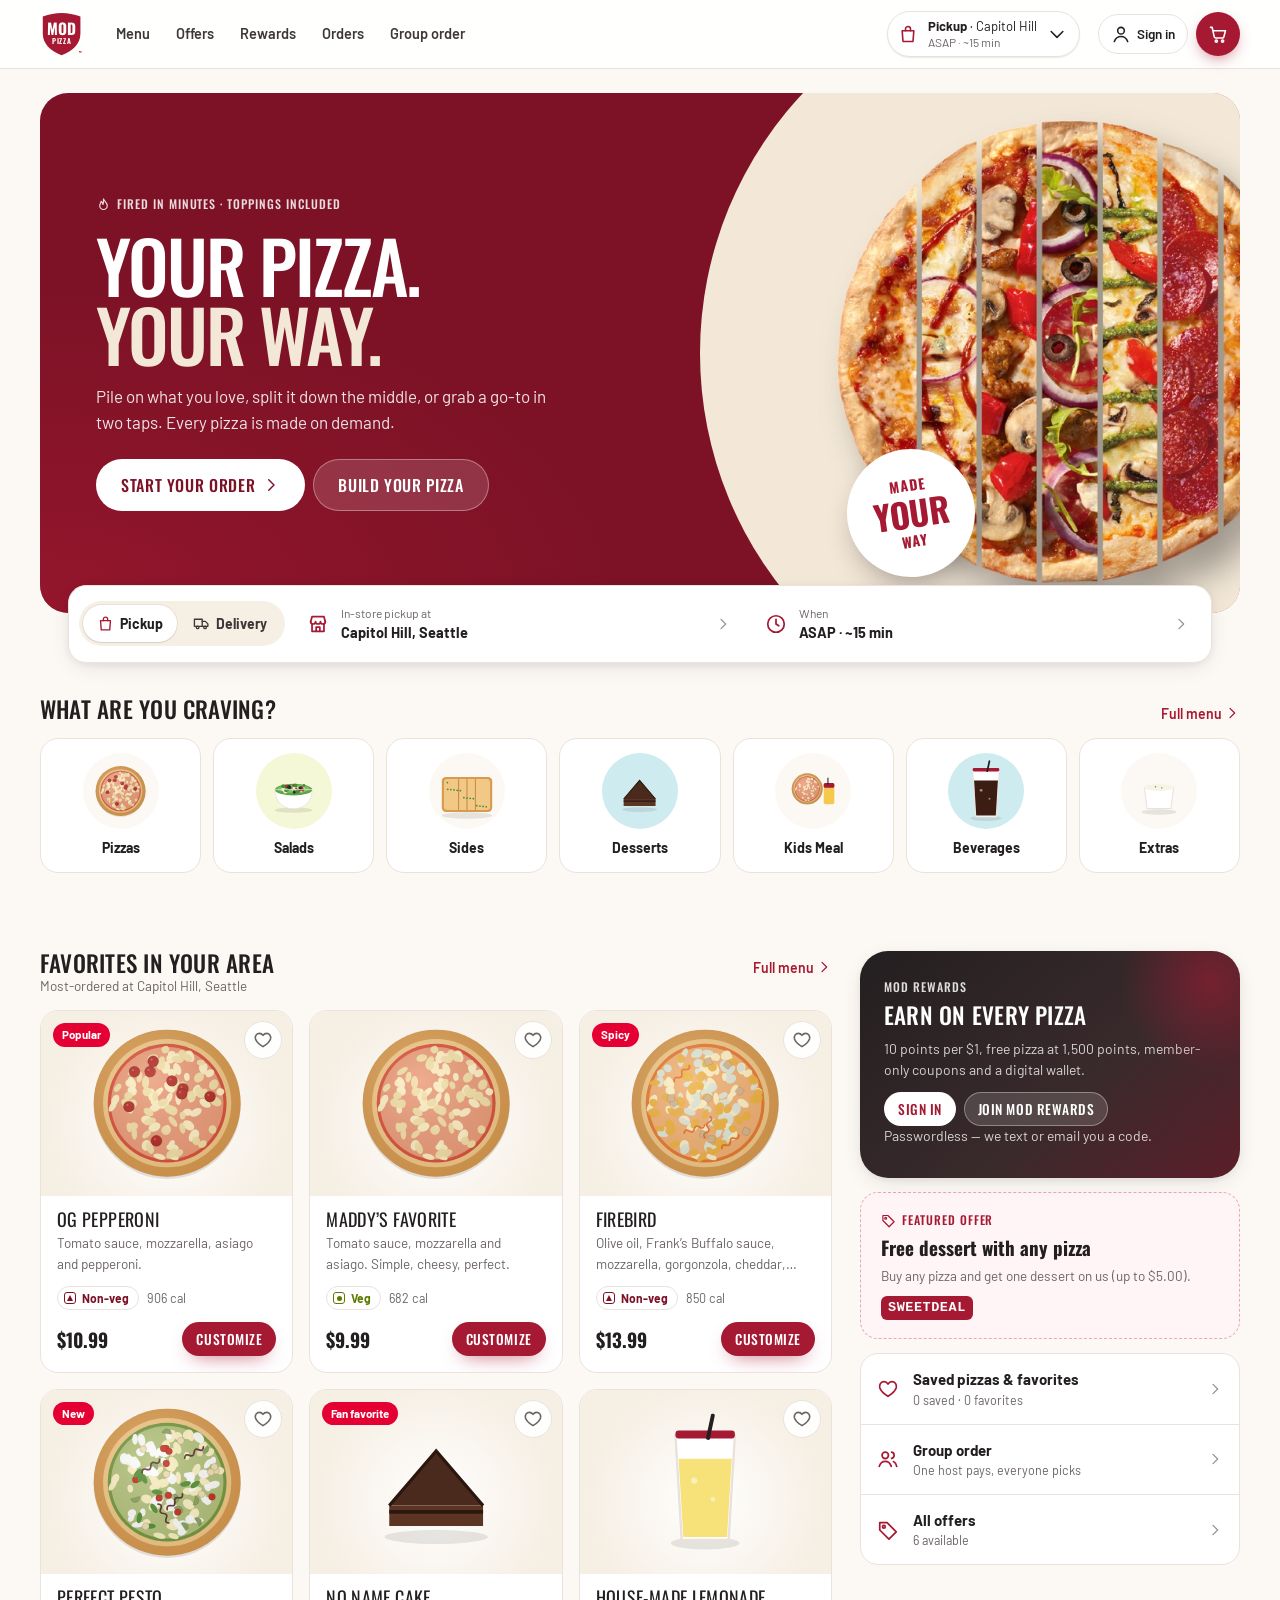
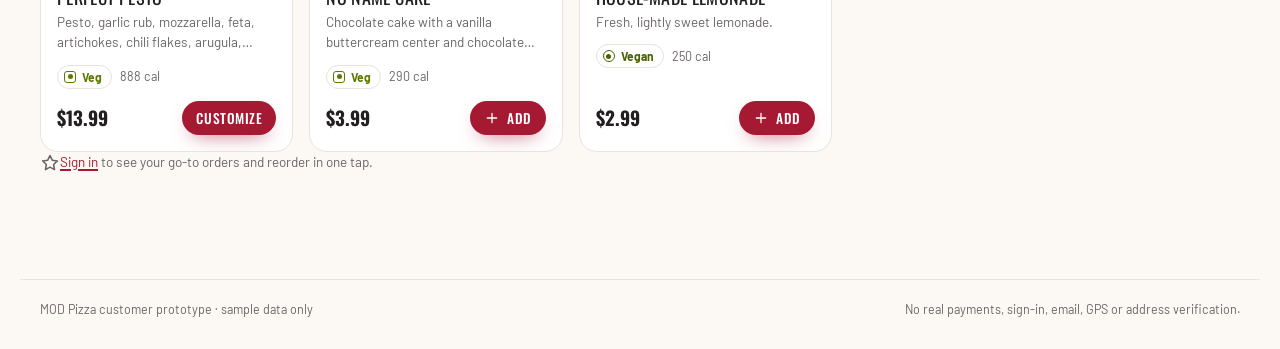
<file: index.html>
<!DOCTYPE html>
<html lang="en">
<head>
  <meta charset="utf-8">
  <meta name="viewport" content="width=device-width, initial-scale=1, viewport-fit=cover">
  <meta name="theme-color" content="#a61932">
  <meta name="description" content="MOD Pizza customer ordering prototype — browse, customize, order, track and earn rewards.">
  <title>MOD Pizza</title>
  <link rel="icon" href="favicon.svg">
  <link rel="preconnect" href="https://fonts.googleapis.com">
  <link rel="preconnect" href="https://fonts.gstatic.com" crossorigin>
  <link href="https://fonts.googleapis.com/css2?family=Oswald:wght@400;500;600;700&family=Barlow:wght@400;500;600;700&display=swap" rel="stylesheet">
  <link rel="stylesheet" href="css/styles.css">
</head>
<body>
  <a class="skip-link" href="#main" onclick="event.preventDefault();var m=document.getElementById('main');var h=m.querySelector('h1');(h||m).focus();">Skip to content</a>
  <header class="app-header" id="app-header"></header>
  <main id="main" tabindex="-1"></main>
  <footer class="app-footer">
    <span>MOD Pizza customer prototype · sample data only</span>
    <span>No real payments, sign-in, email, GPS or address verification.</span>
  </footer>
  <nav class="tabbar" id="tabbar" aria-label="Main"></nav>
  <div id="dialog-root"></div>
  <div id="toast-root" aria-hidden="true"></div>
  <div id="live-polite" class="sr-only" aria-live="polite" aria-atomic="true"></div>
  <div id="live-assertive" class="sr-only" aria-live="assertive" aria-atomic="true"></div>
  <noscript><p style="padding:24px">This prototype needs JavaScript enabled.</p></noscript>

  <script src="js/data.js"></script>
  <script src="js/core.js"></script>
  <script src="js/ui.js"></script>
  <script src="js/views.js"></script>
  <script src="js/builder.js"></script>
  <script src="js/app.js"></script>
  <script src="vendor/jspdf.umd.min.js" defer></script>
</body>
</html>
</file>
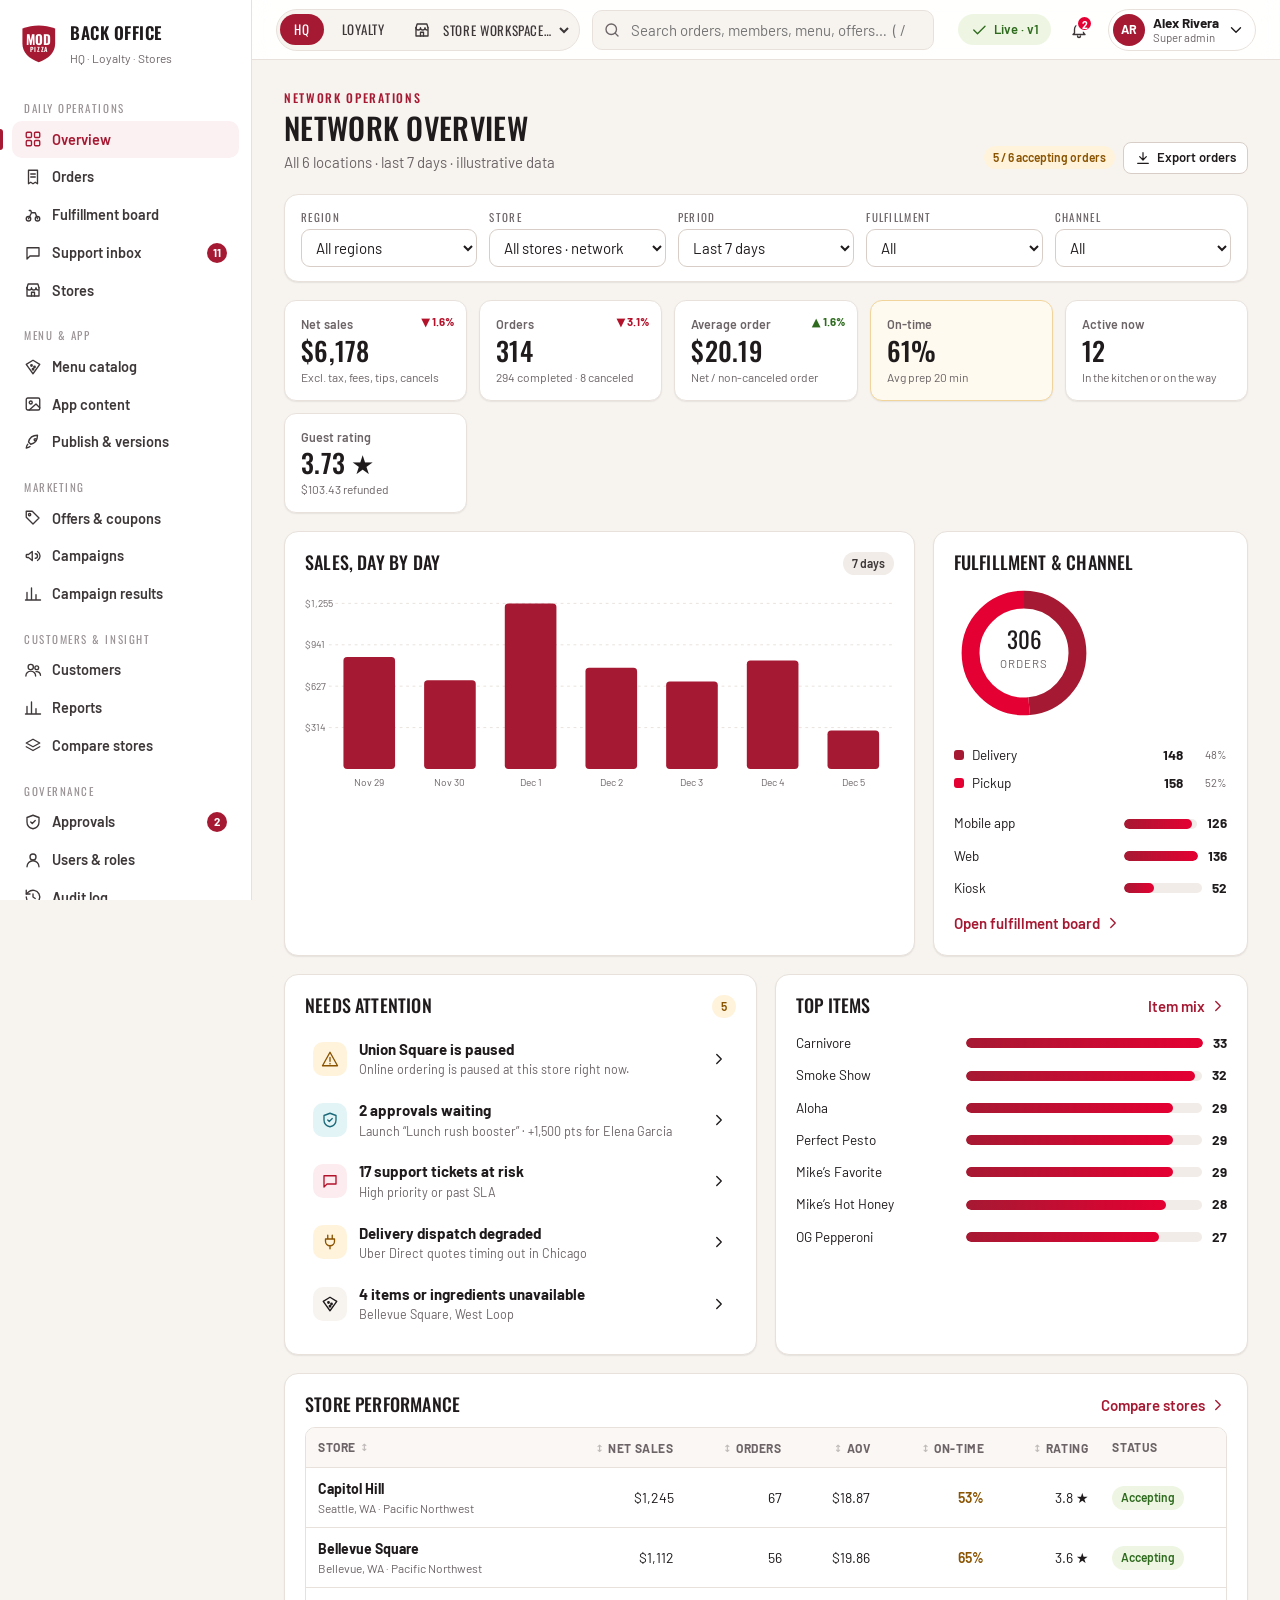
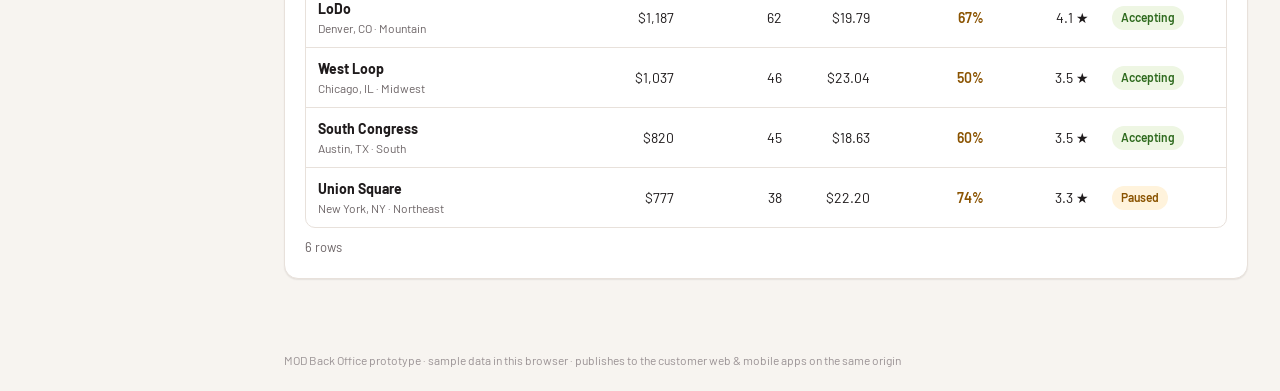
<file: backend/index.html>
<!DOCTYPE html>
<html lang="en">
<head>
  <meta charset="utf-8">
  <meta name="viewport" content="width=device-width, initial-scale=1">
  <meta name="theme-color" content="#a61932">
  <meta name="robots" content="noindex">
  <title>MOD Back Office</title>
  <link rel="icon" href="../favicon.svg">
  <link rel="preconnect" href="https://fonts.googleapis.com">
  <link rel="preconnect" href="https://fonts.gstatic.com" crossorigin>
  <link href="https://fonts.googleapis.com/css2?family=Oswald:wght@400;500;600;700&family=Barlow:wght@400;500;600;700&display=swap" rel="stylesheet">
  <link rel="stylesheet" href="css/admin.css">
</head>
<body>
  <a class="skip" href="#main">Skip to content</a>
  <div class="shell">
    <aside class="sidebar" id="sidebar" aria-label="Workspace navigation"></aside>
    <div class="nav-scrim" data-act="nav-toggle"></div>
    <div class="shell-col">
      <header class="topbar" id="topbar"></header>
      <main id="main" class="main" tabindex="-1"></main>
      <footer class="foot">MOD Back Office prototype · sample data in this browser · publishes to the customer web &amp; mobile apps on the same origin</footer>
    </div>
  </div>
  <div id="overlay" hidden></div>
  <div id="toasts" class="toasts" aria-live="polite"></div>
  <noscript><p style="padding:24px">The back office needs JavaScript.</p></noscript>

  <!-- Shared catalog (same file the customer apps load) -->
  <script src="../js/data.js"></script>
  <script src="js/seed.js"></script>
  <script src="js/core.js"></script>
  <script src="js/ui.js"></script>
  <script src="js/app.js"></script>
  <script src="js/hq-ops.js"></script>
  <script src="js/hq-catalog.js"></script>
  <script src="js/hq-gov.js"></script>
  <script src="js/loyalty.js"></script>
  <script src="js/store.js"></script>
</body>
</html>
</file>
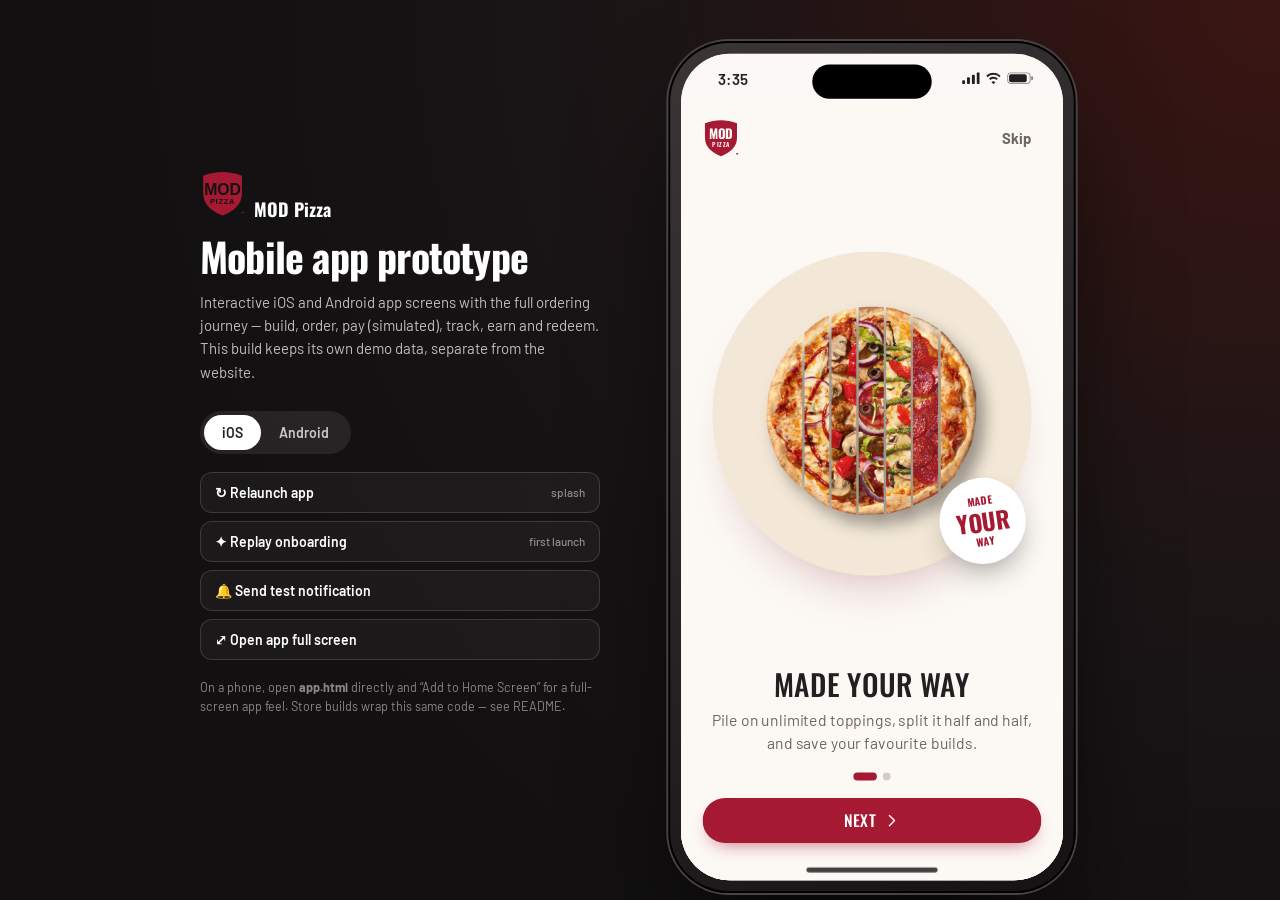
<file: mobile-app/index.html>
<!DOCTYPE html>
<html lang="en">
<head>
  <meta charset="utf-8">
  <meta name="viewport" content="width=device-width, initial-scale=1, viewport-fit=cover">
  <title>MOD Pizza app — device preview</title>
  <link rel="icon" href="favicon.svg">
  <link rel="preconnect" href="https://fonts.googleapis.com">
  <link href="https://fonts.googleapis.com/css2?family=Oswald:wght@400;500;600;700&family=Barlow:wght@400;500;600;700&display=swap" rel="stylesheet">
  <style>
    :root { --red: #a61932; --red-dark: #7d1226; --ink: #231f20; --cream: #f3e8d7; }
    * { box-sizing: border-box; }
    body { margin: 0; min-height: 100vh; font-family: 'Barlow', system-ui, sans-serif; color: #fff; background: radial-gradient(90% 120% at 100% 0%, #3a1512 0%, #1b1516 55%, #121011 100%); display: grid; grid-template-columns: minmax(280px, 400px) auto; justify-content: center; align-items: center; gap: 64px; padding: 32px; overflow: hidden; }
    .side h1 { font-family: 'Oswald', sans-serif; font-size: 40px; line-height: 1; margin: 14px 0 12px; letter-spacing: -.02em; }
    .side p { color: rgba(255, 255, 255, .72); line-height: 1.55; font-size: 15px; }
    .brand { display: inline-flex; align-items: baseline; gap: 6px; }
    .brand b { font-family: 'Oswald', sans-serif; background: var(--red); padding: 3px 10px 1px; border-radius: 9px; transform: rotate(-3deg); display: inline-block; font-size: 22px; }
    .brand span { font-family: 'Oswald', sans-serif; font-weight: 700; font-size: 18px; }
    .seg { display: inline-flex; background: rgba(255, 255, 255, .08); border-radius: 999px; padding: 4px; margin: 12px 0 18px; }
    .seg button { border: 0; background: none; color: rgba(255, 255, 255, .75); font: 600 14px 'Barlow', sans-serif; padding: 9px 18px; border-radius: 999px; cursor: pointer; }
    .seg button[aria-pressed="true"] { background: #fff; color: var(--ink); }
    .ctrls { display: grid; gap: 8px; }
    .ctrls button, .ctrls a { display: flex; align-items: center; gap: 10px; border: 1px solid rgba(255, 255, 255, .14); background: rgba(255, 255, 255, .04); color: #fff; font: 600 14px 'Barlow', sans-serif; padding: 11px 14px; border-radius: 12px; cursor: pointer; text-decoration: none; text-align: left; }
    .ctrls button:hover, .ctrls a:hover { background: rgba(255, 255, 255, .1); }
    .ctrls small { margin-left: auto; color: rgba(255, 255, 255, .5); font-weight: 500; }
    button:focus-visible, a:focus-visible { outline: 3px solid #fff; outline-offset: 2px; }
    .note { font-size: 12.5px !important; color: rgba(255, 255, 255, .5) !important; margin-top: 18px; }
    .stage { display: grid; place-items: center; height: calc(100vh - 64px); }
    .device { --w: 390px; --h: 844px; position: relative; width: calc(var(--w) + 26px); height: calc(var(--h) + 26px); border-radius: 62px; padding: 13px; background: linear-gradient(145deg, #3b3536, #151213); box-shadow: 0 0 0 2px #4a4344, 0 60px 120px -30px rgba(0, 0, 0, .8), inset 0 0 0 2px #000; transform-origin: center; }
    .device.android { border-radius: 44px; --h: 860px; }
    .screen { position: relative; width: var(--w); height: var(--h); border-radius: 50px; overflow: hidden; background: #fbf8f6; display: flex; flex-direction: column; }
    .android .screen { border-radius: 32px; }
    .status { flex: none; height: 50px; display: flex; align-items: center; justify-content: space-between; padding: 0 30px 0 38px; color: #231f20; font: 600 15.5px -apple-system, 'Barlow', sans-serif; background: #fbf8f6; position: relative; z-index: 2; }
    .android .status { height: 34px; padding: 0 20px; font: 500 13.5px 'Roboto', 'Barlow', sans-serif; background: #fff; }
    .island { position: absolute; left: 50%; top: 11px; transform: translateX(-50%); width: 122px; height: 35px; border-radius: 20px; background: #000; }
    .android .island { width: 12px; height: 12px; top: 11px; border-radius: 50%; }
    .status .icons { display: flex; gap: 6px; align-items: center; }
    .status svg { height: 12px; fill: #231f20; }
    iframe { flex: 1; width: 100%; border: 0; display: block; background: #fbf8f6; }
    .homebar { flex: none; height: 22px; display: grid; place-items: center; background: transparent; position: absolute; bottom: 0; left: 0; right: 0; pointer-events: none; z-index: 3; }
    .homebar span { width: 134px; height: 5px; border-radius: 99px; background: #231f20; opacity: .85; }
    .android .homebar span { width: 108px; height: 4px; }
    @media (max-width: 900px) { body { grid-template-columns: 1fr; padding: 0; } .side { display: none; } .stage { height: 100vh; } }
    @media (max-width: 500px) { body { display: block; } .stage { display: none; } }
  </style>
</head>
<body>
  <section class="side" aria-label="Preview controls">
    <span class="brand"><img src="favicon.svg" alt="MOD Pizza" width="48" height="46" referrerpolicy="no-referrer" onerror="this.outerHTML='<b>MOD</b>'"><span>MOD Pizza</span></span>
    <h1>Mobile app prototype</h1>
    <p>Interactive iOS and Android app screens with the full ordering journey — build, order, pay (simulated), track, earn and redeem. This build keeps its own demo data, separate from the website.</p>
    <div class="seg" role="group" aria-label="Platform"><button id="p-ios" aria-pressed="true">iOS</button><button id="p-android" aria-pressed="false">Android</button></div>
    <div class="ctrls">
      <button id="c-restart">↻ Relaunch app <small>splash</small></button>
      <button id="c-onboard">✦ Replay onboarding <small>first launch</small></button>
      <button id="c-push">🔔 Send test notification</button>
      <a id="c-full" href="app.html?standalone=1" target="_blank" rel="noopener">⤢ Open app full screen</a>
    </div>
    <p class="note">On a phone, open <strong>app.html</strong> directly and “Add to Home Screen” for a full-screen app feel. Store builds wrap this same code — see README.</p>
  </section>
  <div class="stage"><div class="device ios" id="device">
    <div class="screen">
      <div class="status" aria-hidden="true"><span id="clock">9:41</span><span class="island"></span>
        <span class="icons"><svg viewBox="0 0 18 12"><rect x="0" y="8" width="3" height="4" rx="1"/><rect x="5" y="5" width="3" height="7" rx="1"/><rect x="10" y="2.5" width="3" height="9.5" rx="1"/><rect x="15" y="0" width="3" height="12" rx="1"/></svg><svg viewBox="0 0 16 12"><path d="M8 2.5c2.3 0 4.4.9 6 2.4l1.3-1.4A10.6 10.6 0 0 0 8 .5C5.2.5 2.6 1.6.7 3.5L2 4.9a8.6 8.6 0 0 1 6-2.4zm0 4c1.2 0 2.3.5 3.1 1.2l1.4-1.4A6.5 6.5 0 0 0 8 4.5c-1.8 0-3.4.7-4.5 1.8l1.4 1.4A4.4 4.4 0 0 1 8 6.5zM8 12l2-2a2.8 2.8 0 0 0-4 0z"/></svg><svg viewBox="0 0 27 12"><rect x=".5" y=".5" width="23" height="11" rx="3" fill="none" stroke="#231f20" opacity=".5"/><rect x="2" y="2" width="18" height="8" rx="2"/><rect x="24.5" y="4" width="2" height="4" rx="1" opacity=".5"/></svg></span></div>
      <iframe id="app" title="MOD Pizza app" src="app.html?platform=ios"></iframe>
      <div class="homebar" aria-hidden="true"><span></span></div>
    </div>
  </div></div>
  <script>
    const frame = document.getElementById('app'), device = document.getElementById('device');
    let platform = 'ios';
    const hash = location.hash || '';
    const load = (extra) => { frame.src = `app.html?platform=${platform}${extra || ''}${hash && !extra ? hash : ''}`; };
    if (hash) load();
    function setPlatform(p) {
      platform = p; device.className = 'device ' + p;
      document.getElementById('p-ios').setAttribute('aria-pressed', p === 'ios'); document.getElementById('p-android').setAttribute('aria-pressed', p === 'android');
      let h = ''; try { h = frame.contentWindow.location.hash; } catch (e) { /* file:// frames can't be read */ }
      frame.src = `app.html?platform=${p}&nosplash=1` + h;
    }
    document.getElementById('p-ios').onclick = () => setPlatform('ios');
    document.getElementById('p-android').onclick = () => setPlatform('android');
    document.getElementById('c-restart').onclick = () => { frame.src = `app.html?platform=${platform}&r=${Date.now()}`; };
    document.getElementById('c-onboard').onclick = () => frame.contentWindow.postMessage({ type: 'mod:replay-onboarding' }, '*');
    document.getElementById('c-push').onclick = () => frame.contentWindow.postMessage({ type: 'mod:test-push' }, '*');
    function fit() { const s = Math.min(1, (innerHeight - 48) / device.offsetHeight, (innerWidth - (innerWidth > 900 ? 480 : 24)) / device.offsetWidth); device.style.transform = `scale(${s})`; }
    addEventListener('resize', fit); fit();
    const clock = document.getElementById('clock');
    const tick = () => { const d = new Date(); clock.textContent = d.toLocaleTimeString([], { hour: 'numeric', minute: '2-digit' }).replace(/\s?[AP]M/i, ''); };
    tick(); setInterval(tick, 15000);
    if (innerWidth <= 500) location.replace('app.html?standalone=1' + hash);
  </script>
</body>
</html>
</file>
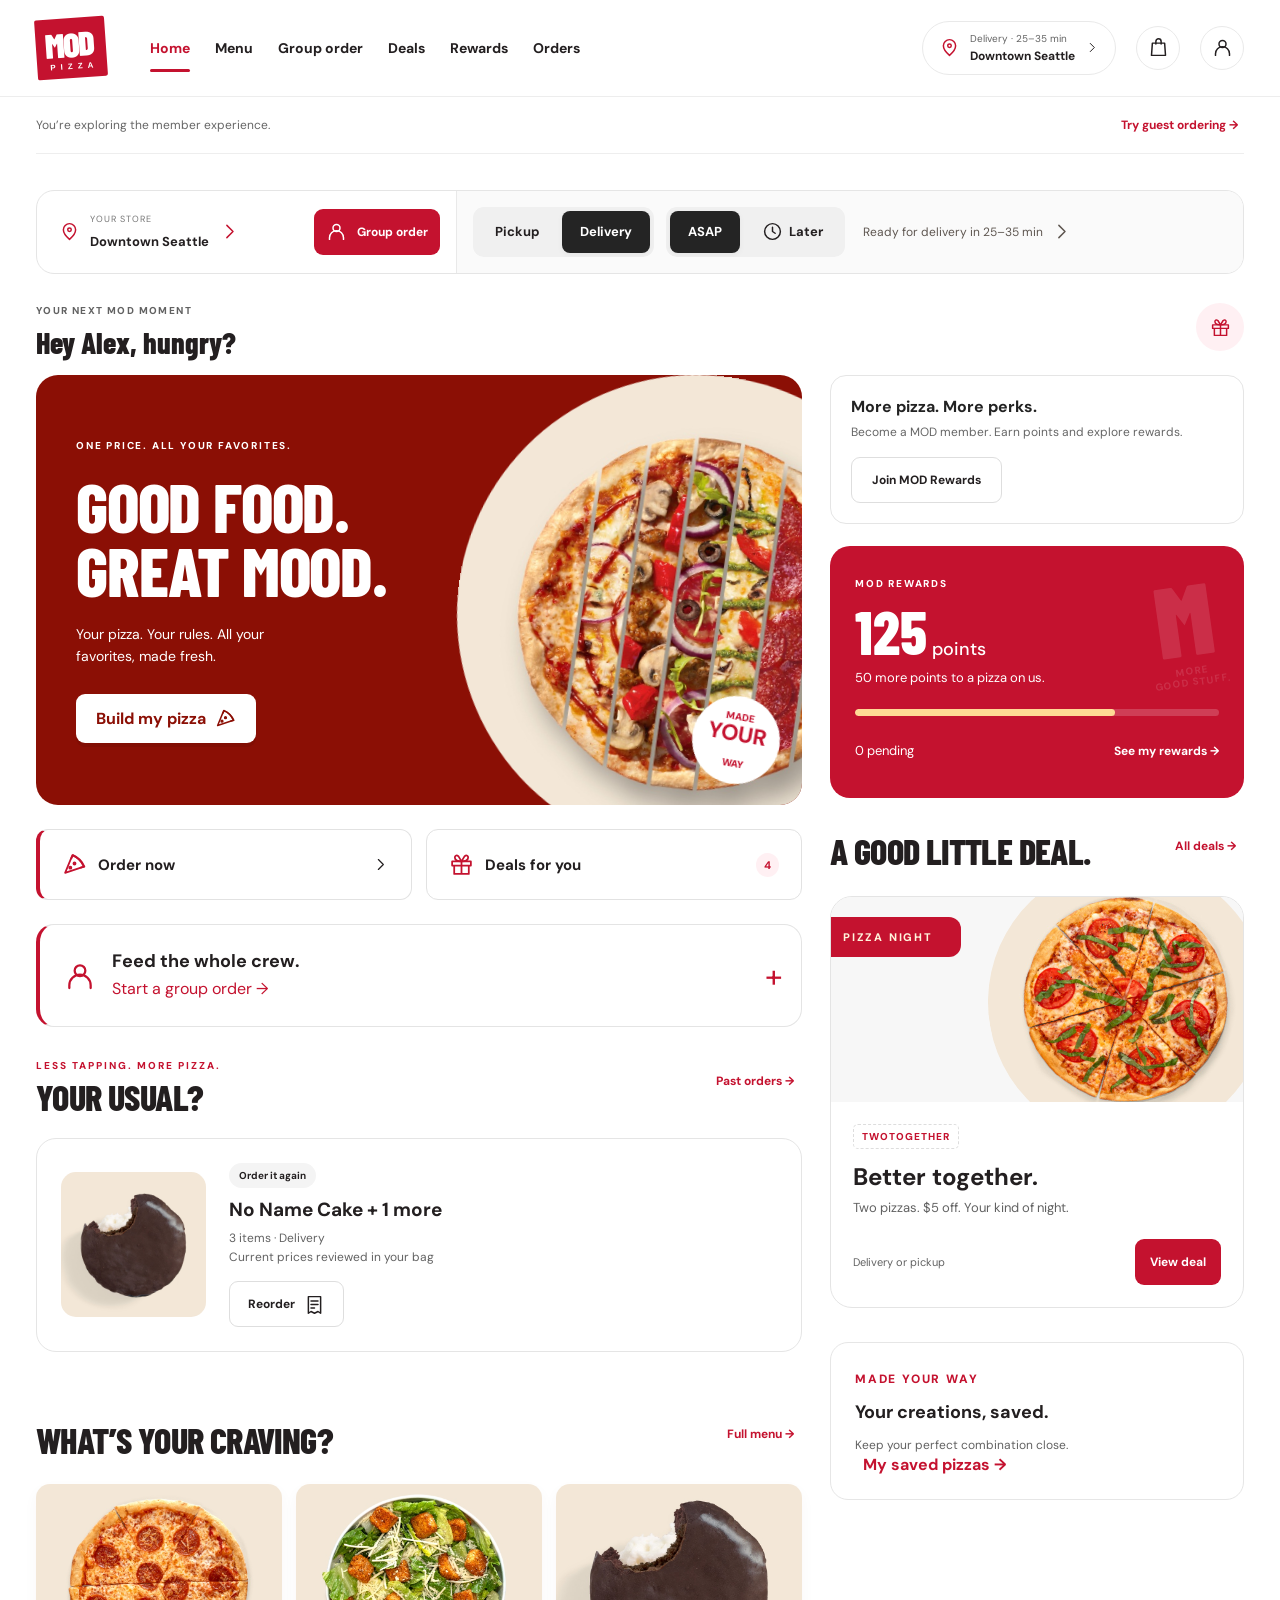
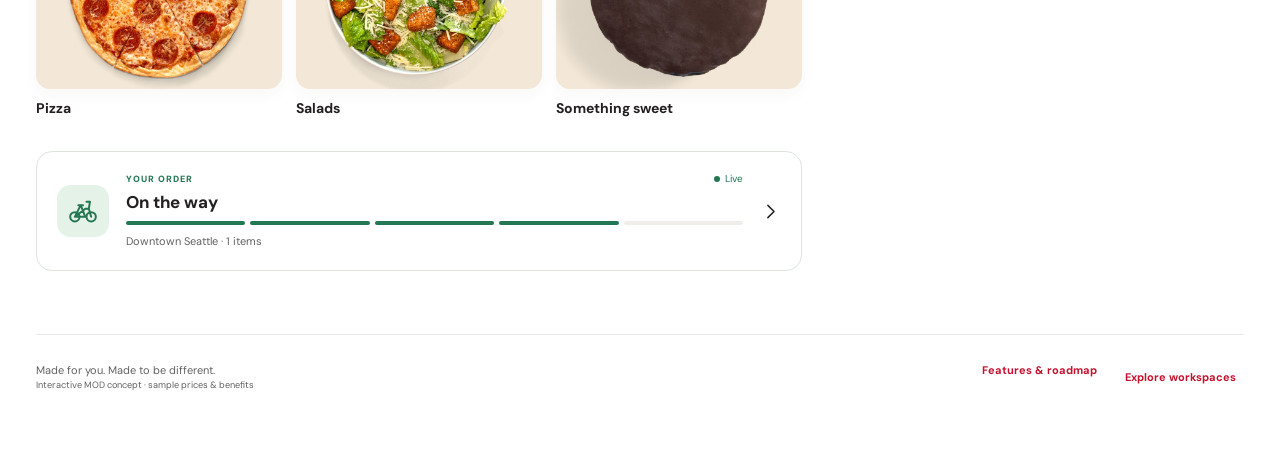
<file: old/index.html>
<!doctype html>
<html lang="en">
<head>
  <meta charset="UTF-8">
  <meta name="viewport" content="width=device-width, initial-scale=1, viewport-fit=cover">
  <meta name="theme-color" content="#c4122f">
  <meta name="description" content="MOD Pizza interactive ordering prototype. Build your pizza, explore rewards, and follow a simulated delivery.">
  <title>MOD Pizza · Made for you</title>
  <link rel="icon" href="data:image/svg+xml,%3Csvg xmlns='http://www.w3.org/2000/svg' viewBox='0 0 64 64'%3E%3Crect width='64' height='64' rx='12' fill='%23c4122f'/%3E%3Ctext x='32' y='45' text-anchor='middle' font-family='Arial' font-weight='900' font-size='42' fill='white'%3EM%3C/text%3E%3C/svg%3E">
  <link rel="stylesheet" href="styles.css">
  <link rel="stylesheet" href="app-experience.css">
  <link rel="stylesheet" href="consumer-refresh.css">
  <link rel="stylesheet" href="white-design.css">
  <script defer src="operations.js"></script>
  <script defer src="experience.js"></script>
  <script defer src="journeys.js"></script>
  <script defer src="workspaces.js"></script>
  <script defer src="catalog.js"></script>
  <script defer src="loyalty.js"></script>
  <script defer src="groups.js"></script>
  <script defer src="discovery.js"></script>
  <script defer src="stakeholder.js"></script>
  <script defer src="ordering-ui.js"></script>
  <script defer src="membership.js"></script>
  <script defer src="hq-authoring.js"></script>
  <script defer src="consumer-refresh.js"></script>
  <script defer src="guest-experience.js"></script>
  <script defer src="half-pizza.js"></script>
  <script defer src="review-upgrades.js"></script>
  <script defer src="app.js"></script>
</head>
<body>
  <a class="skip" href="#main">Skip to content</a>
  <div id="app"></div>
  <dialog id="modal" aria-labelledby="dialog-title"></dialog>
  <div id="toast" role="status" aria-live="polite"></div>
</body>
</html>
</file>
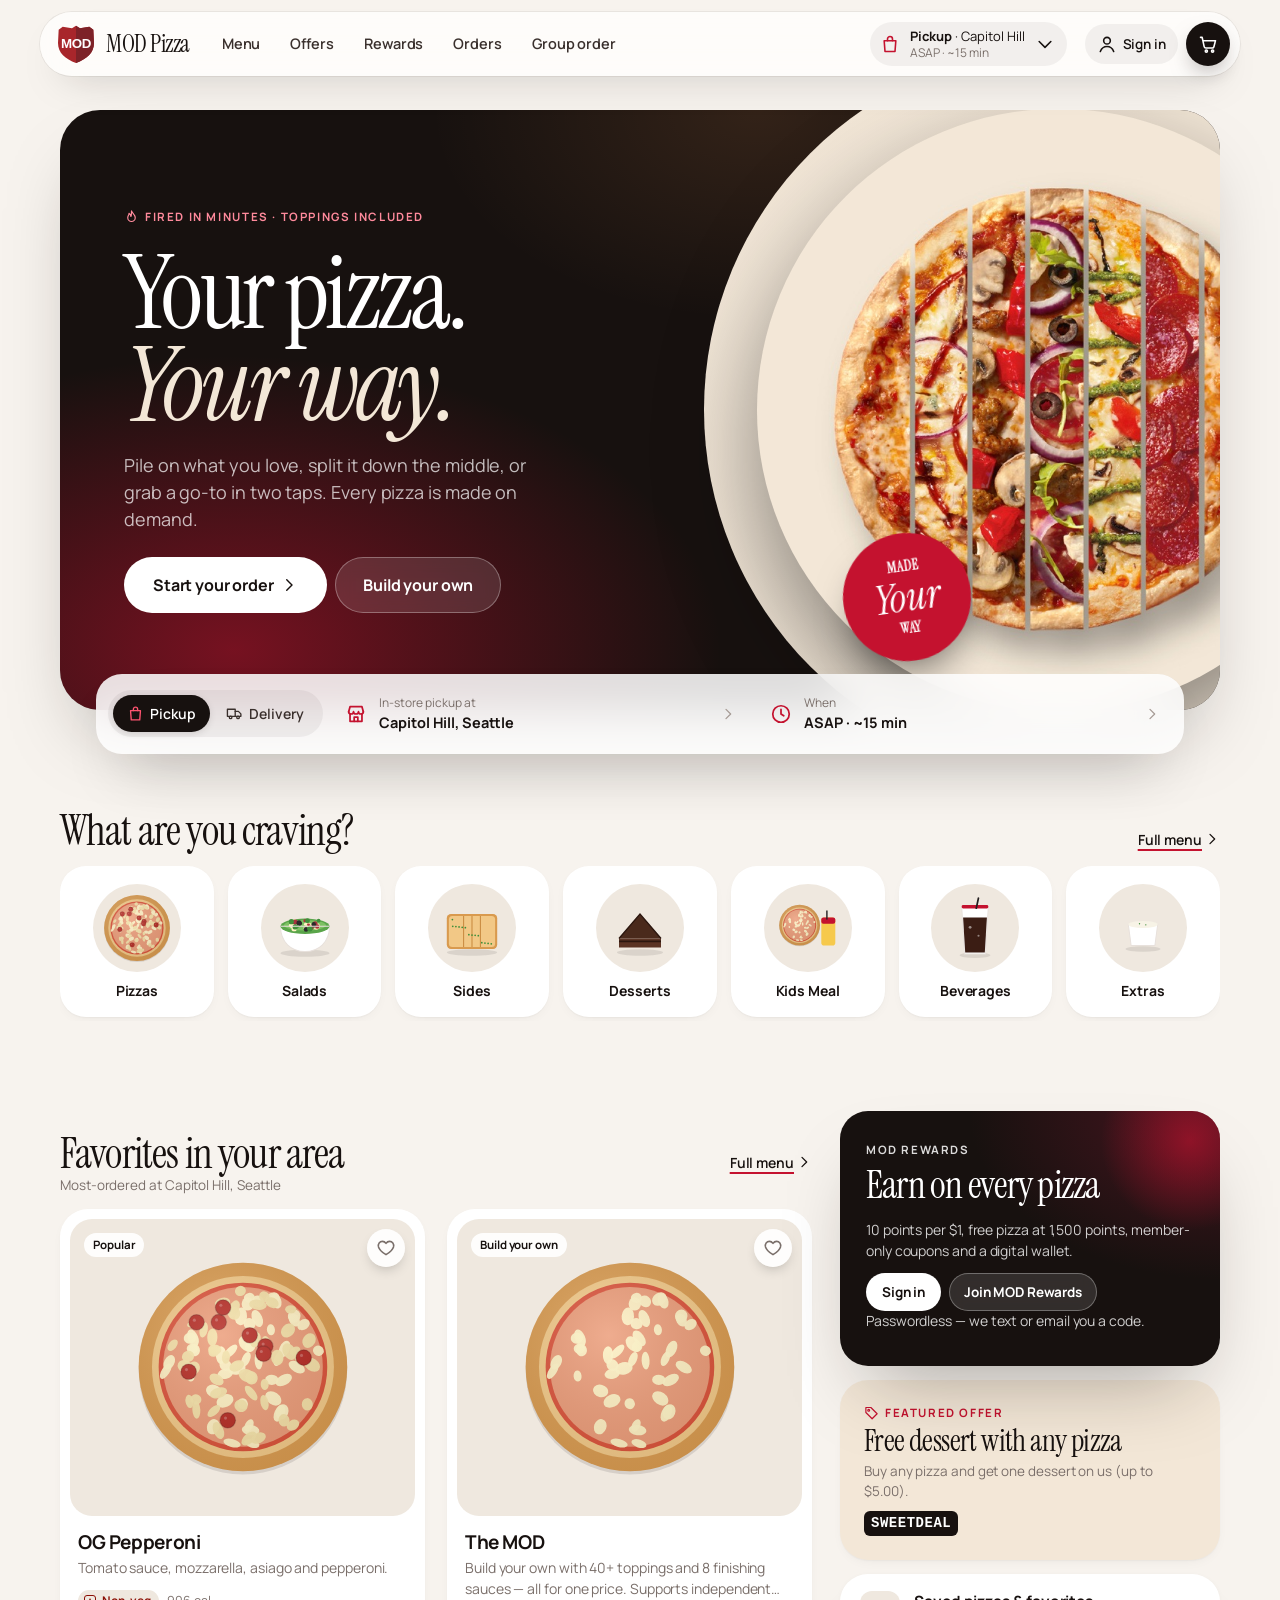
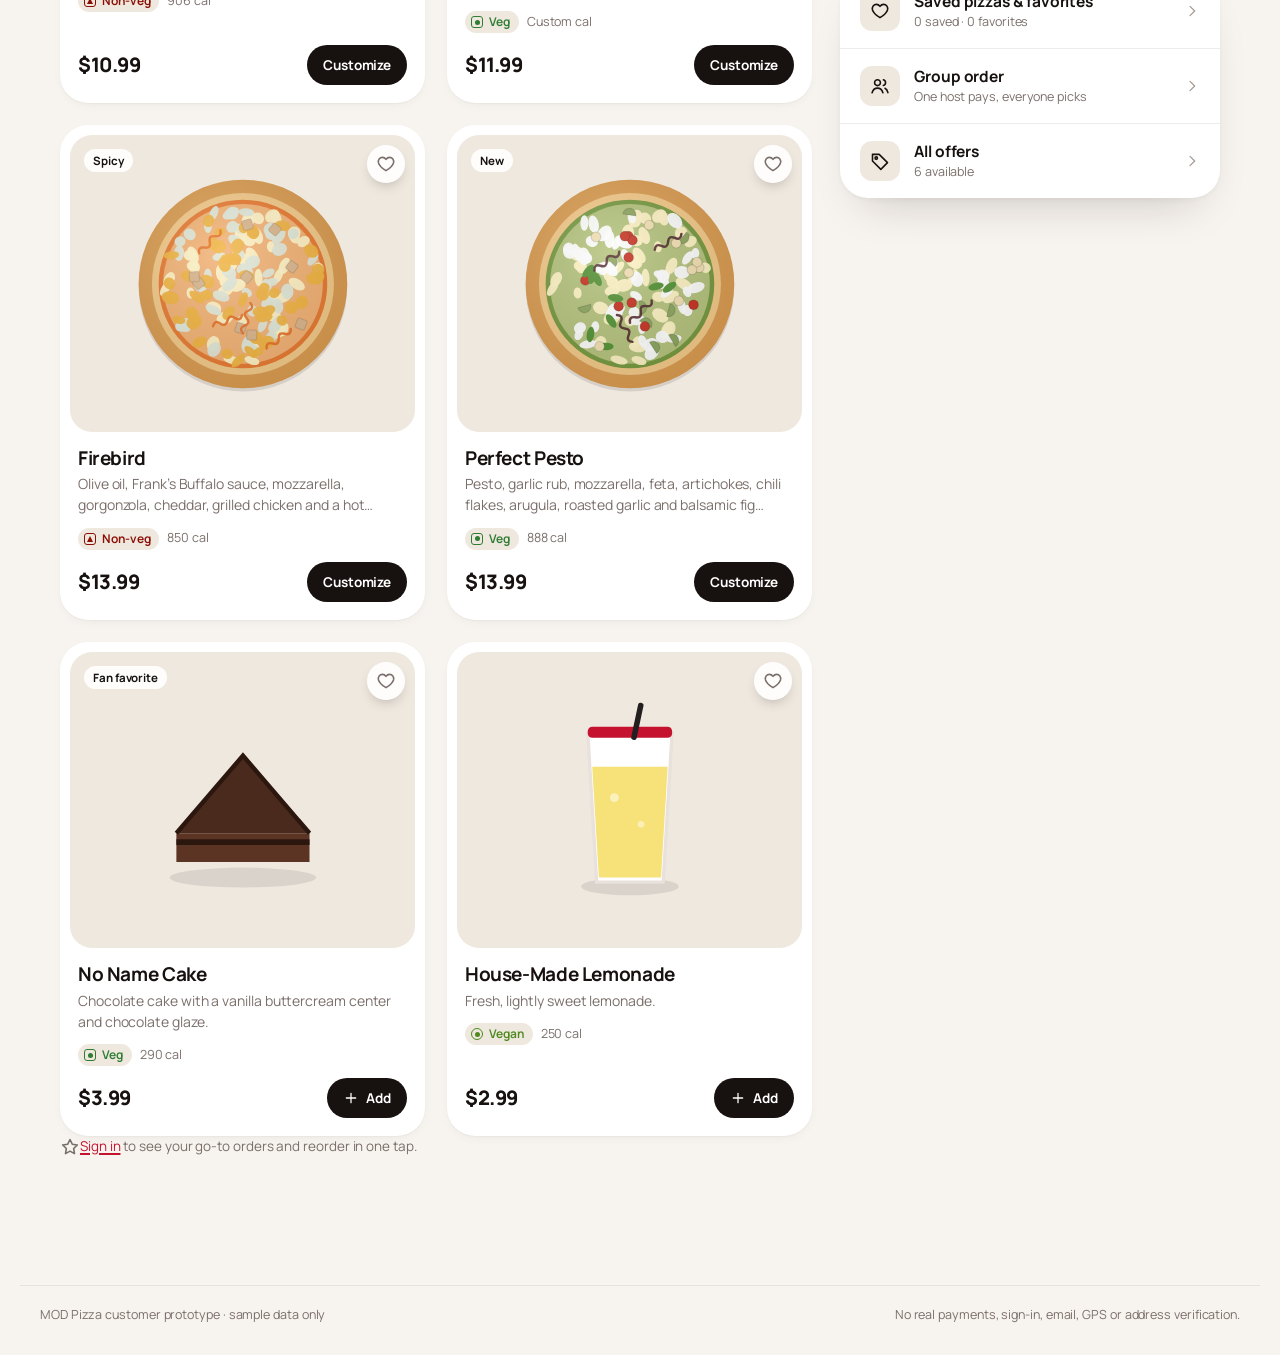
<file: version-3/index.html>
<!DOCTYPE html>
<html lang="en">
<head>
  <meta charset="utf-8">
  <meta name="viewport" content="width=device-width, initial-scale=1, viewport-fit=cover">
  <meta name="theme-color" content="#17110f">
  <meta name="description" content="MOD Pizza customer ordering prototype — browse, customize, order, track and earn rewards.">
  <title>MOD Pizza · v3</title>
  <link rel="icon" href="https://upload.wikimedia.org/wikipedia/en/thumb/2/2b/MOD_Pizza_logo.svg/960px-MOD_Pizza_logo.svg.png">
  <link rel="preconnect" href="https://fonts.googleapis.com">
  <link rel="preconnect" href="https://fonts.gstatic.com" crossorigin>
  <link href="https://fonts.googleapis.com/css2?family=Bricolage+Grotesque:opsz,wght@12..96,600;12..96,700;12..96,800&family=Inter:wght@400;500;600;700&display=swap" rel="stylesheet">
  <link rel="stylesheet" href="css/styles.css">
  <link href="https://fonts.googleapis.com/css2?family=Instrument+Serif:ital@0;1&family=Manrope:wght@400;500;600;700;800&display=swap" rel="stylesheet">
  <link rel="stylesheet" href="css/modern.css">
</head>
<body>
  <a class="skip-link" href="#main" onclick="event.preventDefault();var m=document.getElementById('main');var h=m.querySelector('h1');(h||m).focus();">Skip to content</a>
  <header class="app-header" id="app-header"></header>
  <main id="main" tabindex="-1"></main>
  <footer class="app-footer">
    <span>MOD Pizza customer prototype · sample data only</span>
    <span>No real payments, sign-in, email, GPS or address verification.</span>
  </footer>
  <nav class="tabbar" id="tabbar" aria-label="Main"></nav>
  <div id="dialog-root"></div>
  <div id="toast-root" aria-hidden="true"></div>
  <div id="live-polite" class="sr-only" aria-live="polite" aria-atomic="true"></div>
  <div id="live-assertive" class="sr-only" aria-live="assertive" aria-atomic="true"></div>
  <noscript><p style="padding:24px">This prototype needs JavaScript enabled.</p></noscript>

  <script src="js/data.js"></script>
  <script src="js/core.js"></script>
  <script src="js/ui.js"></script>
  <script src="js/views.js"></script>
  <script src="js/builder.js"></script>
  <script src="js/app.js"></script>
  <script src="vendor/jspdf.umd.min.js" defer></script>
</body>
</html>
</file>
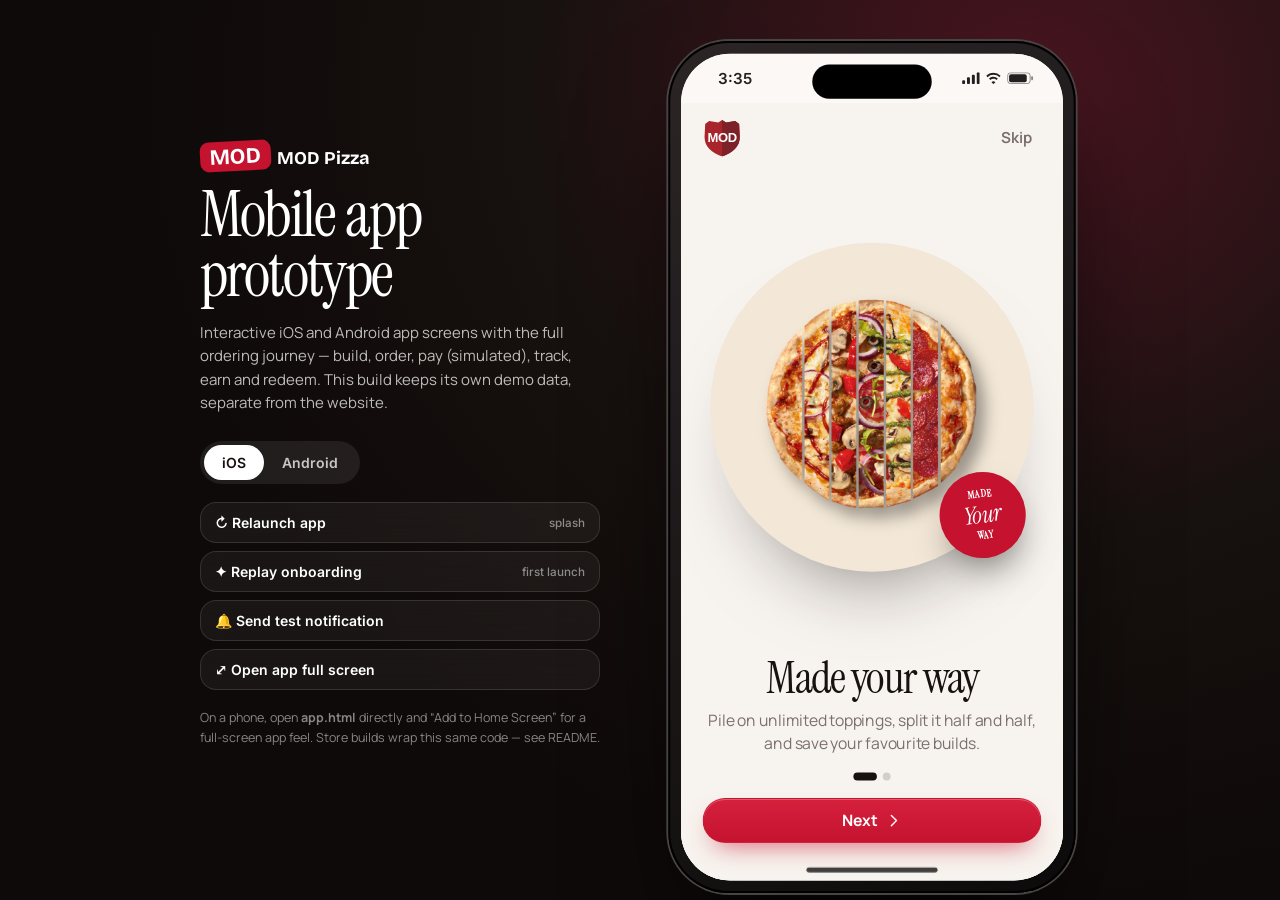
<file: version-3/mobile-app/index.html>
<!DOCTYPE html>
<html lang="en">
<head>
  <meta charset="utf-8">
  <meta name="viewport" content="width=device-width, initial-scale=1, viewport-fit=cover">
  <title>MOD Pizza app — device preview</title>
  <link rel="icon" href="https://upload.wikimedia.org/wikipedia/en/thumb/2/2b/MOD_Pizza_logo.svg/960px-MOD_Pizza_logo.svg.png">
  <link rel="preconnect" href="https://fonts.googleapis.com">
  <link href="https://fonts.googleapis.com/css2?family=Instrument+Serif&family=Manrope:wght@400;600;700&display=swap" rel="stylesheet">
  <link href="https://fonts.googleapis.com/css2?family=Bricolage+Grotesque:opsz,wght@12..96,700;12..96,800&family=Inter:wght@400;500;600;700&display=swap" rel="stylesheet">
  <style>
    :root { --red: #c4122f; --red-dark: #8b0f05; --ink: #231f20; --cream: #f3e7d7; }
    * { box-sizing: border-box; }
    body { margin: 0; min-height: 100vh; font-family: 'Inter', system-ui, sans-serif; color: #fff; background: radial-gradient(90% 120% at 100% 0%, #3a1512 0%, #1b1516 55%, #121011 100%); display: grid; grid-template-columns: minmax(280px, 400px) auto; justify-content: center; align-items: center; gap: 64px; padding: 32px; overflow: hidden; }
    .side h1 { font-family: 'Bricolage Grotesque', sans-serif; font-size: 40px; line-height: 1; margin: 14px 0 12px; letter-spacing: -.02em; }
    .side p { color: rgba(255, 255, 255, .72); line-height: 1.55; font-size: 15px; }
    .brand { display: inline-flex; align-items: baseline; gap: 6px; }
    .brand b { font-family: 'Bricolage Grotesque', sans-serif; background: var(--red); padding: 3px 10px 1px; border-radius: 9px; transform: rotate(-3deg); display: inline-block; font-size: 22px; }
    .brand span { font-family: 'Bricolage Grotesque', sans-serif; font-weight: 700; font-size: 18px; }
    .seg { display: inline-flex; background: rgba(255, 255, 255, .08); border-radius: 999px; padding: 4px; margin: 12px 0 18px; }
    .seg button { border: 0; background: none; color: rgba(255, 255, 255, .75); font: 600 14px 'Inter', sans-serif; padding: 9px 18px; border-radius: 999px; cursor: pointer; }
    .seg button[aria-pressed="true"] { background: #fff; color: var(--ink); }
    .ctrls { display: grid; gap: 8px; }
    .ctrls button, .ctrls a { display: flex; align-items: center; gap: 10px; border: 1px solid rgba(255, 255, 255, .14); background: rgba(255, 255, 255, .04); color: #fff; font: 600 14px 'Inter', sans-serif; padding: 11px 14px; border-radius: 12px; cursor: pointer; text-decoration: none; text-align: left; }
    .ctrls button:hover, .ctrls a:hover { background: rgba(255, 255, 255, .1); }
    .ctrls small { margin-left: auto; color: rgba(255, 255, 255, .5); font-weight: 500; }
    button:focus-visible, a:focus-visible { outline: 3px solid #fff; outline-offset: 2px; }
    .note { font-size: 12.5px !important; color: rgba(255, 255, 255, .5) !important; margin-top: 18px; }
    .stage { display: grid; place-items: center; height: calc(100vh - 64px); }
    .device { --w: 390px; --h: 844px; position: relative; width: calc(var(--w) + 26px); height: calc(var(--h) + 26px); border-radius: 62px; padding: 13px; background: linear-gradient(145deg, #3b3536, #151213); box-shadow: 0 0 0 2px #4a4344, 0 60px 120px -30px rgba(0, 0, 0, .8), inset 0 0 0 2px #000; transform-origin: center; }
    .device.android { border-radius: 44px; --h: 860px; }
    .screen { position: relative; width: var(--w); height: var(--h); border-radius: 50px; overflow: hidden; background: #fbf8f6; display: flex; flex-direction: column; }
    .android .screen { border-radius: 32px; }
    .status { flex: none; height: 50px; display: flex; align-items: center; justify-content: space-between; padding: 0 30px 0 38px; color: #231f20; font: 600 15.5px -apple-system, 'Inter', sans-serif; background: #fbf8f6; position: relative; z-index: 2; }
    .android .status { height: 34px; padding: 0 20px; font: 500 13.5px 'Roboto', 'Inter', sans-serif; background: #fff; }
    .island { position: absolute; left: 50%; top: 11px; transform: translateX(-50%); width: 122px; height: 35px; border-radius: 20px; background: #000; }
    .android .island { width: 12px; height: 12px; top: 11px; border-radius: 50%; }
    .status .icons { display: flex; gap: 6px; align-items: center; }
    .status svg { height: 12px; fill: #231f20; }
    iframe { flex: 1; width: 100%; border: 0; display: block; background: #fbf8f6; }
    .homebar { flex: none; height: 22px; display: grid; place-items: center; background: transparent; position: absolute; bottom: 0; left: 0; right: 0; pointer-events: none; z-index: 3; }
    .homebar span { width: 134px; height: 5px; border-radius: 99px; background: #231f20; opacity: .85; }
    .android .homebar span { width: 108px; height: 4px; }
    @media (max-width: 900px) { body { grid-template-columns: 1fr; padding: 0; } .side { display: none; } .stage { height: 100vh; } }
    @media (max-width: 500px) { body { display: block; } .stage { display: none; } }
      /* v3 modern preview */
    body { background: radial-gradient(70% 90% at 80% 10%, #4a1520 0%, #17110f 55%, #0e0a09 100%); font-family: 'Manrope', 'Inter', sans-serif; }
    .side h1 { font-family: 'Instrument Serif', serif; font-weight: 400; font-size: 64px; letter-spacing: -.03em; line-height: .95; }
    .seg button[aria-pressed="true"] { background: #fff; color: #17110f; }
    .ctrls button, .ctrls a { border-color: rgba(255,255,255,.12); background: rgba(255,255,255,.05); backdrop-filter: blur(10px); border-radius: 16px; }
    .device { background: linear-gradient(145deg, #2b2526, #0c0a0a); }
  </style>
</head>
<body>
  <section class="side" aria-label="Preview controls">
    <span class="brand"><img src="https://upload.wikimedia.org/wikipedia/en/thumb/2/2b/MOD_Pizza_logo.svg/960px-MOD_Pizza_logo.svg.png" alt="MOD Pizza" width="48" height="46" referrerpolicy="no-referrer" onerror="this.outerHTML='<b>MOD</b>'"><span>MOD Pizza</span></span>
    <h1>Mobile app prototype</h1>
    <p>Interactive iOS and Android app screens with the full ordering journey — build, order, pay (simulated), track, earn and redeem. This build keeps its own demo data, separate from the website.</p>
    <div class="seg" role="group" aria-label="Platform"><button id="p-ios" aria-pressed="true">iOS</button><button id="p-android" aria-pressed="false">Android</button></div>
    <div class="ctrls">
      <button id="c-restart">↻ Relaunch app <small>splash</small></button>
      <button id="c-onboard">✦ Replay onboarding <small>first launch</small></button>
      <button id="c-push">🔔 Send test notification</button>
      <a id="c-full" href="app.html?standalone=1" target="_blank" rel="noopener">⤢ Open app full screen</a>
    </div>
    <p class="note">On a phone, open <strong>app.html</strong> directly and “Add to Home Screen” for a full-screen app feel. Store builds wrap this same code — see README.</p>
  </section>
  <div class="stage"><div class="device ios" id="device">
    <div class="screen">
      <div class="status" aria-hidden="true"><span id="clock">9:41</span><span class="island"></span>
        <span class="icons"><svg viewBox="0 0 18 12"><rect x="0" y="8" width="3" height="4" rx="1"/><rect x="5" y="5" width="3" height="7" rx="1"/><rect x="10" y="2.5" width="3" height="9.5" rx="1"/><rect x="15" y="0" width="3" height="12" rx="1"/></svg><svg viewBox="0 0 16 12"><path d="M8 2.5c2.3 0 4.4.9 6 2.4l1.3-1.4A10.6 10.6 0 0 0 8 .5C5.2.5 2.6 1.6.7 3.5L2 4.9a8.6 8.6 0 0 1 6-2.4zm0 4c1.2 0 2.3.5 3.1 1.2l1.4-1.4A6.5 6.5 0 0 0 8 4.5c-1.8 0-3.4.7-4.5 1.8l1.4 1.4A4.4 4.4 0 0 1 8 6.5zM8 12l2-2a2.8 2.8 0 0 0-4 0z"/></svg><svg viewBox="0 0 27 12"><rect x=".5" y=".5" width="23" height="11" rx="3" fill="none" stroke="#231f20" opacity=".5"/><rect x="2" y="2" width="18" height="8" rx="2"/><rect x="24.5" y="4" width="2" height="4" rx="1" opacity=".5"/></svg></span></div>
      <iframe id="app" title="MOD Pizza app" src="app.html?platform=ios"></iframe>
      <div class="homebar" aria-hidden="true"><span></span></div>
    </div>
  </div></div>
  <script>
    const frame = document.getElementById('app'), device = document.getElementById('device');
    let platform = 'ios';
    const hash = location.hash || '';
    const load = (extra) => { frame.src = `app.html?platform=${platform}${extra || ''}${hash && !extra ? hash : ''}`; };
    if (hash) load();
    function setPlatform(p) {
      platform = p; device.className = 'device ' + p;
      document.getElementById('p-ios').setAttribute('aria-pressed', p === 'ios'); document.getElementById('p-android').setAttribute('aria-pressed', p === 'android');
      let h = ''; try { h = frame.contentWindow.location.hash; } catch (e) { /* file:// frames can't be read */ }
      frame.src = `app.html?platform=${p}&nosplash=1` + h;
    }
    document.getElementById('p-ios').onclick = () => setPlatform('ios');
    document.getElementById('p-android').onclick = () => setPlatform('android');
    document.getElementById('c-restart').onclick = () => { frame.src = `app.html?platform=${platform}&r=${Date.now()}`; };
    document.getElementById('c-onboard').onclick = () => frame.contentWindow.postMessage({ type: 'mod:replay-onboarding' }, '*');
    document.getElementById('c-push').onclick = () => frame.contentWindow.postMessage({ type: 'mod:test-push' }, '*');
    function fit() { const s = Math.min(1, (innerHeight - 48) / device.offsetHeight, (innerWidth - (innerWidth > 900 ? 480 : 24)) / device.offsetWidth); device.style.transform = `scale(${s})`; }
    addEventListener('resize', fit); fit();
    const clock = document.getElementById('clock');
    const tick = () => { const d = new Date(); clock.textContent = d.toLocaleTimeString([], { hour: 'numeric', minute: '2-digit' }).replace(/\s?[AP]M/i, ''); };
    tick(); setInterval(tick, 15000);
    if (innerWidth <= 500) location.replace('app.html?standalone=1' + hash);
  </script>
</body>
</html>
</file>
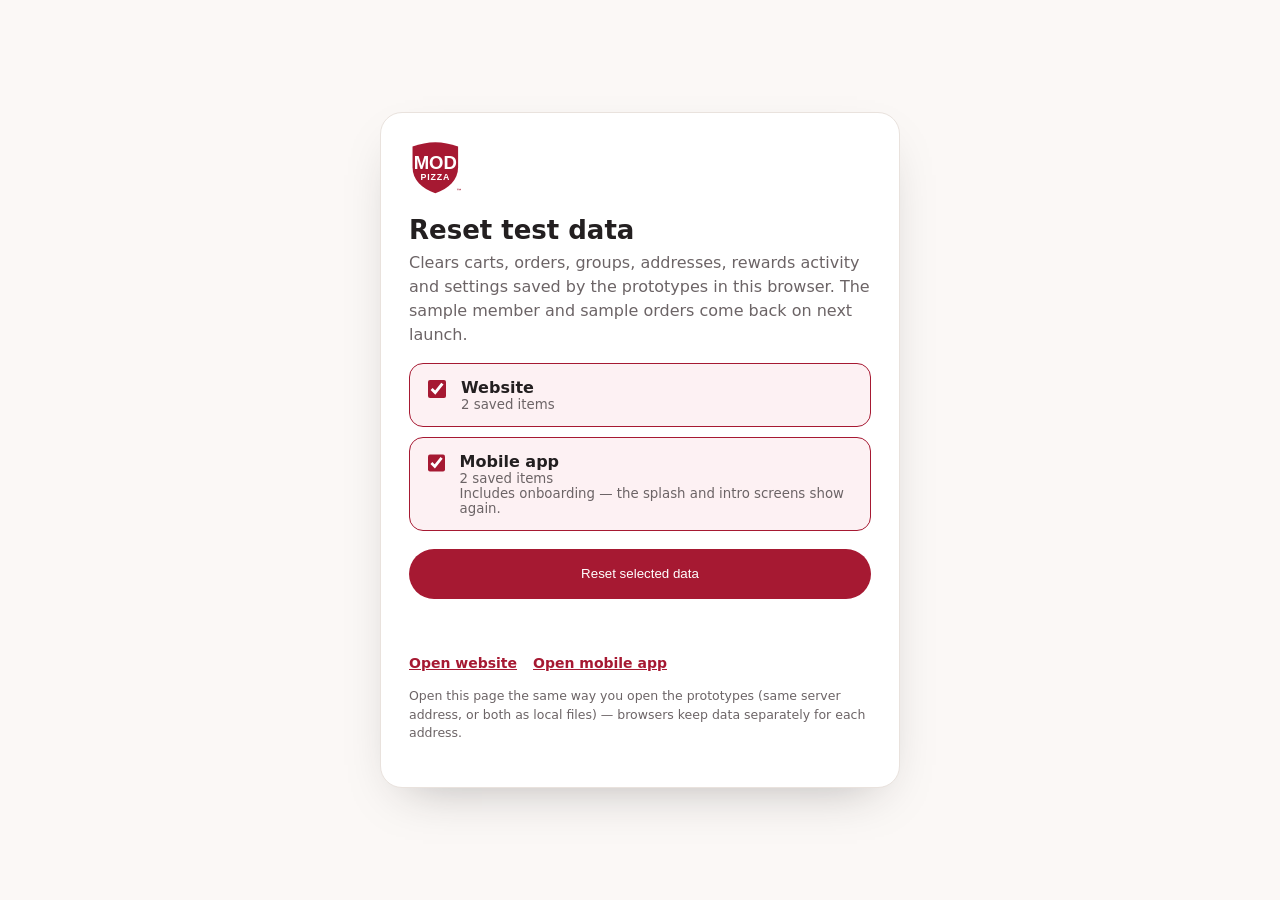
<file: reset.html>
<!DOCTYPE html>
<html lang="en">
<head>
  <meta charset="utf-8">
  <meta name="viewport" content="width=device-width, initial-scale=1">
  <title>Reset MOD test data</title>
  <style>
    :root { --red: #a61932; --red-dark: #7d1226; --ink: #231f20; --line: #e9e2dd; --muted: #6c6466; --ok: #1d7a4b; }
    * { box-sizing: border-box; }
    body { margin: 0; min-height: 100vh; display: grid; place-items: center; padding: 24px; font-family: 'Barlow', system-ui, -apple-system, 'Segoe UI', sans-serif; color: var(--ink); background: #fbf8f6; }
    .card { width: min(520px, 100%); background: #fff; border: 1px solid var(--line); border-radius: 22px; padding: 28px; box-shadow: 0 20px 50px -25px rgba(35, 31, 32, .35); }
    .brand { display: inline-block; font-weight: 800; font-size: 20px; background: var(--red); color: #fff; padding: 3px 10px 1px; border-radius: 9px; transform: rotate(-3deg); }
    h1 { font-size: 26px; margin: 16px 0 6px; }
    p { color: var(--muted); line-height: 1.5; margin: 0 0 16px; }
    label.opt { display: flex; gap: 12px; align-items: flex-start; border: 1.5px solid var(--line); border-radius: 14px; padding: 14px; margin-bottom: 10px; cursor: pointer; }
    label.opt:has(input:checked) { border-color: var(--red); background: #fdf1f3; }
    label.opt input { width: 18px; height: 18px; accent-color: var(--red); margin-top: 2px; }
    label.opt span { display: flex; flex-direction: column; } label.opt small { color: var(--muted); }
    button { width: 100%; margin-top: 8px; min-height: 50px; border: 0; border-radius: 999px; background: var(--red); color: #fff; font: 700 16px inherit; cursor: pointer; }
    button:hover { background: var(--red-dark); } button:disabled { opacity: .5; cursor: not-allowed; }
    button:focus-visible, input:focus-visible { outline: 3px solid var(--ink); outline-offset: 2px; }
    #result { margin-top: 16px; font-weight: 600; min-height: 1.5em; }
    #result.ok { color: var(--ok); } #result.err { color: var(--red); }
    .links { display: flex; gap: 16px; margin-top: 14px; font-size: 14px; } .links a { color: var(--red); font-weight: 600; }
    .tiny { font-size: 12.5px; }
  </style>
</head>
<body>
  <main class="card">
    <img src="favicon.svg" alt="MOD Pizza" width="56" height="54" referrerpolicy="no-referrer" onerror="this.outerHTML='<span class=brand>MOD</span>'">
    <h1>Reset test data</h1>
    <p>Clears carts, orders, groups, addresses, rewards activity and settings saved by the prototypes in this browser. The sample member and sample orders come back on next launch.</p>
    <form id="f">
      <label class="opt"><input type="checkbox" name="web" checked><span><strong>Website</strong><small id="c-web">…</small></span></label>
      <label class="opt"><input type="checkbox" name="app" checked><span><strong>Mobile app</strong><small id="c-app">…</small> <small>Includes onboarding — the splash and intro screens show again.</small></span></label>
      <button type="submit" id="go">Reset selected data</button>
    </form>
    <p id="result" role="status" aria-live="polite"></p>
    <div class="links"><a href="index.html">Open website</a><a href="mobile-app/index.html">Open mobile app</a></div>
    <p class="tiny" style="margin-top:16px">Open this page the same way you open the prototypes (same server address, or both as local files) — browsers keep data separately for each address.</p>
  </main>
  <script>
    // Storage prefixes used by the prototypes.
    const GROUPS = { web: ['modproto.v1.', 'modproto.mobile.v1.', 'modproto.v2.', 'modproto.mobile.v2.'], app: ['modapp.v1.', 'modapp.v2.'] };
    const keysFor = (g) => { try { return Object.keys(localStorage).filter(k => GROUPS[g].some(p => k.startsWith(p))); } catch (e) { return null; } };
    function count() {
      ['web', 'app'].forEach(g => {
        const k = keysFor(g); const el = document.getElementById('c-' + g);
        el.textContent = k === null ? 'Browser storage unavailable' : k.length ? `${k.length} saved item${k.length > 1 ? 's' : ''}` : 'No saved data — already clean';
      });
    }
    count();
    document.getElementById('f').addEventListener('submit', (e) => {
      e.preventDefault();
      const f = e.target; const picked = ['web', 'app'].filter(g => f[g].checked);
      const out = document.getElementById('result');
      if (!picked.length) { out.className = 'err'; out.textContent = 'Choose at least one to reset.'; return; }
      try {
        let n = 0;
        picked.forEach(g => keysFor(g).forEach(k => { localStorage.removeItem(k); n++; }));
        try { sessionStorage.removeItem('modParticipant'); } catch (err) { /* ignore */ }
        out.className = 'ok';
        out.textContent = `Done — removed ${n} item${n === 1 ? '' : 's'} (${picked.map(g => g === 'web' ? 'website' : 'mobile app').join(' + ')}). Reload any open prototype tabs.`;
      } catch (err) { out.className = 'err'; out.textContent = 'Couldn’t reset: browser storage is blocked here.'; }
      count();
    });
  </script>
</body>
</html>
</file>
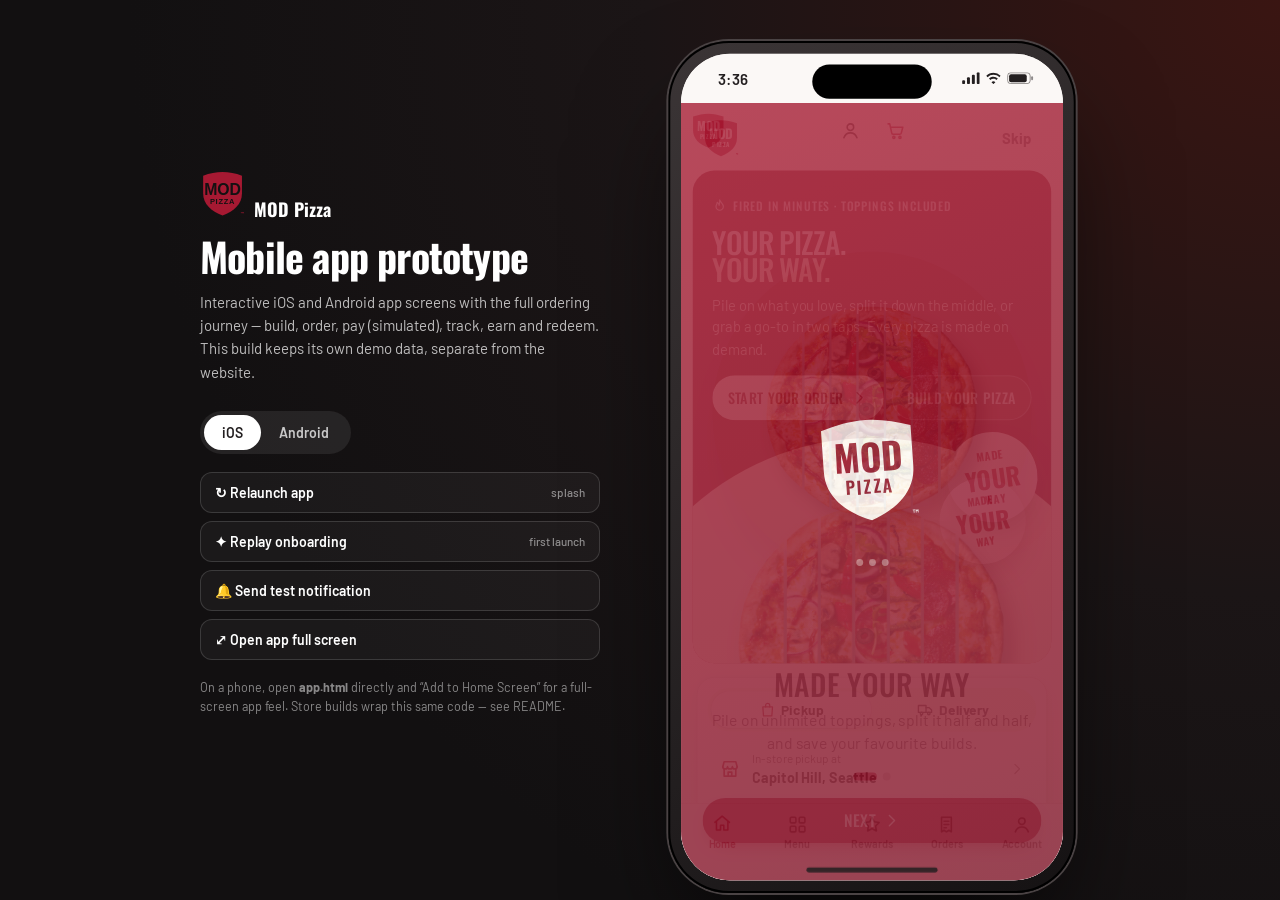
<file: mobile-app/app.html>
<!DOCTYPE html>
<html lang="en">
<head>
  <meta charset="utf-8">
  <meta name="viewport" content="width=device-width, initial-scale=1, viewport-fit=cover, user-scalable=no">
  <meta name="theme-color" content="#7d1226">
  <meta name="apple-mobile-web-app-capable" content="yes">
  <meta name="apple-mobile-web-app-status-bar-style" content="default">
  <meta name="apple-mobile-web-app-title" content="MOD Pizza">
  <title>MOD Pizza</title>
  <link rel="manifest" href="manifest.webmanifest">
  <link rel="icon" href="favicon.svg">
  <link rel="apple-touch-icon" href="icons/icon-180.png">
  <link rel="preconnect" href="https://fonts.googleapis.com">
  <link rel="preconnect" href="https://fonts.gstatic.com" crossorigin>
  <link href="https://fonts.googleapis.com/css2?family=Oswald:wght@400;500;600;700&family=Barlow:wght@400;500;600;700&display=swap" rel="stylesheet">
  <link rel="stylesheet" href="css/styles.css">
  <link rel="stylesheet" href="css/app-native.css">
  <script>
    // App build: own storage, assets path, native shell. On a wide desktop window outside the preview, open the device preview instead.
    window.MOD_APP = true; window.MOD_STORAGE_PREFIX = 'modapp.v2.'; window.MOD_ASSETS = 'assets/';
    (function () { var inFrame = window.top !== window.self; var p = new URLSearchParams(location.search);
      if (!inFrame && window.innerWidth > 820 && !p.has('standalone') && !/view=participant/.test(location.hash)) location.replace('index.html' + location.hash); })();
  </script>
</head>
<body>
  <header class="app-header" id="app-header"></header>
  <main id="main" tabindex="-1"></main>
  <footer class="app-footer"></footer>
  <div id="cartbar"></div>
  <nav class="tabbar" id="tabbar" aria-label="Main"></nav>
  <div id="dialog-root"></div>
  <div id="toast-root" aria-hidden="true"></div>
  <div id="push-root" aria-live="off"></div>
  <div id="native-root"></div>
  <div id="live-polite" class="sr-only" aria-live="polite" aria-atomic="true"></div>
  <div id="live-assertive" class="sr-only" aria-live="assertive" aria-atomic="true"></div>
  <script src="js/data.js"></script>
  <script src="js/core.js"></script>
  <script src="js/ui.js"></script>
  <script src="js/views.js"></script>
  <script src="js/builder.js"></script>
  <script src="js/app.js"></script>
  <script src="js/native.js"></script>
  <script src="vendor/jspdf.umd.min.js" defer></script>
</body>
</html>
</file>
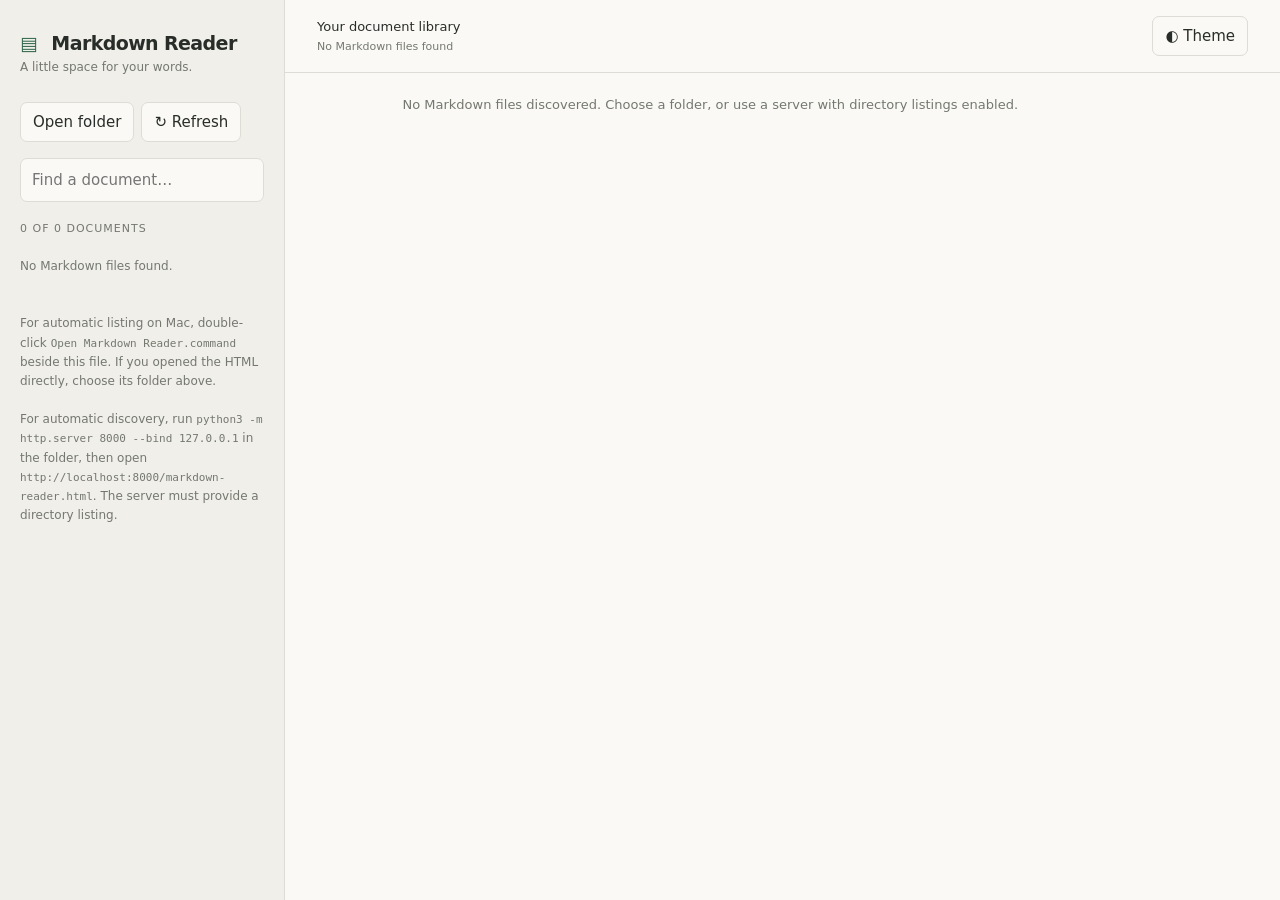
<file: old/markdown-reader.html>
<!doctype html>
<html lang="en"><head><meta charset="utf-8"><meta name="viewport" content="width=device-width, initial-scale=1"><title>Markdown Reader</title>
<style>
:root{color-scheme:light;--bg:#faf9f6;--panel:#f0efea;--ink:#292d29;--muted:#74786f;--line:#dddcd5;--accent:#35694d;--code:#eeeee8}html[data-theme=dark]{color-scheme:dark;--bg:#1b201d;--panel:#232a25;--ink:#e1e5df;--muted:#a3aca1;--line:#3a433b;--accent:#99caa6;--code:#29332b}*{box-sizing:border-box}body{margin:0;background:var(--bg);color:var(--ink);font:15px/1.6 system-ui,sans-serif}button,input{font:inherit}button{cursor:pointer;border:1px solid var(--line);border-radius:7px;background:var(--bg);color:var(--ink);padding:7px 12px}button:hover{border-color:var(--accent)}button:focus-visible,a:focus-visible,input:focus-visible{outline:2px solid var(--accent);outline-offset:3px}.layout{display:grid;grid-template-columns:285px 1fr;min-height:100vh}aside{background:var(--panel);border-right:1px solid var(--line);padding:28px 20px;position:sticky;top:0;height:100vh;overflow:auto}.brand{font-weight:750;font-size:19px;letter-spacing:-.6px}.brand span{color:var(--accent);margin-right:8px}.caption{color:var(--muted);font-size:12px}.actions{display:flex;gap:7px;margin:24px 0 16px}#search{width:100%;border:1px solid var(--line);border-radius:7px;padding:9px 11px;background:var(--bg);color:var(--ink)}#count{margin:18px 0 8px;font-size:11px;letter-spacing:1px;text-transform:uppercase;color:var(--muted)}#files{display:flex;flex-direction:column;gap:4px}#files button{text-align:left;background:transparent;border:1px solid transparent;overflow-wrap:anywhere;padding:9px 10px}#files button[aria-current=true]{background:var(--bg);border-color:var(--line);color:var(--accent);font-weight:650}#files small{display:block;font-size:10px;font-weight:400;color:var(--muted)}.help{font-size:12px;color:var(--muted);margin-top:26px}.help code{font-size:11px;overflow-wrap:anywhere}main{min-width:0}header{display:flex;align-items:center;justify-content:space-between;gap:15px;border-bottom:1px solid var(--line);padding:16px 32px;min-height:70px}#filename{font-size:13px;overflow-wrap:anywhere}#meta{color:var(--muted);font-size:11px}#status{max-width:840px;margin:22px auto 0;padding:0 40px;color:var(--muted);font-size:13px}article{max-width:840px;margin:auto;padding:20px 40px 100px;line-height:1.8;overflow-wrap:anywhere}article h1,article h2,article h3{line-height:1.25;letter-spacing:-.6px;margin:1.6em 0 .65em}article h1{font-size:36px}article h2{font-size:26px;border-bottom:1px solid var(--line);padding-bottom:12px}article h3{font-size:20px}article a{color:var(--accent)}article pre{background:var(--code);padding:20px;border-radius:9px;overflow:auto;font-size:13px;line-height:1.65}article code{background:var(--code);border-radius:4px;padding:2px 5px;font-size:.88em}article pre code{padding:0}article blockquote{margin:24px 0;padding:4px 22px;border-left:3px solid var(--accent);color:var(--muted)}article img{max-width:100%;height:auto;border-radius:7px}article table{display:block;max-width:100%;overflow-x:auto;border-collapse:collapse;margin:24px 0;font-size:14px;overflow-wrap:normal;word-break:normal;hyphens:none}article th,article td{border:1px solid var(--line);padding:10px 15px;text-align:left;overflow-wrap:normal;word-break:normal;white-space:normal;hyphens:none}article th{background:var(--panel)}article hr{border:0;border-top:1px solid var(--line);margin:32px 0}.welcome{margin-top:10vh}.eyebrow{color:var(--accent);font-size:11px;letter-spacing:2px;font-weight:700}.welcome p{color:var(--muted)}@media(max-width:720px){.layout{grid-template-columns:1fr}aside{position:static;height:auto;padding:18px;border-right:0;border-bottom:1px solid var(--line)}#files{max-height:180px;overflow:auto}.actions{margin:14px 0}.help{margin-top:12px}header{padding:16px 20px}article{padding:15px 22px 60px}#status{padding:0 22px}.welcome{margin-top:30px}article h1{font-size:29px}}@media print{aside,header,#status{display:none}.layout{display:block}article{max-width:none;padding:0}body{background:white;color:black}}
</style></head><body><div class="layout"><aside><div class="brand"><span>▤</span> Markdown Reader</div><div class="caption">A little space for your words.</div><div class="actions"><button id="open">Open folder</button><button id="refresh" title="Refresh file list">↻ Refresh</button></div><input id="search" type="search" placeholder="Find a document…" aria-label="Filter files"><div id="count">No folder loaded</div><nav id="files" aria-label="Markdown files"></nav><div class="help">For automatic listing on Mac, double-click <code>Open Markdown Reader.command</code> beside this file. If you opened the HTML directly, choose its folder above.<br><br>For automatic discovery, run <code>python3 -m http.server 8000 --bind 127.0.0.1</code> in the folder, then open <code>http://localhost:8000/markdown-reader.html</code>. The server must provide a directory listing.</div><input id="folder" type="file" webkitdirectory multiple hidden></aside><main><header><div><div id="filename">Your document library</div><div id="meta">Markdown, comfortably readable.</div></div><button id="theme" aria-label="Toggle color theme">◐ Theme</button></header><div id="status" role="status" aria-live="polite"></div><article id="article"><div class="welcome"><div class="eyebrow">PLAIN TEXT. CLEAR THINKING.</div><h1>Your notes, with room to breathe.</h1><p>Open a folder to turn your Markdown files into a readable library. Headings, tables, lists, quotes, and code all have a place here.</p><p>Everything is rendered in your browser. No uploads, accounts, or internet connection required.</p></div></article></main></div>
<script>/**
 * marked v18.1.0 - a markdown parser
 * Copyright (c) 2018-2026, MarkedJS. (MIT License)
 * Copyright (c) 2011-2018, Christopher Jeffrey. (MIT License)
 * https://github.com/markedjs/marked
 */

/**
 * DO NOT EDIT THIS FILE
 * The code in this file is generated from files in ./src/
 */
(function(g,f){if(typeof exports=="object"&&typeof module<"u"){module.exports=f()}else if("function"==typeof define && define.amd){define("marked",f)}else {g["marked"]=f()}}(typeof globalThis < "u" ? globalThis : typeof self < "u" ? self : this,function(){var exports={};var __exports=exports;var module={exports};
"use strict";var W=Object.defineProperty;var Le=Object.getOwnPropertyDescriptor;var ze=Object.getOwnPropertyNames;var Ae=Object.prototype.hasOwnProperty;var Ee=(l,e)=>{for(var t in e)W(l,t,{get:e[t],enumerable:!0})},Me=(l,e,t,n)=>{if(e&&typeof e=="object"||typeof e=="function")for(let s of ze(e))!Ae.call(l,s)&&s!==t&&W(l,s,{get:()=>e[s],enumerable:!(n=Le(e,s))||n.enumerable});return l};var Ie=l=>Me(W({},"__esModule",{value:!0}),l);var Zt={};Ee(Zt,{Hooks:()=>_,Lexer:()=>b,Marked:()=>v,Parser:()=>R,Renderer:()=>S,TextRenderer:()=>$,Tokenizer:()=>y,defaults:()=>O,getDefaults:()=>A,lexer:()=>vt,marked:()=>k,options:()=>Mt,parse:()=>Dt,parseInline:()=>Bt,parser:()=>qt,setOptions:()=>It,use:()=>ye,walkTokens:()=>Ct});module.exports=Ie(Zt);function A(){return{async:!1,breaks:!1,extensions:null,gfm:!0,hooks:null,pedantic:!1,renderer:null,silent:!1,tokenizer:null,walkTokens:null}}var O=A();function X(l){O=l}var E={exec:()=>null};function C(l){let e=[];return t=>{let n=Math.max(0,Math.min(3,t-1)),s=e[n];return s||(s=l(n),e[n]=s),s}}function h(l,e=""){let t=typeof l=="string"?l:l.source,n={replace:(s,r)=>{let o=typeof r=="string"?r:r.source;return o=o.replace(x.caret,"$1"),t=t.replace(s,o),n},getRegex:()=>new RegExp(t,e)};return n}var Ce=((l="")=>{try{return!!new RegExp("(?<=1)(?<!1)"+l)}catch{return!1}})(),x={codeRemoveIndent:/^(?: {0,3}\t| {1,4})/gm,outputLinkReplace:/\\([\[\]])/g,indentCodeCompensation:/^(\s+)(?:```)/,beginningSpace:/^\s+/,endingHash:/#$/,startingSpaceChar:/^ /,endingSpaceChar:/ $/,endingSpaceTabChar:/[ \t]$/,nonSpaceChar:/[^ ]/,newLineCharGlobal:/\n/g,tabCharGlobal:/\t/g,leadingSpaceTab:/^[ \t]+/,multipleSpaceGlobal:/\s+/g,blankLine:/^[ \t]*$/,doubleBlankLine:/\n[ \t]*\n[ \t]*$/,blockquoteStart:/^ {0,3}>/,blockquoteSetextReplace:/\n {0,3}((?:=+|-+) *)(?=\n|$)/g,blockquoteSetextReplace2:/^ {0,3}>[ \t]?/gm,listReplaceNesting:/^ {1,4}(?=( {4})*[^ ])/g,listIsTask:/^\[[ xX]\] +\S/,listReplaceTask:/^\[[ xX]\] +/,listTaskCheckbox:/\[[ xX]\]/,anyLine:/\n.*\n/,hrefBrackets:/^<(.*)>$/,tableDelimiter:/[:|]/,tableAlignChars:/^\||\| *$/g,tableRowBlankLine:/\n[ \t]*$/,tableAlignRight:/^ *-+: *$/,tableAlignCenter:/^ *:-+: *$/,tableAlignLeft:/^ *:-+ *$/,startATag:/^<a /i,endATag:/^<\/a>/i,startPreScriptTag:/^<(pre|code|kbd|script)(\s|>)/i,endPreScriptTag:/^<\/(pre|code|kbd|script)(\s|>)/i,startAngleBracket:/^</,endAngleBracket:/>$/,pedanticHrefTitle:/^([^'"]*[^\s])\s+(['"])(.*)\2/,unicodeAlphaNumeric:/[\p{L}\p{N}]/u,numericCharacterReference:/&#(?:(\d{1,7})|[Xx]([A-Fa-f0-9]{1,6}));/g,escapeTest:/[&<>"']/,escapeReplace:/[&<>"']/g,escapeTestNoEncode:/[<>"']|&(?!(#\d{1,7}|#[Xx][a-fA-F0-9]{1,6}|\w+);)/,escapeReplaceNoEncode:/[<>"']|&(?!(#\d{1,7}|#[Xx][a-fA-F0-9]{1,6}|\w+);)/g,caret:/(^|[^\[])\^/g,percentDecode:/%25/g,findPipe:/\|/g,splitPipe:/ \|/,slashPipe:/\\\|/g,carriageReturn:/\r\n|\r/g,spaceLine:/^ +$/gm,notSpaceStart:/^\S*/,endingNewline:/\n$/,listItemRegex:l=>new RegExp(`^( {0,3}${l})((?:[	 ][^\\n]*)?(?:\\n|$))`),nextBulletRegex:C(l=>new RegExp(`^ {0,${l}}(?:[*+-]|\\d{1,9}[.)])((?:[ 	][^\\n]*)?(?:\\n|$))`)),hrRegex:C(l=>new RegExp(`^ {0,${l}}((?:-[ 	]*){3,}|(?:_[ 	]*){3,}|(?:\\*[ 	]*){3,})(?:\\n+|$)`)),fencesBeginRegex:C(l=>new RegExp(`^ {0,${l}}(?:\`\`\`|~~~)`)),headingBeginRegex:C(l=>new RegExp(`^ {0,${l}}#`)),htmlBeginRegex:C(l=>new RegExp(`^ {0,${l}}(?:</?(?:${Q})(?: +|$|/?>)|<(?:script|pre|style|textarea|!--))`,"i")),blockquoteBeginRegex:C(l=>new RegExp(`^ {0,${l}}>`))},Be=/^(?:[ \t]*(?:\n|$))+/,De=/^((?: {4}| {0,3}\t)[^\n]+(?:\n(?:[ \t]*(?:\n|$))*)?)+/,qe=/^ {0,3}(`{3,}(?=[^`\n]*(?:\n|$))|~{3,})([^\n]*)(?:\n|$)(?:|([\s\S]*?)(?:\n|$))(?: {0,3}\1[~`]* *(?=\n|$)|$)/,N=/^ {0,3}((?:-[\t ]*){3,}|(?:_[ \t]*){3,}|(?:\*[ \t]*){3,})(?:\n+|$)/,ve=/^ {0,3}(#{1,6})(?=\s|$)(.*)(?:\n+|$)/,V=/ {0,3}(?:[*+-]|\d{1,9}[.)])/,de=/^(?!bull |blockCode|fences|blockquote|heading|html|table)((?:.|\n(?!\s*?\n|bull |fences|blockquote|heading|hr|html|table))+?)\n {0,3}(=+|-+) *(?:\n+|$)/,ke=h(de).replace(/bull/g,V).replace(/blockCode/g,/(?: {4}| {0,3}\t)/).replace(/fences/g,/ {0,3}(?:`{3,}|~{3,})/).replace(/blockquote/g,/ {0,3}>/).replace(/heading/g,/ {0,3}#{1,6}(?:\s|$)/).replace(/hr/g,/ {0,3}(?:(?:-[\t ]*){3,}|(?:_[ \t]*){3,}|(?:\*[ \t]*){3,})(?:\n+|$)/).replace(/html/g,/ {0,3}<[^\n>]+>\n/).replace(/\|table/g,"").getRegex(),Ze=h(de).replace(/bull/g,V).replace(/blockCode/g,/(?: {4}| {0,3}\t)/).replace(/fences/g,/ {0,3}(?:`{3,}|~{3,})/).replace(/blockquote/g,/ {0,3}>/).replace(/heading/g,/ {0,3}#{1,6}(?:\s|$)/).replace(/hr/g,/ {0,3}(?:(?:-[\t ]*){3,}|(?:_[ \t]*){3,}|(?:\*[ \t]*){3,})(?:\n+|$)/).replace(/html/g,/ {0,3}<[^\n>]+>\n/).replace(/table/g,/ {0,3}\|?(?:[:\- ]*\|)+[\:\- ]*\n/).getRegex(),Y=/^([^\n]+(?:\n(?!hr|heading|lheading|blockquote|fences|list|html|table|[ \t]+\n)[^\n]+)*)/,He=/^[^\n]+/,ee=/(?!\s*\])(?:\\[\s\S]|[^\[\]\\])+/,Ge=h(/^ {0,3}\[(label)\]: *(?:\n[ \t]*)?([^<\s][^\s]*|<.*?>)(?:(?: +(?:\n[ \t]*)?| *\n[ \t]*)(title))? *(?:\n+|$)/).replace("label",ee).replace("title",/(?:"(?:\\"?|[^"\\])*"|'[^'\n]*(?:\n[^'\n]+)*\n?'|\([^()]*\))/).getRegex(),Ne=h(/^(bull)([ \t][^\n]*?)?(?:\n|$)/).replace(/bull/g,V).getRegex(),Q="address|article|aside|base|basefont|blockquote|body|caption|center|col|colgroup|dd|details|dialog|dir|div|dl|dt|fieldset|figcaption|figure|footer|form|frame|frameset|h[1-6]|head|header|hr|html|iframe|legend|li|link|main|menu|menuitem|meta|nav|noframes|ol|optgroup|option|p|param|search|section|summary|table|tbody|td|tfoot|th|thead|title|tr|track|ul",te=/<!--(?:-?>|[\s\S]*?(?:-->|$))/,Qe=h("^ {0,3}(?:<(script|pre|style|textarea)[\\s>][\\s\\S]*?(?:</\\1>[^\\n]*\\n*|$)|comment[^\\n]*(\\n+|$)|<\\?[\\s\\S]*?(?:\\?>[^\\n]*\\n*|$)|<![A-Z][\\s\\S]*?(?:>[^\\n]*\\n*|$)|<!\\[CDATA\\[[\\s\\S]*?(?:\\]\\]>[^\\n]*\\n*|$)|</?(tag)(?: +|\\n|/?>)[\\s\\S]*?(?:(?:\\n[ 	]*)+\\n|$)|<(?!script|pre|style|textarea)([a-z][a-z0-9-]*)(?:attribute)*? */?>(?=[ \\t]*(?:\\n|$))[\\s\\S]*?(?:(?:\\n[ 	]*)+\\n|$)|</(?!script|pre|style|textarea)[a-z][a-z0-9-]*\\s*>(?=[ \\t]*(?:\\n|$))[\\s\\S]*?(?:(?:\\n[ 	]*)+\\n|$))","i").replace("comment",te).replace("tag",Q).replace("attribute",/ +[a-zA-Z:_][\w.:-]*(?: *= *"[^"\n]*"| *= *'[^'\n]*'| *= *[^\s"'=<>`]+)?/).getRegex(),ge=l=>h(Y).replace("hr",N).replace("heading"," {0,3}#{1,6}(?:\\s|$)").replace("|lheading","").replace("|table","").replace("blockquote"," {0,3}>").replace("fences"," {0,3}(?:`{3,}(?=[^`\\n]*(?:\\n|$))|~~~)[^\\n]*(?:\\n|$)").replace("list",l).replace("html","</?(?:tag)(?: +|\\n|/?>)|<(?:script|pre|style|textarea|!--)").replace("tag",Q).getRegex(),je=ge(/ {0,3}(?:[*+-]|1[.)])[ \t]+[^ \t\n]/),Fe=ge(/ {0,3}(?:[*+-]|\d{1,9}[.)])(?:[ \t]|\n|$)/),Ue=h(/^( {0,3}> ?(paragraph|[^\n]*)(?:\n|$))+/).replace("paragraph",Fe).getRegex(),ne={blockquote:Ue,code:De,def:Ge,fences:qe,heading:ve,hr:N,html:Qe,lheading:ke,list:Ne,newline:Be,paragraph:je,table:E,text:He},pe=h("^ *([^\\n ].*)\\n {0,3}((?:\\| *)?:?-+:? *(?:\\| *:?-+:? *)*(?:\\| *)?)(?:\\n((?:(?! *\\n|hr|heading|blockquote|code|fences|list|html).*(?:\\n|$))*)\\n*|$)").replace("hr",N).replace("heading"," {0,3}#{1,6}(?:\\s|$)").replace("blockquote"," {0,3}>").replace("code","(?: {4}| {0,3}	)[^\\n]").replace("fences"," {0,3}(?:`{3,}(?=[^`\\n]*(?:\\n|$))|~~~)[^\\n]*(?:\\n|$)").replace("list"," {0,3}(?:[*+-]|1[.)])[ \\t]").replace("html","</?(?:tag)(?: +|\\n|/?>)|<(?:script|pre|style|textarea|!--)").replace("tag",Q).getRegex(),Ke={...ne,lheading:Ze,table:pe,paragraph:h(Y).replace("hr",N).replace("heading"," {0,3}#{1,6}(?:\\s|$)").replace("|lheading","").replace("table",pe).replace("blockquote"," {0,3}>").replace("fences"," {0,3}(?:`{3,}(?=[^`\\n]*(?:\\n|$))|~~~)[^\\n]*(?:\\n|$)").replace("list"," {0,3}(?:[*+-]|1[.)])[ \\t]+[^ \\t\\n]").replace("html","</?(?:tag)(?: +|\\n|/?>)|<(?:script|pre|style|textarea|!--)").replace("tag",Q).getRegex()},We={...ne,html:h(`^ *(?:comment *(?:\\n|\\s*$)|<(tag)[\\s\\S]+?</\\1> *(?:\\n{2,}|\\s*$)|<tag(?:"[^"]*"|'[^']*'|\\s[^'"/>\\s]*)*?/?> *(?:\\n{2,}|\\s*$))`).replace("comment",te).replace(/tag/g,"(?!(?:a|em|strong|small|s|cite|q|dfn|abbr|data|time|code|var|samp|kbd|sub|sup|i|b|u|mark|ruby|rt|rp|bdi|bdo|span|br|wbr|ins|del|img)\\b)\\w+(?!:|[^\\w\\s@]*@)\\b").getRegex(),def:/^ *\[([^\]]+)\]: *<?([^\s>]+)>?(?: +(["(][^\n]+[")]))? *(?:\n+|$)/,heading:/^(#{1,6})(.*)(?:\n+|$)/,fences:E,lheading:/^(.+?)\n {0,3}(=+|-+) *(?:\n+|$)/,paragraph:h(Y).replace("hr",N).replace("heading",` *#{1,6} *[^
]`).replace("lheading",ke).replace("|table","").replace("blockquote"," {0,3}>").replace("|fences","").replace("|list","").replace("|html","").replace("|tag","").getRegex()},Xe=/^\\([!"#$%&'()*+,\-./:;<=>?@\[\]\\^_`{|}~])/,Je=/^(`+)([^`]|[^`][\s\S]*?[^`])\1(?!`)/,fe=/^( {2,}|\\)\n(?!\s*$)[ \t]*/,Ve=/^(`+|[^`])(?:(?= {2,}\n)|[\s\S]*?(?:(?=[\\<!\[`*_]|\b_|$)|[^ ](?= {2,}\n)))/,L=/[\p{P}\p{S}]/u,B=/[\s\p{P}\p{S}]/u,j=/[^\s\p{P}\p{S}]/u,Ye=h(/^((?![*_])punctSpace)/,"u").replace(/punctSpace/g,B).getRegex(),et=/[\p{Pi}\p{Ps}"']/u,me=/(?!~)[\p{P}\p{S}]/u,tt=/(?!~)[\s\p{P}\p{S}]/u,nt=/(?:[^\s\p{P}\p{S}]|~)/u,rt=h(/link|precode-code|html/,"g").replace("link",/\[(?:[^\[\]`]|(?<a>`+)[^`]+\k<a>(?!`))*?\]\((?:\\[\s\S]|[^\\\(\)]|\((?:\\[\s\S]|[^\\\(\)])*\))*\)/).replace("precode-",Ce?"(?<!`)()":"(^^|[^`])").replace("code",/(?<b>`+)[^`]+\k<b>(?!`)/).replace("html",/<(?! )[^<>]*?>/).getRegex(),xe=/^(?:\*+(?:((?!\*)punct)|([^\s*]))?)|^_+(?:((?!_)punct)|([^\s_]))?/,st=h(xe,"u").replace(/punct/g,L).getRegex(),it=h(xe,"u").replace(/punct/g,me).getRegex(),ot=/^(?:\*+(?:((?!\*)(?!openQuote)punct)|([^\s*]))?)|^_+(?:((?!_)(?!openQuote)punct)|([^\s_]))?/,at=h(ot,"u").replace(/openQuote/g,et).replace(/punct/g,L).getRegex(),be="^[^_*]*?__[^_*]*?\\*[^_*]*?(?=__)|[^*]+(?=[^*])|(?!\\*)punct(\\*+)(?=[\\s]|$)|notPunctSpace(\\*+)(?!\\*)(?=punctSpace|$)|(?!\\*)punctSpace(\\*+)(?=notPunctSpace)|[\\s](\\*+)(?!\\*)(?=punct)|(?!\\*)punct(\\*+)(?!\\*)(?=punct)|notPunctSpace(\\*+)(?=notPunctSpace)",lt=h(be,"gu").replace(/notPunctSpace/g,j).replace(/punctSpace/g,B).replace(/punct/g,L).getRegex(),ut=h(be,"gu").replace(/notPunctSpace/g,nt).replace(/punctSpace/g,tt).replace(/punct/g,me).getRegex(),pt="^[^_*]*?__[^_*]*?\\*[^_*]*?(?=__)|[^*]+(?=[^*])|(?!\\*)punct(\\*+)(?=[\\s]|$)|notPunctSpace(\\*+)(?!\\*)(?=punctSpace|$)|(?!\\*)[\\s](\\*+)(?=notPunctSpace)|[\\s](\\*+)(?!\\*)(?=punct)|(?!\\*)punct(\\*+)(?!\\*)(?=punct)|(?:(?!\\*)punct|notPunctSpace)(\\*+)(?!\\*)(?=notPunctSpace)",ct=h(pt,"gu").replace(/notPunctSpace/g,j).replace(/punctSpace/g,B).replace(/punct/g,L).getRegex(),ht=h("^[^_*]*?\\*\\*[^_*]*?_[^_*]*?(?=\\*\\*)|[^_]+(?=[^_])|(?!_)punct(_+)(?=[\\s]|$)|notPunctSpace(_+)(?!_)(?=punctSpace|$)|(?!_)punctSpace(_+)(?=notPunctSpace)|[\\s](_+)(?!_)(?=punct)|(?!_)punct(_+)(?!_)(?=punct)","gu").replace(/notPunctSpace/g,j).replace(/punctSpace/g,B).replace(/punct/g,L).getRegex(),dt="^[^_*]*?\\*\\*[^_*]*?_[^_*]*?(?=\\*\\*)|[^_]+(?=[^_])|(?!_)punct(_+)(?=[\\s]|$)|notPunctSpace(_+)(?!_)(?=punctSpace|$)|(?!_)[\\s](_+)(?=notPunctSpace)|[\\s](_+)(?!_)(?=punct)|(?!_)punct(_+)(?!_)(?=punct)|(?:(?!_)punct|notPunctSpace)(_+)(?!_)(?=notPunctSpace)",kt=h(dt,"gu").replace(/notPunctSpace/g,j).replace(/punctSpace/g,B).replace(/punct/g,L).getRegex(),gt=h(/^~~?(?:((?!~)punct)|[^\s~])/,"u").replace(/punct/g,L).getRegex(),ft="^[^~]+(?=[^~])|(?!~)punct(~~?)(?=[\\s]|$)|notPunctSpace(~~?)(?!~)(?=punctSpace|$)|(?!~)punctSpace(~~?)(?=notPunctSpace)|[\\s](~~?)(?!~)(?=punct)|(?!~)punct(~~?)(?!~)(?=punct)|notPunctSpace(~~?)(?=notPunctSpace)",mt=h(ft,"gu").replace(/notPunctSpace/g,j).replace(/punctSpace/g,B).replace(/punct/g,L).getRegex(),xt=h(/\\(punct)/,"gu").replace(/punct/g,L).getRegex(),bt=h(/^<(scheme:[^\s\x00-\x1f<>]*|email)>/).replace("scheme",/[a-zA-Z][a-zA-Z0-9+.-]{1,31}/).replace("email",/[a-zA-Z0-9.!#$%&'*+/=?^_`{|}~-]+(@)[a-zA-Z0-9](?:[a-zA-Z0-9-]{0,61}[a-zA-Z0-9])?(?:\.[a-zA-Z0-9](?:[a-zA-Z0-9-]{0,61}[a-zA-Z0-9])?)+(?![-_])/).getRegex(),Rt=h(te).replace("(?:-->|$)","-->").getRegex(),Tt=h("^comment|^</[a-zA-Z][a-zA-Z0-9-]*\\s*>|^<[a-zA-Z][a-zA-Z0-9-]*(?:attribute)*?\\s*/?>|^<\\?[\\s\\S]*?\\?>|^<![a-zA-Z]+\\s[\\s\\S]*?>|^<!\\[CDATA\\[[\\s\\S]*?\\]\\]>").replace("comment",Rt).replace("attribute",/\s+[a-zA-Z:_][\w.:-]*(?:\s*=\s*"[^"]*"|\s*=\s*'[^']*'|\s*=\s*[^\s"'=<>`]+)?/).getRegex(),Re=/\[(?:\\[\s\S]|[^\[\]\\])*\]/,U=h(/(?:\[(?:brackets|\\[\s\S]|[^\[\]\\])*\]|\\[\s\S]|`+(?!`)[^`]*?`+(?!`)|``+(?=\])|[^\[\]\\`])*?/).replace("brackets",Re).getRegex(),Ot=h(/^!?\[(label)\]\([ \t\n]*(href)(?:(?:[ \t]+(?:\n[ \t]*)?|\n[ \t]*)(title))?[ \t\n]*\)/).replace("label",U).replace("href",/<(?:\\.|[^\n<>\\])+>|[^ \t\n\x00-\x1f]+|(?=\))/).replace("title",/"(?:\\"?|[^"\\])*"|'(?:\\'?|[^'\\])*'|\((?:\\\)?|[^)\\])*\)/).getRegex(),wt=h(/^!?\[(label)\]\[(ref)\]/).replace("label",U).replace("ref",ee).getRegex(),Pt=h(/^!?\[(ref)\](?:\[\])?/).replace("ref",ee).getRegex(),ce=/(?!\s*\])(?:\\[\s\S]|[^\[\]\\]){1,999}/,yt=h(/(?:[^\[\]\\`]*(?:\[(?:brackets|\\[\s\S]|[^\[\]\\])*\]|\\[\s\S]|`+(?!`)[^`]*?`+(?!`)|``+(?=\]))){0,999}?[^\[\]\\`]*?/).replace("brackets",Re).getRegex(),St=h("reflink|nolink(?!\\()","g").replace("reflink",h(/^!?\[(label)\]\[(ref)\]/).replace("label",yt).replace("ref",ce).getRegex()).replace("nolink",h(/^!?\[(ref)\](?:\[\])?/).replace("ref",ce).getRegex()).getRegex(),he=/[hH][tT][tT][pP][sS]?|[fF][tT][pP]/,_t=/[A-Za-z0-9._+-]+@[a-zA-Z0-9-_]+(?:\.[a-zA-Z0-9-_]*[a-zA-Z0-9])+(?![\w-])/,$t=h(/(?:mailto:email|xmpp:email(?:\/[A-Za-z0-9@.]+)?)/).replace(/email/g,_t).getRegex(),re={_backpedal:E,anyPunctuation:xt,autolink:bt,blockSkip:rt,br:fe,code:Je,del:E,delLDelim:E,delRDelim:E,emStrongLDelim:st,emStrongRDelimAst:lt,emStrongRDelimUnd:ht,escape:Xe,link:Ot,nolink:Pt,punctuation:Ye,reflink:wt,reflinkSearch:St,tag:Tt,text:Ve,url:E},Lt={...re,emStrongLDelim:at,emStrongRDelimAst:ct,emStrongRDelimUnd:kt,link:h(/^!?\[(label)\]\((.*?)\)/).replace("label",U).getRegex(),reflink:h(/^!?\[(label)\]\s*\[([^\]]*)\]/).replace("label",U).getRegex()},J={...re,emStrongRDelimAst:ut,emStrongLDelim:it,delLDelim:gt,delRDelim:mt,url:h(/^emailProtocol|^((?:protocol):\/\/|www\.)(?:[a-zA-Z0-9\-]+\.?)+[^\s<]*|^email/).replace("emailProtocol",$t).replace("protocol",he).replace("email",/[A-Za-z0-9._+-]+(@)[a-zA-Z0-9-_]+(?:\.[a-zA-Z0-9-_]*[a-zA-Z0-9])+(?![\w-])/).getRegex(),_backpedal:/(?:[^?!.,:;*_'"~()&]+|\([^)]*\)|&(?![a-zA-Z0-9]+;$)|[?!.,:;*_'"~)]+(?!$))+/,del:/^(~~?)(?=[^\s~])((?:\\[\s\S]|[^\\])*?(?:\\[\s\S]|[^\s~\\]))\1(?=[^~]|$)/,text:h(/^(?:[^a-zA-Z0-9](?=emailProtocol)|(`+|~+|[^`~])(?:(?=[`~])|(?= {2,}\n)|(?=[a-zA-Z0-9.!#$%&'*+\/=?_`{\|}~-]+@)|[\s\S]*?(?:(?=[\\<!\[`*~_]|\b_|protocol:\/\/|www\.|$)|[^ ](?= {2,}\n)|[^a-zA-Z0-9](?=emailProtocol)|[^a-zA-Z0-9.!#$%&'*+\/=?_`{\|}~-](?=[a-zA-Z0-9.!#$%&'*+\/=?_`{\|}~-]+@))))/).replace("protocol",he).replace(/emailProtocol/g,/(?:mailto|xmpp):/).getRegex()},zt={...J,br:h(fe).replace("{2,}","*").getRegex(),text:h(J.text).replace("\\b_","\\b_| {2,}\\n").replace(/\{2,\}/g,"*").getRegex()},F={normal:ne,gfm:Ke,pedantic:We},D={normal:re,gfm:J,breaks:zt,pedantic:Lt};var At={"&":"&amp;","<":"&lt;",">":"&gt;",'"':"&quot;","'":"&#39;"},Te=l=>At[l];function w(l,e){if(e){if(x.escapeTest.test(l))return l.replace(x.escapeReplace,Te)}else if(x.escapeTestNoEncode.test(l))return l.replace(x.escapeReplaceNoEncode,Te);return l}function Oe(l){return l.replace(x.numericCharacterReference,(e,t,n)=>{let s=t===void 0?Number.parseInt(n,16):Number.parseInt(t,10);return s===0||s>1114111||s>=55296&&s<=57343?"\uFFFD":String.fromCodePoint(s)})}function se(l){try{l=encodeURI(l).replace(x.percentDecode,"%")}catch{return null}return l}function ie(l,e){let t=l.replace(x.findPipe,(r,o,i)=>{let u=!1,a=o;for(;--a>=0&&i[a]==="\\";)u=!u;return u?"|":" |"}),n=t.split(x.splitPipe),s=0;if(n[0].trim()||n.shift(),n.length>0&&!n.at(-1)?.trim()&&n.pop(),e)if(n.length>e)n.splice(e);else for(;n.length<e;)n.push("");for(;s<n.length;s++)n[s]=n[s].trim().replace(x.slashPipe,"|");return n}function z(l,e,t){let n=l.length;if(n===0)return"";let s=0;for(;s<n;){let r=l.charAt(n-s-1);if(r===e&&!t)s++;else if(r!==e&&t)s++;else break}return l.slice(0,n-s)}function oe(l){let e=l.split(`
`),t=e.length-1;for(;t>=0&&x.blankLine.test(e[t]);)t--;return e.length-t<=2?l:e.slice(0,t+1).join(`
`)}function q(l){return l.trim().toLowerCase().toUpperCase().toLowerCase()}function ae(l,e){if(l.indexOf(e[0])===-1&&l.indexOf(e[1])===-1)return-1;let t=0;for(let n=0;n<l.length;n++)if(l[n]==="\\")n++;else if(l[n]===e[0])t++;else if(l[n]===e[1]&&(t--,t<0))return n;return t>0?-2:-1}function le(l,e=0){let t=e,n="";for(let s of l)if(s==="	"){let r=4-t%4;n+=" ".repeat(r),t+=r}else n+=s,t++;return n}function we(l,e,t,n,s){let r=e.href,o=e.title||null,i=l[1].replace(s.other.outputLinkReplace,"$1"),u=l[0].charAt(0)==="!";n.state.inLink=!0;let a=n.state.linkEmitted,p=n.state.inRawBlock;n.state.linkEmitted=!1;let c=n.inlineTokens(i),d=n.state.linkEmitted;if(n.state.linkEmitted=a,n.state.inLink=!1,!u){if(d){n.state.inRawBlock=p;return}n.state.linkEmitted=!0}return{type:u?"image":"link",raw:t,href:r,title:o,text:i,tokens:c}}function Et(l,e,t){let n=l.match(t.other.indentCodeCompensation);if(n===null)return e;let s=n[1];return e.split(`
`).map(r=>{let o=r.match(t.other.beginningSpace);if(o===null)return r;let[i]=o;return r.slice(Math.min(i.length,s.length))}).join(`
`)}function Pe(l,e,t,n){if(!e.includes("<"))return!1;for(let s=0;s<e.length;s++){if(e[s]==="\\"){s++;continue}if(e[s]==="`"){let i=n.inline.code.exec(e.slice(s));if(i){s+=i[0].length-1;continue}}if(e[s]!=="<")continue;let r=l.slice(t+s),o=n.inline.tag.exec(r)||n.inline.autolink.exec(r);if(o){if(o[0].length>e.length-s)return!0;s+=o[0].length-1}}return!1}var y=class{options;rules;lexer;constructor(e){this.options=e||O}space(e){let t=this.rules.block.newline.exec(e);if(t&&t[0].length>0)return{type:"space",raw:t[0]}}code(e){let t=this.rules.block.code.exec(e);if(t){let n=this.options.pedantic?t[0]:oe(t[0]),s=n.replace(this.rules.other.codeRemoveIndent,"");return{type:"code",raw:n,codeBlockStyle:"indented",text:s}}}fences(e){let t=this.rules.block.fences.exec(e);if(t){let n=t[0],s=Et(n,t[3]||"",this.rules);return{type:"code",raw:n,lang:t[2]?t[2].trim().replace(this.rules.inline.anyPunctuation,"$1"):t[2],text:s}}}heading(e){let t=this.rules.block.heading.exec(e);if(t){let n=t[2].trim();if(this.rules.other.endingHash.test(n)){let s=z(n,"#");(this.options.pedantic||!s||this.rules.other.endingSpaceTabChar.test(s))&&(n=s.trim())}return{type:"heading",raw:z(t[0],`
`),depth:t[1].length,text:n,tokens:this.lexer.inline(n)}}}hr(e){let t=this.rules.block.hr.exec(e);if(t)return{type:"hr",raw:z(t[0],`
`)}}blockquote(e){let t=this.rules.block.blockquote.exec(e);if(t){let n=z(t[0],`
`).split(`
`),s="",r="",o=[];for(;n.length>0;){let i=!1,u=[],a;for(a=0;a<n.length;a++)if(this.rules.other.blockquoteStart.test(n[a]))u.push(n[a]),i=!0;else if(!i)u.push(n[a]);else break;n=n.slice(a);let p=u.join(`
`),c=p.replace(this.rules.other.blockquoteSetextReplace,`
    $1`).replace(this.rules.other.blockquoteSetextReplace2,"");s=s?`${s}
${p}`:p,r=r?`${r}
${c}`:c;let d=this.lexer.state.top;if(this.lexer.state.top=!0,this.lexer.blockTokens(c,o,!0),this.lexer.state.top=d,n.length===0)break;let m=o.at(-1);if(m?.type==="code")break;if(m?.type==="blockquote"){let T=m,g=n.join(`
`),P=T.raw+`
`+g.replace(this.rules.other.blockquoteSetextReplace2,""),f=this.blockquote(P);o[o.length-1]=f;let I=P.substring(f.raw.length).replace(/^\n/,""),Z=I?I.split(`
`).length:0,H=Z?n.slice(0,-Z):n;H.length>0&&(s=`${s}
${H.join(`
`)}`),r=r.substring(0,r.length-T.text.length)+f.text;break}else if(m?.type==="list"){let T=m,g=T.raw+`
`+n.join(`
`),P=this.list(g);o[o.length-1]=P,s=s.substring(0,s.length-m.raw.length)+P.raw,r=r.substring(0,r.length-T.raw.length)+P.raw,n=g.substring(o.at(-1).raw.length).split(`
`);continue}}return{type:"blockquote",raw:s,tokens:o,text:r}}}list(e){let t=this.rules.block.list.exec(e);if(t){let n=t[1].trim(),s=n.length>1,r={type:"list",raw:"",ordered:s,start:s?+n.slice(0,-1):"",loose:!1,items:[]};n=s?`\\d{1,9}\\${n.slice(-1)}`:`\\${n}`,this.options.pedantic&&(n=s?n:"[*+-]");let o=this.rules.other.listItemRegex(n),i=!1;for(;e;){let a=!1,p="",c="";if(!(t=o.exec(e))||this.rules.block.hr.test(e))break;p=t[0],e=e.substring(p.length);let d=t[2].split(`
`,1)[0],m=t[1].length,T=this.options.pedantic?le(d,m):d.replace(this.rules.other.leadingSpaceTab,I=>le(I,m)),g=e.split(`
`,1)[0],P=!T.trim(),f=0;if(this.options.pedantic?(f=2,c=T.trimStart()):P?f=m+1:(f=T.search(this.rules.other.nonSpaceChar),f=f>4?1:f,c=T.slice(f),f+=m),P&&this.rules.other.blankLine.test(g)&&(p+=g+`
`,e=e.substring(g.length+1),a=!0),!a){let I=this.rules.other.nextBulletRegex(f),Z=this.rules.other.hrRegex(f),H=this.rules.other.fencesBeginRegex(f),ue=this.rules.other.headingBeginRegex(f),Se=this.rules.other.htmlBeginRegex(f),_e=this.rules.other.blockquoteBeginRegex(f);for(;e;){let K=e.split(`
`,1)[0],G;if(g=K,this.options.pedantic?(g=g.replace(this.rules.other.listReplaceNesting,"  "),G=g):G=g.replace(this.rules.other.leadingSpaceTab,$e=>$e.replace(this.rules.other.tabCharGlobal,"    ")),H.test(g)||ue.test(g)||Se.test(g)||_e.test(g)||I.test(g)||Z.test(g))break;if(G.search(this.rules.other.nonSpaceChar)>=f||!g.trim())c+=`
`+G.slice(f);else{if(P||T.replace(this.rules.other.tabCharGlobal,"    ").search(this.rules.other.nonSpaceChar)>=4||H.test(T)||ue.test(T)||Z.test(T))break;c+=`
`+g}P=!g.trim(),p+=K+`
`,e=e.substring(K.length+1),T=G.slice(f)}}r.loose||(i?r.loose=!0:this.rules.other.doubleBlankLine.test(p)&&(i=!0)),r.items.push({type:"list_item",raw:p,task:!!this.options.gfm&&this.rules.other.listIsTask.test(c),loose:!1,text:c,tokens:[]}),r.raw+=p}let u=r.items.at(-1);if(u)u.raw=u.raw.trimEnd(),u.text=u.text.trimEnd();else return;r.raw=r.raw.trimEnd();for(let a of r.items)if(this.lexer.state.top=!1,a.tokens=this.lexer.blockTokens(a.text,[]),!r.loose){let p=a.tokens.filter(d=>d.type==="space"),c=p.length>0&&p.some(d=>this.rules.other.anyLine.test(d.raw));r.loose=c}for(let a of r.items){let p=a.tokens[0];if(a.task&&(p?.type==="text"||p?.type==="paragraph")){a.text=a.text.replace(this.rules.other.listReplaceTask,""),p.raw=p.raw.replace(this.rules.other.listReplaceTask,""),p.text=p.text.replace(this.rules.other.listReplaceTask,"");for(let d=this.lexer.inlineQueue.length-1;d>=0;d--)if(this.rules.other.listIsTask.test(this.lexer.inlineQueue[d].src)){this.lexer.inlineQueue[d].src=this.lexer.inlineQueue[d].src.replace(this.rules.other.listReplaceTask,"");break}let c=this.rules.other.listTaskCheckbox.exec(a.raw);if(c){let d={type:"checkbox",raw:c[0]+" ",checked:c[0]!=="[ ]"};a.checked=d.checked,r.loose?a.tokens[0]&&["paragraph","text"].includes(a.tokens[0].type)&&"tokens"in a.tokens[0]&&a.tokens[0].tokens?(a.tokens[0].raw=d.raw+a.tokens[0].raw,a.tokens[0].text=d.raw+a.tokens[0].text,a.tokens[0].tokens.unshift(d)):a.tokens.unshift({type:"paragraph",raw:d.raw,text:d.raw,tokens:[d]}):a.tokens.unshift(d)}}else a.task&&(a.task=!1)}if(r.loose)for(let a of r.items){a.loose=!0;for(let p of a.tokens)p.type==="text"&&(p.type="paragraph")}return r}}html(e){let t=this.rules.block.html.exec(e);if(t){let n=oe(t[0]);return{type:"html",block:!0,raw:n,pre:t[1]==="pre"||t[1]==="script"||t[1]==="style",text:n}}}def(e){let t=this.rules.block.def.exec(e);if(t){if(!this.rules.other.startAngleBracket.test(t[2])&&ae(t[2],"()")!==-1)return;let n=q(t[1]).replace(this.rules.other.multipleSpaceGlobal," "),s=t[2]?t[2].replace(this.rules.other.hrefBrackets,"$1").replace(this.rules.inline.anyPunctuation,"$1"):"",r=t[3]?t[3].substring(1,t[3].length-1).replace(this.rules.inline.anyPunctuation,"$1"):t[3];return{type:"def",tag:n,raw:z(t[0],`
`),href:s,title:r}}}table(e){let t=this.rules.block.table.exec(e);if(!t||!this.rules.other.tableDelimiter.test(t[2]))return;let n=ie(t[1]),s=t[2].replace(this.rules.other.tableAlignChars,"").split("|"),r=t[3]?.trim()?t[3].replace(this.rules.other.tableRowBlankLine,"").split(`
`):[],o={type:"table",raw:z(t[0],`
`),header:[],align:[],rows:[]};if(n.length===s.length){for(let i of s)this.rules.other.tableAlignRight.test(i)?o.align.push("right"):this.rules.other.tableAlignCenter.test(i)?o.align.push("center"):this.rules.other.tableAlignLeft.test(i)?o.align.push("left"):o.align.push(null);for(let i=0;i<n.length;i++)o.header.push({text:n[i],tokens:this.lexer.inline(n[i]),header:!0,align:o.align[i]});for(let i of r)o.rows.push(ie(i,o.header.length).map((u,a)=>({text:u,tokens:this.lexer.inline(u),header:!1,align:o.align[a]})));return o}}lheading(e){let t=this.rules.block.lheading.exec(e);if(t){let n=t[1].trim();return{type:"heading",raw:z(t[0],`
`),depth:t[2].charAt(0)==="="?1:2,text:n,tokens:this.lexer.inline(n)}}}paragraph(e){let t=this.rules.block.paragraph.exec(e);if(t){let n=t[1].charAt(t[1].length-1)===`
`?t[1].slice(0,-1):t[1];return{type:"paragraph",raw:t[0],text:n,tokens:this.lexer.inline(n)}}}text(e){let t=this.rules.block.text.exec(e);if(t)return{type:"text",raw:t[0],text:t[0],tokens:this.lexer.inline(t[0])}}escape(e){let t=this.rules.inline.escape.exec(e);if(t)return{type:"escape",raw:t[0],text:t[1]}}tag(e){let t=this.rules.inline.tag.exec(e);if(t)return!this.lexer.state.inLink&&this.rules.other.startATag.test(t[0])?this.lexer.state.inLink=!0:this.lexer.state.inLink&&this.rules.other.endATag.test(t[0])&&(this.lexer.state.inLink=!1),!this.lexer.state.inRawBlock&&this.rules.other.startPreScriptTag.test(t[0])?this.lexer.state.inRawBlock=!0:this.lexer.state.inRawBlock&&this.rules.other.endPreScriptTag.test(t[0])&&(this.lexer.state.inRawBlock=!1),{type:"html",raw:t[0],inLink:this.lexer.state.inLink,inRawBlock:this.lexer.state.inRawBlock,block:!1,text:t[0]}}link(e){if(this.lexer.state.linkParenPossible===!1)return;let t=this.rules.inline.link.exec(e);if(t){let n=t[0].charAt(0)==="!"?2:1;if(!this.options.pedantic&&Pe(e,t[1],n,this.rules))return;let s=t[2].trim();if(!this.options.pedantic&&this.rules.other.startAngleBracket.test(s)){if(!this.rules.other.endAngleBracket.test(s))return;let i=z(s.slice(0,-1),"\\");if((s.length-i.length)%2===0)return}else{let i=ae(t[2],"()");if(i===-2)return;if(i>-1){let a=(t[0].indexOf("!")===0?5:4)+t[1].length+i;t[2]=t[2].substring(0,i),t[0]=t[0].substring(0,a).trim(),t[3]=""}}let r=t[2],o="";if(this.options.pedantic){let i=this.rules.other.pedanticHrefTitle.exec(r);i&&(r=i[1],o=i[3])}else o=t[3]?t[3].slice(1,-1):"";return r=r.trim(),this.rules.other.startAngleBracket.test(r)&&(this.options.pedantic&&!this.rules.other.endAngleBracket.test(s)?r=r.slice(1):r=r.slice(1,-1)),we(t,{href:r&&r.replace(this.rules.inline.anyPunctuation,"$1"),title:o&&o.replace(this.rules.inline.anyPunctuation,"$1")},t[0],this.lexer,this.rules)}}reflink(e,t){let n;if((n=this.rules.inline.reflink.exec(e))||(n=this.rules.inline.nolink.exec(e))){let s=n[0].charAt(0)==="!"?2:1;if(!this.options.pedantic&&Pe(e,n[1],s,this.rules))return;let r=(n[2]||n[1]).replace(this.rules.other.multipleSpaceGlobal," "),o=t[q(r)];if(!o){let i=n[0].charAt(0);return{type:"text",raw:i,text:i}}return we(n,o,n[0],this.lexer,this.rules)}}emStrong(e,t,n=""){let s=this.rules.inline.emStrongLDelim.exec(e);if(!s||!s[1]&&!s[2]&&!s[3]&&!s[4]||s[4]&&n.match(this.rules.other.unicodeAlphaNumeric))return;if(!(s[1]||s[3]||"")||!n||this.rules.inline.punctuation.exec(n)){let o=[...s[0]].length-1,i,u,a=o,p=0,c=s[0][0],d=n===c,m=c==="*"?this.rules.inline.emStrongRDelimAst:this.rules.inline.emStrongRDelimUnd;for(m.lastIndex=0,t=t.slice(-1*e.length+o);(s=m.exec(t))!==null;){if(i=s[1]||s[2]||s[3]||s[4]||s[5]||s[6],!i)continue;if(u=[...i].length,s[3]||s[4]){a+=u;continue}else if(s[5]||s[6]){if(o%3&&!((o+u)%3)){p+=u;continue}if(d)break}if(a-=u,a>0)continue;u=Math.min(u,u+a+p);let T=[...s[0]][0].length,g=e.slice(0,o+s.index+T+u);if(Math.min(o,u)%2){let f=g.slice(1,-1);return{type:"em",raw:g,text:f,tokens:this.lexer.inlineTokens(f)}}let P=g.slice(2,-2);return{type:"strong",raw:g,text:P,tokens:this.lexer.inlineTokens(P)}}}}codespan(e){let t=this.rules.inline.code.exec(e);if(t){let n=t[2].replace(this.rules.other.newLineCharGlobal," "),s=this.rules.other.nonSpaceChar.test(n),r=this.rules.other.startingSpaceChar.test(n)&&this.rules.other.endingSpaceChar.test(n);return s&&r&&(n=n.substring(1,n.length-1)),{type:"codespan",raw:t[0],text:n}}}br(e){let t=this.rules.inline.br.exec(e);if(t)return{type:"br",raw:t[0]}}del(e,t,n=""){let s=this.rules.inline.delLDelim.exec(e);if(!s)return;if(!(s[1]||"")||!n||this.rules.inline.punctuation.exec(n)){let o=[...s[0]].length-1,i,u,a=o,p=this.rules.inline.delRDelim;for(p.lastIndex=0,t=t.slice(-1*e.length+o);(s=p.exec(t))!==null;){if(i=s[1]||s[2]||s[3]||s[4]||s[5]||s[6],!i||(u=[...i].length,u!==o))continue;if(s[3]||s[4]){a+=u;continue}if(a-=u,a>0)continue;u=Math.min(u,u+a);let c=[...s[0]][0].length,d=e.slice(0,o+s.index+c+u),m=d.slice(o,-o);return{type:"del",raw:d,text:m,tokens:this.lexer.inlineTokens(m)}}}}autolink(e){let t=this.rules.inline.autolink.exec(e);if(t){let n,s;return t[2]==="@"?(n=t[1],s="mailto:"+n):(n=t[1],s=n),{type:"link",raw:t[0],text:n,href:s,autolink:!0,tokens:[{type:"text",raw:n,text:n}]}}}url(e){let t;if(t=this.rules.inline.url.exec(e)){let n,s;if(t[2]==="@")n=t[0],s="mailto:"+n;else{let r;do r=t[0],t[0]=this.rules.inline._backpedal.exec(t[0])?.[0]??"";while(r!==t[0]);n=t[0],t[1]==="www."?s="http://"+t[0]:s=t[0]}return{type:"link",raw:t[0],text:n,href:s,autolink:!0,tokens:[{type:"text",raw:n,text:n}]}}}inlineText(e){let t=this.rules.inline.text.exec(e);if(t){let n=this.lexer.state.inRawBlock;return{type:"text",raw:t[0],text:n?t[0]:Oe(t[0]),escaped:n}}}};var b=class l{tokens;options;state;inlineQueue;tokenizer;constructor(e){this.tokens=[],this.tokens.links=Object.create(null),this.options=e||O,this.options.tokenizer=this.options.tokenizer||new y,this.tokenizer=this.options.tokenizer,this.tokenizer.options=this.options,this.tokenizer.lexer=this,this.inlineQueue=[],this.state={inLink:!1,inRawBlock:!1,linkEmitted:!1,linkParenPossible:!0,top:!0};let t={other:x,block:F.normal,inline:D.normal};this.options.pedantic?(t.block=F.pedantic,t.inline=D.pedantic):this.options.gfm&&(t.block=F.gfm,this.options.breaks?t.inline=D.breaks:t.inline=D.gfm),this.tokenizer.rules=t}static get rules(){return{block:F,inline:D}}static lex(e,t){return new l(t).lex(e)}static lexInline(e,t){return new l(t).inlineTokens(e)}lex(e){e=e.replace(x.carriageReturn,`
`),this.blockTokens(e,this.tokens);for(let t=0;t<this.inlineQueue.length;t++){let n=this.inlineQueue[t];this.inlineTokens(n.src,n.tokens)}return this.inlineQueue=[],this.tokens}blockTokens(e,t=[],n=!1){this.tokenizer.lexer=this,this.options.pedantic&&(e=e.replace(x.tabCharGlobal,"    ").replace(x.spaceLine,""));let s=1/0;for(;e;){if(e.length<s)s=e.length;else{this.infiniteLoopError(e.charCodeAt(0));break}let r;if(this.options.extensions?.block?.some(i=>(r=i.call({lexer:this},e,t))?(e=e.substring(r.raw.length),t.push(r),!0):!1))continue;if(r=this.tokenizer.space(e)){e=e.substring(r.raw.length);let i=t.at(-1);r.raw.length===1&&i!==void 0?i.raw+=`
`:t.push(r);continue}if(r=this.tokenizer.code(e)){e=e.substring(r.raw.length);let i=t.at(-1);i?.type==="paragraph"||i?.type==="text"?(i.raw+=(i.raw.endsWith(`
`)?"":`
`)+r.raw,i.text+=`
`+r.text,this.inlineQueue.at(-1).src=i.text):t.push(r);continue}if(r=this.tokenizer.fences(e)){e=e.substring(r.raw.length),t.push(r);continue}if(r=this.tokenizer.heading(e)){e=e.substring(r.raw.length),t.push(r);continue}if(r=this.tokenizer.hr(e)){e=e.substring(r.raw.length),t.push(r);continue}if(r=this.tokenizer.blockquote(e)){e=e.substring(r.raw.length),t.push(r);continue}if(r=this.tokenizer.list(e)){e=e.substring(r.raw.length),t.push(r);continue}if(r=this.tokenizer.html(e)){e=e.substring(r.raw.length),t.push(r);continue}if(r=this.tokenizer.def(e)){e=e.substring(r.raw.length);let i=t.at(-1);i?.type==="paragraph"||i?.type==="text"?(i.raw+=(i.raw.endsWith(`
`)?"":`
`)+r.raw,i.text+=`
`+r.raw,this.inlineQueue.at(-1).src=i.text):this.tokens.links[r.tag]||(this.tokens.links[r.tag]={href:r.href,title:r.title},t.push(r));continue}if(r=this.tokenizer.table(e)){e=e.substring(r.raw.length),t.push(r);continue}if(r=this.tokenizer.lheading(e)){e=e.substring(r.raw.length),t.push(r);continue}let o=e;if(this.options.extensions?.startBlock){let i=1/0,u=e.slice(1),a;this.options.extensions.startBlock.forEach(p=>{a=p.call({lexer:this},u),typeof a=="number"&&a>=0&&(i=Math.min(i,a))}),i<1/0&&i>=0&&(o=e.substring(0,i+1))}if(this.state.top&&(r=this.tokenizer.paragraph(o))){let i=t.at(-1);n&&i?.type==="paragraph"?(i.raw+=(i.raw.endsWith(`
`)?"":`
`)+r.raw,i.text+=`
`+r.text,this.inlineQueue.pop(),this.inlineQueue.at(-1).src=i.text):t.push(r),n=o.length!==e.length,e=e.substring(r.raw.length);continue}if(r=this.tokenizer.text(e)){e=e.substring(r.raw.length);let i=t.at(-1);i?.type==="text"?(i.raw+=(i.raw.endsWith(`
`)?"":`
`)+r.raw,i.text+=`
`+r.text,this.inlineQueue.pop(),this.inlineQueue.at(-1).src=i.text):t.push(r);continue}if(e){this.infiniteLoopError(e.charCodeAt(0));break}}return this.state.top=!0,t}inline(e,t=[]){return this.inlineQueue.push({src:e,tokens:t}),t}linkInText(e){if(!e.includes("["))return!1;let t=this.tokenizer.rules.inline.link;for(let n of e.matchAll(this.tokenizer.rules.inline.blockSkip))if(t.test(n[0])&&e.charAt(n.index-1)!=="!")return!0;for(let n of e.matchAll(this.tokenizer.rules.inline.reflinkSearch)){let s=n[0],r=s.lastIndexOf("[");if(!(s.charAt(0)==="!"||!Object.hasOwn(this.tokens.links,q(s.slice(r+1,-1))))&&!(r>1&&this.linkInText(s.slice(1,r-1))))return!0}return!1}inlineTokens(e,t=[]){this.tokenizer.lexer=this;let n=this.state.linkParenPossible;this.state.linkParenPossible=n&&e.includes(")");try{return this.#e(e,t)}finally{this.state.linkParenPossible=n}}#e(e,t){let n=e;if(this.tokens.links&&e.includes("[")){let i=this.tokenizer.rules.inline.reflinkSearch,u=a=>{let p=a.lastIndexOf("[");if(!Object.hasOwn(this.tokens.links,q(a.slice(p+1,-1))))return a;if(p>1&&a.charAt(0)!=="!"){let c=a.slice(1,p-1);if(this.linkInText(c))return"["+c.replace(i,u)+"]["+"a".repeat(a.length-p-2)+"]"}return"["+"a".repeat(a.length-2)+"]"};n=n.replace(i,u)}n=n.replace(this.tokenizer.rules.inline.anyPunctuation,i=>"+".repeat(i.length)),n=n.replace(this.tokenizer.rules.inline.blockSkip,(i,u,a)=>{let p=a?a.length:0;return i.slice(0,p)+"["+"a".repeat(i.length-p-2)+"]"}),n=this.options.hooks?.emStrongMask?.call({lexer:this},n)??n;let s=!1,r="",o=1/0;for(;e;){if(e.length<o)o=e.length;else{this.infiniteLoopError(e.charCodeAt(0));break}s||(r=""),s=!1;let i;if(this.options.extensions?.inline?.some(a=>(i=a.call({lexer:this},e,t))?(e=e.substring(i.raw.length),t.push(i),!0):!1))continue;if(i=this.tokenizer.escape(e)){e=e.substring(i.raw.length),t.push(i);continue}if(i=this.tokenizer.tag(e)){e=e.substring(i.raw.length),t.push(i);continue}if(i=this.tokenizer.link(e)){e=e.substring(i.raw.length),t.push(i);continue}if(i=this.tokenizer.reflink(e,this.tokens.links)){e=e.substring(i.raw.length);let a=t.at(-1);i.type==="text"&&a?.type==="text"?(a.raw+=i.raw,a.text+=i.text):t.push(i);continue}if(i=this.tokenizer.emStrong(e,n,r)){e=e.substring(i.raw.length),t.push(i);continue}if(i=this.tokenizer.codespan(e)){e=e.substring(i.raw.length),t.push(i);continue}if(i=this.tokenizer.br(e)){e=e.substring(i.raw.length),t.push(i);continue}if(i=this.tokenizer.del(e,n,r)){e=e.substring(i.raw.length),t.push(i);continue}if(i=this.tokenizer.autolink(e)){e=e.substring(i.raw.length),t.push(i);continue}if(!this.state.inLink&&(i=this.tokenizer.url(e))){e=e.substring(i.raw.length),t.push(i);continue}let u=e;if(this.options.extensions?.startInline){let a=1/0,p=e.slice(1),c;this.options.extensions.startInline.forEach(d=>{c=d.call({lexer:this},p),typeof c=="number"&&c>=0&&(a=Math.min(a,c))}),a<1/0&&a>=0&&(u=e.substring(0,a+1))}if(i=this.tokenizer.inlineText(u)){e=e.substring(i.raw.length),i.raw.slice(-1)!=="_"&&(r=i.raw.slice(-1)),s=!0;let a=t.at(-1);a?.type==="text"?(a.raw+=i.raw,a.text+=i.text):t.push(i);continue}if(e){this.infiniteLoopError(e.charCodeAt(0));break}}return t}infiniteLoopError(e){let t="Infinite loop on byte: "+e;if(this.options.silent)console.error(t);else throw new Error(t)}};var S=class{options;parser;constructor(e){this.options=e||O}space(e){return""}code({text:e,lang:t,escaped:n}){let s=(t||"").match(x.notSpaceStart)?.[0],r=e?e.replace(x.endingNewline,"")+`
`:"";return s?'<pre><code class="language-'+w(s)+'">'+(n?r:w(r,!0))+`</code></pre>
`:"<pre><code>"+(n?r:w(r,!0))+`</code></pre>
`}blockquote({tokens:e}){return`<blockquote>
${this.parser.parse(e)}</blockquote>
`}html({text:e}){return e}def(e){return""}heading({tokens:e,depth:t}){return`<h${t}>${this.parser.parseInline(e)}</h${t}>
`}hr(e){return`<hr>
`}list(e){let t=e.ordered,n=e.start,s="";for(let i=0;i<e.items.length;i++){let u=e.items[i];s+=this.listitem(u)}let r=t?"ol":"ul",o=t&&n!==1?' start="'+n+'"':"";return"<"+r+o+`>
`+s+"</"+r+`>
`}listitem(e){return`<li>${this.parser.parse(e.tokens)}</li>
`}checkbox({checked:e}){return"<input "+(e?'checked="" ':"")+'disabled="" type="checkbox"> '}paragraph({tokens:e}){return`<p>${this.parser.parseInline(e)}</p>
`}table(e){let t="",n="";for(let r=0;r<e.header.length;r++)n+=this.tablecell(e.header[r]);t+=this.tablerow({text:n});let s="";for(let r=0;r<e.rows.length;r++){let o=e.rows[r];n="";for(let i=0;i<o.length;i++)n+=this.tablecell(o[i]);s+=this.tablerow({text:n})}return s&&(s=`<tbody>${s}</tbody>`),`<table>
<thead>
`+t+`</thead>
`+s+`</table>
`}tablerow({text:e}){return`<tr>
${e}</tr>
`}tablecell(e){let t=this.parser.parseInline(e.tokens),n=e.header?"th":"td";return(e.align?`<${n} align="${e.align}">`:`<${n}>`)+t+`</${n}>
`}strong({tokens:e}){return`<strong>${this.parser.parseInline(e)}</strong>`}em({tokens:e}){return`<em>${this.parser.parseInline(e)}</em>`}codespan({text:e}){return`<code>${w(e,!0)}</code>`}br(e){return"<br>"}del({tokens:e}){return`<del>${this.parser.parseInline(e)}</del>`}link({href:e,title:t,text:n,tokens:s,autolink:r}){let o=r?w(n,!0):this.parser.parseInline(s),i=se(e);if(i===null)return o;e=w(i,r);let u='<a href="'+e+'"';return t&&(u+=' title="'+w(t)+'"'),u+=">"+o+"</a>",u}image({href:e,title:t,text:n,tokens:s}){s&&(n=this.parser.parseInline(s,this.parser.textRenderer));let r=se(e);if(r===null)return w(n);e=r;let o=`<img src="${w(e)}" alt="${w(n)}"`;return t&&(o+=` title="${w(t)}"`),o+=">",o}text(e){return"tokens"in e&&e.tokens?this.parser.parseInline(e.tokens):"escaped"in e&&e.escaped?e.text:w(e.text)}};var $=class{strong({text:e}){return e}em({text:e}){return e}codespan({text:e}){return e}del({text:e}){return e}html({text:e}){return e}text({text:e}){return e}link({text:e}){return""+e}image({text:e}){return""+e}br(){return""}checkbox({raw:e}){return e}};var R=class l{options;renderer;textRenderer;constructor(e){this.options=e||O,this.options.renderer=this.options.renderer||new S,this.renderer=this.options.renderer,this.renderer.options=this.options,this.renderer.parser=this,this.textRenderer=new $}static parse(e,t){return new l(t).parse(e)}static parseInline(e,t){return new l(t).parseInline(e)}parse(e){this.renderer.parser=this;let t="";for(let n=0;n<e.length;n++){let s=e[n];if(this.options.extensions?.renderers?.[s.type]){let o=s,i=this.options.extensions.renderers[o.type].call({parser:this},o);if(i!==!1||!["space","hr","heading","code","table","blockquote","list","checkbox","html","def","paragraph","text"].includes(o.type)){t+=i||"";continue}}let r=s;switch(r.type){case"space":{t+=this.renderer.space(r);break}case"hr":{t+=this.renderer.hr(r);break}case"heading":{t+=this.renderer.heading(r);break}case"code":{t+=this.renderer.code(r);break}case"table":{t+=this.renderer.table(r);break}case"blockquote":{t+=this.renderer.blockquote(r);break}case"list":{t+=this.renderer.list(r);break}case"checkbox":{t+=this.renderer.checkbox(r);break}case"html":{t+=this.renderer.html(r);break}case"def":{t+=this.renderer.def(r);break}case"paragraph":{t+=this.renderer.paragraph(r);break}case"text":{t+=this.renderer.text(r);break}default:{let o='Token with "'+r.type+'" type was not found.';if(this.options.silent)return console.error(o),"";throw new Error(o)}}}return t}parseInline(e,t=this.renderer){this.renderer.parser=this;let n="";for(let s=0;s<e.length;s++){let r=e[s];if(this.options.extensions?.renderers?.[r.type]){let i=this.options.extensions.renderers[r.type].call({parser:this},r);if(i!==!1||!["escape","html","link","image","checkbox","strong","em","codespan","br","del","text"].includes(r.type)){n+=i||"";continue}}let o=r;switch(o.type){case"escape":{n+=t.text(o);break}case"html":{n+=t.html(o);break}case"link":{n+=t.link(o);break}case"image":{n+=t.image(o);break}case"checkbox":{n+=t.checkbox(o);break}case"strong":{n+=t.strong(o);break}case"em":{n+=t.em(o);break}case"codespan":{n+=t.codespan(o);break}case"br":{n+=t.br(o);break}case"del":{n+=t.del(o);break}case"text":{n+=t.text(o);break}default:{let i='Token with "'+o.type+'" type was not found.';if(this.options.silent)return console.error(i),"";throw new Error(i)}}}return n}};var _=class{options;block;constructor(e){this.options=e||O}static passThroughHooks=new Set(["preprocess","postprocess","processAllTokens","emStrongMask"]);static passThroughHooksRespectAsync=new Set(["preprocess","postprocess","processAllTokens"]);preprocess(e){return e}postprocess(e){return e}processAllTokens(e){return e}emStrongMask(e){return e}provideLexer(e=this.block){return e?b.lex:b.lexInline}provideParser(e=this.block){return e?R.parse:R.parseInline}};var v=class{defaults=A();options=this.setOptions;parse=this.parseMarkdown(!0);parseInline=this.parseMarkdown(!1);Parser=R;Renderer=S;TextRenderer=$;Lexer=b;Tokenizer=y;Hooks=_;constructor(...e){this.use(...e)}walkTokens(e,t){let n=[];for(let s of e)switch(n=n.concat(t.call(this,s)),s.type){case"table":{let r=s;for(let o of r.header)n=n.concat(this.walkTokens(o.tokens,t));for(let o of r.rows)for(let i of o)n=n.concat(this.walkTokens(i.tokens,t));break}case"list":{let r=s;n=n.concat(this.walkTokens(r.items,t));break}default:{let r=s;this.defaults.extensions?.childTokens?.[r.type]?this.defaults.extensions.childTokens[r.type].forEach(o=>{let i=r[o].flat(1/0);n=n.concat(this.walkTokens(i,t))}):r.tokens&&(n=n.concat(this.walkTokens(r.tokens,t)))}}return n}use(...e){let t=this.defaults.extensions||{renderers:{},childTokens:{}};return e.forEach(n=>{let s={...n};if(s.async=this.defaults.async||s.async||!1,n.extensions&&(n.extensions.forEach(r=>{if(!r.name)throw new Error("extension name required");if("renderer"in r){let o=t.renderers[r.name];o?t.renderers[r.name]=function(...i){let u=r.renderer.apply(this,i);return u===!1&&(u=o.apply(this,i)),u}:t.renderers[r.name]=r.renderer}if("tokenizer"in r){if(!r.level||r.level!=="block"&&r.level!=="inline")throw new Error("extension level must be 'block' or 'inline'");let o=t[r.level];o?o.unshift(r.tokenizer):t[r.level]=[r.tokenizer],r.start&&(r.level==="block"?t.startBlock?t.startBlock.push(r.start):t.startBlock=[r.start]:r.level==="inline"&&(t.startInline?t.startInline.push(r.start):t.startInline=[r.start]))}"childTokens"in r&&r.childTokens&&(t.childTokens[r.name]=r.childTokens)}),s.extensions=t),n.renderer){let r=this.defaults.renderer||new S(this.defaults);for(let o in n.renderer){if(!(o in r))throw new Error(`renderer '${o}' does not exist`);if(["options","parser"].includes(o))continue;let i=o,u=n.renderer[i],a=r[i];r[i]=(...p)=>{let c=u.apply(r,p);return c===!1&&(c=a.apply(r,p)),c||""}}s.renderer=r}if(n.tokenizer){let r=this.defaults.tokenizer||new y(this.defaults);for(let o in n.tokenizer){if(!(o in r))throw new Error(`tokenizer '${o}' does not exist`);if(["options","rules","lexer"].includes(o))continue;let i=o,u=n.tokenizer[i],a=r[i];r[i]=(...p)=>{let c=u.apply(r,p);return c===!1&&(c=a.apply(r,p)),c}}s.tokenizer=r}if(n.hooks){let r=this.defaults.hooks||new _;for(let o in n.hooks){if(!(o in r))throw new Error(`hook '${o}' does not exist`);if(["options","block"].includes(o))continue;let i=o,u=n.hooks[i],a=r[i];_.passThroughHooks.has(o)?r[i]=p=>{if(this.defaults.async&&_.passThroughHooksRespectAsync.has(o))return(async()=>{let d=await u.call(r,p);return a.call(r,d)})();let c=u.call(r,p);return a.call(r,c)}:r[i]=(...p)=>{if(this.defaults.async)return(async()=>{let d=await u.apply(r,p);return d===!1&&(d=await a.apply(r,p)),d})();let c=u.apply(r,p);return c===!1&&(c=a.apply(r,p)),c}}s.hooks=r}if(n.walkTokens){let r=this.defaults.walkTokens,o=n.walkTokens;s.walkTokens=function(i){let u=[];return u.push(o.call(this,i)),r&&(u=u.concat(r.call(this,i))),u}}this.defaults={...this.defaults,...s}}),this}setOptions(e){return this.defaults={...this.defaults,...e},this}lexer(e,t){return b.lex(e,t??this.defaults)}parser(e,t){return R.parse(e,t??this.defaults)}parseMarkdown(e){return(n,s)=>{let r={...s},o={...this.defaults,...r},i=this.onError(!!o.silent,!!o.async);if(this.defaults.async===!0&&r.async===!1)return i(new Error("marked(): The async option was set to true by an extension. Remove async: false from the parse options object to return a Promise."));if(typeof n>"u"||n===null)return i(new Error("marked(): input parameter is undefined or null"));if(typeof n!="string")return i(new Error("marked(): input parameter is of type "+Object.prototype.toString.call(n)+", string expected"));if(o.hooks&&(o.hooks.options=o,o.hooks.block=e),o.async)return(async()=>{let u=o.hooks?await o.hooks.preprocess(n):n,p=await(o.hooks?await o.hooks.provideLexer(e):e?b.lex:b.lexInline)(u,o),c=o.hooks?await o.hooks.processAllTokens(p):p;o.walkTokens&&await Promise.all(this.walkTokens(c,o.walkTokens));let m=await(o.hooks?await o.hooks.provideParser(e):e?R.parse:R.parseInline)(c,o);return o.hooks?await o.hooks.postprocess(m):m})().catch(i);try{o.hooks&&(n=o.hooks.preprocess(n));let a=(o.hooks?o.hooks.provideLexer(e):e?b.lex:b.lexInline)(n,o);o.hooks&&(a=o.hooks.processAllTokens(a)),o.walkTokens&&this.walkTokens(a,o.walkTokens);let c=(o.hooks?o.hooks.provideParser(e):e?R.parse:R.parseInline)(a,o);return o.hooks&&(c=o.hooks.postprocess(c)),c}catch(u){return i(u)}}}onError(e,t){return n=>{if(n.message+=`
Please report this to https://github.com/markedjs/marked.`,e){let s="<p>An error occurred:</p><pre>"+w(n.message+"",!0)+"</pre>";return t?Promise.resolve(s):s}if(t)return Promise.reject(n);throw n}}};var M=new v;function k(l,e){return M.parse(l,e)}k.options=k.setOptions=function(l){return M.setOptions(l),k.defaults=M.defaults,X(k.defaults),k};k.getDefaults=A;k.defaults=O;function ye(...l){return M.use(...l),k.defaults=M.defaults,X(k.defaults),k}k.use=ye;k.walkTokens=function(l,e){return M.walkTokens(l,e)};k.parseInline=M.parseInline;k.Parser=R;k.parser=R.parse;k.Renderer=S;k.TextRenderer=$;k.Lexer=b;k.lexer=b.lex;k.Tokenizer=y;k.Hooks=_;k.parse=k;var Mt=k.options,It=k.setOptions,Ct=k.walkTokens,Bt=k.parseInline,Dt=k,qt=R.parse,vt=b.lex;

if(__exports != exports)module.exports = exports;return module.exports}));
//# sourceMappingURL=marked.umd.js.map
</script><script>/*! @license DOMPurify 3.4.16 | (c) Cure53 and other contributors | Released under the Apache license 2.0 and Mozilla Public License 2.0 | github.com/cure53/DOMPurify/blob/3.4.16/LICENSE */
(function(e,t){typeof exports==`object`&&typeof module<`u`?module.exports=t():typeof define==`function`&&define.amd?define([],t):(e=typeof globalThis<`u`?globalThis:e||self,e.DOMPurify=t())})(this,function(){"use strict";function e(e,t){this.v=e,this.k=t}function t(e,t){(t==null||t>e.length)&&(t=e.length);for(var n=0,r=Array(t);n<t;n++)r[n]=e[n];return r}function n(e){if(Array.isArray(e))return e}function r(e,t){var n=e==null?null:typeof Symbol<`u`&&e[Symbol.iterator]||e[`@@iterator`];if(n!=null){var r,i,a,o,s=[],c=!0,l=!1;try{if(a=(n=n.call(e)).next,t===0){if(Object(n)!==n)return;c=!1}else for(;!(c=(r=a.call(n)).done)&&(s.push(r.value),s.length!==t);c=!0);}catch(e){l=!0,i=e}finally{try{if(!c&&n.return!=null&&(o=n.return(),Object(o)!==o))return}finally{if(l)throw i}}return s}}function i(){throw TypeError(`Invalid attempt to destructure non-iterable instance.
In order to be iterable, non-array objects must have a [Symbol.iterator]() method.`)}
/*! regenerator-runtime -- Copyright (c) 2014-present, Facebook, Inc. -- license (MIT): https://github.com/babel/babel/blob/main/packages/babel-helpers/LICENSE */
function a(e,t){return n(e)||r(e,t)||o(e,t)||i()}function o(e,n){if(e){if(typeof e==`string`)return t(e,n);var r={}.toString.call(e).slice(8,-1);return r===`Object`&&e.constructor&&(r=e.constructor.name),r===`Map`||r===`Set`?Array.from(e):r===`Arguments`||/^(?:Ui|I)nt(?:8|16|32)(?:Clamped)?Array$/.test(r)?t(e,n):void 0}}function s(t){var n,r;function i(n,r){try{var o=t[n](r),s=o.value,c=s instanceof e;Promise.resolve(c?s.v:s).then(function(e){if(c){var r=n===`return`&&s.k?n:`next`;if(!s.k||e.done)return i(r,e);e=t[r](e).value}a(!!o.done,e)},function(e){i(`throw`,e)})}catch(e){a(2,e)}}function a(e,t){e===2?n.reject(t):n.resolve({value:t,done:e}),(n=n.next)?i(n.key,n.arg):r=null}this._invoke=function(e,t){return new Promise(function(a,o){var s={key:e,arg:t,resolve:a,reject:o,next:null};r?r=r.next=s:(n=r=s,i(e,t))})},typeof t.return!=`function`&&(this.return=void 0)}s.prototype[typeof Symbol==`function`&&Symbol.asyncIterator||`@@asyncIterator`]=function(){return this},s.prototype.next=function(e){return this._invoke(`next`,e)},s.prototype.throw=function(e){return this._invoke(`throw`,e)},s.prototype.return=function(e){return this._invoke(`return`,e)};let c=Object.entries,l=Object.setPrototypeOf,u=Object.isFrozen,d=Object.getPrototypeOf,f=Object.getOwnPropertyDescriptor,p=Object.freeze,m=Object.seal,h=Object.create,ee=typeof Reflect<`u`&&Reflect,g=ee.apply,te=ee.construct;p||(p=function(e){return e}),m||(m=function(e){return e}),g||(g=function(e,t){var n=[...arguments].slice(2);return e.apply(t,n)}),te||(te=function(e){return new e(...[...arguments].slice(1))});let _=T(Array.prototype.forEach);Array.prototype.indexOf;let ne=T(Array.prototype.lastIndexOf),re=T(Array.prototype.pop),ie=T(Array.prototype.push);Array.prototype.slice;let ae=T(Array.prototype.splice),v=Array.isArray,oe=T(String.prototype.toLowerCase),se=T(String.prototype.toString),ce=T(String.prototype.match),le=T(String.prototype.replace),ue=T(String.prototype.indexOf),de=T(String.prototype.trim),fe=T(Number.prototype.toString),y=T(Boolean.prototype.toString),b=typeof BigInt>`u`?null:T(BigInt.prototype.toString),pe=typeof Symbol>`u`?null:T(Symbol.prototype.toString),x=T(Object.prototype.hasOwnProperty),S=T(Object.prototype.toString),C=T(RegExp.prototype.test),w=E(TypeError);function T(e){return function(t){t instanceof RegExp&&(t.lastIndex=0);var n=[...arguments].slice(1);return g(e,t,n)}}function E(e){return function(){return te(e,[...arguments])}}function D(e,t){let n=arguments.length>2&&arguments[2]!==void 0?arguments[2]:oe;if(l&&l(e,null),!v(t))return e;let r=t.length;for(;r--;){let i=t[r];if(typeof i==`string`){let e=n(i);e!==i&&(u(t)||(t[r]=e),i=e)}e[i]=!0}return e}function me(e){for(let t=0;t<e.length;t++)x(e,t)||(e[t]=null);return e}function O(e){let t=h(null);for(let r of c(e)){var n=a(r,2);let i=n[0],o=n[1];x(e,i)&&(t[i]=v(o)?me(o):o&&typeof o==`object`&&o.constructor===Object?O(o):o)}return t}function he(e){switch(typeof e){case`string`:return e;case`number`:return fe(e);case`boolean`:return y(e);case`bigint`:return b?b(e):`0`;case`symbol`:return pe?pe(e):`Symbol()`;case`undefined`:return S(e);case`function`:case`object`:{if(e===null)return S(e);let t=e,n=k(t,`toString`);if(typeof n==`function`){let e=n(t);return typeof e==`string`?e:S(e)}return S(e)}default:return S(e)}}function k(e,t){for(;e!==null;){let n=f(e,t);if(n){if(n.get)return T(n.get);if(typeof n.value==`function`)return T(n.value)}e=d(e)}function n(){return null}return n}function ge(e){try{return C(e,``),!0}catch(e){return!1}}let _e=p(/* @__PURE__ */ `a.abbr.acronym.address.area.article.aside.audio.b.bdi.bdo.big.blink.blockquote.body.br.button.canvas.caption.center.cite.code.col.colgroup.content.data.datalist.dd.decorator.del.details.dfn.dialog.dir.div.dl.dt.element.em.fieldset.figcaption.figure.font.footer.form.h1.h2.h3.h4.h5.h6.head.header.hgroup.hr.html.i.img.input.ins.kbd.label.legend.li.main.map.mark.marquee.menu.menuitem.meter.nav.nobr.ol.optgroup.option.output.p.picture.pre.progress.q.rp.rt.ruby.s.samp.search.section.select.shadow.slot.small.source.spacer.span.strike.strong.style.sub.summary.sup.table.tbody.td.template.textarea.tfoot.th.thead.time.tr.track.tt.u.ul.var.video.wbr`.split(`.`)),ve=p(/* @__PURE__ */ `svg.a.altglyph.altglyphdef.altglyphitem.animatecolor.animatemotion.animatetransform.circle.clippath.defs.desc.ellipse.enterkeyhint.exportparts.filter.font.g.glyph.glyphref.hkern.image.inputmode.line.lineargradient.marker.mask.metadata.mpath.part.path.pattern.polygon.polyline.radialgradient.rect.stop.style.switch.symbol.text.textpath.title.tref.tspan.view.vkern`.split(`.`)),ye=p([`feBlend`,`feColorMatrix`,`feComponentTransfer`,`feComposite`,`feConvolveMatrix`,`feDiffuseLighting`,`feDisplacementMap`,`feDistantLight`,`feDropShadow`,`feFlood`,`feFuncA`,`feFuncB`,`feFuncG`,`feFuncR`,`feGaussianBlur`,`feImage`,`feMerge`,`feMergeNode`,`feMorphology`,`feOffset`,`fePointLight`,`feSpecularLighting`,`feSpotLight`,`feTile`,`feTurbulence`]),be=p([`animate`,`color-profile`,`cursor`,`discard`,`font-face`,`font-face-format`,`font-face-name`,`font-face-src`,`font-face-uri`,`foreignobject`,`hatch`,`hatchpath`,`mesh`,`meshgradient`,`meshpatch`,`meshrow`,`missing-glyph`,`script`,`set`,`solidcolor`,`unknown`,`use`]),xe=p(/* @__PURE__ */ `math.menclose.merror.mfenced.mfrac.mglyph.mi.mlabeledtr.mmultiscripts.mn.mo.mover.mpadded.mphantom.mroot.mrow.ms.mspace.msqrt.mstyle.msub.msup.msubsup.mtable.mtd.mtext.mtr.munder.munderover.mprescripts`.split(`.`)),Se=p([`maction`,`maligngroup`,`malignmark`,`mlongdiv`,`mscarries`,`mscarry`,`msgroup`,`mstack`,`msline`,`msrow`,`semantics`,`annotation`,`annotation-xml`,`mprescripts`,`none`]),Ce=p([`#text`]),we=p(/* @__PURE__ */ `accept.action.align.alt.autocapitalize.autocomplete.autopictureinpicture.autoplay.background.bgcolor.border.capture.cellpadding.cellspacing.checked.cite.class.clear.color.cols.colspan.command.commandfor.controls.controlslist.coords.crossorigin.datetime.decoding.default.dir.disabled.disablepictureinpicture.disableremoteplayback.download.draggable.enctype.enterkeyhint.exportparts.face.for.headers.height.hidden.high.href.hreflang.id.inert.inputmode.integrity.ismap.kind.label.lang.list.loading.loop.low.max.maxlength.media.method.min.minlength.multiple.muted.name.nonce.noshade.novalidate.nowrap.open.optimum.part.pattern.placeholder.playsinline.popover.popovertarget.popovertargetaction.poster.preload.pubdate.radiogroup.readonly.rel.required.rev.reversed.role.rows.rowspan.spellcheck.scope.selected.shape.size.sizes.slot.span.srclang.start.src.srcset.step.style.summary.tabindex.title.translate.type.usemap.valign.value.width.wrap.xmlns`.split(`.`)),Te=p(/* @__PURE__ */ `accent-height.accumulate.additive.alignment-baseline.amplitude.ascent.attributename.attributetype.azimuth.basefrequency.baseline-shift.begin.bias.by.class.clip.clippathunits.clip-path.clip-rule.color.color-interpolation.color-interpolation-filters.color-profile.color-rendering.cx.cy.d.dx.dy.diffuseconstant.direction.display.divisor.dominant-baseline.dur.edgemode.elevation.end.exponent.fill.fill-opacity.fill-rule.filter.filterunits.flood-color.flood-opacity.font-family.font-size.font-size-adjust.font-stretch.font-style.font-variant.font-weight.fx.fy.g1.g2.glyph-name.glyphref.gradientunits.gradienttransform.height.href.id.image-rendering.in.in2.intercept.k.k1.k2.k3.k4.kerning.keypoints.keysplines.keytimes.lang.lengthadjust.letter-spacing.kernelmatrix.kernelunitlength.lighting-color.local.marker-end.marker-mid.marker-start.markerheight.markerunits.markerwidth.maskcontentunits.maskunits.max.mask.mask-type.media.method.mode.min.name.numoctaves.offset.operator.opacity.order.orient.orientation.origin.overflow.paint-order.path.pathlength.patterncontentunits.patterntransform.patternunits.pointer-events.points.preservealpha.preserveaspectratio.primitiveunits.r.rx.ry.radius.refx.refy.repeatcount.repeatdur.restart.result.rotate.scale.seed.shape-rendering.slope.specularconstant.specularexponent.spreadmethod.startoffset.stddeviation.stitchtiles.stop-color.stop-opacity.stroke-dasharray.stroke-dashoffset.stroke-linecap.stroke-linejoin.stroke-miterlimit.stroke-opacity.stroke.stroke-width.style.surfacescale.systemlanguage.tabindex.tablevalues.targetx.targety.transform.transform-origin.text-anchor.text-decoration.text-orientation.text-rendering.textlength.type.u1.u2.unicode.values.vector-effect.viewbox.visibility.version.vert-adv-y.vert-origin-x.vert-origin-y.width.word-spacing.wrap.writing-mode.xchannelselector.ychannelselector.x.x1.x2.xmlns.y.y1.y2.z.zoomandpan`.split(`.`)),Ee=p(/* @__PURE__ */ `accent.accentunder.align.bevelled.close.columnalign.columnlines.columnspacing.columnspan.denomalign.depth.dir.display.displaystyle.encoding.fence.frame.height.href.id.largeop.length.linethickness.lquote.lspace.mathbackground.mathcolor.mathsize.mathvariant.maxsize.minsize.movablelimits.notation.numalign.open.rowalign.rowlines.rowspacing.rowspan.rspace.rquote.scriptlevel.scriptminsize.scriptsizemultiplier.selection.separator.separators.stretchy.subscriptshift.supscriptshift.symmetric.voffset.width.xmlns`.split(`.`)),De=p([`xlink:href`,`xml:id`,`xlink:title`,`xml:space`,`xmlns:xlink`]),Oe=m(/{{[\w\W]*|^[\w\W]*}}/g),ke=m(/<%[\w\W]*|^[\w\W]*%>/g),Ae=m(/\${[\w\W]*/g),je=m(/^data-[\-\w.\u00B7-\uFFFF]+$/),Me=m(/^aria-[\-\w]+$/),Ne=m(/^(?:(?:(?:f|ht)tps?|mailto|tel|callto|sms|cid|xmpp|matrix):|[^a-z]|[a-z+.\-]+(?:[^a-z+.\-:]|$))/i),Pe=m(/^(?:\w+script|data):/i),Fe=m(/[\u0000-\u0020\u00A0\u1680\u180E\u2000-\u2029\u205F\u3000]/g),Ie=m(/^html$/i),Le=m(/^[a-z][.\w]*(-[.\w]+)+$/i),Re=m(/<[/\w!]/g),ze=m(/<[/\w]/g),Be=m(/<\/no(script|embed|frames)/i),Ve=m(/\/>/i),A={element:1,attribute:2,text:3,cdataSection:4,entityReference:5,entityNode:6,processingInstruction:7,comment:8,document:9,documentType:10,documentFragment:11,notation:12},j=[`style`,`script`,`xmp`,`iframe`,`noembed`,`noframes`,`plaintext`,`noscript`],He=p(D({},j)),Ue=function(){let e={};return _(j,t=>{e[t]=m(RegExp(`</`+t+`(?=[\\t\\n\\f\\r />])`,`i`))}),p(e)}(),We=function(){return typeof window>`u`?null:window},Ge=function(e,t){if(typeof e!=`object`||typeof e.createPolicy!=`function`)return null;let n=null,r=`data-tt-policy-suffix`;t&&t.hasAttribute(r)&&(n=t.getAttribute(r));let i=`dompurify`+(n?`#`+n:``);try{return e.createPolicy(i,{createHTML(e){return e},createScriptURL(e){return e}})}catch(e){return console.warn(`TrustedTypes policy `+i+` could not be created.`),null}},Ke=function(){return{afterSanitizeAttributes:[],afterSanitizeElements:[],afterSanitizeShadowDOM:[],beforeSanitizeAttributes:[],beforeSanitizeElements:[],beforeSanitizeShadowDOM:[],uponSanitizeAttribute:[],uponSanitizeElement:[],uponSanitizeShadowNode:[]}},M=function(e,t,n,r){return x(e,t)&&v(e[t])?D(r.base?O(r.base):{},e[t],r.transform):n},qe=function(e,t,n){let r=x(e,t)?e[t]:void 0;return r&&typeof r==`object`?O(r):n()};function Je(){let e=arguments.length>0&&arguments[0]!==void 0?arguments[0]:We(),t=e=>Je(e);if(t.version=`3.4.16`,t.removed=[],!e||!e.document||e.document.nodeType!==A.document||!e.Element)return t.isSupported=!1,t;let n=e.document,r=n,i=r.currentScript;e.DocumentFragment;let a=e.HTMLTemplateElement,o=e.Node,s=e.Element,l=e.NodeFilter;e.NamedNodeMap===void 0&&(e.NamedNodeMap||e.MozNamedAttrMap),e.HTMLFormElement;let u=e.DOMParser,d=e.trustedTypes,f=s.prototype,ee=k(f,`cloneNode`),g=k(f,`remove`),te=k(f,`removeAttributeNode`),fe=k(f,`nextSibling`),y=k(f,`childNodes`),b=k(f,`parentNode`),pe=k(f,`shadowRoot`),S=k(f,`attributes`),T=o&&o.prototype?k(o.prototype,`nodeType`):null,E=o&&o.prototype?k(o.prototype,`nodeName`):null,me=o&&o.prototype?k(o.prototype,`ownerDocument`):null,j=function(e){return T?T(e):e.nodeType},Ye=function(e){return E?E(e):e.nodeName};if(typeof a==`function`){let e=n.createElement(`template`);e.content&&e.content.ownerDocument&&(n=e.content.ownerDocument)}let N,P=``,Xe,Ze=!1,Qe=0,$e=function(){if(Qe>0)throw w(`A configured TRUSTED_TYPES_POLICY callback (createHTML or createScriptURL) must not call DOMPurify.sanitize, as that causes infinite recursion. Do not pass a policy whose callbacks wrap DOMPurify as TRUSTED_TYPES_POLICY; see the "DOMPurify and Trusted Types" section of the README.`)},F=function(e){$e(),Qe++;try{return N.createHTML(e)}finally{Qe--}},et=function(e){$e(),Qe++;try{return N.createScriptURL(e)}finally{Qe--}},tt=function(){return Ze||(Xe=Ge(d,i),Ze=!0),Xe},nt=n,rt=nt.implementation,it=nt.createNodeIterator,at=nt.createDocumentFragment,ot=nt.getElementsByTagName,st=r.importNode,I=Ke();t.isSupported=typeof c==`function`&&typeof b==`function`&&rt&&rt.createHTMLDocument!==void 0;let ct=Oe,lt=ke,ut=Ae,dt=je,ft=Me,pt=Pe,mt=Fe,ht=Le,gt=Ne,L=null,_t=D({},[..._e,...ve,...ye,...xe,...Ce]),R=null,vt=D({},[...we,...Te,...Ee,...De]),z=Object.seal(h(null,{tagNameCheck:{writable:!0,configurable:!1,enumerable:!0,value:null},attributeNameCheck:{writable:!0,configurable:!1,enumerable:!0,value:null},allowCustomizedBuiltInElements:{writable:!0,configurable:!1,enumerable:!0,value:!1}})),yt=null,bt=null,B=Object.seal(h(null,{tagCheck:{writable:!0,configurable:!1,enumerable:!0,value:null},attributeCheck:{writable:!0,configurable:!1,enumerable:!0,value:null}})),xt=!0,St=!0,Ct=!1,wt=!0,V=!1,H=!0,U=!1,Tt=!1,Et=null,Dt=null,Ot=!1,W=!1,kt=!1,At=!1,jt=!0,Mt=!1,Nt=`user-content-`,Pt=!0,Ft=!1,G={},K=null,It=D({},/* @__PURE__ */ `annotation-xml.audio.colgroup.desc.foreignobject.head.iframe.math.mi.mn.mo.ms.mtext.noembed.noframes.noscript.plaintext.script.selectedcontent.style.svg.template.thead.title.video.xmp`.split(`.`)),Lt=null,Rt=D({},[`audio`,`video`,`img`,`source`,`image`,`track`]),zt=null,Bt=D({},[`alt`,`class`,`for`,`id`,`label`,`name`,`pattern`,`placeholder`,`role`,`summary`,`title`,`value`,`style`,`xmlns`]),Vt=`http://www.w3.org/1998/Math/MathML`,Ht=`http://www.w3.org/2000/svg`,q=`http://www.w3.org/1999/xhtml`,J=q,Ut=!1,Wt=null,Gt=D({},[Vt,Ht,q],se),Kt=p([`mi`,`mo`,`mn`,`ms`,`mtext`]),qt=D({},Kt),Jt=p([`annotation-xml`]),Yt=D({},Jt),Xt=D({},[`title`,`style`,`font`,`a`,`script`]),Zt=null,Qt=[`application/xhtml+xml`,`text/html`],Y=null,$t=null,en=n.createElement(`form`),tn=function(e){return e instanceof RegExp||e instanceof Function},nn=function(){let e=arguments.length>0&&arguments[0]!==void 0?arguments[0]:{};if($t&&$t===e)return;(!e||typeof e!=`object`)&&(e={}),e=O(e),Zt=Qt.indexOf(e.PARSER_MEDIA_TYPE)===-1?`text/html`:e.PARSER_MEDIA_TYPE,Y=Zt===`application/xhtml+xml`?se:oe,L=M(e,`ALLOWED_TAGS`,_t,{transform:Y}),R=M(e,`ALLOWED_ATTR`,vt,{transform:Y}),Wt=M(e,`ALLOWED_NAMESPACES`,Gt,{transform:se}),zt=M(e,`ADD_URI_SAFE_ATTR`,Bt,{transform:Y,base:Bt}),Lt=M(e,`ADD_DATA_URI_TAGS`,Rt,{transform:Y,base:Rt}),K=M(e,`FORBID_CONTENTS`,It,{transform:Y}),yt=M(e,`FORBID_TAGS`,O({}),{transform:Y}),bt=M(e,`FORBID_ATTR`,O({}),{transform:Y}),G=x(e,`USE_PROFILES`)?e.USE_PROFILES&&typeof e.USE_PROFILES==`object`?O(e.USE_PROFILES):e.USE_PROFILES:!1,xt=e.ALLOW_ARIA_ATTR!==!1,St=e.ALLOW_DATA_ATTR!==!1,Ct=e.ALLOW_UNKNOWN_PROTOCOLS||!1,wt=e.ALLOW_SELF_CLOSE_IN_ATTR!==!1,V=e.SAFE_FOR_TEMPLATES||!1,H=e.SAFE_FOR_XML!==!1,U=e.WHOLE_DOCUMENT||!1,W=e.RETURN_DOM||!1,kt=e.RETURN_DOM_FRAGMENT||!1,At=e.RETURN_TRUSTED_TYPE||!1,Ot=e.FORCE_BODY||!1,jt=e.SANITIZE_DOM!==!1,Mt=e.SANITIZE_NAMED_PROPS||!1,Pt=e.KEEP_CONTENT!==!1,Ft=e.IN_PLACE||!1,gt=ge(e.ALLOWED_URI_REGEXP)?e.ALLOWED_URI_REGEXP:Ne,J=typeof e.NAMESPACE==`string`?e.NAMESPACE:q,qt=qe(e,`MATHML_TEXT_INTEGRATION_POINTS`,()=>D({},Kt)),Yt=qe(e,`HTML_INTEGRATION_POINTS`,()=>D({},Jt));let t=qe(e,`CUSTOM_ELEMENT_HANDLING`,()=>h(null));if(z=h(null),x(t,`tagNameCheck`)&&tn(t.tagNameCheck)&&(z.tagNameCheck=t.tagNameCheck),x(t,`attributeNameCheck`)&&tn(t.attributeNameCheck)&&(z.attributeNameCheck=t.attributeNameCheck),x(t,`allowCustomizedBuiltInElements`)&&typeof t.allowCustomizedBuiltInElements==`boolean`&&(z.allowCustomizedBuiltInElements=t.allowCustomizedBuiltInElements),m(z),V&&(St=!1),kt&&(W=!0),G&&(L=D({},Ce),R=h(null),G.html===!0&&(D(L,_e),D(R,we)),G.svg===!0&&(D(L,ve),D(R,Te),D(R,De)),G.svgFilters===!0&&(D(L,ye),D(R,Te),D(R,De)),G.mathMl===!0&&(D(L,xe),D(R,Ee),D(R,De))),B.tagCheck=null,B.attributeCheck=null,x(e,`ADD_TAGS`)&&(typeof e.ADD_TAGS==`function`?B.tagCheck=e.ADD_TAGS:v(e.ADD_TAGS)&&(L===_t&&(L=O(L)),D(L,e.ADD_TAGS,Y))),x(e,`ADD_ATTR`)&&(typeof e.ADD_ATTR==`function`?B.attributeCheck=e.ADD_ATTR:v(e.ADD_ATTR)&&(R===vt&&(R=O(R)),D(R,e.ADD_ATTR,Y))),x(e,`ADD_FORBID_CONTENTS`)&&v(e.ADD_FORBID_CONTENTS)&&(K===It&&(K=O(K)),D(K,e.ADD_FORBID_CONTENTS,Y)),Pt&&(L[`#text`]=!0),U&&D(L,[`html`,`head`,`body`]),L.table&&(D(L,[`tbody`]),delete yt.tbody),e.TRUSTED_TYPES_POLICY){if(typeof e.TRUSTED_TYPES_POLICY.createHTML!=`function`)throw w(`TRUSTED_TYPES_POLICY configuration option must provide a "createHTML" hook.`);if(typeof e.TRUSTED_TYPES_POLICY.createScriptURL!=`function`)throw w(`TRUSTED_TYPES_POLICY configuration option must provide a "createScriptURL" hook.`);let t=N;N=e.TRUSTED_TYPES_POLICY;try{P=F(``)}catch(e){throw N=t,e}}else e.TRUSTED_TYPES_POLICY===null?(N=void 0,P=``):(N===void 0&&(N=tt()),N&&typeof P==`string`&&(P=F(``)));p&&p(e),$t=e},rn=D({},[...ve,...ye,...be]),an=D({},[...xe,...Se]),on=function(e,t,n){return t.namespaceURI===q?e===`svg`:t.namespaceURI===Vt?e===`svg`&&(n===`annotation-xml`||qt[n]):!!rn[e]},sn=function(e,t,n){return t.namespaceURI===q?e===`math`:t.namespaceURI===Ht?e===`math`&&Yt[n]:!!an[e]},cn=function(e,t,n){return t.namespaceURI===Ht&&!Yt[n]||t.namespaceURI===Vt&&!qt[n]?!1:!an[e]&&(Xt[e]||!rn[e])},ln=function(e){let t=b(e);(!t||!t.tagName)&&(t={namespaceURI:J,tagName:`template`});let n=oe(e.tagName),r=oe(t.tagName);return Wt[e.namespaceURI]?e.namespaceURI===Ht?on(n,t,r):e.namespaceURI===Vt?sn(n,t,r):e.namespaceURI===q?cn(n,t,r):!!(Zt===`application/xhtml+xml`&&Wt[e.namespaceURI]):!1},X=function(e){ie(t.removed,{element:e});try{b(e).removeChild(e)}catch(t){if(g(e),!b(e))throw w(`a node selected for removal could not be detached from its tree and cannot be safely returned; refusing to sanitize in place`)}},un=function(e,t,n){try{te(e,t)}catch(t){try{e.removeAttribute(n)}catch(e){}}},dn=function(e){pn(e);let t=y(e);if(t){let e=[];_(t,t=>{ie(e,t)}),_(e,e=>{try{g(e)}catch(e){}})}let n=S(e);if(n)for(let t=n.length-1;t>=0;--t){let r=n[t],i=r&&r.name;typeof i==`string`&&un(e,r,i)}},Z=function(e,n,r){if(!r)try{r=n.getAttributeNode(e)}catch(e){r=null}ie(t.removed,{attribute:r||null,from:n});try{r?te(n,r):n.removeAttribute(e)}catch(t){try{n.removeAttribute(e)}catch(e){}}if(e===`is`){if(W||kt)try{X(n)}catch(e){}else try{n.setAttribute(e,``)}catch(e){}}},fn=function(e){let t=S(e);if(t)for(let n=t.length-1;n>=0;--n){let r=t[n],i=r&&r.name;typeof i!=`string`||R[Y(i)]||un(e,r,i)}},pn=function(e){let t=[e];for(;t.length>0;){let e=t.pop();j(e)===A.element&&fn(e);let n=y(e);if(n)for(let e=n.length-1;e>=0;--e)t.push(n[e])}},mn=function(e,t){return H?e===`patchsrc`||e===`for`&&t!==`label`&&t!==`output`:!1},hn=function(e){if(!H)return;let t=[e];for(;t.length>0;){let e=t.pop(),n=j(e);if(n===A.processingInstruction||n===A.comment&&C(ze,e.data)){try{g(e)}catch(e){}continue}if(n===A.element){let t=e,n=Y(Ye(e));try{t.hasAttribute&&t.hasAttribute(`patchsrc`)&&t.removeAttribute(`patchsrc`),t.hasAttribute&&t.hasAttribute(`for`)&&mn(`for`,n)&&t.removeAttribute(`for`)}catch(e){}}let r=y(e);if(r)for(let e=r.length-1;e>=0;--e)t.push(r[e])}},gn=function(e){let t=null,r=null;if(Ot)e=`<remove></remove>`+e;else{let t=ce(e,/^[\r\n\t ]+/);r=t&&t[0]}Zt===`application/xhtml+xml`&&J===q&&(e=`<html xmlns="http://www.w3.org/1999/xhtml"><head></head><body>`+e+`</body></html>`);let i=N?F(e):e;if(J===q)try{t=new u().parseFromString(i,Zt)}catch(e){}if(!t||!t.documentElement){t=rt.createDocument(J,`template`,null);try{t.documentElement.innerHTML=Ut?P:i}catch(e){}}let a=t.body||t.documentElement;return e&&r&&a.insertBefore(n.createTextNode(r),a.childNodes[0]||null),J===q?ot.call(t,U?`html`:`body`)[0]:U?t.documentElement:a},_n=function(e){let t=me?me(e):e.ownerDocument;return it.call(t||e,e,l.SHOW_ELEMENT|l.SHOW_COMMENT|l.SHOW_TEXT|l.SHOW_PROCESSING_INSTRUCTION|l.SHOW_CDATA_SECTION,null)},vn=function(e){return e=le(e,ct,` `),e=le(e,lt,` `),e=le(e,ut,` `),e},yn=function(e){var t;e.normalize();let n=me?me(e):e.ownerDocument,r=it.call(n||e,e,l.SHOW_TEXT|l.SHOW_COMMENT|l.SHOW_CDATA_SECTION|l.SHOW_PROCESSING_INSTRUCTION,null),i=r.nextNode();for(;i;)i.data=vn(i.data),i=r.nextNode();let a=(t=e.querySelectorAll)==null?void 0:t.call(e,`template`);a&&_(a,e=>{xn(e.content)&&yn(e.content)})},bn=function(e){let t=E?E(e):null;return typeof t!=`string`||Y(t)!==`form`?!1:typeof e.nodeName!=`string`||typeof e.textContent!=`string`||typeof e.removeChild!=`function`||e.attributes!==S(e)||typeof e.removeAttribute!=`function`||typeof e.removeAttributeNode!=`function`||typeof e.getAttributeNode!=`function`||typeof e.setAttribute!=`function`||typeof e.namespaceURI!=`string`||typeof e.insertBefore!=`function`||typeof e.hasChildNodes!=`function`||e.nodeType!==T(e)||e.childNodes!==y(e)},xn=function(e){if(!T||typeof e!=`object`||!e)return!1;try{return T(e)===A.documentFragment}catch(e){return!1}},Sn=function(e){if(!T||typeof e!=`object`||!e)return!1;try{return typeof T(e)==`number`}catch(e){return!1}};function Q(e,n,r){e.length!==0&&_(e,e=>{e.call(t,n,r,$t)})}let Cn=function(e,t){return!!(H&&e.hasChildNodes()&&!Sn(e.firstElementChild)&&C(Re,e.textContent)&&C(Re,e.innerHTML)||H&&e.namespaceURI===q&&He[t]&&(Sn(e.firstElementChild)||typeof e.textContent==`string`&&C(Ue[t],e.textContent))||e.nodeType===A.processingInstruction||H&&e.nodeType===A.comment&&C(ze,e.data))},wn=function(e,t){return e instanceof RegExp?C(e,t):e instanceof Function&&!!e(t,...[...arguments].slice(2))},Tn=function(e,t,n){if(!yt[t]&&An(t)&&wn(z.tagNameCheck,t))return!1;if(Pt&&!K[t]){let t=b(e),r=y(e);if(r&&t){let i=r.length;for(let a=i-1;a>=0;--a){let i=e===n?ee(r[a],!0):r[a];t.insertBefore(i,fe(e))}}}return X(e),!0},En=function(e,t,n,r){return e.length===0?t:t===n||t===r?O(t):t},$=function(e,t){return e===t||b(e)!==null?!1:(Ft&&pn(e),!0)},Dn=function(e,n){if(Q(I.beforeSanitizeElements,e,null),$(e,n))return!0;if(bn(e))return X(e),!0;let r=Y(Ye(e));if(L=En(I.uponSanitizeElement,L,_t,Et),Q(I.uponSanitizeElement,e,{tagName:r,allowedTags:L}),$(e,n))return!0;if(Cn(e,r))return X(e),!0;if(yt[r]||!(B.tagCheck instanceof Function&&B.tagCheck(r))&&!L[r]){let t=Tn(e,r,n);return t===!1&&(Q(I.afterSanitizeElements,e,null),$(e,n))?!0:t}if(j(e)===A.element&&!ln(e)||(r===`noscript`||r===`noembed`||r===`noframes`)&&C(Be,e.innerHTML))return X(e),!0;if(V&&e.nodeType===A.text){let n=vn(e.textContent);e.textContent!==n&&(ie(t.removed,{element:e.cloneNode()}),e.textContent=n)}return Q(I.afterSanitizeElements,e,null),$(e,n)},On=function(e,t,r){if(bt[t]||mn(t,e)||jt&&(t===`id`||t===`name`)&&(r in n||r in en))return!1;let i=R[t]||B.attributeCheck instanceof Function&&B.attributeCheck(t,e);return St&&C(dt,t)||xt&&C(ft,t)?!0:i?zt[t]||C(gt,le(r,mt,``))||(t===`src`||t===`xlink:href`||t===`href`)&&e!==`script`&&ue(r,`data:`)===0&&Lt[e]||Ct&&!C(pt,le(r,mt,``))?!0:!r:An(e)&&wn(z.tagNameCheck,e)&&wn(z.attributeNameCheck,t,e)||t===`is`&&z.allowCustomizedBuiltInElements&&wn(z.tagNameCheck,r)},kn=D({},[`annotation-xml`,`color-profile`,`font-face`,`font-face-format`,`font-face-name`,`font-face-src`,`font-face-uri`,`missing-glyph`]),An=function(e){return!kn[oe(e)]&&C(ht,e)},jn=function(e,t,n,r){if(N&&typeof d==`object`&&typeof d.getAttributeType==`function`&&!n)switch(d.getAttributeType(e,t)){case`TrustedHTML`:return F(r);case`TrustedScriptURL`:return et(r)}return r},Mn=function(e,t,n,r){try{return n?e.setAttributeNS(n,t,r):e.setAttribute(t,r),!bn(e)||(X(e),!1)}catch(n){return Z(t,e),!1}},Nn=function(e,n){if(Q(I.beforeSanitizeAttributes,e,null),$(e,n))return;let r=e.attributes;if(!r||bn(e))return;R=En(I.uponSanitizeAttribute,R,vt,Dt);let i={attrName:``,attrValue:``,keepAttr:!0,allowedAttributes:R,forceKeepAttr:void 0},a=r.length,o=Y(e.nodeName);for(;a--;){let n=r[a],s=n.name,c=n.namespaceURI,l=n.value,u=Y(s),d=l,f=s===`value`?d:de(d),p=!1;if(i.attrName=u,i.attrValue=f,i.keepAttr=!0,i.forceKeepAttr=void 0,Q(I.uponSanitizeAttribute,e,i),f=i.attrValue,Mt&&(u===`id`||u===`name`)&&ue(f,Nt)!==0&&(Z(s,e,n),f=Nt+f,p=!0),H&&C(/((--!?|])>)|<\/(style|script|title|xmp|textarea|noscript|iframe|noembed|noframes)/i,f)){Z(s,e,n);continue}if(u===`attributename`&&ce(f,`href`)){Z(s,e,n);continue}if(!i.forceKeepAttr){if(!i.keepAttr){Z(s,e,n);continue}if(!wt&&C(Ve,f)){Z(s,e,n);continue}if(V&&(f=vn(f)),!On(o,u,f)){Z(s,e,n);continue}f=jn(o,u,c,f),f!==d&&Mn(e,s,c,f)&&p&&re(t.removed)}}Q(I.afterSanitizeAttributes,e,null),$(e,n)},Pn=function(e){let t=null,n=_n(e);for(Q(I.beforeSanitizeShadowDOM,e,null);t=n.nextNode();)if(Q(I.uponSanitizeShadowNode,t,null),Dn(t,e),Nn(t,e),xn(t.content)&&Pn(t.content),j(t)===A.element){let e=pe(t);xn(e)&&(Fn(e),Pn(e))}Q(I.afterSanitizeShadowDOM,e,null)},Fn=function(e){let t=[{node:e,shadow:null}];for(;t.length>0;){let e=t.pop();if(e.shadow){Pn(e.shadow);continue}let n=e.node,r=j(n)===A.element,i=y(n);if(i)for(let e=i.length-1;e>=0;--e)t.push({node:i[e],shadow:null});if(r){let e=E?E(n):null;if(typeof e==`string`&&Y(e)===`template`){let e=n.content;xn(e)&&t.push({node:e,shadow:null})}}if(r){let e=pe(n);xn(e)&&t.push({node:null,shadow:e},{node:e,shadow:null})}}};return t.sanitize=function(e){let n=arguments.length>1&&arguments[1]!==void 0?arguments[1]:{},i=null,a=null,o=null,s=null;if(Ut=!e,Ut&&(e=`<!-->`),typeof e!=`string`&&!Sn(e)&&(e=he(e),typeof e!=`string`))throw w(`dirty is not a string, aborting`);if(!t.isSupported)return e;Tt?(L=Et,R=Dt):nn(n),(I.uponSanitizeElement.length>0||I.uponSanitizeAttribute.length>0)&&(L=O(L)),I.uponSanitizeAttribute.length>0&&(R=O(R)),t.removed=[];let c=Ft&&typeof e!=`string`&&Sn(e);if(c){hn(e);let t=Ye(e);if(typeof t==`string`){let n=Y(t);if(!L[n]||yt[n])throw dn(e),w(`root node is forbidden and cannot be sanitized in-place`)}if(bn(e))throw dn(e),w(`root node is clobbered and cannot be sanitized in-place`);try{Fn(e)}catch(t){throw dn(e),t}}else if(Sn(e))i=gn(`<!---->`),a=i.ownerDocument.importNode(e,!0),a.nodeType===A.element&&a.nodeName===`BODY`||a.nodeName===`HTML`?i=a:i.appendChild(a),Fn(i);else{if(!W&&!V&&!U&&e.indexOf(`<`)===-1)return N&&At?F(e):e;if(i=gn(e),!i)return W?null:At?P:``}i&&Ot&&X(i.firstChild);let l=c?e:i;try{let e=_n(l);for(;o=e.nextNode();)Dn(o,l),Nn(o,l),xn(o.content)&&Pn(o.content)}catch(n){throw c&&(dn(e),_(t.removed,e=>{e.element&&pn(e.element)})),n}if(c){let n=!1;if(_(t.removed,t=>{t.element&&(t.element===e&&(n=!0),pn(t.element))}),n)throw w(`a node selected for removal could not be safely returned; refusing to sanitize in place`);return V&&yn(e),e}if(W){if(V&&yn(i),kt)for(s=at.call(i.ownerDocument);i.firstChild;)s.appendChild(i.firstChild);else s=i;return(R.shadowroot||R.shadowrootmode)&&(s=st.call(r,s,!0)),s}let u=U?i.outerHTML:i.innerHTML;return U&&L[`!doctype`]&&i.ownerDocument&&i.ownerDocument.doctype&&i.ownerDocument.doctype.name&&C(Ie,i.ownerDocument.doctype.name)&&(u=`<!DOCTYPE `+i.ownerDocument.doctype.name+`>
`+u),V&&(u=vn(u)),N&&At?F(u):u},t.setConfig=function(){let e=arguments.length>0&&arguments[0]!==void 0?arguments[0]:{};nn(e),Tt=!0,Et=L,Dt=R},t.clearConfig=function(){$t=null,Tt=!1,Et=null,Dt=null,N=Xe,P=``},t.isValidAttribute=function(e,t,n){$t||nn({});let r=Y(e),i=Y(t);return On(r,i,n)},t.addHook=function(e,t){typeof t==`function`&&x(I,e)&&ie(I[e],t)},t.removeHook=function(e,t){if(x(I,e)){if(t!==void 0){let n=ne(I[e],t);return n===-1?void 0:ae(I[e],n,1)[0]}return re(I[e])}},t.removeHooks=function(e){x(I,e)&&(I[e]=[])},t.removeAllHooks=function(){I=Ke()},t}return Je()});
//# sourceMappingURL=purify.min.js.map</script><script>
'use strict';
const $=id=>document.getElementById(id);
let entries=[],assets=new Map(),urls=[],current='',mode='',handle=null,version=0;
const isMd=name=>/\.(md|markdown)$/i.test(name);
function status(text){$('status').textContent=text}
function revoke(){urls.forEach(URL.revokeObjectURL);urls=[]}
function list(){const query=$('search').value.toLowerCase();const visible=entries.filter(e=>e.path.toLowerCase().includes(query));$('count').textContent=`${visible.length} of ${entries.length} documents`;$('files').replaceChildren();for(const entry of visible){const b=document.createElement('button');b.textContent=entry.path.split('/').pop().replace(/\.(md|markdown)$/i,'');b.setAttribute('aria-current',String(entry.path===current));if(entry.path.includes('/')){const s=document.createElement('small');s.textContent=entry.path;b.append(s)}b.onclick=()=>show(entry);$('files').append(b)}if(!visible.length){const p=document.createElement('p');p.className='caption';p.textContent=entries.length?'No matching documents.':'No Markdown files found.';$('files').append(p)}}
function relativePath(path,ref){return decodeURIComponent(new URL(ref,'https://reader.invalid/'+path).pathname.slice(1))}
async function show(entry){const ticket=++version;status('');try{const source=await entry.read();if(ticket!==version)return;revoke();current=entry.path;$('filename').textContent=entry.path;const words=source.trim().split(/\s+/).filter(Boolean).length;$('meta').textContent=`${words.toLocaleString()} words · ${Math.max(1,Math.ceil(words/220))} min read`;
$('article').innerHTML=DOMPurify.sanitize(marked.parse(source,{gfm:true}),{FORBID_TAGS:['style','form','input','button'],FORBID_ATTR:['style','id','name']});
for(const img of $('article').querySelectorAll('img')){const ref=img.getAttribute('src');if(!ref)continue;if(mode==='local'&&!/^(?:[a-z]+:|\/\/)/i.test(ref)){try{const asset=assets.get(relativePath(entry.path,ref));if(asset){const url=URL.createObjectURL(await asset());urls.push(url);img.src=url}else img.removeAttribute('src')}catch{img.removeAttribute('src')}}else if(mode==='server')img.src=new URL(ref,entry.url).href;img.loading='lazy'}
for(const a of $('article').querySelectorAll('a[href]')){const ref=a.getAttribute('href');if(ref.startsWith('#'))continue;let target;try{target=mode==='local'?relativePath(entry.path,ref):decodeURIComponent(new URL(ref,entry.url).pathname)}catch{continue}const linked=entries.find(e=>mode==='local'?e.path===target:decodeURIComponent(new URL(e.url).pathname)===target);if(linked)a.onclick=event=>{event.preventDefault();show(linked)};else if(mode==='local'&&!/^(?:[a-z]+:|\/\/)/i.test(ref)){a.onclick=event=>{event.preventDefault();status('This local link is not in the selected Markdown library.')}}else{if(mode==='server')a.href=new URL(ref,entry.url).href;a.target='_blank';a.rel='noopener noreferrer'}}list();}catch(error){status('Could not read this file: '+error.message)}}
async function load(items,type){version++;revoke();mode=type;entries=items.sort((a,b)=>a.path.localeCompare(b.path,undefined,{numeric:true}));$('search').value='';list();if(!entries.length){current='';$('filename').textContent='Your document library';$('meta').textContent='No Markdown files found';$('article').replaceChildren();status('This folder contains no .md or .markdown files.');return}const first=entries.find(e=>e.path===current)||entries.find(e=>/^readme\.md$/i.test(e.path))||entries[0];await show(first)}
async function fromHandle(){const next=[];assets=new Map();async function walk(dir,prefix=''){for await(const [name,item]of dir.entries()){if(name.startsWith('.')||name==='node_modules')continue;const path=prefix+name;if(item.kind==='directory')await walk(item,path+'/');else{assets.set(path,()=>item.getFile());if(isMd(name))next.push({path,read:async()=> (await item.getFile()).text()})}}}await walk(handle);await load(next,'local')}
$('open').onclick=async()=>{if('showDirectoryPicker'in window){try{handle=await window.showDirectoryPicker({mode:'read'});status('Reading folder…');await fromHandle()}catch(error){if(error.name!=='AbortError')$('folder').click()}}else $('folder').click()};
$('folder').onchange=async event=>{const files=Array.from(event.target.files);if(!files.length)return;handle=null;assets=new Map();const next=[];for(const file of files){const path=file.webkitRelativePath.split('/').slice(1).join('/')||file.name;assets.set(path,async()=>file);if(isMd(path))next.push({path,read:()=>file.text()})}await load(next,'local');event.target.value=''};
async function discover(){status('Looking for Markdown files…');try{const base=new URL('.',location.href);const response=await fetch(base,{cache:'no-store'});if(!response.ok)throw Error('Directory listing unavailable');const doc=new DOMParser().parseFromString(await response.text(),'text/html');const found=new Map();for(const a of doc.querySelectorAll('a[href]')){const url=new URL(a.getAttribute('href'),base);if(url.origin!==base.origin||!url.pathname.startsWith(base.pathname))continue;const path=decodeURIComponent(url.pathname.slice(base.pathname.length));if(path.includes('/')||!isMd(path))continue;found.set(path,{path,url:url.href,read:async()=>{const r=await fetch(url,{cache:'no-store'});if(!r.ok)throw Error(`HTTP ${r.status}`);return r.text()}})}if(!found.size){await load([],'server');status('No Markdown files discovered. Choose a folder, or use a server with directory listings enabled.');return}await load([...found.values()],'server')}catch{status('Automatic discovery is unavailable. Use Open folder to load your documents.')}}
$('refresh').onclick=async()=>{try{if(mode==='local'){if(handle)await fromHandle();else $('folder').click()}else if(/^https?:$/.test(location.protocol))await discover();else $('open').click()}catch(error){status('Could not refresh: '+error.message)}};
$('search').oninput=list;
let saved;try{saved=localStorage.getItem('markdown-reader-theme')}catch{}document.documentElement.dataset.theme=saved||(matchMedia('(prefers-color-scheme: dark)').matches?'dark':'light');$('theme').onclick=()=>{const theme=document.documentElement.dataset.theme==='dark'?'light':'dark';document.documentElement.dataset.theme=theme;try{localStorage.setItem('markdown-reader-theme',theme)}catch{}};
if(/^https?:$/.test(location.protocol))discover();
</script></body></html>
</file>
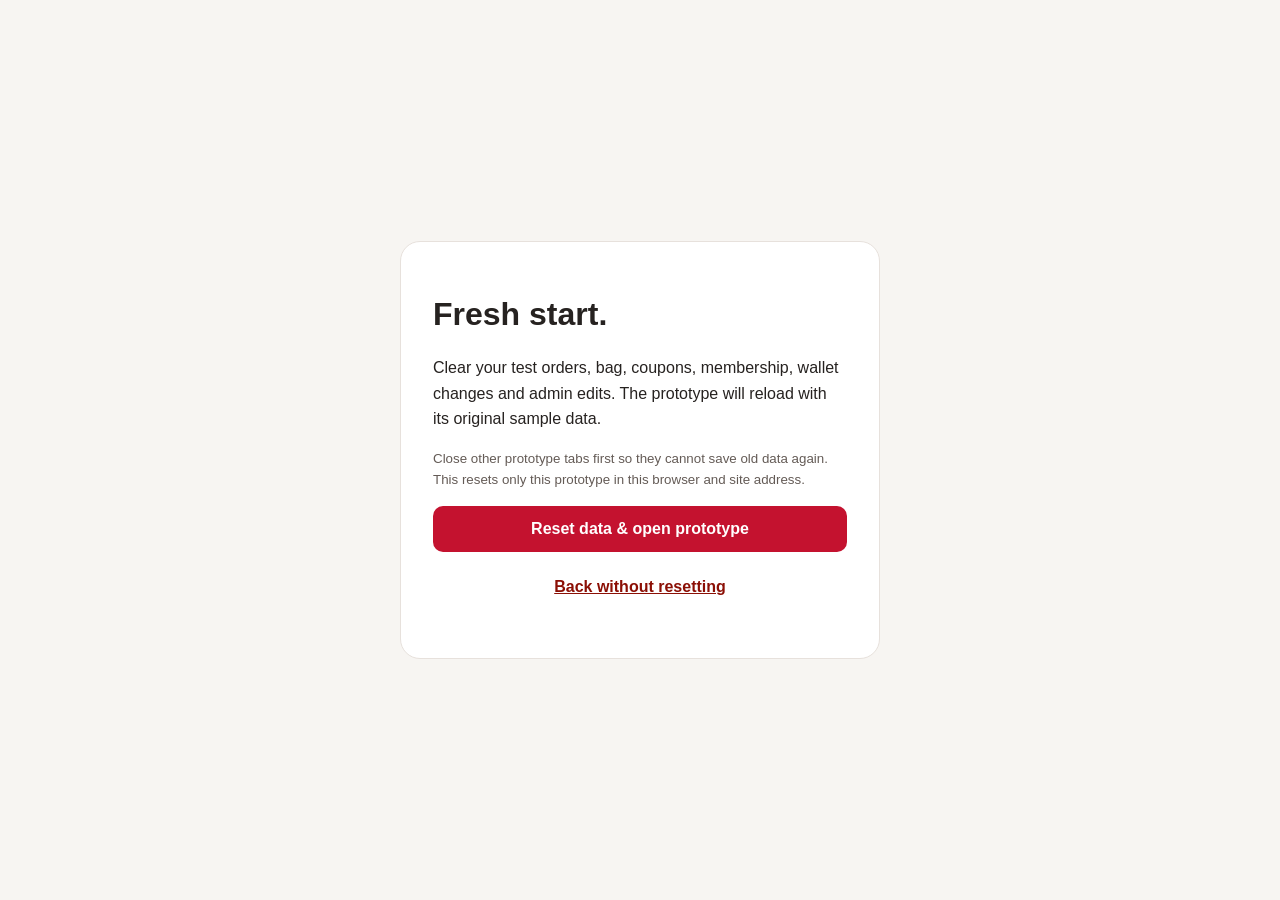
<file: old/reset.html>
<!doctype html>
<html lang="en">
<head>
<meta charset="utf-8"><meta name="viewport" content="width=device-width,initial-scale=1">
<title>Reset MOD prototype</title>
<style>
*{box-sizing:border-box}body{margin:0;padding:24px;min-height:100vh;display:grid;place-items:center;background:#f7f5f2;color:#262220;font:16px/1.6 Arial,sans-serif}main{width:100%;max-width:480px;background:white;border:1px solid #e7e1dc;border-radius:20px;padding:32px}h1{line-height:1.2}button,a{display:block;border:0;border-radius:10px;padding:14px 18px;text-align:center;font:700 16px Arial,sans-serif}button{background:#c4122f;color:white;width:100%;cursor:pointer}button:disabled{opacity:.5}a{color:#8b0f05;margin-top:12px}small{display:block;color:#645b56;margin:16px 0}#status{color:#8b0f05}
</style>
</head>
<body><main>
<h1>Fresh start.</h1>
<p>Clear your test orders, bag, coupons, membership, wallet changes and admin edits. The prototype will reload with its original sample data.</p>
<small>Close other prototype tabs first so they cannot save old data again. This resets only this prototype in this browser and site address.</small>
<button id="reset" type="button">Reset data & open prototype</button>
<a id="back" href="./index.html#home">Back without resetting</a>
<p id="status" role="status" aria-live="polite"></p>
</main>
<script>
const button=document.getElementById('reset'),status=document.getElementById('status');
if(location.protocol==='file:'){
 button.disabled=true;
 status.textContent='Open this page from the same server address you use for the prototype. For the default local server, use the link below.';
 const link=document.createElement('a');link.href='http://127.0.0.1:4173/reset.html';link.textContent='Open local reset page';status.after(link);
 document.getElementById('back').href='http://127.0.0.1:4173/#home';
}
button.addEventListener('click',()=>{
 try{
  localStorage.removeItem('mod-pizza-prototype-v1');
  sessionStorage.removeItem('mod-operations-filters');
  button.disabled=true;status.textContent='Cleared. Opening a fresh prototype…';
  location.replace('./index.html#home');
 }catch(error){status.textContent='Browser storage is blocked. Allow site storage, then try again.';}
});
</script>
</body></html>
</file>
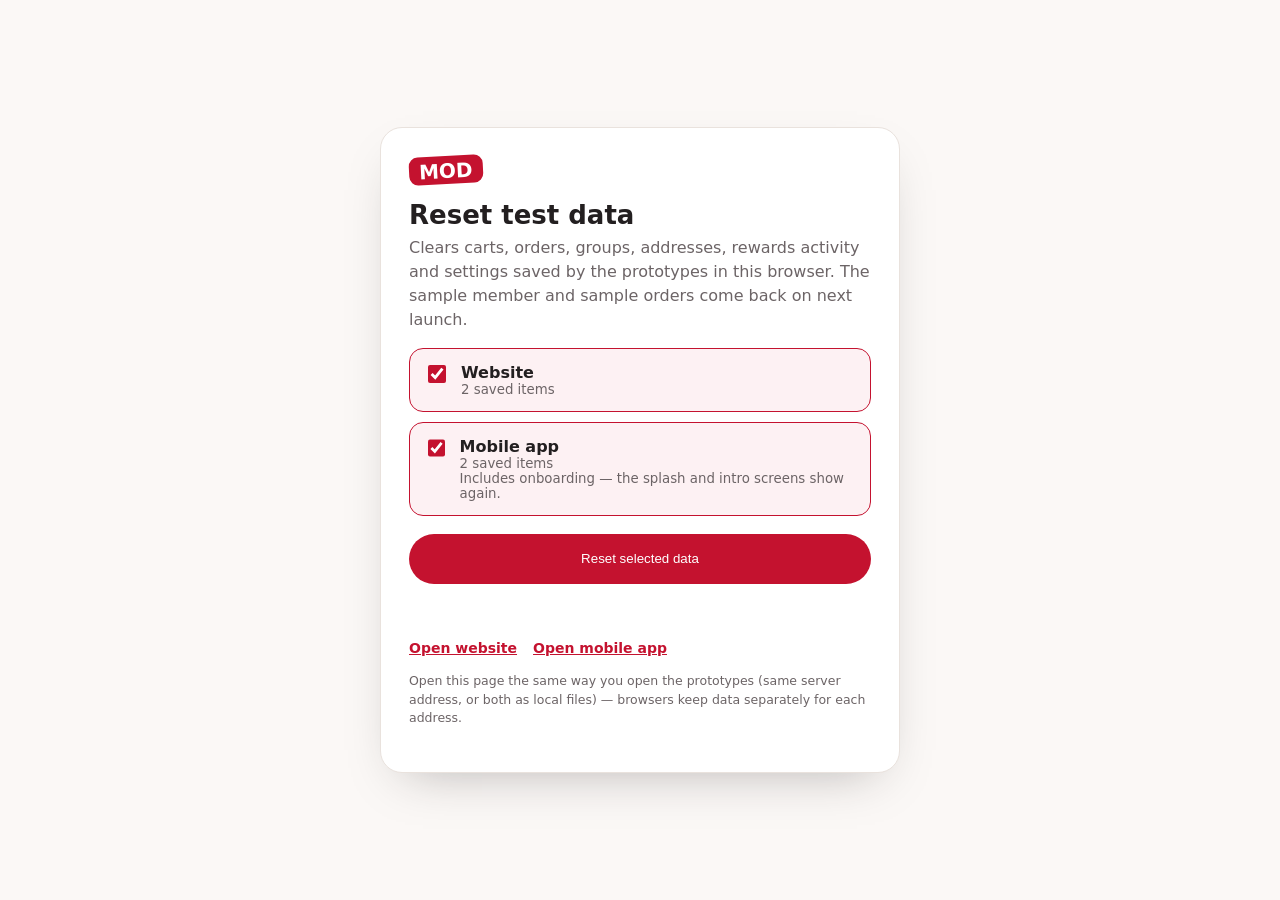
<file: version-3/reset.html>
<!DOCTYPE html>
<html lang="en">
<head>
  <meta charset="utf-8">
  <meta name="viewport" content="width=device-width, initial-scale=1">
  <title>Reset MOD test data</title>
  <style>
    :root { --red: #c4122f; --red-dark: #8b0f05; --ink: #231f20; --line: #e9e2dd; --muted: #6c6466; --ok: #1d7a4b; }
    * { box-sizing: border-box; }
    body { margin: 0; min-height: 100vh; display: grid; place-items: center; padding: 24px; font-family: 'Inter', system-ui, -apple-system, 'Segoe UI', sans-serif; color: var(--ink); background: #fbf8f6; }
    .card { width: min(520px, 100%); background: #fff; border: 1px solid var(--line); border-radius: 22px; padding: 28px; box-shadow: 0 20px 50px -25px rgba(35, 31, 32, .35); }
    .brand { display: inline-block; font-weight: 800; font-size: 20px; background: var(--red); color: #fff; padding: 3px 10px 1px; border-radius: 9px; transform: rotate(-3deg); }
    h1 { font-size: 26px; margin: 16px 0 6px; }
    p { color: var(--muted); line-height: 1.5; margin: 0 0 16px; }
    label.opt { display: flex; gap: 12px; align-items: flex-start; border: 1.5px solid var(--line); border-radius: 14px; padding: 14px; margin-bottom: 10px; cursor: pointer; }
    label.opt:has(input:checked) { border-color: var(--red); background: #fdf1f3; }
    label.opt input { width: 18px; height: 18px; accent-color: var(--red); margin-top: 2px; }
    label.opt span { display: flex; flex-direction: column; } label.opt small { color: var(--muted); }
    button { width: 100%; margin-top: 8px; min-height: 50px; border: 0; border-radius: 999px; background: var(--red); color: #fff; font: 700 16px inherit; cursor: pointer; }
    button:hover { background: var(--red-dark); } button:disabled { opacity: .5; cursor: not-allowed; }
    button:focus-visible, input:focus-visible { outline: 3px solid var(--ink); outline-offset: 2px; }
    #result { margin-top: 16px; font-weight: 600; min-height: 1.5em; }
    #result.ok { color: var(--ok); } #result.err { color: var(--red); }
    .links { display: flex; gap: 16px; margin-top: 14px; font-size: 14px; } .links a { color: var(--red); font-weight: 600; }
    .tiny { font-size: 12.5px; }
  </style>
</head>
<body>
  <main class="card">
    <img src="https://upload.wikimedia.org/wikipedia/en/thumb/2/2b/MOD_Pizza_logo.svg/960px-MOD_Pizza_logo.svg.png" alt="MOD Pizza" width="56" height="54" referrerpolicy="no-referrer" onerror="this.outerHTML='<span class=brand>MOD</span>'">
    <h1>Reset test data</h1>
    <p>Clears carts, orders, groups, addresses, rewards activity and settings saved by the prototypes in this browser. The sample member and sample orders come back on next launch.</p>
    <form id="f">
      <label class="opt"><input type="checkbox" name="web" checked><span><strong>Website</strong><small id="c-web">…</small></span></label>
      <label class="opt"><input type="checkbox" name="app" checked><span><strong>Mobile app</strong><small id="c-app">…</small> <small>Includes onboarding — the splash and intro screens show again.</small></span></label>
      <button type="submit" id="go">Reset selected data</button>
    </form>
    <p id="result" role="status" aria-live="polite"></p>
    <div class="links"><a href="index.html">Open website</a><a href="mobile-app/index.html">Open mobile app</a></div>
    <p class="tiny" style="margin-top:16px">Open this page the same way you open the prototypes (same server address, or both as local files) — browsers keep data separately for each address.</p>
  </main>
  <script>
    // Storage prefixes used by the prototypes.
    const GROUPS = { web: ['modproto.v1.', 'modproto.mobile.v1.', 'modproto.v2.', 'modproto.mobile.v2.'], app: ['modapp.v1.', 'modapp.v2.'] };
    const keysFor = (g) => { try { return Object.keys(localStorage).filter(k => GROUPS[g].some(p => k.startsWith(p))); } catch (e) { return null; } };
    function count() {
      ['web', 'app'].forEach(g => {
        const k = keysFor(g); const el = document.getElementById('c-' + g);
        el.textContent = k === null ? 'Browser storage unavailable' : k.length ? `${k.length} saved item${k.length > 1 ? 's' : ''}` : 'No saved data — already clean';
      });
    }
    count();
    document.getElementById('f').addEventListener('submit', (e) => {
      e.preventDefault();
      const f = e.target; const picked = ['web', 'app'].filter(g => f[g].checked);
      const out = document.getElementById('result');
      if (!picked.length) { out.className = 'err'; out.textContent = 'Choose at least one to reset.'; return; }
      try {
        let n = 0;
        picked.forEach(g => keysFor(g).forEach(k => { localStorage.removeItem(k); n++; }));
        try { sessionStorage.removeItem('modParticipant'); } catch (err) { /* ignore */ }
        out.className = 'ok';
        out.textContent = `Done — removed ${n} item${n === 1 ? '' : 's'} (${picked.map(g => g === 'web' ? 'website' : 'mobile app').join(' + ')}). Reload any open prototype tabs.`;
      } catch (err) { out.className = 'err'; out.textContent = 'Couldn’t reset: browser storage is blocked here.'; }
      count();
    });
  </script>
</body>
</html>
</file>
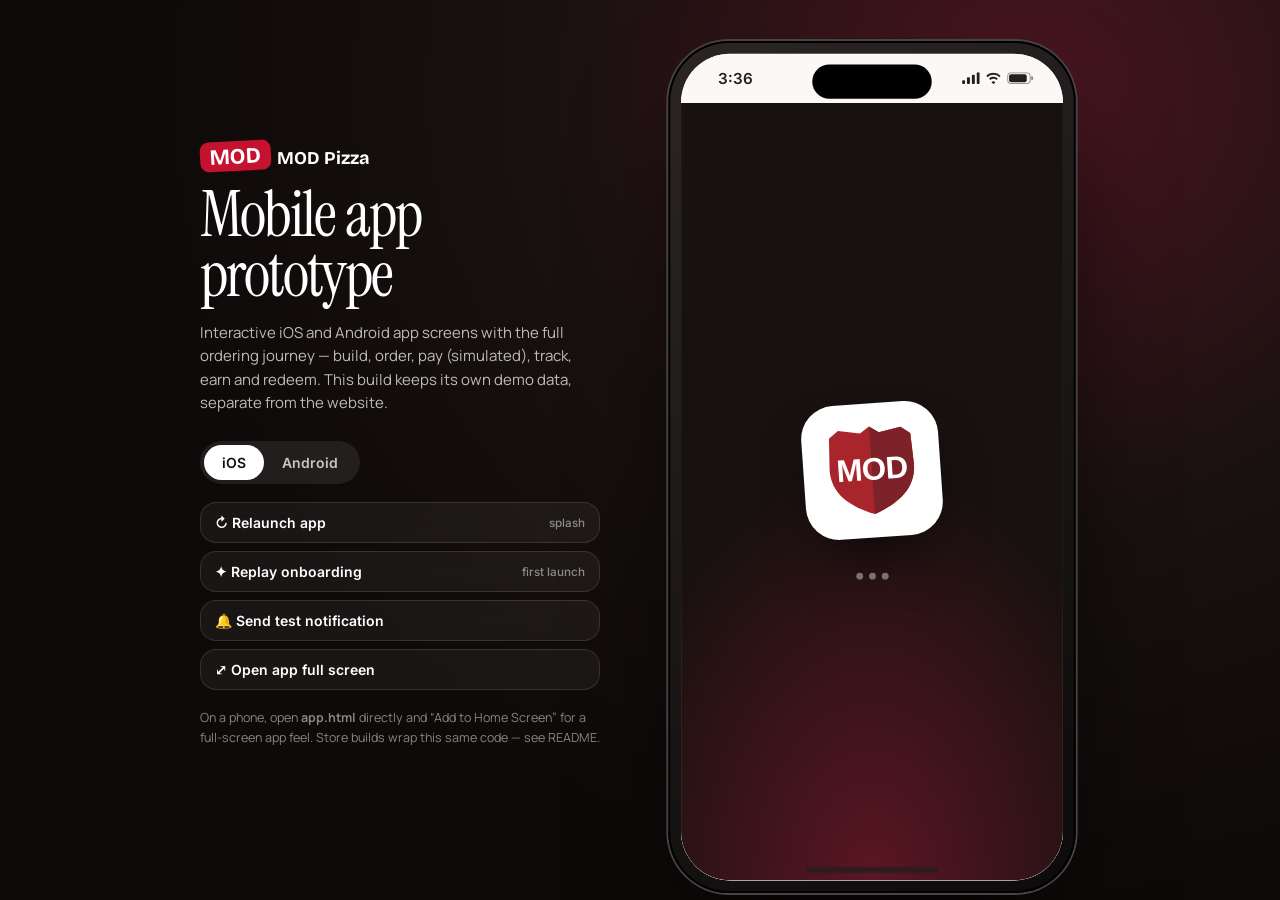
<file: version-3/mobile-app/app.html>
<!DOCTYPE html>
<html lang="en">
<head>
  <meta charset="utf-8">
  <meta name="viewport" content="width=device-width, initial-scale=1, viewport-fit=cover, user-scalable=no">
  <meta name="theme-color" content="#17110f">
  <meta name="apple-mobile-web-app-capable" content="yes">
  <meta name="apple-mobile-web-app-status-bar-style" content="default">
  <meta name="apple-mobile-web-app-title" content="MOD Pizza">
  <title>MOD Pizza</title>
  <link rel="manifest" href="manifest.webmanifest">
  <link rel="icon" href="https://upload.wikimedia.org/wikipedia/en/thumb/2/2b/MOD_Pizza_logo.svg/960px-MOD_Pizza_logo.svg.png">
  <link rel="apple-touch-icon" href="icons/icon-180.png">
  <link rel="preconnect" href="https://fonts.googleapis.com">
  <link rel="preconnect" href="https://fonts.gstatic.com" crossorigin>
  <link href="https://fonts.googleapis.com/css2?family=Bricolage+Grotesque:opsz,wght@12..96,600;12..96,700;12..96,800&family=Inter:wght@400;500;600;700&display=swap" rel="stylesheet">
  <link rel="stylesheet" href="css/styles.css">
  <link rel="stylesheet" href="css/app-native.css">
  <link href="https://fonts.googleapis.com/css2?family=Instrument+Serif:ital@0;1&family=Manrope:wght@400;500;600;700;800&display=swap" rel="stylesheet">
  <link rel="stylesheet" href="css/modern.css">
  <link rel="stylesheet" href="css/modern-app.css">
  <script>
    // App build: own storage, assets path, native shell. On a wide desktop window outside the preview, open the device preview instead.
    window.MOD_APP = true; window.MOD_STORAGE_PREFIX = 'modapp.v2.'; window.MOD_ASSETS = 'assets/';
    (function () { var inFrame = window.top !== window.self; var p = new URLSearchParams(location.search);
      if (!inFrame && window.innerWidth > 820 && !p.has('standalone') && !/view=participant/.test(location.hash)) location.replace('index.html' + location.hash); })();
  </script>
</head>
<body>
  <header class="app-header" id="app-header"></header>
  <main id="main" tabindex="-1"></main>
  <footer class="app-footer"></footer>
  <div id="cartbar"></div>
  <nav class="tabbar" id="tabbar" aria-label="Main"></nav>
  <div id="dialog-root"></div>
  <div id="toast-root" aria-hidden="true"></div>
  <div id="push-root" aria-live="off"></div>
  <div id="native-root"></div>
  <div id="live-polite" class="sr-only" aria-live="polite" aria-atomic="true"></div>
  <div id="live-assertive" class="sr-only" aria-live="assertive" aria-atomic="true"></div>
  <script src="js/data.js"></script>
  <script src="js/core.js"></script>
  <script src="js/ui.js"></script>
  <script src="js/views.js"></script>
  <script src="js/builder.js"></script>
  <script src="js/app.js"></script>
  <script src="js/native.js"></script>
  <script src="vendor/jspdf.umd.min.js" defer></script>
</body>
</html>
</file>
<file: css/styles.css>
/* MOD Customer Prototype — design system & layout.
   Brand (MOD 2026 Brand Architecture): Brick Oven Burgundy #a61932 (primary) · Roma Red #e40032 (accent, always with burgundy)
   Crust #f3e8d7 · black/ink · white · secondary Sky Blue #87d3e1, Ice Cold Aqua #ceebf0, Olive Oil Green #c5d800.
   Type: Oswald (headlines/subheads, all caps) · Barlow (paragraph). */
:root {
  --red: #a61932; --red-dark: #7d1226; --roma: #e40032; --crust: #f3e8d7; --ink: #231f20; --white: #fff;
  --sky: #87d3e1; --aqua: #ceebf0; --olive: #c5d800; --olive-ink: #2b3928;
  --red-50: #fbf0f2; --red-100: #f4d9de; --red-200: #e5aab5;
  --paper: #fcf9f4; --sand: #f6efe4; --line: #e9e2dd; --line-strong: #d6ccc6;
  --ink-80: #3d3738; --muted: #6c6466; --faint: #9a9294;
  --ok: #1d7a4b; --ok-bg: #e8f5ee; --warn: #9a5800; --warn-bg: #fff4e0; --info: #2357a3; --info-bg: #eaf1fb; --err: #b3122b;
  --veg: #2e7d32; --nonveg: #7d1226; --vegan: #4f8a1f;
  --gold: #b88a1b;
  --radius: 18px; --radius-sm: 12px; --radius-lg: 28px;
  --shadow-sm: 0 1px 2px rgba(35, 31, 32, .06), 0 1px 1px rgba(35, 31, 32, .04);
  --shadow: 0 6px 24px -8px rgba(35, 31, 32, .18), 0 2px 6px rgba(35, 31, 32, .05);
  --shadow-lg: 0 24px 60px -20px rgba(35, 31, 32, .35);
  --font: 'Barlow', system-ui, -apple-system, 'Segoe UI', Roboto, sans-serif;
  --display: 'Oswald', 'Barlow', system-ui, sans-serif;
  --hdr: 68px; --tab: 0px;
  --ease: cubic-bezier(.2, .8, .2, 1);
}
*, *::before, *::after { box-sizing: border-box; }
html { -webkit-text-size-adjust: 100%; scroll-padding-top: calc(var(--hdr) + 16px); }
body { margin: 0; font-family: var(--font); font-size: 15px; line-height: 1.5; color: var(--ink); background: var(--paper); -webkit-font-smoothing: antialiased; padding-bottom: var(--tab); }
body.dlg-open { overflow: hidden; }
h1, h2, h3 { font-family: var(--display); line-height: 1.1; margin: 0 0 .4em; letter-spacing: .01em; text-transform: uppercase; }
h1 { font-size: clamp(30px, 4.2vw, 44px); font-weight: 500; }
h2 { font-size: 23px; font-weight: 500; }
h3, .h3 { font-size: 18px; font-weight: 400; font-family: var(--display); text-transform: uppercase; letter-spacing: .02em; }
p { margin: 0 0 .6em; }
a { color: var(--red); text-decoration-thickness: 1.5px; text-underline-offset: 2px; }
a:hover { color: var(--red-dark); }
img, svg { max-width: 100%; }
button, input, select, textarea { font: inherit; color: inherit; }
button { cursor: pointer; }
code { font-family: ui-monospace, 'SF Mono', Menlo, monospace; font-size: .9em; background: var(--sand); padding: 2px 7px; border-radius: 6px; letter-spacing: .04em; font-weight: 600; }
small { font-size: 12.5px; }
.ico { flex: none; vertical-align: middle; }
.sr-only { position: absolute !important; width: 1px; height: 1px; padding: 0; margin: -1px; overflow: hidden; clip: rect(0 0 0 0); white-space: nowrap; border: 0; }
.muted { color: var(--muted); } .small { font-size: 13.5px; } .tiny { font-size: 12px; line-height: 1.45; } .center { text-align: center; }
.err { color: var(--err); font-size: 13px; margin: 4px 0 0; } .warn, .warn-text { color: var(--warn); } .mt { margin-top: 22px; } .grow { flex: 1; }
.optl { color: var(--faint); font-weight: 400; font-size: 12px; }

/* Focus */
:focus { outline: none; }
:focus-visible { outline: 3px solid var(--red); outline-offset: 2px; border-radius: 8px; }
.hero :focus-visible, .rewards-card :focus-visible, .points-hero :focus-visible { outline-color: #fff; }
h1:focus-visible { outline: none; }

.skip-link { position: fixed; left: 12px; top: -60px; z-index: 200; background: var(--ink); color: #fff; padding: 10px 16px; border-radius: 10px; font-weight: 600; transition: top .15s; }
.skip-link:focus { top: 12px; color: #fff; }

/* ---------------- Header ---------------- */
.app-header { position: sticky; top: 0; z-index: 50; background: rgba(255, 255, 255, .88); backdrop-filter: saturate(1.4) blur(14px); -webkit-backdrop-filter: saturate(1.4) blur(14px); border-bottom: 1px solid var(--line); }
.hdr-inner { max-width: 1240px; margin: 0 auto; height: var(--hdr); display: flex; align-items: center; gap: 18px; padding: 0 20px; }
.logo { display: flex; align-items: baseline; gap: 4px; text-decoration: none; color: var(--ink); flex: none; }
.logo-mark { font-family: var(--display); font-weight: 800; font-size: 22px; background: var(--red); color: #fff; padding: 3px 9px 2px; border-radius: 9px; letter-spacing: .02em; transform: rotate(-3deg); display: inline-block; }
.logo-text { font-family: var(--display); font-weight: 700; font-size: 18px; color: var(--ink); }
.hdr-nav { display: flex; gap: 2px; }
.hdr-nav a { color: var(--ink-80); text-decoration: none; font-weight: 600; font-size: 14.5px; padding: 8px 12px; border-radius: 999px; }
.hdr-nav a:hover { background: var(--sand); color: var(--ink); }
.hdr-nav a.on { color: var(--red); background: var(--red-50); }
.ctx-chip { margin-left: auto; display: flex; align-items: center; gap: 10px; border: 1px solid var(--line); background: #fff; border-radius: 999px; padding: 6px 12px 6px 10px; text-align: left; max-width: 300px; min-width: 0; box-shadow: var(--shadow-sm); }
.ctx-chip:hover { border-color: var(--line-strong); }
.ctx-chip .ico:first-child { color: var(--red); }
.ctx-chip > span { display: flex; flex-direction: column; min-width: 0; font-size: 13px; line-height: 1.25; white-space: nowrap; }
.ctx-chip span, .ctx-chip small { overflow: hidden; text-overflow: ellipsis; white-space: nowrap; }
.cc-l1 { display: block; }
.ctx-chip small { color: var(--muted); font-size: 12px; }
.hdr-right { display: flex; align-items: center; gap: 8px; }
.journey-chip { display: flex; align-items: center; gap: 6px; border: 1px solid var(--line); background: #fff; border-radius: 999px; height: 40px; padding: 0 12px; font-weight: 600; font-size: 13.5px; }
.journey-chip.member { background: var(--ink); color: #fff; border-color: var(--ink); }
.journey-chip.member .ico { color: #ffd166; }
.cart-btn { position: relative; display: grid; place-items: center; width: 44px; height: 44px; border-radius: 999px; background: var(--red); color: #fff; box-shadow: 0 6px 16px -6px rgba(166, 25, 50, .7); }
.cart-btn:hover { background: var(--red-dark); color: #fff; }
.cart-btn .badge { position: absolute; top: -4px; right: -4px; min-width: 20px; height: 20px; padding: 0 5px; border-radius: 999px; background: var(--ink); color: #fff; font-size: 11.5px; font-weight: 700; display: grid; place-items: center; border: 2px solid #fff; }
.cart-btn .badge.zero { display: none; }

/* ---------------- Tab bar (mobile) ---------------- */
.tabbar { display: none; }
@media (max-width: 860px) {
  :root { --hdr: 60px; --tab: 72px; }
  .hdr-nav { display: none; }
  .hdr-inner { gap: 10px; padding: 0 14px; }
  .ctx-chip { max-width: none; flex: 1; padding: 5px 10px; }
  .journey-chip span { display: none; }
  .journey-chip { width: 40px; padding: 0; justify-content: center; }
  .tabbar { display: grid; grid-template-columns: repeat(5, 1fr); position: fixed; bottom: 0; left: 0; right: 0; z-index: 60; background: rgba(255, 255, 255, .96); backdrop-filter: blur(12px); border-top: 1px solid var(--line); padding: 6px 4px calc(6px + env(safe-area-inset-bottom)); }
  .tabbar a { display: flex; flex-direction: column; align-items: center; gap: 2px; padding: 6px 0; color: var(--muted); text-decoration: none; font-size: 11.5px; font-weight: 600; border-radius: 12px; }
  .tabbar a.on { color: var(--red); }
  .tabbar a.on .ico { transform: translateY(-1px); }
}
@media (max-width: 420px) { .logo-text { display: none; } }
body.participant-mode .tabbar { display: none; }
body.participant-mode { --tab: 0px; }

/* ---------------- Layout ---------------- */
main { max-width: 1240px; margin: 0 auto; padding: 24px 20px 64px; min-height: calc(100vh - var(--hdr) - 80px); }
main:focus { outline: none; }
.page-head { margin: 4px 0 22px; }
.page-head .lede { color: var(--muted); font-size: 16px; display: flex; flex-wrap: wrap; align-items: center; gap: 6px; }
.back-link { display: inline-flex; align-items: center; gap: 6px; font-weight: 600; font-size: 14px; color: var(--muted); text-decoration: none; margin-bottom: 12px; }
.back-link:hover { color: var(--ink); }
.two-col { display: grid; grid-template-columns: minmax(0, 1fr) 380px; gap: 24px; align-items: start; }
.two-col.wide-left { grid-template-columns: minmax(0, 1fr) 360px; }
@media (max-width: 980px) { .two-col, .two-col.wide-left { grid-template-columns: 1fr; } }
.sect { margin: 34px 0; }
.sect-head { display: flex; align-items: baseline; justify-content: space-between; gap: 12px; margin-bottom: 14px; flex-wrap: wrap; }
.sect-head h2 { margin: 0; }
.link { font-weight: 600; text-decoration: none; display: inline-flex; align-items: center; gap: 2px; font-size: 14px; }
.link .ico { width: 16px; height: 16px; }
.card { background: #fff; border: 1px solid var(--line); border-radius: var(--radius); padding: 20px; box-shadow: var(--shadow-sm); }
.card + .card, aside > .card + .card, .co-side > .card + .card, aside > section + section, aside > nav + section, aside > section + nav { margin-top: 16px; }
.card.subtle { background: var(--sand); border-color: transparent; box-shadow: none; }
.card .h3, .card h2.h3 { display: flex; align-items: center; gap: 8px; }
.card .h3 .ico { color: var(--red); }
.fine { color: var(--muted); font-size: 12.5px; display: flex; gap: 8px; align-items: flex-start; margin-top: 28px; padding-top: 18px; border-top: 1px dashed var(--line-strong); }
.fine .ico { width: 16px; flex: none; margin-top: 1px; }

/* ---------------- Buttons ---------------- */
.btn { --b: var(--ink); display: inline-flex; align-items: center; justify-content: center; gap: 7px; min-height: 42px; padding: 0 18px; border-radius: 999px; border: 1.5px solid transparent; font-weight: 650; font-size: 14.5px; text-decoration: none; white-space: nowrap; transition: background .15s, color .15s, border-color .15s, transform .1s, box-shadow .15s; background: var(--sand); color: var(--ink); }
.btn:active { transform: translateY(1px) scale(.99); }
.btn .ico { width: 18px; height: 18px; }
.btn-sm { min-height: 34px; padding: 0 13px; font-size: 13.5px; }
.btn-sm .ico { width: 16px; height: 16px; }
.btn-lg { min-height: 52px; padding: 0 24px; font-size: 16px; }
.btn-block { width: 100%; }
.btn-primary { background: var(--red); color: #fff; box-shadow: 0 8px 20px -10px rgba(166, 25, 50, .8); }
.btn-primary:hover { background: var(--red-dark); color: #fff; }
.btn-ink { background: var(--ink); color: #fff; } .btn-ink:hover { background: #000; color: #fff; }
.btn-outline { background: #fff; border-color: var(--line-strong); color: var(--ink); } .btn-outline:hover { border-color: var(--ink); color: var(--ink); }
.btn-ghost { background: transparent; color: var(--ink-80); padding: 0 10px; } .btn-ghost:hover { background: var(--sand); color: var(--ink); }
.btn-ghost.danger, .btn.danger { color: var(--err); } .btn-ghost.danger:hover { background: var(--red-50); }
.btn-white { background: #fff; color: var(--red); } .btn-white:hover { background: #fff5f6; color: var(--red-dark); }
.btn-glass { background: rgba(255, 255, 255, .14); color: #fff; border-color: rgba(255, 255, 255, .35); } .btn-glass:hover { background: rgba(255, 255, 255, .24); color: #fff; }
.btn-light { background: #fff; color: var(--ink); }
.btn-disabled, .btn[aria-disabled="true"], .btn:disabled { opacity: .5; cursor: not-allowed; box-shadow: none; }
.btn-disabled { background: var(--sand); color: var(--muted); font-weight: 600; white-space: normal; text-align: center; line-height: 1.2; }
.btn-row { display: flex; flex-wrap: wrap; gap: 8px; align-items: center; margin-top: 12px; }
.btn-row.tight { margin-top: 8px; gap: 4px; }
.btn-row.col { flex-direction: column; align-items: stretch; }
.link-btn { background: none; border: 0; padding: 0; color: var(--red); font-weight: 600; text-decoration: underline; text-underline-offset: 2px; font-size: inherit; }
.icon-btn { display: inline-grid; place-items: center; width: 40px; height: 40px; border-radius: 999px; border: 1px solid var(--line); background: #fff; color: var(--ink); }
.icon-btn:hover { background: var(--sand); }
.icon-btn.sm { width: 32px; height: 32px; } .icon-btn.sm .ico { width: 16px; height: 16px; }
.icon-btn.light { background: rgba(255, 255, 255, .15); border-color: rgba(255, 255, 255, .3); color: #fff; }

/* ---------------- Pills, badges, notes ---------------- */
.pill { display: inline-flex; align-items: center; gap: 5px; padding: 3px 10px; border-radius: 999px; font-size: 12px; font-weight: 650; background: var(--sand); color: var(--ink-80); white-space: nowrap; line-height: 1.5; font-family: var(--font); letter-spacing: 0; }
.pill .ico { width: 13px; height: 13px; }
.pill-ok { background: var(--ok-bg); color: var(--ok); } .pill-info { background: var(--info-bg); color: var(--info); } .pill-warn { background: var(--warn-bg); color: var(--warn); }
.pill-muted { background: var(--sand); color: var(--muted); } .pill-red { background: var(--red); color: #fff; } .pill-gold { background: #fbf1d4; color: #7a5a06; }
.pill-live { background: var(--red-50); color: var(--red); } .pill-live::before { content: ''; width: 7px; height: 7px; border-radius: 50%; background: var(--red); animation: blink 1.4s infinite; }
@keyframes blink { 50% { opacity: .25; } }
.note { display: flex; gap: 12px; align-items: flex-start; padding: 14px 16px; border-radius: var(--radius-sm); margin: 0 0 16px; font-size: 14px; background: var(--info-bg); color: #1b3f74; }
.note > .ico { margin-top: 1px; }
.note-warn { background: var(--warn-bg); color: #6b3d00; } .note-err { background: #fdecef; color: #7d0d1f; border: 1px solid #f6c3cc; }
.note ul { margin: 6px 0 0; padding-left: 18px; } .note .btn-row { margin-top: 10px; }
.note a { color: inherit; font-weight: 700; }

.diet { display: inline-flex; align-items: center; gap: 6px; font-size: 12px; font-weight: 650; padding: 2px 9px 2px 6px; border-radius: 999px; border: 1px solid var(--line); background: #fff; }
.diet-dot { width: 12px; height: 12px; border-radius: 3px; border: 1.5px solid currentColor; display: inline-grid; place-items: center; flex: none; }
.diet-dot::after { content: ''; width: 5px; height: 5px; border-radius: 50%; background: currentColor; }
.diet-veg, .d-veg { color: var(--veg); } .diet-nonveg, .d-nonveg { color: var(--nonveg); } .diet-vegan, .d-vegan { color: var(--vegan); }
.diet-vegan .diet-dot, .d-vegan { border-radius: 50%; }
.diet-nonveg .diet-dot::after, .d-nonveg::after { border-radius: 0; width: 0; height: 0; background: none; border-left: 3.5px solid transparent; border-right: 3.5px solid transparent; border-bottom: 6px solid currentColor; }

/* ---------------- Segmented, tabs, chips ---------------- */
.seg { display: inline-flex; background: var(--sand); border-radius: 999px; padding: 4px; gap: 2px; }
.seg.full { display: flex; width: 100%; } .seg.full .seg-btn { flex: 1; }
.seg-wrap { flex-wrap: wrap; border-radius: 16px; }
.seg-btn { display: inline-flex; align-items: center; justify-content: center; gap: 6px; border: 0; background: transparent; padding: 8px 14px; border-radius: 999px; font-weight: 650; font-size: 14px; color: var(--ink-80); min-height: 36px; }
.seg-btn:hover:not(:disabled) { color: var(--ink); }
.seg-btn.on { background: #fff; color: var(--ink); box-shadow: var(--shadow-sm), 0 0 0 1px var(--line); }
.seg-btn:disabled { opacity: .45; cursor: not-allowed; }
.seg-btn .ico { width: 17px; height: 17px; }
.seg-mode .seg-btn.on .ico { color: var(--red); }
.tabs { display: flex; gap: 6px; overflow-x: auto; scrollbar-width: none; padding: 2px; margin-bottom: 18px; }
.tabs::-webkit-scrollbar { display: none; }
.tab { flex: none; padding: 8px 15px; border-radius: 999px; text-decoration: none; color: var(--ink-80); font-weight: 650; font-size: 14px; background: #fff; border: 1px solid var(--line); }
.tab:hover { border-color: var(--line-strong); color: var(--ink); }
.tab.on { background: var(--ink); color: #fff; border-color: var(--ink); }
.count { display: inline-block; font-size: 11.5px; font-weight: 700; background: rgba(0, 0, 0, .07); border-radius: 999px; padding: 0 7px; margin-left: 3px; font-family: var(--font); }
.tab.on .count { background: rgba(255, 255, 255, .2); }
.chip-row { display: flex; flex-wrap: wrap; gap: 8px; margin: 8px 0; }
.chip { display: inline-flex; align-items: center; gap: 6px; border: 1.5px solid var(--line); background: #fff; border-radius: 999px; padding: 6px 13px; font-size: 13.5px; font-weight: 600; }
.chip:hover:not(:disabled) { border-color: var(--ink); }
.chip small { color: var(--ok); font-weight: 700; }
.chip .ico { width: 15px; height: 15px; }
.chip.lg { padding: 12px 20px; font-size: 16px; }
.chip.tog.on { background: var(--ink); color: #fff; border-color: var(--ink); }
.chip:disabled { opacity: .45; cursor: not-allowed; text-decoration: line-through; }
.chip-check { position: relative; }
.chip-check input { position: absolute; opacity: 0; inset: 0; cursor: pointer; }
.chip-check span { display: inline-flex; border: 1.5px solid var(--line); background: #fff; border-radius: 999px; padding: 6px 13px; font-size: 13.5px; font-weight: 600; }
.chip-check input:checked + span { background: var(--red-50); color: var(--red-dark); border-color: var(--red); }
.chip-check input:focus-visible + span { outline: 3px solid var(--red); outline-offset: 2px; }

/* ---------------- Forms ---------------- */
.field { margin-bottom: 14px; }
.field label, fieldset legend { display: block; font-weight: 650; font-size: 13.5px; margin-bottom: 6px; color: var(--ink-80); }
fieldset { border: 0; padding: 0; margin: 0 0 14px; }
input:not([type=checkbox]):not([type=radio]), select, textarea { width: 100%; border: 1.5px solid var(--line-strong); border-radius: 12px; padding: 11px 13px; background: #fff; transition: border-color .15s, box-shadow .15s; min-height: 44px; }
input:hover, select:hover, textarea:hover { border-color: #bfb3ad; }
input:focus, select:focus, textarea:focus { border-color: var(--ink); box-shadow: 0 0 0 4px rgba(35, 31, 32, .08); outline: none; }
input[aria-invalid="true"], textarea[aria-invalid="true"] { border-color: var(--err); background: #fffafb; }
textarea { resize: vertical; min-height: 64px; }
.fgrid { display: grid; grid-template-columns: repeat(auto-fit, minmax(200px, 1fr)); gap: 0 14px; }
.fgrid.two { grid-template-columns: 1fr 1fr; }
.field.inline { display: flex; align-items: center; gap: 12px; margin-top: 12px; } .field.inline label { margin: 0; } .field.inline input { max-width: 140px; }
.check-row { display: flex; gap: 10px; align-items: flex-start; margin: 4px 0 16px; font-size: 14px; cursor: pointer; }
.check-row input { width: 18px; height: 18px; margin-top: 2px; accent-color: var(--red); flex: none; }
.inline-form { display: flex; gap: 8px; align-items: stretch; }
.inline-form input { flex: 1; }
.inline-form.card { margin-top: 16px; padding: 12px; }
.switch-row { display: flex; align-items: center; gap: 12px; padding: 10px 0; cursor: pointer; border-bottom: 1px solid var(--line); }
.switch-row:last-child { border-bottom: 0; }
.switch-row input { position: absolute; opacity: 0; width: 1px; height: 1px; }
.switch { width: 44px; height: 26px; border-radius: 999px; background: var(--line-strong); position: relative; transition: background .2s; flex: none; }
.switch::after { content: ''; position: absolute; top: 3px; left: 3px; width: 20px; height: 20px; border-radius: 50%; background: #fff; box-shadow: var(--shadow-sm); transition: transform .2s var(--ease); }
.switch-row input:checked + .switch { background: var(--red); }
.switch-row input:checked + .switch::after { transform: translateX(18px); }
.switch-row input:focus-visible + .switch { outline: 3px solid var(--red); outline-offset: 2px; }
.switch-row input:disabled ~ * { opacity: .5; }
.switch-row span:last-child { display: flex; flex-direction: column; } .switch-row small { color: var(--muted); }
.radio-cards { display: grid; gap: 8px; }
.rcard { display: flex; gap: 10px; align-items: flex-start; border: 1.5px solid var(--line); border-radius: 14px; padding: 12px 14px; cursor: pointer; background: #fff; }
.rcard:has(input:checked), .rcard.on { border-color: var(--red); background: var(--red-50); }
.rcard input { accent-color: var(--red); margin-top: 3px; }
.rcard span { display: flex; flex-direction: column; } .rcard small { color: var(--muted); }
.rcard:has(input:disabled) { opacity: .5; cursor: not-allowed; }

/* ---------------- Hero & home ---------------- */
.hero { position: relative; display: grid; grid-template-columns: 1fr 1fr; align-items: center; gap: 20px; overflow: hidden; border-radius: var(--radius-lg); padding: 56px 0 56px 56px; min-height: 520px; color: #fff; isolation: isolate; background: var(--red-dark); }
.hero::before { content: ''; position: absolute; inset: 0; z-index: -1; background: radial-gradient(70% 90% at 0% 100%, rgba(166, 25, 50, .55) 0%, transparent 70%); }
.hero h1 { font-size: clamp(40px, 6vw, 72px); line-height: .95; letter-spacing: -.03em; margin: 14px 0 16px; }
.hero h1 span { color: #f3e8d7; }
.hero p { font-size: 17px; max-width: 460px; color: rgba(255, 255, 255, .88); }
.hero .btn-row { margin-top: 24px; }
.hero .btn-white { color: var(--red-dark); }
.eyebrow { display: inline-flex; align-items: center; gap: 6px; font-size: 12px; font-weight: 750; text-transform: uppercase; letter-spacing: .08em; color: var(--red); }
.eyebrow .ico { width: 15px; height: 15px; }
.eyebrow.light { color: rgba(255, 255, 255, .85); }
.hero-art { position: relative; align-self: stretch; margin: -56px 0; min-height: 520px; }
.hero-art::before { content: ''; position: absolute; top: 50%; left: 4%; width: 135%; aspect-ratio: 1; transform: translateY(-50%); border-radius: 50%; background: #f3e8d7; }
.hero-plate { position: absolute; top: 50%; left: 14%; width: 112%; aspect-ratio: 1; transform: translateY(-50%); border-radius: 50%; overflow: hidden; }
.hero-plate img { width: 100%; height: 100%; object-fit: cover; display: block; transition: transform 1.2s var(--ease); }
.hero:hover .hero-plate img { transform: scale(1.03) rotate(-2deg); }
.made-badge { position: absolute; left: 30%; bottom: 7%; width: 128px; height: 128px; border-radius: 50%; background: #fff; color: var(--red); display: flex; flex-direction: column; align-items: center; justify-content: center; line-height: 1; box-shadow: 0 14px 30px -10px rgba(35, 31, 32, .45); transform: rotate(-8deg); font-family: var(--display); text-transform: uppercase; }
.made-badge span { font-size: 14px; font-weight: 800; letter-spacing: .06em; }
.made-badge strong { font-size: 34px; font-weight: 800; margin: 4px 0; letter-spacing: -.01em; }
@media (max-width: 860px) {
  .hero { grid-template-columns: 1fr; padding: 30px 24px 0; border-radius: 22px; min-height: 0; }
  .hero { padding: 26px 20px 0; gap: 0; }
  .hero h1 { font-size: 42px; margin: 10px 0 10px; }
  .hero p { font-size: 15px; }
  .hero .btn-row { flex-wrap: nowrap; margin-top: 16px; }
  .hero .btn-row .btn-lg { flex: 1 1 auto; min-height: 46px; padding: 0 12px; font-size: 14.5px; }
  .hero-art { margin: 18px -20px 0; min-height: 0; height: 230px; }
  .hero-art::before { top: 0; left: 50%; width: 150%; transform: translateX(-50%); }
  .hero-plate { top: 22px; left: 50%; width: 100%; transform: translateX(-50%); }
  .made-badge { left: auto; right: 14px; bottom: auto; top: -6px; width: 92px; height: 92px; }
  .made-badge strong { font-size: 25px; } .made-badge span { font-size: 11px; }
}
.ctx-card { display: flex; flex-wrap: wrap; gap: 10px; align-items: stretch; background: #fff; border: 1px solid var(--line); border-radius: var(--radius); padding: 10px; margin: -28px 28px 0; position: relative; z-index: 2; box-shadow: var(--shadow); }
.ctx-card .seg { align-self: center; }
.ctx-cell { flex: 1 1 220px; display: flex; align-items: center; gap: 12px; border: 0; background: transparent; text-align: left; padding: 8px 12px; border-radius: 12px; min-width: 0; }
.ctx-cell:hover { background: var(--sand); }
.ctx-cell > .ico:first-child { color: var(--red); width: 22px; height: 22px; }
.ctx-cell span { display: flex; flex-direction: column; min-width: 0; flex: 1; }
.ctx-cell small { color: var(--muted); font-size: 12px; } .ctx-cell strong { font-size: 14.5px; overflow: hidden; text-overflow: ellipsis; white-space: nowrap; }
.ctx-cell em { font-style: normal; font-size: 12px; }
.ctx-cell .chev { color: var(--faint); width: 16px; }
@media (max-width: 860px) { .ctx-card { margin: 14px 0 0; flex-direction: column; } .ctx-cell { flex: none; } .ctx-card .seg { width: 100%; } .ctx-card .seg-btn { flex: 1; } }
.active-strip { display: grid; gap: 10px; margin-top: 18px; }
.active-card { display: flex; align-items: center; gap: 14px; background: var(--ink); color: #fff; text-decoration: none; padding: 16px 20px; border-radius: var(--radius); }
.active-card:hover { color: #fff; background: #000; }
.active-card div { display: flex; flex-direction: column; flex: 1; } .active-card span { font-size: 13.5px; color: rgba(255, 255, 255, .75); }
.active-cta { display: inline-flex !important; flex-direction: row !important; align-items: center; color: #fff !important; font-weight: 700; }
.pulse { width: 12px; height: 12px; border-radius: 50%; background: #ff4d67; box-shadow: 0 0 0 0 rgba(255, 77, 103, .6); animation: pulse 1.8s infinite; flex: none; }
@keyframes pulse { 70% { box-shadow: 0 0 0 12px rgba(255, 77, 103, 0); } 100% { box-shadow: 0 0 0 0 rgba(255, 77, 103, 0); } }
.cat-row { display: grid; grid-template-columns: repeat(7, minmax(110px, 1fr)); gap: 12px; overflow-x: auto; padding-bottom: 4px; scrollbar-width: thin; }
.cat-tile { display: flex; flex-direction: column; align-items: center; gap: 8px; background: #fff; border: 1px solid var(--line); border-radius: var(--radius); padding: 14px 10px; text-decoration: none; color: var(--ink); font-weight: 700; font-size: 14px; transition: transform .2s var(--ease), box-shadow .2s, border-color .2s; }
.cat-tile:hover { transform: translateY(-3px); box-shadow: var(--shadow); color: var(--ink); border-color: var(--red-200); }
.cat-art { width: 76px; height: 76px; display: grid; place-items: center; background: var(--paper); border-radius: 50%; }
.cat-art svg { width: 70px; height: 70px; }
.home-grid { display: grid; grid-template-columns: minmax(0, 1fr) 380px; gap: 28px; align-items: start; }
@media (max-width: 980px) { .home-grid { grid-template-columns: 1fr; } }
.home-side { margin-top: 34px; display: grid; gap: 14px; }
.go-list { display: grid; gap: 12px; }
.go-card { display: flex; gap: 18px; align-items: center; background: #fff; border: 1px solid var(--line); border-radius: var(--radius); padding: 16px; }
.go-card h3 { margin: 4px 0; } .go-card .btn-row { margin-top: 8px; }
.go-art { width: 96px; height: 96px; flex: none; }
.rewards-card { background: linear-gradient(140deg, var(--ink) 0%, #3a2a2c 60%, var(--red-dark) 140%); color: #fff; border-radius: var(--radius); padding: 22px; position: relative; overflow: hidden; }
.rewards-card::after { content: ''; position: absolute; right: -60px; top: -60px; width: 180px; height: 180px; border-radius: 50%; background: radial-gradient(circle, rgba(166, 25, 50, .55), transparent 70%); }
.rewards-card.guest h2 { color: #fff; margin-top: 6px; }
.rewards-card p { color: rgba(255, 255, 255, .8); font-size: 14px; }
.rc-top { display: flex; justify-content: space-between; align-items: flex-start; position: relative; z-index: 1; }
.rc-points { font-family: var(--display); font-size: 40px; font-weight: 800; line-height: 1; margin: 8px 0 4px; } .rc-points strong { font-weight: 800; }
.rc-sub { font-size: 12.5px; color: rgba(255, 255, 255, .7); }
.rc-goal { font-weight: 650; margin-top: 8px; color: #fff !important; } .rc-tier { font-size: 12.5px !important; }
.meter { height: 10px; background: rgba(35, 31, 32, .08); border-radius: 999px; overflow: hidden; margin: 14px 0 6px; position: relative; z-index: 1; }
.rewards-card .meter, .meter.light { background: rgba(255, 255, 255, .18); }
.meter span { display: block; height: 100%; border-radius: 999px; background: linear-gradient(90deg, var(--red), #ff5470); transition: width .6s var(--ease); }
.rewards-card .meter span, .meter.light span { background: linear-gradient(90deg, #ffd166, #fff); }
.meter.sm { height: 6px; margin: 8px 0 4px; } .meter.over span { background: var(--err); }
.offer-feature { display: flex; flex-direction: column; gap: 4px; padding: 18px 20px; border-radius: var(--radius); background: #fff5f6; border: 1.5px dashed var(--red-200); text-decoration: none; color: var(--ink); }
.offer-feature:hover { color: var(--ink); border-color: var(--red); }
.offer-feature strong { font-family: var(--display); font-size: 19px; } .offer-feature span:not(.eyebrow) { font-size: 13.5px; color: var(--muted); } .offer-feature code { align-self: flex-start; margin-top: 6px; background: var(--red); color: #fff; }
.mini-links { display: grid; background: #fff; border: 1px solid var(--line); border-radius: var(--radius); overflow: hidden; }
.mini-link { display: flex; align-items: center; gap: 14px; padding: 14px 16px; text-decoration: none; color: var(--ink); border-bottom: 1px solid var(--line); }
.mini-link:last-child { border-bottom: 0; }
.mini-link:hover { background: var(--paper); color: var(--ink); }
.mini-link > .ico:first-child { color: var(--red); width: 22px; height: 22px; }
.mini-link span { flex: 1; display: flex; flex-direction: column; } .mini-link small { color: var(--muted); }
.mini-link > .ico:last-child { color: var(--faint); width: 16px; }

/* ---------------- Empty states ---------------- */
.empty { text-align: center; padding: 44px 20px; background: #fff; border: 1px dashed var(--line-strong); border-radius: var(--radius); }
.empty.compact { border: 0; padding: 12px 0; }
.empty-ico { width: 64px; height: 64px; margin: 0 auto 14px; display: grid; place-items: center; border-radius: 50%; background: var(--red-50); color: var(--red); }
.empty-ico .ico { width: 28px; height: 28px; }
.empty h2 { font-size: 20px; } .empty p { color: var(--muted); max-width: 420px; margin: 0 auto 16px; }
.empty .btn { margin: 0 4px; }

/* ---------------- Menu ---------------- */
.menu-top { display: flex; align-items: flex-end; justify-content: space-between; gap: 16px; flex-wrap: wrap; margin-bottom: 14px; }
.menu-title h1 { margin: 0; } .menu-title p { margin: 4px 0 0; }
.search { position: relative; flex: 0 1 420px; display: flex; align-items: center; }
.search > .ico { position: absolute; left: 14px; color: var(--muted); }
.search input { padding-left: 42px !important; border-radius: 999px !important; background: #fff; }
.search .icon-btn { position: absolute; right: 6px; border: 0; }
.menu-bar { position: sticky; top: var(--hdr); z-index: 20; display: flex; gap: 12px; align-items: center; justify-content: space-between; flex-wrap: wrap; background: rgba(251, 248, 246, .94); backdrop-filter: blur(10px); margin: 0 -20px 8px; padding: 10px 20px; border-bottom: 1px solid var(--line); }
.menu-bar .tabs { margin: 0; flex: 1; min-width: 0; }
.seg-diet .seg-btn { padding: 7px 12px; font-size: 13.5px; }
.seg-diet .diet-dot { width: 11px; height: 11px; }
.menu-sect { margin: 26px 0 8px; }
.menu-sect h2 { display: flex; align-items: center; gap: 8px; }
.pgrid { display: grid; grid-template-columns: repeat(auto-fill, minmax(250px, 1fr)); gap: 16px; }
.pcard { position: relative; display: flex; flex-direction: column; background: #fff; border: 1px solid var(--line); border-radius: var(--radius); overflow: hidden; transition: transform .2s var(--ease), box-shadow .2s; }
.pcard:hover { transform: translateY(-3px); box-shadow: var(--shadow); }
.pcard-art { display: grid; place-items: center; background: radial-gradient(circle at 50% 60%, #fff 0%, var(--sand) 70%); aspect-ratio: 16 / 11; padding: 14px; position: relative; }
.pcard-art svg { width: 70%; height: auto; transition: transform .4s var(--ease); }
.pcard:hover .pcard-art svg { transform: rotate(-8deg) scale(1.04); }
.pcard-tag { position: absolute; left: 12px; top: 12px; background: var(--ink); color: #fff; font-size: 11.5px; font-weight: 700; padding: 3px 9px; border-radius: 999px; }
.fav-btn { position: absolute; right: 10px; top: 10px; width: 38px; height: 38px; display: grid; place-items: center; border-radius: 50%; background: rgba(255, 255, 255, .92); border: 1px solid var(--line); color: var(--muted); z-index: 2; }
.fav-btn:hover { color: var(--red); }
.fav-btn.on { color: var(--red); } .fav-btn.on .ico { fill: var(--red); }
.fav-btn.sm { position: static; width: 34px; height: 34px; flex: none; }
.pcard-body { padding: 14px 16px 16px; display: flex; flex-direction: column; flex: 1; }
.pcard-body h3 { margin: 0 0 4px; } .pcard-body h3 a { color: var(--ink); text-decoration: none; } .pcard-body h3 a:hover { color: var(--red); }
.pcard-body h3 a::after { content: ''; position: absolute; inset: 0; z-index: 0; }
.pcard-desc { color: var(--muted); font-size: 13.5px; display: -webkit-box; -webkit-line-clamp: 2; -webkit-box-orient: vertical; overflow: hidden; }
.pcard-meta { display: flex; align-items: center; gap: 8px; flex-wrap: wrap; margin: 4px 0 12px; }
.cal { font-size: 12.5px; color: var(--muted); }
.pcard-foot { margin-top: auto; display: flex; align-items: center; justify-content: space-between; gap: 10px; position: relative; z-index: 1; }
.price { font-family: var(--display); font-weight: 800; font-size: 19px; }
.pcard.is-unavail .pcard-art { filter: grayscale(.9); opacity: .6; }
.group-banner { display: flex; align-items: center; gap: 12px; background: var(--ink); color: #fff; padding: 12px 16px; border-radius: 14px; margin-bottom: 16px; flex-wrap: wrap; }
.group-banner span { flex: 1; }

/* ---------------- Builder ---------------- */
.builder { display: grid; grid-template-columns: minmax(0, 1fr) minmax(0, 1.05fr); gap: 36px; align-items: start; }
.builder.simple { grid-template-columns: minmax(0, .9fr) minmax(0, 1fr); }
@media (max-width: 900px) { .builder, .builder.simple { grid-template-columns: 1fr; gap: 12px; } }
.b-visual { align-self: stretch; }
.b-sticky { position: sticky; top: calc(var(--hdr) + 16px); }
.b-art { background: radial-gradient(circle at 50% 45%, #fff 0%, var(--sand) 72%); border-radius: var(--radius-lg); padding: 7%; display: grid; place-items: center; aspect-ratio: 1; }
.b-art svg { width: 100%; height: auto; }
.b-art.is-pizza svg { filter: drop-shadow(0 20px 26px rgba(35, 31, 32, .22)); }
@media (max-width: 900px) { .b-visual { align-self: start; } .b-sticky { position: relative; top: 0; } .b-art { max-width: 360px; margin: 0 auto; padding: 5%; } }
.b-summary { list-style: none; padding: 0; margin: 14px 0 0; display: flex; flex-wrap: wrap; gap: 6px; justify-content: center; }
.b-summary li { background: #fff; border: 1px solid var(--line); border-radius: 999px; padding: 3px 11px; font-size: 12.5px; font-weight: 600; }
.b-head p { color: var(--muted); font-size: 15.5px; }
.b-head h1 { margin: 6px 0 8px; }
.bsect { padding: 18px 0; border-top: 1px solid var(--line); }
.bsect h3 { display: flex; align-items: baseline; gap: 8px; } .bsect h3 small { color: var(--muted); font-family: var(--font); font-weight: 500; }
.bnote { margin: 4px 0 0; }
.opt-grid { display: grid; grid-template-columns: repeat(auto-fill, minmax(120px, 1fr)); gap: 8px; }
.opt-grid.two { grid-template-columns: 1fr 1fr; }
.opt-grid.sauces { grid-template-columns: repeat(4, 1fr); }
@media (max-width: 520px) { .opt-grid.sauces { grid-template-columns: 1fr 1fr; } }
.opt { display: flex; flex-direction: column; align-items: center; justify-content: center; gap: 4px; text-align: center; border: 1.5px solid var(--line); background: #fff; border-radius: 14px; padding: 12px 10px; font-weight: 650; font-size: 14px; color: var(--ink); min-height: 52px; transition: border-color .15s, background .15s; }
.opt small { color: var(--muted); font-weight: 500; font-size: 12px; }
.opt:hover:not(:disabled) { border-color: var(--ink); }
.opt.on { border-color: var(--red); background: var(--red-50); box-shadow: inset 0 0 0 1px var(--red); }
.opt:disabled { opacity: .45; cursor: not-allowed; }
.opt.big strong { font-family: var(--display); font-size: 16px; }
.opt-grid.two .opt { flex-direction: row; gap: 10px; } .opt-grid.two .opt.big { flex-direction: column; }
.swatch { width: 26px; height: 26px; border-radius: 50%; border: 2px solid #fff; box-shadow: 0 0 0 1px var(--line-strong); }
.swatch.round { width: 20px; height: 20px; }
.sub-ctrls { display: flex; flex-wrap: wrap; gap: 8px; margin: 10px 0 2px; }
.mini-seg { display: inline-flex; background: var(--sand); border-radius: 10px; padding: 3px; gap: 2px; }
.mini-seg button { border: 0; background: transparent; padding: 5px 10px; border-radius: 8px; font-size: 12.5px; font-weight: 650; color: var(--ink-80); min-height: 30px; }
.mini-seg button.on { background: #fff; color: var(--red-dark); box-shadow: var(--shadow-sm); }
.ing-list { list-style: none; padding: 0; margin: 0; display: grid; grid-template-columns: repeat(auto-fill, minmax(240px, 1fr)); gap: 8px; }
.ing { border: 1.5px solid var(--line); border-radius: 14px; background: #fff; padding: 4px; transition: border-color .15s, background .15s; }
.ing.on { border-color: var(--red); background: var(--red-50); }
.ing.out { opacity: .55; }
.ing .sub-ctrls { padding: 0 8px 8px; margin-top: 2px; }
.ing-toggle { display: flex; align-items: center; gap: 10px; width: 100%; border: 0; background: transparent; padding: 8px 10px; text-align: left; border-radius: 10px; font-weight: 650; }
.ing-toggle[aria-disabled="true"]:not(:disabled) { opacity: .55; }
.ing-toggle:disabled { cursor: not-allowed; }
.ing-dot { width: 18px; height: 18px; border-radius: 50%; background: var(--c); box-shadow: inset 0 0 0 2px rgba(0, 0, 0, .12); flex: none; }
.ing-name { flex: 1; } .ing-toggle small { color: var(--muted); font-weight: 600; display: inline-flex; align-items: center; gap: 4px; }
.ing-check { width: 26px; height: 26px; border-radius: 50%; display: grid; place-items: center; background: var(--sand); color: var(--ink-80); flex: none; }
.ing-check .ico { width: 15px; height: 15px; }
.ing.on .ing-check { background: var(--red); color: #fff; }
.place-ico { display: inline-block; width: 13px; height: 13px; border-radius: 50%; border: 1.5px solid currentColor; vertical-align: middle; }
.place-ico.p-left { background: linear-gradient(90deg, currentColor 50%, transparent 50%); }
.place-ico.p-right { background: linear-gradient(90deg, transparent 50%, currentColor 50%); }
.place-ico.p-whole { background: currentColor; }
.half-tabs { display: grid; grid-template-columns: 1fr 1fr; gap: 8px; margin-top: 14px; }
.half-tab { display: flex; align-items: center; justify-content: center; gap: 8px; border: 1.5px solid var(--line); background: #fff; border-radius: 14px; padding: 12px; font-weight: 700; font-family: var(--display); font-size: 16px; }
.half-tab.on { border-color: var(--ink); background: var(--ink); color: #fff; }
.limit-bar { display: flex; gap: 8px; align-items: center; background: var(--info-bg); color: var(--info); border-radius: 12px; padding: 10px 14px; font-size: 13.5px; font-weight: 600; margin: 8px 0; }
.limit-bar.full { background: var(--warn-bg); color: var(--warn); }
.nutri { margin: 18px 0 10px; border: 1px solid var(--line); border-radius: 14px; background: #fff; }
.nutri summary { cursor: pointer; padding: 12px 14px; font-weight: 650; display: flex; gap: 8px; align-items: center; list-style: none; }
.nutri summary::-webkit-details-marker { display: none; }
.nutri table { width: calc(100% - 28px); margin: 0 14px; border-collapse: collapse; font-size: 14px; border-top: 6px solid var(--ink); }
.nutri th, .nutri td { padding: 6px 0; border-bottom: 1px solid var(--line); text-align: left; } .nutri td { text-align: right; font-weight: 700; }
.nutri p { padding: 8px 14px 12px; margin: 0; }
.b-foot { position: sticky; bottom: calc(var(--tab) + 0px); z-index: 10; background: rgba(251, 248, 246, .96); backdrop-filter: blur(10px); padding: 14px 0 16px; margin-top: 12px; border-top: 1px solid var(--line); }
.b-foot-row { display: flex; gap: 12px; align-items: center; }
.b-err { display: flex; gap: 6px; align-items: center; margin: 0 0 10px; }
.stepper { display: inline-flex; align-items: center; background: #fff; border: 1.5px solid var(--line-strong); border-radius: 999px; padding: 3px; }
.stepper button { width: 32px; height: 32px; border-radius: 50%; border: 0; background: transparent; display: grid; place-items: center; }
.stepper button:hover:not(:disabled) { background: var(--sand); }
.stepper button:disabled { opacity: .35; cursor: not-allowed; }
.stepper button .ico { width: 16px; height: 16px; }
.stepper > span { min-width: 30px; text-align: center; font-weight: 750; }
.stepper.lg button { width: 42px; height: 42px; } .stepper.lg > span { min-width: 34px; font-size: 17px; }
.stepper.sm button { width: 28px; height: 28px; }

/* ---------------- Cart ---------------- */
.clines { list-style: none; padding: 0; margin: 0 0 8px; display: grid; gap: 12px; }
.cline { display: flex; gap: 16px; background: #fff; border: 1px solid var(--line); border-radius: var(--radius); padding: 16px; }
.cline.has-issue { border-color: #f1b4bf; background: #fffafb; }
.cline-art { width: 84px; height: 84px; flex: none; }
.cline-main { flex: 1; min-width: 0; }
.cline-head { display: flex; justify-content: space-between; gap: 10px; } .cline-head h3 { margin: 0 0 4px; }
.cline-desc { list-style: none; padding: 0; margin: 4px 0; display: flex; flex-wrap: wrap; gap: 4px 10px; font-size: 13px; color: var(--muted); }
.cline-desc li::before { content: '•'; margin-right: 6px; color: var(--red-200); }
.cline-note { font-size: 13px; font-style: italic; color: var(--muted); margin: 2px 0; }
.cline-issue { color: var(--err); font-size: 13px; font-weight: 600; display: flex; gap: 6px; align-items: center; margin: 6px 0 0; }
.cline-ctrl { display: flex; flex-wrap: wrap; align-items: center; gap: 8px; margin-top: 10px; }
.upsell { display: flex; align-items: center; gap: 14px; margin-top: 18px; background: linear-gradient(120deg, #fff 0%, #fff5f6 100%); border: 1px solid var(--red-100); border-radius: var(--radius); padding: 14px 16px; }
.upsell-art { width: 72px; height: 72px; flex: none; }
.upsell > div:nth-child(2) { flex: 1; } .upsell h3 { margin: 2px 0; }
@media (max-width: 560px) { .upsell { flex-wrap: wrap; } .cline-art { width: 60px; height: 60px; } }
.summary { position: sticky; top: calc(var(--hdr) + 16px); }
@media (max-width: 980px) { .summary { position: static; } }
.sum-ctx { display: flex; gap: 10px; align-items: center; background: var(--paper); border-radius: 12px; padding: 10px 12px; font-size: 14px; margin-bottom: 12px; }
.sum-ctx span { flex: 1; } .sum-ctx small { color: var(--muted); } .sum-ctx > .ico { color: var(--red); }
.disc { border-top: 1px solid var(--line); border-bottom: 1px solid var(--line); margin: 6px 0 10px; padding: 8px 0; }
.applied { display: flex; gap: 10px; align-items: center; background: var(--ok-bg); color: var(--ok); border-radius: 12px; padding: 10px 12px; margin: 6px 0; }
.applied div { flex: 1; display: flex; flex-direction: column; color: var(--ink); } .applied small { color: var(--muted); }
.applied.reward { background: #fbf1d4; color: #7a5a06; }
.applied.bad { background: #fdecef; color: var(--err); } .applied.bad small { color: var(--err); }
.disc-toggle { display: flex; align-items: center; gap: 10px; width: 100%; background: none; border: 0; padding: 10px 2px; font-weight: 650; text-align: left; color: var(--ink); }
.disc-toggle > .ico:first-child { color: var(--red); } .disc-toggle span { flex: 1; }
.disc-toggle .chev { transition: transform .2s; } .disc-toggle[aria-expanded="true"] .chev { transform: rotate(180deg); }
.disc-panel { padding: 4px 0 8px; }
.promo-form { display: flex; gap: 8px; } .promo-form input { flex: 1; min-width: 0; width: auto !important; text-transform: uppercase; min-height: 40px; padding: 8px 12px; }
.promo-msg { font-size: 13px; margin: 6px 0; min-height: 0; } .promo-msg.ok { color: var(--ok); font-weight: 600; } .promo-msg.err { color: var(--err); font-weight: 600; }
.totals { margin: 8px 0 14px; }
.trow { display: flex; justify-content: space-between; gap: 10px; padding: 5px 0; font-size: 14.5px; }
.trow span:first-child { display: flex; flex-direction: column; } .trow small { color: var(--muted); font-size: 12px; }
.trow.save span:last-child { color: var(--ok); font-weight: 650; }
.trow.total { border-top: 1px solid var(--line); margin-top: 6px; padding-top: 10px; font-size: 16.5px; }
.trow.alloc { color: var(--muted); font-size: 13.5px; }
.trow.due { background: var(--paper); border-radius: 12px; padding: 10px 12px; margin-top: 8px; font-size: 16px; }
.earn { display: flex; gap: 8px; align-items: center; font-size: 13.5px; background: #fbf1d4; color: #5c4405; padding: 9px 12px; border-radius: 12px; }
.earn.muted { background: var(--sand); color: var(--muted); }
.earn .ico { width: 17px; color: var(--gold); flex: none; }
.summary .btn-lg { margin-top: 12px; }

/* ---------------- Checkout ---------------- */
.co-main { display: grid; gap: 16px; }
.co-sect h2 { margin-bottom: 12px; }
.ful-summary { display: flex; justify-content: space-between; gap: 12px; align-items: flex-start; background: var(--paper); border-radius: 12px; padding: 12px 14px; margin-bottom: 14px; font-size: 14px; }
.pickup-note { display: flex; gap: 10px; align-items: flex-start; background: var(--info-bg); color: #1b3f74; border-radius: 12px; padding: 12px 14px; font-size: 14px; }
.pickup-note .ico { flex: none; margin-top: 1px; }
.chips-fs legend { margin-bottom: 4px; }
.warn-text { display: flex; gap: 8px; align-items: flex-start; } .warn-text .ico { width: 16px; flex: none; margin-top: 2px; }
.pay-opts { display: grid; grid-template-columns: 1fr 1fr; gap: 8px; margin-top: 12px; }
@media (max-width: 560px) { .pay-opts { grid-template-columns: 1fr; } }
.pay-opt { display: flex; align-items: center; gap: 10px; border: 1.5px solid var(--line); border-radius: 14px; padding: 12px 14px; cursor: pointer; background: #fff; }
.pay-opt input { accent-color: var(--red); }
.pay-opt span { display: flex; flex-direction: column; font-size: 14px; } .pay-opt small { color: var(--muted); }
.pay-opt.on { border-color: var(--red); background: var(--red-50); }
.wallet-tenders { background: var(--paper); border-radius: 14px; padding: 4px 14px; }
.mini-lines { list-style: none; padding: 0; margin: 0 0 6px; display: grid; gap: 10px; }
.mini-lines li { display: grid; grid-template-columns: 30px 1fr auto; gap: 6px; font-size: 14px; }
.mini-lines .q { font-weight: 750; color: var(--red); }
.mini-lines li > span:nth-child(2) { display: flex; flex-direction: column; } .mini-lines small { color: var(--muted); font-size: 12.5px; }
.spinner { width: 16px; height: 16px; border-radius: 50%; border: 2.5px solid rgba(255, 255, 255, .35); border-top-color: #fff; animation: spin .8s linear infinite; display: inline-block; }
.btn-outline .spinner, .btn-ghost .spinner { border-color: rgba(0, 0, 0, .15); border-top-color: var(--ink); }

/* ---------------- Tracking ---------------- */
.track-hero { background: linear-gradient(160deg, #fff 0%, #fff7f8 100%); }
.track-top { display: flex; justify-content: space-between; align-items: flex-start; gap: 12px; }
.eta { font-family: var(--display); font-size: clamp(30px, 5vw, 44px); font-weight: 800; letter-spacing: -.02em; line-height: 1.05; margin-top: 4px; }
.tsteps { list-style: none; padding: 0; margin: 22px 0 10px; display: grid; grid-template-columns: repeat(5, 1fr); position: relative; }
.ts { display: flex; flex-direction: column; align-items: center; gap: 8px; text-align: center; font-size: 12.5px; font-weight: 650; color: var(--faint); position: relative; }
.ts::before { content: ''; position: absolute; top: 13px; left: -50%; right: 50%; height: 3px; background: var(--line); z-index: 0; }
.ts:first-child::before { display: none; }
.ts.done::before, .ts.now::before { background: var(--red); }
.ts-dot { width: 28px; height: 28px; border-radius: 50%; background: #fff; border: 3px solid var(--line); display: grid; place-items: center; z-index: 1; color: #fff; }
.ts-dot .ico { width: 14px; height: 14px; stroke-width: 3; }
.ts.done { color: var(--ink); } .ts.done .ts-dot { background: var(--red); border-color: var(--red); }
.ts.now { color: var(--red); } .ts.now .ts-dot { border-color: var(--red); box-shadow: 0 0 0 6px rgba(166, 25, 50, .14); animation: nowpulse 1.6s infinite; }
@keyframes nowpulse { 50% { box-shadow: 0 0 0 10px rgba(166, 25, 50, .06); } }
.ts.off { opacity: .5; }
@media (max-width: 560px) { .ts span:last-child { font-size: 11px; } }
.map-card { margin-top: 16px; padding: 0; overflow: hidden; }
.map-head { display: flex; justify-content: space-between; align-items: center; padding: 14px 16px; gap: 8px; flex-wrap: wrap; }
.map-head h2 { margin: 0; }
.map-ctrl { display: flex; gap: 6px; }
.map { height: 280px; background: #eef0ea; }
.map svg { width: 100%; height: 100%; display: block; }
.land { fill: #f1efe9; } .water { fill: #cfe3ef; } .blk { fill: #e5e1d8; }
.road { stroke: #fff; stroke-width: 9; stroke-linecap: round; }
.route { fill: none; stroke: rgba(35, 31, 32, .25); stroke-width: 5; stroke-dasharray: 2 8; stroke-linecap: round; }
.route-done { fill: none; stroke: var(--red); stroke-width: 5; stroke-linecap: round; stroke-linejoin: round; }
.pin-store { fill: var(--red); stroke: #fff; stroke-width: 3; } .pin-t { fill: #fff; font: 800 11px var(--display); }
.pin-home { fill: var(--ink); stroke: #fff; stroke-width: 3; }
.cour-halo { fill: rgba(166, 25, 50, .2); animation: halo 1.6s ease-out infinite; transform-origin: center; transform-box: fill-box; }
.cour-dot { fill: var(--red); stroke: #fff; stroke-width: 3; }
@keyframes halo { from { transform: scale(.6); opacity: 1; } to { transform: scale(1.8); opacity: 0; } }

.map-foot { display: flex; justify-content: space-between; gap: 12px; padding: 14px 16px; flex-wrap: wrap; border-top: 1px solid var(--line); }
.map-foot > div:first-child { display: flex; gap: 10px; font-size: 14px; } .map-foot .btn-row { margin: 0; }
.pickup-card { margin-top: 16px; } .amend-card { margin-top: 16px; display: flex; justify-content: space-between; align-items: center; gap: 16px; flex-wrap: wrap; border-color: var(--red-200); background: #fff8f9; }
.amend-card > div { flex: 1; min-width: 220px; } .amend-card p { margin: 0; }
.amend-list { margin: 0; padding-left: 18px; font-size: 14px; display: grid; gap: 10px; }
.dl { display: grid; grid-template-columns: 110px 1fr; gap: 8px 12px; margin: 0; font-size: 14px; }
.dl dt { color: var(--muted); } .dl dd { margin: 0; font-weight: 550; }
.dl.wide { grid-template-columns: 170px 1fr; margin-bottom: 16px; }
.big-code { font-size: 18px; padding: 4px 12px; }
.am-top { display: flex; gap: 16px; align-items: center; margin-bottom: 8px; }
.am-art { width: 130px; flex: none; }

/* ---------------- Orders ---------------- */
.olist { display: grid; gap: 12px; }
.ocard { background: #fff; border: 1px solid var(--line); border-radius: var(--radius); padding: 16px 18px; }
.ocard-top { display: flex; justify-content: space-between; gap: 12px; align-items: flex-start; }
.ocard-top h3 { margin: 0 0 2px; display: flex; gap: 8px; align-items: center; flex-wrap: wrap; } .ocard-top h3 a { color: var(--ink); }
.ocard-top p { margin: 0; font-size: 13.5px; }
.ocard-items { margin: 10px 0; font-size: 14px; }
.ocard-foot { display: flex; justify-content: space-between; align-items: center; gap: 12px; flex-wrap: wrap; border-top: 1px solid var(--line); padding-top: 10px; }
.ocard-foot .btn-row { margin: 0; }

/* ---------------- Invoice ---------------- */
.receipt-actions { margin: -6px 0 16px; }
.invoice { max-width: 820px; padding: 34px; }
.inv-head { display: flex; justify-content: space-between; gap: 20px; align-items: flex-start; border-bottom: 3px solid var(--red); padding-bottom: 18px; flex-wrap: wrap; }
.logo-word { font-family: var(--display); font-weight: 800; font-size: 34px; color: var(--red); letter-spacing: -.02em; }
.logo-word span { color: var(--ink); font-size: 18px; margin-left: 4px; font-weight: 700; }
.logo-word.light, .logo-word.light span { color: #fff; }
.inv-meta h2 { text-align: right; margin: 0 0 6px; }
.inv-meta dl { display: grid; grid-template-columns: auto auto; gap: 2px 16px; margin: 0; font-size: 13px; } .inv-meta dt { color: var(--muted); } .inv-meta dd { margin: 0; text-align: right; font-weight: 600; }
.inv-parties { display: grid; grid-template-columns: 1fr 1fr; gap: 20px; margin: 18px 0; font-size: 14px; }
.inv-parties h3 { font-size: 12px; text-transform: uppercase; letter-spacing: .08em; color: var(--muted); font-family: var(--font); }
.inv-table { width: 100%; border-collapse: collapse; font-size: 14px; }
.inv-table th { text-align: left; font-size: 12px; text-transform: uppercase; letter-spacing: .06em; color: var(--muted); border-bottom: 1px solid var(--line-strong); padding: 8px 6px; }
.inv-table td { padding: 10px 6px; border-bottom: 1px solid var(--line); vertical-align: top; }
.num { text-align: right !important; white-space: nowrap; }
.inv-sub { font-size: 12.5px; color: var(--muted); }
.inv-bottom { display: grid; grid-template-columns: 1fr 300px; gap: 24px; margin-top: 18px; }
@media (max-width: 680px) { .inv-bottom, .inv-parties { grid-template-columns: 1fr; } .invoice { padding: 20px; } }
.inv-notes { font-size: 13.5px; } .inv-notes p { margin-bottom: 6px; }
.inv-foot { margin-top: 24px; padding-top: 14px; border-top: 1px dashed var(--line-strong); font-size: 12px; color: var(--muted); }

/* ---------------- Offers & rewards ---------------- */
.offer-grid { display: grid; grid-template-columns: repeat(auto-fill, minmax(340px, 1fr)); gap: 14px; }
@media (max-width: 420px) { .offer-grid { grid-template-columns: 1fr; } }
.offer { display: flex; background: #fff; border: 1px solid var(--line); border-radius: var(--radius); overflow: hidden; }
.offer-stub { flex: none; width: 104px; background: var(--red); color: #fff; display: flex; flex-direction: column; align-items: center; justify-content: center; text-align: center; padding: 10px; position: relative; border-right: 2px dashed rgba(255, 255, 255, .5); }
.offer-stub span { font-family: var(--display); font-weight: 800; font-size: 24px; line-height: 1.05; } .offer-stub small { text-transform: uppercase; font-weight: 700; letter-spacing: .08em; font-size: 11px; opacity: .85; }
.offer.ineligible .offer-stub { background: var(--ink-80); }
.offer-body { padding: 14px 16px; flex: 1; min-width: 0; }
.offer-top { display: flex; justify-content: space-between; gap: 10px; } .offer-top h3 { margin: 0 0 4px; } .offer-top h3 a { color: var(--ink); text-decoration: none; }
.offer-meta { display: flex; gap: 8px; align-items: center; flex-wrap: wrap; }
.elig { display: flex; align-items: center; gap: 6px; font-size: 13px; font-weight: 600; color: var(--warn); margin: 10px 0 0; }
.elig .ico { width: 16px; flex: none; } .elig.ok { color: var(--ok); } .elig.big { font-size: 15px; margin-bottom: 12px; }
.gate { display: grid; grid-template-columns: 220px 1fr; gap: 28px; align-items: center; }
.gate-art { max-width: 220px; }
@media (max-width: 640px) { .gate { grid-template-columns: 1fr; } .gate-art { max-width: 160px; } }
.points-hero { display: grid; grid-template-columns: 1fr 1fr; gap: 28px; align-items: end; background: radial-gradient(120% 150% at 90% 0%, var(--red) 0%, var(--red-dark) 45%, var(--ink) 100%); color: #fff; padding: 30px; border-radius: var(--radius-lg); margin-bottom: 22px; }
.points-hero p { color: rgba(255, 255, 255, .8); margin: 0; }
.ph-num { font-family: var(--display); font-size: clamp(48px, 8vw, 76px); font-weight: 800; line-height: 1; letter-spacing: -.03em; margin: 8px 0; display: flex; align-items: baseline; gap: 10px; }
.ph-num small { font-size: 16px; font-family: var(--font); font-weight: 600; opacity: .8; letter-spacing: 0; }
.ph-goal > span { font-weight: 700; font-size: 16px; } .ph-goal small { color: rgba(255, 255, 255, .75); }
@media (max-width: 760px) { .points-hero { grid-template-columns: 1fr; padding: 22px; } }
.reward-list { display: grid; gap: 10px; }
.reward { display: flex; gap: 16px; align-items: center; background: #fff; border: 1.5px solid var(--line); border-radius: var(--radius); padding: 14px 16px; }
.reward.sel { border-color: var(--red); background: var(--red-50); }
.reward-cost { width: 74px; height: 74px; border-radius: 50%; flex: none; display: flex; flex-direction: column; align-items: center; justify-content: center; background: #fbf1d4; color: #5c4405; }
.reward-cost strong { font-family: var(--display); font-size: 19px; line-height: 1; } .reward-cost small { font-weight: 700; }
.reward.ineligible .reward-cost { background: var(--sand); color: var(--muted); }
.reward-body { flex: 1; min-width: 0; } .reward-body h3 { margin: 0 0 2px; display: flex; gap: 6px; align-items: center; flex-wrap: wrap; } .reward-body p { margin: 0; }
@media (max-width: 560px) { .reward { flex-wrap: wrap; } .reward > div:last-child { width: 100%; } }
.tiers { display: grid; grid-template-columns: repeat(3, 1fr); gap: 6px; margin-top: 14px; }
.tier { border: 1.5px solid var(--line); border-radius: 12px; padding: 8px; text-align: center; font-size: 13px; display: flex; flex-direction: column; }
.tier small { color: var(--muted); font-size: 11px; } .tier.on { border-color: var(--gold); background: #fbf1d4; }
.bonus { display: flex; gap: 12px; justify-content: space-between; align-items: center; padding: 12px 0; border-bottom: 1px solid var(--line); }
.bonus:last-child { border-bottom: 0; }
.bonus > div { display: flex; flex-direction: column; gap: 2px; flex: 1; } .bonus small { color: var(--muted); }
.bonus input { margin-top: 6px; min-height: 38px; padding: 7px 10px; }
.dots { display: flex; gap: 5px; margin-top: 6px; } .dots span { width: 22px; height: 6px; border-radius: 99px; background: var(--line); } .dots span.on { background: var(--red); }
.act-list { list-style: none; padding: 0; margin: 0; background: #fff; border: 1px solid var(--line); border-radius: var(--radius); }
.act-list li { display: flex; gap: 12px; align-items: center; padding: 12px 16px; border-bottom: 1px solid var(--line); }
.act-list li:last-child { border-bottom: 0; }
.act-list li > div { flex: 1; display: flex; flex-direction: column; } .act-list small { color: var(--muted); }
.act-list.compact { border: 0; } .act-list.compact li { padding: 10px 0; }
.act-ico { width: 36px; height: 36px; border-radius: 50%; display: grid; place-items: center; background: var(--sand); color: var(--ink-80); flex: none; }
.act-ico .ico { width: 17px; }
.t-earn, .t-bonus { background: #fbf1d4; color: var(--gold); } .t-redeem { background: var(--red-50); color: var(--red); } .t-wallet { background: var(--info-bg); color: var(--info); } .t-credit { background: var(--ok-bg); color: var(--ok); }
.act-amt { font-weight: 750; white-space: nowrap; } .act-amt.pos { color: var(--ok); } .act-amt.neg { color: var(--ink-80); }
.wallet-cards { display: grid; grid-template-columns: 1.3fr 1fr; gap: 14px; margin-bottom: 20px; }
@media (max-width: 640px) { .wallet-cards { grid-template-columns: 1fr; } }
.wcard { border-radius: var(--radius); padding: 22px; display: flex; flex-direction: column; gap: 4px; }
.wcard strong { font-family: var(--display); font-size: 40px; line-height: 1.05; }
.wcard.gift { background: linear-gradient(135deg, var(--red) 0%, var(--red-dark) 100%); color: #fff; } .wcard.gift small { color: rgba(255, 255, 255, .8); }
.wcard.credit { background: #fff; border: 1px solid var(--line); } .wcard.credit .eyebrow { color: var(--ok); } .wcard.credit small { color: var(--muted); }
.pass-wrap { display: grid; place-items: center; padding: 10px 0 30px; }
.pass { width: min(400px, 100%); border-radius: 26px; padding: 26px; color: #fff; background: radial-gradient(140% 120% at 0% 0%, var(--red) 0%, var(--red-dark) 50%, var(--ink) 100%); box-shadow: var(--shadow-lg); position: relative; overflow: hidden; }
.pass::before { content: ''; position: absolute; right: -80px; bottom: -80px; width: 240px; height: 240px; border-radius: 50%; border: 30px solid rgba(255, 255, 255, .06); }
.pass-top { display: flex; justify-content: space-between; align-items: center; }
.pass-name { font-family: var(--display); font-size: 26px; font-weight: 800; margin-top: 28px; }
.pass-pts { color: rgba(255, 255, 255, .85); }
.pass-code { background: #fff; color: var(--ink); border-radius: 16px; padding: 14px; margin-top: 22px; text-align: center; font-family: ui-monospace, monospace; letter-spacing: .14em; font-weight: 700; }
.pass-code svg { width: 100%; height: 70px; display: block; margin-bottom: 6px; }
.pass-foot { font-size: 12px; color: rgba(255, 255, 255, .7); margin: 14px 0 0; position: relative; }

/* ---------------- Account ---------------- */
.journey-card { display: flex; justify-content: space-between; gap: 20px; align-items: center; flex-wrap: wrap; margin-bottom: 20px; }
.journey-card > div:first-child { flex: 1; min-width: 260px; }
.journey-opts { display: grid; gap: 8px; margin-top: 12px; }
.journey-opt { display: flex; gap: 12px; align-items: center; width: 100%; text-align: left; border: 1.5px solid var(--line); background: #fff; border-radius: 14px; padding: 14px; }
.journey-opt span { flex: 1; display: flex; flex-direction: column; } .journey-opt small { color: var(--muted); }
.journey-opt.on { border-color: var(--red); background: var(--red-50); } .journey-opt > .ico:first-child { color: var(--red); }
.enroll-cta { background: linear-gradient(135deg, #fff 0%, #fff4f6 100%); border-color: var(--red-200); }
.ticks { padding-left: 0; list-style: none; } .ticks li { padding-left: 26px; position: relative; margin-bottom: 8px; }
.ticks li::before { content: '✓'; position: absolute; left: 0; color: var(--red); font-weight: 800; }
.addr-list { list-style: none; padding: 0; margin: 0; display: grid; gap: 10px; }
.addr { display: flex; gap: 14px; align-items: flex-start; background: #fff; border: 1.5px solid var(--line); border-radius: var(--radius); padding: 14px; flex-wrap: wrap; }
.addr.sel { border-color: var(--red); }
.addr > div:nth-child(2) { flex: 1; min-width: 200px; } .addr p { margin: 2px 0; } .addr .btn-row { margin: 0; }
.addr-pick { width: 40px; height: 40px; border-radius: 50%; border: 1.5px solid var(--line-strong); background: #fff; display: grid; place-items: center; color: var(--muted); flex: none; }
.addr.sel .addr-pick { background: var(--red); border-color: var(--red); color: #fff; }
.saved-grid { display: grid; grid-template-columns: repeat(auto-fill, minmax(300px, 1fr)); gap: 14px; }
.saved { display: flex; gap: 14px; background: #fff; border: 1px solid var(--line); border-radius: var(--radius); padding: 14px; align-items: center; }
.saved-art { width: 100px; flex: none; } .saved h3 { margin: 0 0 4px; }

/* ---------------- Groups ---------------- */
.inherit { display: flex; gap: 10px; font-size: 13.5px; background: var(--paper); border-radius: 12px; padding: 10px 12px; margin-bottom: 14px; }
.inherit .ico { flex: none; color: var(--info); }
.pcp-list { display: grid; gap: 12px; }
.pcp { background: #fff; border: 1.5px solid var(--line); border-radius: var(--radius); padding: 16px; }
.pcp.me { border-color: var(--ink); } .pcp.ready { background: linear-gradient(0deg, #fff, #f3fbf6); }
.pcp-head { display: flex; gap: 12px; align-items: center; }
.pcp-head > div:nth-child(2) { flex: 1; } .pcp-head h3 { margin: 0; display: flex; gap: 6px; align-items: center; flex-wrap: wrap; } .pcp-head p { margin: 0; }
.avatar { width: 42px; height: 42px; border-radius: 50%; display: grid; place-items: center; font-family: var(--display); font-weight: 800; background: var(--red); color: #fff; flex: none; }
.ready-badge { font-size: 12.5px; font-weight: 700; color: var(--muted); display: inline-flex; align-items: center; gap: 4px; }
.pcp.ready .ready-badge { color: var(--ok); }
.pcp-items { list-style: none; padding: 0; margin: 12px 0 0; display: grid; gap: 8px; }
.pcp-items li { display: grid; grid-template-columns: 1fr auto; gap: 4px 10px; background: var(--paper); border-radius: 12px; padding: 10px 12px; font-size: 14px; }
.pcp-items li > div:first-child { display: flex; flex-direction: column; } .pcp-items small { color: var(--muted); }
.pcp-items .btn-row { grid-column: 1 / -1; margin: 4px 0 0; }
.issues { list-style: none; padding: 0; margin: 12px 0; display: grid; gap: 6px; font-size: 13px; color: var(--warn); }
.issues li { display: flex; gap: 6px; } .issues .ico { width: 15px; flex: none; margin-top: 2px; }
.participant-bar { display: flex; gap: 10px; align-items: center; flex-wrap: wrap; background: var(--info-bg); color: #1b3f74; border-radius: 14px; padding: 10px 14px; margin-bottom: 16px; font-size: 14px; }
.participant-bar > span:nth-child(2) { flex: 1; }
.host-dot { font-weight: 700; font-size: 12.5px; display: inline-flex; gap: 6px; align-items: center; color: var(--warn); }
.host-dot::before { content: ''; width: 8px; height: 8px; border-radius: 50%; background: currentColor; }
.host-dot.on { color: var(--ok); }
.countdown { font-weight: 700; color: var(--red); }

/* ---------------- Support ---------------- */
.stars { display: inline-flex; flex-direction: row-reverse; gap: 4px; margin-bottom: 12px; }
.stars input { position: absolute; opacity: 0; width: 1px; height: 1px; }
.stars label { cursor: pointer; color: var(--line-strong); margin: 0; }
.stars label .ico { width: 34px; height: 34px; }
.stars input:checked ~ label, .stars label:hover, .stars label:hover ~ label { color: #f2a900; }
.stars input:checked ~ label .ico, .stars label:hover .ico, .stars label:hover ~ label .ico { fill: #f2a900; }
.stars input:focus-visible + label { outline: 3px solid var(--red); outline-offset: 2px; border-radius: 6px; }
.req-list { list-style: none; padding: 0; margin: 0; display: grid; gap: 12px; font-size: 14px; }
.req-list li { border-bottom: 1px solid var(--line); padding-bottom: 10px; } .req-list p { margin: 4px 0; }
.chat-log { max-height: 320px; overflow-y: auto; display: flex; flex-direction: column; gap: 8px; padding: 4px 2px 10px; }
.msg { display: flex; flex-direction: column; max-width: 80%; }
.msg span { padding: 9px 13px; border-radius: 16px; font-size: 14px; }
.msg small { color: var(--faint); font-size: 11px; margin-top: 2px; }
.msg.them { align-self: flex-start; } .msg.them span { background: var(--sand); border-bottom-left-radius: 4px; }
.msg.me { align-self: flex-end; align-items: flex-end; } .msg.me span { background: var(--red); color: #fff; border-bottom-right-radius: 4px; }

/* ---------------- Dialogs ---------------- */
.dlg-wrap { position: fixed; inset: 0; z-index: 100; display: grid; place-items: center; padding: 20px; }
.dlg-backdrop { position: absolute; inset: 0; background: rgba(35, 31, 32, .5); backdrop-filter: blur(2px); opacity: 0; transition: opacity .2s; }
.dlg { position: relative; background: #fff; border-radius: 22px; width: min(520px, 100%); max-height: min(88vh, 900px); display: flex; flex-direction: column; box-shadow: var(--shadow-lg); transform: translateY(16px) scale(.98); opacity: 0; transition: transform .25s var(--ease), opacity .2s; }
.dlg.sm { width: min(420px, 100%); } .dlg.md { width: min(600px, 100%); } .dlg.lg { width: min(760px, 100%); }
.dlg-wrap.in .dlg-backdrop { opacity: 1; } .dlg-wrap.in .dlg { transform: none; opacity: 1; }
.dlg-head { display: flex; justify-content: space-between; align-items: center; gap: 12px; padding: 18px 20px 10px; }
.dlg-head h2 { margin: 0; font-size: 21px; }
.dlg-body { padding: 6px 20px 20px; overflow-y: auto; overscroll-behavior: contain; }
.dlg-foot { display: flex; gap: 8px; justify-content: flex-end; align-items: center; padding: 14px 20px; border-top: 1px solid var(--line); flex-wrap: wrap; }
@media (max-width: 640px) {
  .dlg-wrap.sheet { place-items: end stretch; padding: 0; }
  .dlg-wrap.sheet .dlg { width: 100%; border-radius: 22px 22px 0 0; max-height: 92vh; transform: translateY(100%); }
  .dlg-wrap.sheet.in .dlg { transform: none; }
  .dlg-foot { padding-bottom: calc(14px + env(safe-area-inset-bottom)); }
}
.setup-sect { margin-top: 20px; } .setup-sect h3 { margin-bottom: 10px; }
.store-list { display: grid; gap: 8px; }
.store-opt { display: flex; gap: 12px; align-items: flex-start; border: 1.5px solid var(--line); border-radius: 14px; padding: 12px 14px; cursor: pointer; }
.store-opt input { accent-color: var(--red); margin-top: 4px; }
.store-opt > div { display: flex; flex-direction: column; gap: 2px; flex: 1; font-size: 14px; }
.store-opt small { color: var(--muted); display: flex; gap: 4px; align-items: center; } .store-opt small .ico { width: 13px; }
.store-opt.on { border-color: var(--red); background: var(--red-50); }
.store-opt.paused { background: repeating-linear-gradient(-45deg, #fff, #fff 10px, #faf7f5 10px, #faf7f5 20px); }
.store-tags { display: flex; flex-wrap: wrap; gap: 4px; margin-top: 6px; }
.addr-opts { display: grid; gap: 8px; }
.day-tabs { display: flex; gap: 6px; overflow-x: auto; margin: 14px 0 10px; padding-bottom: 4px; }
.day-tab { flex: none; display: flex; flex-direction: column; align-items: center; border: 1.5px solid var(--line); background: #fff; border-radius: 12px; padding: 8px 14px; font-weight: 700; font-size: 14px; }
.day-tab small { font-weight: 500; color: var(--muted); font-size: 11.5px; }
.day-tab.on { background: var(--ink); color: #fff; border-color: var(--ink); } .day-tab.on small { color: rgba(255, 255, 255, .7); }
.slot-grid { display: grid; grid-template-columns: repeat(auto-fill, minmax(92px, 1fr)); gap: 6px; }
.slot { border: 1.5px solid var(--line); background: #fff; border-radius: 10px; padding: 9px 4px; font-weight: 650; font-size: 13.5px; }
.slot:hover { border-color: var(--ink); } .slot.on { background: var(--red); border-color: var(--red); color: #fff; }
.diff { width: 100%; border-collapse: collapse; font-size: 14px; margin: 12px 0; }
.diff th { text-align: left; font-size: 12px; color: var(--muted); border-bottom: 1px solid var(--line-strong); padding: 6px; }
.diff td { padding: 8px 6px; border-bottom: 1px solid var(--line); }
.diff tr.bad td { background: #fffafb; } .diff .up { color: var(--err); font-weight: 700; } .diff .down { color: var(--ok); font-weight: 700; }
.sr-prev { display: flex; gap: 12px; align-items: center; margin: 4px 0 14px; } .sr-prev svg { width: 90px; flex: none; }

/* ---------------- Toasts ---------------- */
#toast-root { position: fixed; z-index: 150; left: 50%; transform: translateX(-50%); bottom: calc(var(--tab) + 18px); display: grid; gap: 8px; width: min(440px, calc(100% - 24px)); pointer-events: none; }
.toast { pointer-events: auto; display: flex; align-items: center; gap: 10px; background: var(--ink); color: #fff; padding: 12px 16px; border-radius: 14px; box-shadow: var(--shadow-lg); font-size: 14px; font-weight: 550; animation: toastIn .3s var(--ease); }
.toast > .ico { flex: none; color: #7ee2a8; } .toast-err > .ico { color: #ff8d9f; } .toast-info > .ico { color: #9cc3ff; }
.toast span { flex: 1; } .toast-act { color: #fff; font-weight: 700; white-space: nowrap; }
.toast.out { opacity: 0; transform: translateY(8px); transition: all .3s; }
@keyframes toastIn { from { opacity: 0; transform: translateY(10px); } }

/* ---------------- Footer ---------------- */
.app-footer { max-width: 1240px; margin: 0 auto; padding: 20px 20px calc(30px + var(--tab)); color: var(--muted); font-size: 12.5px; display: flex; justify-content: space-between; gap: 12px; flex-wrap: wrap; border-top: 1px solid var(--line); }
body.participant-mode .app-footer { display: none; }

/* ---------------- Motion & print ---------------- */
@media (prefers-reduced-motion: reduce) {
  *, *::before, *::after { animation-duration: .001ms !important; animation-iteration-count: 1 !important; transition-duration: .001ms !important; scroll-behavior: auto !important; }
  .hero-pizza { animation: none; }
}
@media print {
  .app-header, .tabbar, .app-footer, .no-print, .back-link, #toast-root, .skip-link { display: none !important; }
  body { background: #fff; padding: 0; } main { padding: 0; max-width: none; }
  .page-head { display: none; }
  .invoice { border: 0; box-shadow: none; max-width: none; padding: 0; }
  body[data-route="receipt"] main > *:not(#invoice) { display: none !important; }
  .dlg-wrap { display: none !important; }
}

@media (max-width: 760px) {
  .menu-bar { flex-direction: column; align-items: stretch; gap: 8px; }
  .menu-bar .tabs { flex: none; width: 100%; }
  .seg-diet { display: flex; } .seg-diet .seg-btn { flex: 1; padding: 7px 6px; }
  .b-art { max-width: 280px; }
  .search { flex: 1 1 100%; }
}
.store-opt .so-name { display: block; }
@keyframes spin { to { transform: rotate(360deg); } }

/* ---------------- Round 3 additions ---------------- */
.fav-strip { display: flex; flex-wrap: wrap; gap: 8px; align-items: center; margin-bottom: 14px; }
.fav-strip .ico { width: 15px; color: var(--red); vertical-align: -3px; margin-right: 4px; }
.opt-fs { margin: 6px 0 14px; }
.method-grid { display: grid; grid-template-columns: repeat(3, 1fr); gap: 8px; }
.method-grid.two { grid-template-columns: 1fr 1fr; }
@media (max-width: 560px) { .method-grid { grid-template-columns: 1fr; } }
.method { position: relative; display: flex; gap: 10px; align-items: center; border: 1.5px solid var(--line); border-radius: 14px; padding: 12px; cursor: pointer; background: #fff; }
.method input { position: absolute; opacity: 0; inset: 0; cursor: pointer; margin: 0; }
.method > .ico { color: var(--red); flex: none; }
.method span { display: flex; flex-direction: column; font-size: 14px; line-height: 1.3; } .method small { color: var(--muted); font-size: 12px; }
.method.on { border-color: var(--red); background: var(--red-50); box-shadow: inset 0 0 0 1px var(--red); }
.method.off { opacity: .45; cursor: not-allowed; } .method.off input { cursor: not-allowed; }
.method:has(input:focus-visible) { outline: 3px solid var(--red); outline-offset: 2px; }
.instore-acts { display: grid; grid-template-columns: 1fr 1fr; gap: 8px; margin: 10px 0 12px; }
.instore-btn { display: flex; gap: 10px; align-items: center; text-align: left; border: 1.5px solid var(--line); background: #fff; border-radius: 14px; padding: 12px; text-decoration: none; color: var(--ink); font: inherit; cursor: pointer; }
.instore-btn:hover { border-color: var(--ink); color: var(--ink); }
.instore-btn > .ico { color: var(--red); width: 24px; height: 24px; flex: none; }
.instore-btn span { display: flex; flex-direction: column; font-size: 14px; } .instore-btn small { color: var(--muted); }
.money-in { position: relative; flex: 1; display: flex; } .money-in span { position: absolute; left: 13px; top: 50%; transform: translateY(-50%); color: var(--muted); font-weight: 600; }
.money-in input { padding-left: 26px !important; }
.inline-form + .tiny, .card .inline-form { margin-top: 12px; }
.center-row { justify-content: center; }
/* Auth */
.auth { display: grid; grid-template-columns: 1fr minmax(320px, 460px); gap: 0; align-items: stretch; background: var(--red-dark); border-radius: var(--radius-lg); overflow: hidden; min-height: 560px; }
.auth-art { position: relative; overflow: hidden; }
.auth-art::before { content: ''; position: absolute; width: 120%; aspect-ratio: 1; left: -40%; top: 50%; transform: translateY(-50%); border-radius: 50%; background: #f3e8d7; }
.auth-plate { position: absolute; width: 100%; aspect-ratio: 1; left: -28%; top: 50%; transform: translateY(-50%); border-radius: 50%; overflow: hidden; }
.auth-plate img { width: 100%; height: 100%; object-fit: cover; }
.auth-art .made-badge { left: auto; right: 12%; bottom: 10%; }
.auth-card { margin: 18px; border-radius: 22px; padding: 28px; display: flex; flex-direction: column; justify-content: center; }
.auth-card h1 { font-size: 32px; margin-top: 6px; }
.auth-form { margin: 14px 0 6px; }
.auth-card .seg { margin-top: 6px; }
.otp-input { font-family: ui-monospace, 'SF Mono', Menlo, monospace; font-size: 28px !important; letter-spacing: .55em; text-align: center; padding-left: .55em !important; font-weight: 700; }
.sim-msg { display: flex; gap: 12px; align-items: flex-start; background: var(--ink); color: #fff; border-radius: 16px; padding: 12px 14px; margin: 10px 0 4px; box-shadow: var(--shadow); }
.sim-msg small { display: block; color: rgba(255, 255, 255, .6); font-size: 11.5px; margin-bottom: 2px; } .sim-msg span { font-size: 14px; }
.sim-msg strong { letter-spacing: .12em; color: #ffd166; }
.sim-ico { width: 34px; height: 34px; border-radius: 10px; background: var(--red); display: grid; place-items: center; flex: none; }
.auth-row { justify-content: space-between; margin-top: 4px; }
.auth-or { display: flex; align-items: center; gap: 10px; color: var(--faint); font-size: 12.5px; margin: 14px 0; }
.auth-or::before, .auth-or::after { content: ''; flex: 1; height: 1px; background: var(--line); }
@media (max-width: 860px) {
  .auth { grid-template-columns: 1fr; background: none; min-height: 0; border-radius: 0; }
  .auth-art { height: 170px; background: var(--red-dark); border-radius: 22px 22px 0 0; }
  .auth-art::before { width: 130%; left: 50%; top: 40px; transform: translateX(-50%); }
  .auth-plate { width: 78%; left: 50%; top: 56px; transform: translateX(-50%); }
  .auth-art .made-badge { top: 10px; bottom: auto; right: 12px; width: 76px; height: 76px; } .auth-art .made-badge strong { font-size: 20px; } .auth-art .made-badge span { font-size: 9px; }
  .auth-card { margin: -20px 0 0; position: relative; padding: 22px; }
}
.acct-head { display: flex; gap: 12px; align-items: center; margin-bottom: 14px; } .acct-head div { display: flex; flex-direction: column; } .acct-head small { color: var(--muted); }
.avatar.lg { width: 52px; height: 52px; font-size: 22px; } .avatar.guest { background: var(--sand); color: var(--ink-80); }
.journey-card { flex-wrap: nowrap; } .journey-card > div:nth-child(2) { flex: 1; }
@media (max-width: 560px) { .journey-card { flex-wrap: wrap; } }
/* Scanner */
.scanner { position: relative; height: 220px; border-radius: 16px; background: radial-gradient(circle at 50% 40%, #3a3334, #151213); display: grid; place-items: center; color: rgba(255, 255, 255, .8); font-size: 13px; overflow: hidden; margin-bottom: 12px; }
.scanner p { position: absolute; bottom: 10px; margin: 0; }
.scan-frame { position: relative; width: 70%; height: 46%; }
.scan-frame span { position: absolute; width: 26px; height: 26px; border: 3px solid #fff; }
.scan-frame span:nth-child(1) { top: 0; left: 0; border-right: 0; border-bottom: 0; border-radius: 8px 0 0 0; } .scan-frame span:nth-child(2) { top: 0; right: 0; border-left: 0; border-bottom: 0; border-radius: 0 8px 0 0; }
.scan-frame span:nth-child(3) { bottom: 0; left: 0; border-right: 0; border-top: 0; border-radius: 0 0 0 8px; } .scan-frame span:nth-child(4) { bottom: 0; right: 0; border-left: 0; border-top: 0; border-radius: 0 0 8px 0; }
.scan-line { position: absolute; left: 6%; right: 6%; height: 2px; background: #ff4d67; box-shadow: 0 0 12px #ff4d67; top: 10%; animation: scanY 1.8s ease-in-out infinite alternate; }
.scanner.busy .scan-line { animation-duration: .4s; }
@keyframes scanY { to { top: 88%; } }
.scan-status { font-size: 14px; font-weight: 600; } .scan-status.ok { color: var(--ok); } .scan-status.err { color: var(--err); }
.journey-opt.upload { cursor: pointer; } .journey-opt:disabled { opacity: .5; }
/* Slots */
.next-slot { display: flex; align-items: center; gap: 12px; width: 100%; text-align: left; border: 1.5px solid var(--line); background: #fff; border-radius: 14px; padding: 12px 14px; margin: 14px 0 4px; font: inherit; color: var(--ink); cursor: pointer; }
.next-slot > .ico:first-child { color: var(--red); } .next-slot span { flex: 1; display: flex; flex-direction: column; } .next-slot small { color: var(--muted); }
.next-slot.on { border-color: var(--red); background: var(--red-50); } .next-slot > .ico:last-child { color: var(--red); }
.slot-part { margin-top: 10px; } .slot-part h4 { margin: 0 0 6px; font-size: 12px; text-transform: uppercase; letter-spacing: .08em; color: var(--muted); }
.slot { display: flex; flex-direction: column; align-items: center; line-height: 1.15; min-height: 46px; justify-content: center; }
.slot small { font-size: 11px; font-weight: 500; color: var(--muted); } .slot.on small { color: rgba(255, 255, 255, .8); }
.day-tab:disabled { opacity: .4; cursor: not-allowed; }
.slot-grid { grid-template-columns: repeat(auto-fill, minmax(84px, 1fr)); }
.instore { scroll-margin-top: calc(var(--hdr) + 16px); }
@media (prefers-reduced-motion: reduce) { .scan-line { animation: none; top: 50%; } }
a.journey-chip { color: var(--ink); text-decoration: none; } a.journey-chip:hover { color: var(--red); border-color: var(--line-strong); }
/* ---------------- Round 4 ---------------- */
.tsteps { grid-template-columns: repeat(var(--n, 5), 1fr); }
@media (max-width: 560px) { .tsteps .ts span:last-child { font-size: 10.5px; line-height: 1.2; } .ts-dot { width: 24px; height: 24px; } .ts::before { top: 11px; } }
.store-search { display: grid; gap: 8px; margin-bottom: 12px; }
.store-search .inline-form { margin: 0; }
.store-search .btn .ico { width: 16px; }
.gps-btn { min-height: 42px; }
.near-label { display: flex; align-items: center; gap: 8px; font-size: 13.5px; margin: 2px 0 0; background: var(--info-bg); color: #1b3f74; border-radius: 10px; padding: 8px 12px; }
.near-label span { flex: 1; } .near-label .ico { width: 16px; flex: none; }
.dist { display: inline-block; margin-left: 8px; font-size: 12px; font-weight: 700; color: var(--ink-80); background: var(--sand); border-radius: 999px; padding: 1px 8px; white-space: nowrap; }
.dist.near { background: var(--red); color: #fff; }
.dlg-wrap { grid-template-columns: minmax(0, 1fr); } .dlg { min-width: 0; }
.store-search .inline-form input { min-width: 0; }
/* ---------------- Round 5: profile ---------------- */
.prof-hero { position: relative; overflow: hidden; border-radius: var(--radius-lg); color: #fff; background: radial-gradient(120% 160% at 100% 0%, var(--red) 0%, var(--red-dark) 45%, var(--ink) 100%); padding: 28px 28px 22px; margin-bottom: 20px; isolation: isolate; }
.prof-hero::after { content: ''; position: absolute; right: -90px; top: -90px; width: 300px; height: 300px; border-radius: 50%; border: 36px solid rgba(255, 255, 255, .06); z-index: -1; }
.ph-main { display: flex; align-items: center; gap: 18px; }
.ph-avatar { width: 84px; height: 84px; border-radius: 50%; flex: none; display: grid; place-items: center; background: #f3e8d7; color: var(--red-dark); font-family: var(--display); font-weight: 800; font-size: 32px; box-shadow: 0 0 0 4px rgba(255, 255, 255, .18); }
.ph-avatar.guest { background: rgba(255, 255, 255, .14); color: #fff; } .ph-avatar.guest .ico { width: 36px; height: 36px; }
.ph-id { flex: 1; min-width: 0; } .ph-id h1 { margin: 0 0 6px; font-size: clamp(26px, 4vw, 34px); color: #fff; }
.ph-id p { margin: 0; display: flex; flex-wrap: wrap; align-items: center; gap: 8px; color: rgba(255, 255, 255, .8); font-size: 14px; }
.ph-foot { display: grid; grid-template-columns: 1.3fr 1fr; gap: 20px; align-items: end; margin-top: 22px; padding-top: 18px; border-top: 1px solid rgba(255, 255, 255, .14); }
.pstats { display: grid; grid-template-columns: repeat(auto-fit, minmax(90px, 1fr)); gap: 8px; }
.pstat { display: flex; flex-direction: column; gap: 2px; padding: 10px 12px; border-radius: 14px; background: rgba(255, 255, 255, .08); color: #fff; text-decoration: none; transition: background .15s; }
.pstat:hover { background: rgba(255, 255, 255, .16); color: #fff; }
.pstat strong { font-family: var(--display); font-size: 22px; line-height: 1.1; } .pstat span { font-size: 12px; color: rgba(255, 255, 255, .7); }
.pcomp-top { display: flex; justify-content: space-between; gap: 10px; font-weight: 650; font-size: 14px; flex-wrap: wrap; }
.pcomp small { color: rgba(255, 255, 255, .7); font-size: 12px; font-weight: 500; }
.pcomp .meter { margin: 8px 0 6px; }
@media (max-width: 760px) { .prof-hero { padding: 22px 18px 18px; border-radius: 22px; } .ph-main { flex-wrap: wrap; } .ph-avatar { width: 64px; height: 64px; font-size: 24px; } .ph-act { width: 100%; } .ph-foot { grid-template-columns: 1fr; } }
.prof-grid { display: grid; grid-template-columns: minmax(0, 1fr) 340px; gap: 20px; align-items: start; }
@media (max-width: 980px) { .prof-grid { grid-template-columns: 1fr; } }
.prof-main { display: grid; gap: 16px; } .prof-side { display: grid; gap: 16px; } .prof-side > * + * { margin-top: 0 !important; }
.psect { padding: 0; overflow: hidden; }
.psect-head { display: flex; align-items: center; gap: 14px; padding: 18px 20px; border-bottom: 1px solid var(--line); }
.psect-head > div:nth-child(2) { flex: 1; min-width: 0; } .psect-head h2 { margin: 0; } .psect-head p { margin: 2px 0 0; }
.psect-ico { width: 42px; height: 42px; border-radius: 12px; display: grid; place-items: center; background: var(--red-50); color: var(--red); flex: none; }
.psect-ico.food { background: #eaf5e9; color: var(--veg); } .psect-ico.notif { background: var(--info-bg); color: var(--info); }
.psect > :not(.psect-head) { padding: 6px 20px 20px; }
.pdl { margin: 0; display: grid; }
.prow { display: grid; grid-template-columns: 160px 1fr; gap: 12px; padding: 13px 0; border-bottom: 1px solid var(--line); font-size: 15px; }
.prow:last-child { border-bottom: 0; } .prow dt { color: var(--muted); font-size: 14px; } .prow dd { margin: 0; font-weight: 600; word-break: break-word; }
@media (max-width: 520px) { .prow { grid-template-columns: 1fr; gap: 2px; } }
.pform { padding-top: 16px !important; } .pform fieldset { margin-bottom: 18px; } .pform legend { font-family: var(--display); font-size: 15px; color: var(--ink); }
.food-view { display: grid; gap: 14px; padding-top: 16px !important; }
.food-view h4 { margin: 0 0 8px; font-size: 12px; text-transform: uppercase; letter-spacing: .08em; color: var(--muted); }
.tag-row { display: flex; flex-wrap: wrap; gap: 6px; }
.tag { display: inline-flex; align-items: center; gap: 6px; padding: 6px 12px; border-radius: 999px; font-size: 13.5px; font-weight: 650; }
.tag .ico { width: 15px; height: 15px; }
.tag-alg { background: #fdecef; color: var(--err); } .tag-diet { background: #eaf5e9; color: var(--veg); }
.chip-check.alg input:checked + span { background: #fdecef; border-color: var(--err); color: var(--err); }
.diet-grid { display: grid; grid-template-columns: repeat(auto-fill, minmax(220px, 1fr)); gap: 8px; }
.diet-opt { position: relative; display: flex; gap: 12px; align-items: flex-start; border: 1.5px solid var(--line); border-radius: 14px; padding: 12px; cursor: pointer; background: #fff; }
.diet-opt input { position: absolute; opacity: 0; inset: 0; margin: 0; cursor: pointer; }
.diet-check { width: 22px; height: 22px; border-radius: 7px; border: 2px solid var(--line-strong); display: grid; place-items: center; flex: none; color: transparent; margin-top: 1px; }
.diet-check .ico { width: 14px; height: 14px; stroke-width: 3; }
.diet-opt span:last-child { display: flex; flex-direction: column; font-size: 14px; } .diet-opt small { color: var(--muted); font-size: 12.5px; }
.diet-opt:has(input:checked) { border-color: var(--veg); background: #f3faf2; } .diet-opt:has(input:checked) .diet-check { background: var(--veg); border-color: var(--veg); color: #fff; }
.diet-opt:has(input:focus-visible) { outline: 3px solid var(--red); outline-offset: 2px; }
.toggles { padding-top: 8px !important; }
.pside-rewards .psr-pts { font-family: var(--display); font-size: 34px; font-weight: 800; line-height: 1.1; margin: 4px 0; } .pside-rewards .psr-pts strong { font-weight: 800; }
.pside-cta { text-align: left; } .pside-cta .psect-ico { margin-bottom: 10px; }
.prof-src { display: flex; gap: 6px; align-items: center; color: var(--info); margin: 0 0 6px; } .prof-src .ico { width: 15px; }
.auto-diet { display: flex; gap: 8px; align-items: center; background: #eaf5e9; color: #1d5a22; border-radius: 12px; padding: 9px 14px; font-size: 14px; margin: 4px 0 8px; }
.auto-diet span { flex: 1; } .auto-diet .ico { width: 16px; flex: none; }
.pwarn { display: inline-flex; align-items: center; gap: 4px; font-size: 11.5px; font-weight: 700; color: var(--warn); background: var(--warn-bg); border-radius: 999px; padding: 2px 8px; }
.pwarn .ico { width: 12px; height: 12px; }
.cline-pwarn { display: flex; gap: 6px; align-items: center; color: var(--warn); font-size: 13px; font-weight: 600; margin: 6px 0 0; } .cline-pwarn .ico { width: 15px; flex: none; }
.pnote { margin-top: 10px; }
html.app .prof-hero { margin: 0 -4px 16px; }
/* ---------------- Round 6: MOD brand assets ---------------- */
.logo { align-items: center; gap: 10px; }
.logo-img, .logo-svg { width: 44px; height: auto; display: block; flex: none; }
.logo .logo-text { font-family: var(--display); font-weight: 800; font-size: 18px; letter-spacing: -.01em; color: var(--ink); }
.pcard-art:has(img.photo) { padding: 0; background: #efe5d6; }
.pcard-art img.photo { width: 100%; height: 100%; object-fit: cover; display: block; transition: transform .4s var(--ease); }
.pcard:hover .pcard-art img.photo { transform: scale(1.04); }
.art-fb { display: grid; place-items: center; width: 100%; height: 100%; } .art-fb svg { width: 70%; }
.cat-art:has(img.photo) { overflow: hidden; padding: 0; } .cat-art img.photo { width: 100%; height: 100%; object-fit: cover; border-radius: 50%; }
.b-art.has-photo { padding: 0; overflow: hidden; background: #efe5d6; } .b-art.has-photo img.photo { width: 100%; height: 100%; object-fit: cover; }
.cline-art img.photo, .go-art img.photo, .upsell-art img.photo, .saved-art img.photo, .gate-art img.photo { width: 100%; height: 100%; object-fit: cover; border-radius: 14px; display: block; }
.cline-art, .go-art, .upsell-art { border-radius: 14px; overflow: hidden; }
.gate-art img.photo { border-radius: 50%; }
.inv-logo, .pass-logo { display: flex; align-items: center; gap: 10px; font-family: var(--display); font-weight: 800; font-size: 20px; }
.inv-logo .logo-img, .inv-logo .logo-svg { width: 56px; }
.pass-logo { color: #fff; } .pass-logo .logo-img, .pass-logo .logo-svg { width: 48px; background: #fff; border-radius: 10px; padding: 4px; }
@media (max-width: 420px) { .logo .logo-text { display: none; } }


/* ---------------- Brand polish (MOD 2026 guidelines) ---------------- */
.eyebrow { font-family: var(--display); text-transform: uppercase; letter-spacing: .08em; font-weight: 500; }
.btn { font-family: var(--display); text-transform: uppercase; letter-spacing: .04em; font-weight: 500; }
.co-loyalty { border-left: 4px solid var(--red); }
.co-loyalty .loy-lead { font-size: 14.5px; margin-bottom: 14px; }
.co-loyalty .check-row { margin: 4px 0 10px; }
.earn.muted { color: var(--muted); }

/* ---------------- Login: distraction-free ---------------- */
body[data-route="login"] { --tab: 0px; background: var(--crust); padding-bottom: 0; }
body[data-route="login"] .app-footer, body[data-route="login"] .tabbar, body[data-route="login"] #cartbar { display: none !important; }
body[data-route="login"] .app-header { background: transparent; border-bottom: 0; backdrop-filter: none; -webkit-backdrop-filter: none; position: static; }
.hdr-auth { justify-content: center; }
.hdr-auth .logo, .abar-auth .logo { pointer-events: none; }
.abar.abar-auth { grid-template-columns: 1fr auto 1fr; }
.abar-c { display: flex; justify-content: center; }
body[data-route="login"] main { padding-top: 8px; }
.auth { max-width: 1080px; margin: 8px auto 40px; grid-template-columns: 1.05fr 1fr; min-height: 620px; background: linear-gradient(155deg, var(--red) 0%, var(--red-dark) 70%); box-shadow: var(--shadow-lg); border-radius: 28px; position: relative; }
.auth-art::after { content: ''; position: absolute; left: 32px; top: 32px; width: 56px; height: 6px; border-radius: 3px; background: var(--roma); box-shadow: 0 14px 0 var(--crust); }
.auth-art::before { background: var(--crust); }
.auth-card { margin: 0; border-radius: 0; box-shadow: none; border: 0; padding: 56px 52px; background: #fff; }
.auth-card .eyebrow { color: var(--red); }
.auth-card h1 { font-size: 44px; font-weight: 500; margin: 6px 0 8px; }
.auth-card > .muted { font-size: 15.5px; margin-bottom: 18px; }
.auth-card .seg { margin: 4px 0 4px; }
.auth-card .field input { height: 52px; font-size: 16px; border-radius: 14px; }
.auth-card .btn-lg { height: 54px; }
.auth-or { margin: 18px 0 12px; }
.auth-card .btn-outline { border-color: var(--line-strong); }
@media (max-width: 860px) {
  body[data-route="login"] main { padding: 0 0 24px; }
  .auth { margin: 0; border-radius: 0; box-shadow: none; background: none; min-height: 0; grid-template-columns: 1fr; }
  .auth-art { height: 210px; border-radius: 0 0 0 0; background: linear-gradient(155deg, var(--red) 0%, var(--red-dark) 80%); }
  .auth-art::after { left: 20px; top: 22px; width: 40px; height: 5px; box-shadow: 0 11px 0 var(--crust); }
  .auth-card { margin: -28px 12px 0; border-radius: 24px; padding: 28px 22px 24px; box-shadow: var(--shadow); }
  .auth-card h1 { font-size: 34px; }
}

/* ---------------- Brand layer 2 (MOD 2026 Brand Architecture) ----------------
   Logo: single-colour shield, no typed name beside it; reversed (white) on dark/burgundy grounds; ™ always present.
   Colour: brighter palette — burgundy replaces legacy dark/ink surfaces; Roma Red only alongside burgundy;
   Crust as supporting background; Sky Blue / Ice Cold Aqua / Olive Oil Green as accents only (non-pizza items, info states).
*/
:root {
  --info: #1d6b7a; --info-bg: #e3f4f7; --ok: #3f5600; --ok-bg: #f1f6c8; --veg: #5d7a00; --vegan: #4a6200;
  --gold: #a61932;
}
/* logo */
.logo-svg { width: 44px; height: auto; display: block; flex: none; overflow: visible; }
.logo .logo-svg { width: 46px; }
.abar .logo-svg { width: 38px; }
.hdr-auth .logo-svg, .abar-auth .logo-svg { width: 52px; }
.pass-logo .logo-svg { width: 46px; background: none; padding: 0; border-radius: 0; }
.inv-logo .logo-svg { width: 60px; }
/* brighter palette: burgundy for selected/active states instead of legacy black */
.journey-chip.member, .tab.on, .chip.tog.on, .day-tab.on, .half-tab.on { background: var(--red); border-color: var(--red); color: #fff; }
.journey-chip.member .ico { color: var(--crust); }
.cart-btn .badge, .pcard-tag { background: var(--roma); }
.cart-btn { box-shadow: 0 6px 16px -6px rgba(166, 25, 50, .7); }
.active-card, .group-banner { background: var(--red-dark); }
.sim-msg strong { color: var(--crust); }
.tier.on { border-color: var(--red); background: var(--crust); }
.t-earn, .t-bonus { background: var(--crust); color: var(--red); }
.pickup-note, .participant-bar, .near-label { color: var(--info); }
/* secondary accents for non-pizza products */
.cat-tile[href*="cat=salads"] .cat-art { background: #f4f8d6; }
.cat-tile[href*="cat=desserts"] .cat-art, .cat-tile[href*="cat=beverages"] .cat-art { background: var(--aqua); }
/* login art panel */
.auth, .auth-art { background-image: linear-gradient(155deg, var(--red) 0%, var(--red-dark) 80%); }
@media (max-width: 860px) { .auth { background: none; } }
/* caps buttons are wider — let hero CTAs wrap on small screens */
.hero-copy { min-width: 0; } .hero .btn-row { flex-wrap: wrap; }
@media (max-width: 480px) { .btn-lg { padding-left: 18px; padding-right: 18px; letter-spacing: .03em; } }


/* ================= UI fixes · round 3 ================= */
/* 1. Cards — one consistent system. Rewards-family cards all follow the reference rewards card. */
.rewards-card, .points-hero, .prof-hero, .pass {
  background: linear-gradient(140deg, var(--ink) 0%, #3a2a2c 60%, var(--red-dark) 140%);
  color: #fff; border-radius: var(--radius-lg); position: relative; overflow: hidden; isolation: isolate; box-shadow: var(--shadow); }
.rewards-card { padding: 24px; }
.points-hero, .prof-hero { padding: 28px; }
.pass { padding: 26px; box-shadow: var(--shadow-lg); }
.points-hero::after, .pass::after, .prof-hero::before { content: ''; position: absolute; right: -60px; top: -60px; width: 200px; height: 200px; border-radius: 50%; background: radial-gradient(circle, rgba(166, 25, 50, .55), transparent 70%); z-index: -1; pointer-events: none; }
.pass::before, .prof-hero::after { display: none; }
.rewards-card .meter span, .meter.light span { background: linear-gradient(90deg, #ffd166, #fff); }
.journey-chip.member .ico { color: #ffd166; }
html.app .ob-card.dark { background: linear-gradient(140deg, var(--ink) 0%, #3a2a2c 60%, var(--red-dark) 140%); }

/* 2. Menu section headings — underline bar sits clear of the text, readable colours */
.menu-sect > h2 { display: inline-block; position: relative; padding-bottom: 12px; margin-bottom: 18px; box-shadow: none; }
.menu-sect > h2::after { content: ''; position: absolute; left: 0; bottom: 0; width: 44px; height: 4px; border-radius: 2px; background: var(--red); }
#mc-salads::after { background: #8fa300; }
#mc-desserts::after { background: #3fa9bd; }
#mc-beverages::after { background: #3fa9bd; }
#mc-pizzas::after, #mc-sides::after, #mc-kids::after, #mc-extras::after { background: var(--red); }

/* 3. Category icon tiles / menu tabs — room for the hover lift so nothing clips at the top */
.cat-row { padding-top: 8px; margin-top: -8px; padding-bottom: 10px; }
.tabs { padding: 6px 2px; margin-top: -4px; }
html.app .cat-row { padding-top: 8px; margin-top: -8px; }

/* 4. Topping list — an expanded (selected) topping no longer stretches its neighbours */
.ing-list { align-items: start; }

/* 5. Toast action link — high contrast on the dark toast */
.toast-act, .toast a { color: #ffd166; text-decoration: underline; text-underline-offset: 3px; font-weight: 700; }
.toast-act:hover, .toast a:hover { color: #fff; }

/* 6. Selected items keep their selected look on hover */
.hdr-nav a.on:hover { background: var(--red-50); color: var(--red); }
a.tab.on:hover, .tab.on:hover, .chip.tog.on:hover, .day-tab.on:hover, .half-tab.on:hover, .journey-chip.member:hover { background: var(--red); border-color: var(--red); color: #fff; }
.slot.on:hover { background: var(--red); border-color: var(--red); color: #fff; }
.opt.on:hover, .method.on:hover { border-color: var(--red); }
.seg-btn.on:hover { color: var(--ink); }
.tabbar a.on:hover { color: var(--red); }
.cat-tile[aria-current]:hover, .pcard.on:hover { transform: none; }
</file>
<file: backend/css/admin.css>
/* MOD Back Office — enterprise admin design system (MOD 2026 brand: Brick Oven Burgundy, Oswald + Barlow). */
:root {
  --red: #a61932; --red-dark: #7d1226; --roma: #e40032; --crust: #f3e8d7; --ink: #1f1b1c; --ink-2: #3d3738; --muted: #6c6466; --faint: #9a9294;
  --bg: #f7f4f0; --card: #fff; --line: #e8e1db; --line-2: #d8cec7; --hover: #faf6f2; --red-50: #fbf0f2; --red-100: #f4d9de;
  --ok: #2f6b1f; --ok-bg: #eef6e3; --warn: #8a5300; --warn-bg: #fff3dc; --err: #b3122b; --err-bg: #fdecef; --info: #1d6b7a; --info-bg: #e3f4f7; --gold: #8a6a12; --gold-bg: #fbf1d4;
  --r: 14px; --r-sm: 10px; --sh: 0 1px 2px rgba(31, 27, 28, .05), 0 1px 1px rgba(31, 27, 28, .03); --sh-lg: 0 24px 60px -18px rgba(31, 27, 28, .35);
  --font: 'Barlow', system-ui, -apple-system, 'Segoe UI', sans-serif; --display: 'Oswald', 'Arial Narrow', sans-serif; --mono: ui-monospace, 'SF Mono', Menlo, monospace;
  --side: 252px; --top: 60px;
}
*, *::before, *::after { box-sizing: border-box; }
html { -webkit-text-size-adjust: 100%; }
body { margin: 0; font: 15px/1.5 var(--font); color: var(--ink); background: var(--bg); -webkit-font-smoothing: antialiased; }
body.ov-open { overflow: hidden; }
h1, h2, h3, h4 { font-family: var(--display); font-weight: 500; letter-spacing: .01em; margin: 0 0 .4em; line-height: 1.15; }
h1 { font-size: 30px; text-transform: uppercase; } h2 { font-size: 18px; text-transform: uppercase; } h3, .h3 { font-size: 15px; text-transform: uppercase; letter-spacing: .04em; margin-top: 18px; } h4 { font-size: 14px; text-transform: uppercase; letter-spacing: .04em; }
p { margin: 0 0 .6em; } a { color: var(--red); } a:hover { color: var(--red-dark); }
button, input, select, textarea { font: inherit; color: inherit; }
button { cursor: pointer; }
:focus { outline: none; } :focus-visible { outline: 3px solid var(--red); outline-offset: 2px; border-radius: 6px; }
.ico { width: 18px; height: 18px; flex: none; vertical-align: middle; } .ico.mini { width: 14px; height: 14px; }
.sr-only { position: absolute !important; width: 1px; height: 1px; overflow: hidden; clip: rect(0 0 0 0); white-space: nowrap; }
.skip { position: fixed; left: 12px; top: -60px; z-index: 300; background: var(--ink); color: #fff; padding: 10px 14px; border-radius: 8px; } .skip:focus { top: 12px; color: #fff; }
.muted { color: var(--muted); } .small { font-size: 13px; } .block { display: block; } .grow { flex: 1; } .mono { font-family: var(--mono); font-size: .92em; letter-spacing: .02em; }
.ok-t { color: var(--ok); } .err-t { color: var(--err); } .warn-t { color: var(--warn); font-weight: 600; }
.eyebrow { display: inline-block; font-family: var(--display); font-size: 12px; letter-spacing: .14em; text-transform: uppercase; color: var(--red); font-weight: 500; } .eyebrow.green { color: var(--ok); }
.link { font-weight: 600; text-decoration: none; display: inline-flex; align-items: center; gap: 4px; } .link:hover { text-decoration: underline; }

/* ---------- shell ---------- */
.shell { display: grid; grid-template-columns: var(--side) 1fr; min-height: 100vh; }
.sidebar { position: sticky; top: 0; height: 100vh; overflow-y: auto; background: #fff; border-right: 1px solid var(--line); padding: 16px 12px 24px; scrollbar-width: thin; }
.nav-scrim { display: none; }
.shell-col { min-width: 0; display: flex; flex-direction: column; }
.main { padding: 26px 32px 40px; flex: 1; max-width: 1480px; width: 100%; }
.foot { padding: 14px 32px 22px; color: var(--faint); font-size: 12px; }
.brand { display: flex; align-items: center; gap: 10px; text-decoration: none; color: var(--ink); padding: 4px 8px 14px; }
.b-shield { width: 40px; height: 40px; flex: none; } .brand strong { display: block; font-family: var(--display); font-weight: 600; font-size: 17px; text-transform: uppercase; letter-spacing: .03em; } .brand small { color: var(--muted); font-size: 12px; }
.nav-g { margin-top: 10px; } .nav-gl { display: block; font-family: var(--display); font-size: 11px; letter-spacing: .14em; text-transform: uppercase; color: var(--faint); padding: 8px 12px 4px; }
.sidebar nav a { display: flex; align-items: center; gap: 10px; padding: 8px 12px; border-radius: 10px; color: var(--ink-2); text-decoration: none; font-weight: 600; font-size: 14.5px; position: relative; }
.sidebar nav a:hover { background: var(--hover); color: var(--ink); }
.sidebar nav a.on { background: var(--red-50); color: var(--red); } .sidebar nav a.on::before { content: ''; position: absolute; left: -12px; top: 8px; bottom: 8px; width: 3px; border-radius: 0 3px 3px 0; background: var(--red); }
.sidebar nav a.on:hover { background: var(--red-50); color: var(--red); }
.sidebar nav a span { flex: 1; } .sidebar nav a.locked { color: var(--faint); } .lk { width: 14px; height: 14px; }
.nbadge { min-width: 20px; height: 20px; padding: 0 6px; border-radius: 99px; font-size: 11.5px; font-weight: 700; display: grid; place-items: center; background: var(--red); color: #fff; } .nb-warn { background: #e6a23c; color: #3a2400; }
.side-store { margin: 4px 4px 12px; padding: 14px; border: 1px solid var(--line); border-radius: 12px; background: var(--bg); } .side-store strong { display: block; font-family: var(--display); font-size: 18px; font-weight: 500; text-transform: uppercase; } .side-store small { display: block; color: var(--muted); margin-bottom: 8px; }

.topbar { position: sticky; top: 0; z-index: 40; height: var(--top); display: flex; align-items: center; gap: 12px; padding: 0 24px; background: rgba(255, 255, 255, .92); backdrop-filter: blur(12px); border-bottom: 1px solid var(--line); }
.nav-toggle { display: none; }
.ws-switch { display: flex; align-items: center; gap: 4px; background: var(--bg); border: 1px solid var(--line); border-radius: 999px; padding: 3px; }
.ws { padding: 6px 14px; border-radius: 999px; text-decoration: none; color: var(--ink-2); font-family: var(--display); text-transform: uppercase; letter-spacing: .06em; font-size: 13px; }
.ws:hover { color: var(--ink); background: #fff; } .ws.on, .ws.on:hover { background: var(--red); color: #fff; }
.ws-store { display: flex; align-items: center; gap: 4px; padding: 0 4px 0 10px; border-radius: 999px; color: var(--ink-2); } .ws-store.on { background: var(--red); color: #fff; }
.ws-store select { border: 0; background: transparent; padding: 6px 4px; font-family: var(--display); text-transform: uppercase; letter-spacing: .05em; font-size: 13px; max-width: 170px; } .ws-store.on select { color: #fff; } .ws-store.on option { color: var(--ink); }
.gsearch { position: relative; width: min(420px, 34vw); } .gsearch label { display: flex; align-items: center; gap: 8px; background: var(--bg); border: 1px solid var(--line); border-radius: 10px; padding: 0 10px; color: var(--muted); }
.gsearch input { border: 0; background: transparent; height: 38px; width: 100%; } .gsearch label:focus-within { border-color: var(--red); background: #fff; }
.gs-results { position: absolute; top: 44px; left: 0; right: 0; background: #fff; border: 1px solid var(--line); border-radius: 12px; box-shadow: var(--sh-lg); max-height: 420px; overflow-y: auto; z-index: 60; padding: 6px; }
.gs-item { display: flex; gap: 10px; align-items: center; padding: 8px 10px; border-radius: 8px; color: var(--ink); text-decoration: none; } .gs-item:hover, .gs-item:focus { background: var(--hover); }
.gs-item small { display: block; color: var(--muted); } .gs-type { flex: none; width: 74px; font-size: 11px; text-transform: uppercase; letter-spacing: .06em; color: var(--red); font-weight: 700; }
.pub-chip { display: flex; align-items: center; gap: 6px; padding: 6px 12px; border-radius: 999px; background: var(--ok-bg); color: var(--ok); text-decoration: none; font-weight: 600; font-size: 13px; white-space: nowrap; } .pub-chip.dirty { background: var(--warn-bg); color: var(--warn); } .pub-chip:hover { filter: brightness(.97); color: inherit; }
.icon-btn { width: 38px; height: 38px; display: inline-grid; place-items: center; border: 0; background: transparent; border-radius: 10px; color: var(--ink-2); position: relative; } .icon-btn:hover { background: var(--hover); } .icon-btn:disabled { opacity: .35; cursor: default; }
.bell .dot { position: absolute; top: 4px; right: 3px; min-width: 17px; height: 17px; border-radius: 99px; background: var(--roma); color: #fff; font-size: 10.5px; font-weight: 700; display: grid; place-items: center; border: 2px solid #fff; }
.me { display: flex; align-items: center; gap: 8px; border: 1px solid var(--line); background: #fff; border-radius: 999px; padding: 4px 10px 4px 4px; } .me:hover { border-color: var(--line-2); }
.me-t { display: flex; flex-direction: column; text-align: left; line-height: 1.15; } .me-t strong { font-size: 13.5px; } .me-t small { font-size: 11.5px; color: var(--muted); }
.avatar { width: 32px; height: 32px; border-radius: 50%; background: var(--red); color: #fff; display: grid; place-items: center; font-weight: 700; font-size: 12.5px; flex: none; } .avatar.lg { width: 52px; height: 52px; font-size: 18px; }

/* ---------- page header & layout ---------- */
.phead { display: flex; align-items: flex-end; justify-content: space-between; gap: 16px; margin-bottom: 20px; flex-wrap: wrap; } .phead > div:first-child { max-width: 820px; } .phead p { margin: 0; }
.phead h1 { margin: 2px 0 6px; } .phead h1:focus { outline: none; }
.phead-act { display: flex; gap: 8px; align-items: center; flex-wrap: wrap; }
.grid { display: grid; gap: 18px; margin-bottom: 18px; } .g-2-1 { grid-template-columns: minmax(0, 2fr) minmax(0, 1fr); } .g-1-1 { grid-template-columns: repeat(2, minmax(0, 1fr)); }
.grid > .card, .grid > div > .card { margin-bottom: 0; } .grid > div > .card + .card { margin-top: 18px; }
.card { background: var(--card); border: 1px solid var(--line); border-radius: var(--r); padding: 20px; box-shadow: var(--sh); margin-bottom: 18px; min-width: 0; }
.card.subtle { background: var(--bg); box-shadow: none; } .card-h { display: flex; justify-content: space-between; align-items: flex-start; gap: 10px; margin-bottom: 10px; } .card-h h2 { margin: 0; }
.kpis { display: grid; grid-template-columns: repeat(auto-fit, minmax(170px, 1fr)); gap: 12px; margin-bottom: 18px; } .kpis.k4 { grid-template-columns: repeat(auto-fit, minmax(150px, 1fr)); }
.kpi { position: relative; background: #fff; border: 1px solid var(--line); border-radius: 12px; padding: 14px 16px; display: flex; flex-direction: column; gap: 2px; box-shadow: var(--sh); }
.kpi[data-href] { cursor: pointer; } .kpi[data-href]:hover { border-color: var(--red-100); }
.kpi-l { font-size: 12.5px; color: var(--muted); font-weight: 600; } .kpi-v { font-family: var(--display); font-weight: 500; font-size: 26px; line-height: 1.15; letter-spacing: .01em; } .kpi-s { font-size: 12px; color: var(--muted); }
.kpi.k-warn { border-color: #f0d49b; background: #fffaf0; } .kpi.k-err { border-color: #f1b5c0; background: #fff7f8; }
.trend { position: absolute; top: 12px; right: 12px; font-size: 11.5px; font-weight: 700; } .trend.up { color: var(--ok); } .trend.down { color: var(--err); }
.big-v { font-family: var(--display); font-size: 36px; font-weight: 500; line-height: 1.1; }

/* ---------- buttons, badges ---------- */
.btn { display: inline-flex; align-items: center; justify-content: center; gap: 6px; height: 38px; padding: 0 16px; border-radius: 10px; border: 1px solid var(--red); background: var(--red); color: #fff; font-weight: 600; font-size: 14px; text-decoration: none; white-space: nowrap; }
.btn:hover { background: var(--red-dark); border-color: var(--red-dark); color: #fff; } .btn:disabled, .btn[aria-disabled="true"] { opacity: .45; cursor: not-allowed; }
.btn.secondary { background: #fff; color: var(--ink); border-color: var(--line-2); } .btn.secondary:hover { border-color: var(--ink-2); color: var(--ink); background: #fff; }
.btn.ghost { background: transparent; border-color: transparent; color: var(--ink-2); } .btn.ghost:hover { background: var(--hover); color: var(--ink); }
.btn.danger { color: var(--err); } .btn.danger:not(.ghost) { background: var(--err); border-color: var(--err); color: #fff; } .btn.ghost.danger:hover { background: var(--err-bg); color: var(--err); }
.btn.sm { height: 32px; padding: 0 11px; font-size: 13px; border-radius: 8px; } .btn .ico { width: 16px; height: 16px; }
.btn-row { display: flex; gap: 8px; flex-wrap: wrap; align-items: center; margin: 10px 0; }
.badge { display: inline-flex; align-items: center; gap: 4px; padding: 2px 9px; border-radius: 999px; font-size: 12px; font-weight: 600; white-space: nowrap; line-height: 1.6; vertical-align: middle; }
.b-muted { background: #f1ece8; color: var(--ink-2); } .b-ok { background: var(--ok-bg); color: var(--ok); } .b-warn { background: var(--warn-bg); color: var(--warn); } .b-err { background: var(--err-bg); color: var(--err); } .b-info { background: var(--info-bg); color: var(--info); } .b-brand { background: var(--red-50); color: var(--red); } .b-gold { background: var(--gold-bg); color: var(--gold); }
.tcount { display: inline-grid; place-items: center; min-width: 20px; height: 20px; padding: 0 6px; border-radius: 99px; background: #f1ece8; color: var(--ink-2); font-size: 11.5px; font-weight: 700; margin-left: 6px; }

/* ---------- tabs, seg ---------- */
.tabs { display: flex; gap: 2px; border-bottom: 1px solid var(--line); margin: -4px 0 18px; overflow-x: auto; scrollbar-width: none; }
.tabs a { padding: 10px 14px; color: var(--ink-2); text-decoration: none; font-weight: 600; border-bottom: 3px solid transparent; margin-bottom: -1px; white-space: nowrap; } .tabs a:hover { color: var(--ink); } .tabs a.on, .tabs a.on:hover { color: var(--red); border-bottom-color: var(--red); }
.seg { display: inline-flex; gap: 2px; background: var(--bg); border: 1px solid var(--line); border-radius: 10px; padding: 3px; margin-bottom: 12px; flex-wrap: wrap; }
.seg button { border: 0; background: transparent; padding: 6px 12px; border-radius: 8px; font-weight: 600; color: var(--ink-2); } .seg button:hover { color: var(--ink); } .seg button.on, .seg button.on:hover { background: #fff; color: var(--red); box-shadow: var(--sh); }

/* ---------- filters ---------- */
.filterbar { display: flex; gap: 12px; flex-wrap: wrap; align-items: flex-end; padding: 14px 16px; }
.fb { display: flex; flex-direction: column; gap: 4px; min-width: 150px; flex: 1; } .fb > span { font-family: var(--display); font-size: 11px; letter-spacing: .12em; text-transform: uppercase; color: var(--muted); }
.fb select, .fb input { height: 38px; border: 1px solid var(--line-2); border-radius: 9px; padding: 0 10px; background: #fff; }
.fb.inline { flex-direction: row; align-items: center; flex: none; min-width: 0; gap: 6px; } .fb.inline select { height: 34px; }

/* ---------- tables ---------- */
.tbl-wrap { min-width: 0; } .tbl-tools { display: flex; gap: 8px; align-items: center; flex-wrap: wrap; margin-bottom: 12px; }
.tsearch { display: flex; align-items: center; gap: 6px; border: 1px solid var(--line-2); border-radius: 9px; padding: 0 10px; height: 36px; min-width: 240px; color: var(--muted); background: #fff; } .tsearch input { border: 0; outline: 0; height: 34px; width: 100%; background: transparent; color: var(--ink); } .tsearch:focus-within { border-color: var(--red); }
.bulk { display: flex; align-items: center; gap: 6px; background: var(--red-50); border-radius: 9px; padding: 3px 3px 3px 10px; } .bulk strong { font-size: 13px; color: var(--red); }
.tbl-scroll { overflow-x: auto; border: 1px solid var(--line); border-radius: 10px; }
.tbl { width: 100%; border-collapse: collapse; font-size: 14px; } .tbl th, .tbl td { padding: 10px 12px; text-align: left; border-bottom: 1px solid var(--line); vertical-align: middle; }
.tbl thead th { background: #faf7f4; font-size: 12px; font-weight: 700; color: var(--muted); text-transform: uppercase; letter-spacing: .05em; white-space: nowrap; position: sticky; top: 0; }
.tbl tbody tr:last-child td { border-bottom: 0; } .tbl tr.clickable { cursor: pointer; } .tbl tr.clickable:hover td, .tbl tr.clickable:focus td { background: var(--hover); } .tbl tr.dim td { opacity: .6; }
.tbl .r { text-align: right; } .tbl .c { text-align: center; } .tbl td small.block { font-size: 12px; } .tsel { width: 36px; }
.th-sort { border: 0; background: none; padding: 0; font: inherit; color: inherit; text-transform: inherit; letter-spacing: inherit; display: inline-flex; gap: 4px; align-items: center; } .th-sort span { opacity: .4; font-size: 10px; } .th-sort.on { color: var(--red); } .th-sort.on span { opacity: 1; }
.r .th-sort { flex-direction: row-reverse; }
.tbl input:not([type=checkbox]), .tbl select { width: 100%; height: 34px; border: 1px solid var(--line-2); border-radius: 8px; padding: 0 8px; background: #fff; }
.tbl input[type=checkbox] { width: 17px; height: 17px; accent-color: var(--red); }
.pager { display: flex; align-items: center; gap: 8px; padding-top: 10px; font-size: 13px; } .pager select { height: 30px; border: 1px solid var(--line-2); border-radius: 7px; margin-left: 4px; }
.matrix th:first-child, .matrix td:first-child { position: sticky; left: 0; background: #fff; z-index: 1; min-width: 200px; } .matrix thead th:first-child { background: #faf7f4; } .matrix tr.sep th { background: var(--bg); text-align: left; }
.cmp td.best { background: var(--ok-bg); font-weight: 700; color: var(--ok); }
.prod-cell { display: flex; gap: 10px; align-items: center; } .prod-cell img, .prod-cell .ph { width: 40px; height: 40px; border-radius: 8px; object-fit: cover; background: var(--crust); display: grid; place-items: center; color: var(--red); flex: none; }
.swatch { display: inline-block; width: 14px; height: 14px; border-radius: 50%; margin-right: 8px; vertical-align: -2px; box-shadow: inset 0 0 0 1px rgba(0, 0, 0, .15); }

/* ---------- misc blocks ---------- */
.empty { text-align: center; padding: 26px 12px; color: var(--muted); } .empty .ico { width: 30px; height: 30px; color: var(--faint); } .empty h3 { margin: 8px 0 4px; color: var(--ink-2); }
.note { display: flex; gap: 10px; align-items: flex-start; padding: 12px 14px; border-radius: 10px; margin: 0 0 14px; font-size: 14px; } .note > .ico { margin-top: 1px; } .note ul { margin: 6px 0 0; padding-left: 18px; }
.n-info { background: var(--info-bg); color: #164e59; } .n-warn { background: var(--warn-bg); color: #6b4100; } .n-err { background: var(--err-bg); color: #8d0f22; } .n-ok { background: var(--ok-bg); color: var(--ok); }
.attn { list-style: none; margin: 0; padding: 0; } .attn li a { display: flex; gap: 12px; align-items: center; padding: 10px 8px; border-radius: 10px; text-decoration: none; color: var(--ink); } .attn li a:hover { background: var(--hover); } .attn li a > span { flex: 1; } .attn small { display: block; color: var(--muted); }
.attn li > a > .ico:first-child { width: 34px; height: 34px; padding: 8px; border-radius: 10px; background: var(--bg); } .attn .a-warn a > .ico:first-child { background: var(--warn-bg); color: var(--warn); } .attn .a-err a > .ico:first-child { background: var(--err-bg); color: var(--err); } .attn .a-info a > .ico:first-child { background: var(--info-bg); color: var(--info); }
.feed { list-style: none; margin: 0; padding: 0; } .feed li { padding: 9px 0; border-bottom: 1px solid var(--line); } .feed li:last-child { border-bottom: 0; } .feed small { display: block; color: var(--muted); font-size: 12px; } .feed a { display: flex; gap: 10px; color: var(--ink); text-decoration: none; }
.dl { display: grid; grid-template-columns: auto 1fr; gap: 6px 16px; margin: 0; } .dl dt { color: var(--muted); font-size: 13px; } .dl dd { margin: 0; font-weight: 600; }
.dl-grid { display: grid; grid-template-columns: repeat(auto-fit, minmax(170px, 1fr)); gap: 12px 18px; margin-bottom: 14px; } .dl-grid > div > span { display: block; font-size: 11.5px; text-transform: uppercase; letter-spacing: .08em; color: var(--muted); font-weight: 700; margin-bottom: 2px; }

/* ---------- charts ---------- */
.chart { width: 100%; height: auto; display: block; } .chart .bar { fill: var(--red); } .chart rect:hover { fill: var(--roma); } .chart .grid { stroke: var(--line); stroke-dasharray: 3 4; } .chart .axis { font-size: 11px; fill: var(--muted); font-family: var(--font); }
.hbars { list-style: none; margin: 0 0 8px; padding: 0; } .hbars li { display: grid; grid-template-columns: minmax(90px, 160px) 1fr auto; gap: 10px; align-items: center; padding: 6px 0; font-size: 13.5px; }
.hb-l { overflow: hidden; text-overflow: ellipsis; white-space: nowrap; } .hb-track { height: 10px; background: #f1ece8; border-radius: 99px; overflow: hidden; } .hb-fill { display: block; height: 100%; background: linear-gradient(90deg, var(--red), var(--roma)); border-radius: 99px; }
.hb-v { font-weight: 700; text-align: right; white-space: nowrap; } .hb-v small { display: block; font-weight: 500; color: var(--muted); font-size: 11px; }
.donut { display: flex; align-items: center; gap: 18px; flex-wrap: wrap; margin-bottom: 10px; } .donut svg { width: 140px; height: 140px; flex: none; } .d-bg { fill: none; stroke: #f1ece8; stroke-width: 14; } .d-seg { fill: none; stroke-width: 14; transform: rotate(-90deg); transform-origin: 55px 55px; }
.d-n { font-family: var(--display); font-size: 18px; fill: var(--ink); } .d-l { font-size: 9px; fill: var(--muted); text-transform: uppercase; letter-spacing: .1em; }
.legend { list-style: none; margin: 0; padding: 0; flex: 1; min-width: 150px; } .legend li { display: flex; align-items: center; gap: 8px; padding: 4px 0; font-size: 13.5px; } .legend strong { margin-left: auto; } .legend small { color: var(--muted); width: 36px; text-align: right; }
.sw-dot { width: 10px; height: 10px; border-radius: 3px; flex: none; }
.meter { display: block; height: 8px; background: #f1ece8; border-radius: 99px; overflow: hidden; } .meter span { display: block; height: 100%; background: var(--red); }

/* ---------- forms ---------- */
.field { display: flex; flex-direction: column; gap: 5px; margin-bottom: 14px; min-width: 0; border: 0; padding: 0; }
.field > label, .field > legend { font-weight: 600; font-size: 13.5px; color: var(--ink-2); padding: 0; } .req { color: var(--red); } .opt { color: var(--faint); font-weight: 500; font-size: 12px; } .hint { color: var(--muted); font-size: 12px; font-weight: 400; }
.field input:not([type=checkbox]):not([type=radio]):not([type=color]), .field select, .field textarea, .inline-form input { width: 100%; min-height: 40px; border: 1px solid var(--line-2); border-radius: 9px; padding: 8px 11px; background: #fff; }
.field input[type=color] { width: 60px; height: 40px; border: 1px solid var(--line-2); border-radius: 9px; padding: 3px; background: #fff; }
.field textarea { resize: vertical; } .field select[multiple] { min-height: 90px; }
.field input:focus, .field select:focus, .field textarea:focus, .inline-form input:focus, .tbl input:focus, .tbl select:focus { border-color: var(--red); box-shadow: 0 0 0 3px var(--red-50); outline: none; }
.field input:disabled, .field select:disabled, .field textarea:disabled { background: var(--bg); color: var(--muted); }
.fgrid { display: grid; grid-template-columns: repeat(auto-fit, minmax(160px, 1fr)); gap: 0 14px; } .fgrid.f3 { grid-template-columns: repeat(auto-fit, minmax(150px, 1fr)); } .fgrid.f5 { grid-template-columns: repeat(auto-fit, minmax(110px, 1fr)); }
.affix { display: flex; align-items: center; border: 1px solid var(--line-2); border-radius: 9px; background: #fff; } .affix span { padding: 0 0 0 10px; color: var(--muted); } .affix input { border: 0 !important; box-shadow: none !important; min-height: 38px; }
.affix:focus-within { border-color: var(--red); box-shadow: 0 0 0 3px var(--red-50); }
.checks { margin-bottom: 14px; } .chk-row { display: flex; flex-wrap: wrap; gap: 6px; }
.chk { display: inline-flex; align-items: center; gap: 6px; padding: 6px 11px; border: 1px solid var(--line-2); border-radius: 999px; font-size: 13.5px; cursor: pointer; background: #fff; }
.chk input { accent-color: var(--red); } .chk:has(input:checked) { border-color: var(--red); background: var(--red-50); color: var(--red); font-weight: 600; }
.scroll-checks .chk-row { max-height: 160px; overflow-y: auto; padding: 4px; border: 1px solid var(--line); border-radius: 10px; }
.checks.ro { opacity: .7; pointer-events: none; }
.switch { display: flex; align-items: flex-start; gap: 10px; cursor: pointer; margin: 6px 0 12px; } .switch input { position: absolute; opacity: 0; width: 1px; height: 1px; }
.switch .sw { flex: none; width: 40px; height: 23px; border-radius: 99px; background: #d4cbc5; position: relative; transition: background .15s; margin-top: 1px; } .switch .sw::after { content: ''; position: absolute; left: 3px; top: 3px; width: 17px; height: 17px; border-radius: 50%; background: #fff; transition: transform .15s; box-shadow: 0 1px 2px rgba(0, 0, 0, .2); }
.switch input:checked + .sw { background: var(--red); } .switch input:checked + .sw::after { transform: translateX(17px); } .switch input:focus-visible + .sw { outline: 3px solid var(--red); outline-offset: 2px; } .switch input:disabled + .sw { opacity: .5; }
.switch strong { display: block; font-size: 14px; } .switch small { display: block; color: var(--muted); font-size: 12px; } .switch.sm { margin: 0; align-items: center; } .switch.sm span:last-child { font-size: 13px; min-width: 76px; }
.toggles { display: grid; grid-template-columns: repeat(auto-fit, minmax(220px, 1fr)); gap: 0 16px; margin-bottom: 8px; }
.sticky-foot { position: sticky; bottom: -20px; display: flex; gap: 8px; align-items: center; flex-wrap: wrap; padding: 14px 0 6px; background: linear-gradient(transparent, #fff 30%); margin-top: 6px; z-index: 2; }
.main .sticky-foot { background: linear-gradient(transparent, var(--bg) 30%); bottom: 0; }
.inline-form { display: flex; gap: 8px; align-items: flex-end; flex-wrap: wrap; } .inline-form .field { flex: 1; margin-bottom: 0; min-width: 200px; }
.sortable { list-style: none; padding: 0; margin: 0 0 14px; } .sortable li { display: flex; gap: 10px; align-items: center; padding: 8px 0; border-bottom: 1px solid var(--line); } .handle { width: 26px; height: 26px; border-radius: 8px; background: var(--bg); display: grid; place-items: center; font-weight: 700; font-size: 12px; flex: none; }
.sortable .inline-form { flex: 1; align-items: center; } .sortable .inline-form input { max-width: 260px; min-height: 34px; }

/* ---------- overlays ---------- */
#overlay { position: fixed; inset: 0; z-index: 100; } .ov-bg { position: absolute; inset: 0; background: rgba(31, 27, 28, .45); animation: fade .15s; }
.modal, .drawer { position: absolute; background: #fff; display: flex; flex-direction: column; box-shadow: var(--sh-lg); }
.modal { left: 50%; top: 50%; transform: translate(-50%, -50%); width: min(520px, calc(100vw - 32px)); max-height: calc(100vh - 48px); border-radius: 16px; animation: pop .18s; } .modal.wide { width: min(760px, calc(100vw - 32px)); }
.drawer { right: 0; top: 0; bottom: 0; width: min(560px, 100vw); animation: slide .2s; } .drawer.wide { width: min(780px, 100vw); }
.ov-head { display: flex; justify-content: space-between; align-items: flex-start; gap: 10px; padding: 18px 22px 12px; border-bottom: 1px solid var(--line); } .ov-head h2 { margin: 0; font-size: 20px; } .ov-head p { margin: 2px 0 0; }
.ov-body { padding: 18px 22px 20px; overflow-y: auto; flex: 1; } .ov-foot { display: flex; justify-content: flex-end; gap: 8px; padding: 12px 22px; border-top: 1px solid var(--line); }
@keyframes fade { from { opacity: 0; } } @keyframes pop { from { opacity: 0; transform: translate(-50%, -46%); } } @keyframes slide { from { transform: translateX(40px); opacity: 0; } }
.toasts { position: fixed; bottom: 20px; left: 50%; transform: translateX(-50%); z-index: 200; display: flex; flex-direction: column; gap: 8px; align-items: center; pointer-events: none; }
.toast { display: flex; gap: 10px; align-items: center; background: var(--ink); color: #fff; padding: 11px 16px; border-radius: 12px; box-shadow: var(--sh-lg); font-weight: 600; font-size: 14px; transition: all .3s; } .toast .ico { color: #8fdc6b; } .toast.t-err .ico { color: #ff8d9f; } .toast.t-info .ico { color: #9fd9e6; } .toast.out { opacity: 0; transform: translateY(8px); }

/* ---------- orders, board, tickets ---------- */
.steps { display: flex; list-style: none; padding: 0; margin: 4px 0 14px; gap: 4px; } .steps li { flex: 1; text-align: center; font-size: 11.5px; font-weight: 600; color: var(--faint); padding-top: 10px; border-top: 4px solid #eee4dd; } .steps li.done { color: var(--ok); border-color: #8bbf6b; } .steps li.now { color: var(--red); border-color: var(--red); }
.lines { list-style: none; margin: 0 0 8px; padding: 0; } .lines li { display: grid; grid-template-columns: 34px 1fr auto; gap: 8px; padding: 6px 0; border-bottom: 1px dashed var(--line); }
.totals > div { display: flex; justify-content: space-between; padding: 3px 0; font-size: 14px; } .totals .tt { font-weight: 700; font-size: 16px; border-top: 1px solid var(--line); margin-top: 4px; padding-top: 8px; }
.board { display: grid; grid-template-columns: repeat(5, minmax(190px, 1fr)); gap: 14px; overflow-x: auto; padding-bottom: 8px; align-items: start; }
.col { background: #efe9e3; border-radius: 14px; padding: 12px; min-height: 240px; } .col h3 { margin: 0 0 10px; display: flex; align-items: center; justify-content: space-between; } .col-empty { color: var(--faint); font-size: 13px; text-align: center; padding: 30px 0; }
.tkt { background: #fff; border-radius: 12px; padding: 12px; margin-bottom: 10px; border-left: 4px solid #9fcf7f; box-shadow: var(--sh); } .tkt.warn { border-left-color: #e6a23c; } .tkt.late { border-left-color: var(--err); }
.tkt header { display: flex; align-items: center; gap: 6px; flex-wrap: wrap; } .tkt header strong { font-family: var(--display); font-size: 20px; font-weight: 500; } .tkt header small { color: var(--muted); font-size: 12px; } .tkt .age { margin-left: auto; font-size: 12px; font-weight: 700; color: var(--ink-2); display: flex; gap: 3px; align-items: center; }
.tkt p { margin: 4px 0; font-size: 13px; color: var(--ink-2); } .tkt ul { margin: 0 0 8px; padding-left: 16px; font-size: 13px; } .tkt-note { background: var(--warn-bg); border-radius: 6px; padding: 4px 6px; color: var(--warn) !important; }
.tkt footer { display: flex; gap: 6px; flex-wrap: wrap; }
.thread { list-style: none; padding: 0; margin: 4px 0 14px; display: flex; flex-direction: column; gap: 8px; } .thread li { max-width: 85%; padding: 10px 12px; border-radius: 12px; background: var(--bg); } .thread li small { display: block; color: var(--muted); font-size: 11.5px; margin-top: 4px; } .thread li.agent { align-self: flex-end; background: var(--red-50); } .thread li.note { align-self: center; background: var(--warn-bg); font-style: italic; }
.live-row { display: flex; justify-content: space-between; align-items: center; gap: 12px; margin-bottom: 8px; }

/* ---------- approvals, integrations, personas ---------- */
.approvals { list-style: none; margin: 0; padding: 0; } .approvals li { display: grid; grid-template-columns: 40px 1fr auto; gap: 14px; align-items: flex-start; padding: 14px 0; border-bottom: 1px solid var(--line); } .approvals li:last-child { border-bottom: 0; }
.approvals small { display: block; color: var(--muted); font-size: 12.5px; } .approvals p { margin: 4px 0; } .ap-ic { width: 40px; height: 40px; border-radius: 12px; display: grid; place-items: center; background: var(--warn-bg); color: var(--warn); } .ap-approved .ap-ic { background: var(--ok-bg); color: var(--ok); } .ap-rejected .ap-ic { background: var(--err-bg); color: var(--err); }
.ap-act { display: flex; gap: 6px; align-items: center; }
.int-grid { display: grid; grid-template-columns: repeat(auto-fill, minmax(300px, 1fr)); gap: 16px; } .int header { display: flex; gap: 12px; align-items: flex-start; } .int header > div { flex: 1; } .int h2 { margin: 0; font-size: 16px; } .int-ic { width: 40px; height: 40px; border-radius: 12px; background: var(--crust); color: var(--red); display: grid; place-items: center; }
.me-card { display: flex; gap: 12px; align-items: center; padding: 12px; background: var(--bg); border-radius: 12px; } .me-card small { display: block; color: var(--muted); margin-bottom: 4px; }
.persona-list { display: flex; flex-direction: column; gap: 6px; } .persona { display: flex; align-items: center; gap: 10px; border: 1px solid var(--line); background: #fff; border-radius: 12px; padding: 8px 10px; text-align: left; } .persona:hover { border-color: var(--line-2); } .persona.on { border-color: var(--red); background: var(--red-50); } .persona > span:nth-child(2) { flex: 1; } .persona small { display: block; color: var(--muted); font-size: 12px; }

/* ---------- catalog, content, publish ---------- */
.diff details { border-bottom: 1px solid var(--line); padding: 8px 0; } .diff summary { cursor: pointer; text-transform: capitalize; } .diff ul { list-style: none; padding: 6px 0 0 8px; margin: 0; } .diff li { padding: 3px 0; font-size: 14px; }
.preview .phone { width: 250px; margin: 0 auto 10px; border-radius: 30px; border: 8px solid #2b2526; background: #fbf8f6; overflow: hidden; } .ph-scr { min-height: 380px; }
.ph-ann { font-size: 11px; padding: 7px 10px; background: var(--info-bg); color: var(--info); } .ph-ann.t-promo { background: var(--red); color: #fff; } .ph-ann.t-warn { background: var(--warn-bg); color: var(--warn); }
.ph-hero { margin: 10px; padding: 16px; border-radius: 16px; background: var(--red-dark); color: #fff; } .ph-hero small { display: block; font-size: 9px; text-transform: uppercase; letter-spacing: .1em; opacity: .85; } .ph-hero strong { display: block; font-family: var(--display); font-size: 24px; font-weight: 500; text-transform: uppercase; line-height: 1; margin: 6px 0; } .ph-hero em { font-style: normal; color: var(--crust); } .ph-hero p { font-size: 11px; opacity: .9; margin: 0 0 10px; }
.ph-btn { display: inline-block; background: #fff; color: var(--red-dark); font-size: 10px; font-weight: 700; padding: 6px 12px; border-radius: 99px; text-transform: uppercase; }
.ph-cards { display: grid; grid-template-columns: repeat(3, 1fr); gap: 6px; margin: 0 10px; } .ph-cards span { height: 60px; border-radius: 10px; background: #fff; border: 1px solid var(--line); }
.wf { display: flex; gap: 4px; margin-bottom: 12px; } .wf span { flex: 1; text-align: center; font-size: 11.5px; font-weight: 700; text-transform: uppercase; letter-spacing: .06em; padding: 6px 0; border-radius: 6px; background: var(--bg); color: var(--faint); } .wf span.on { background: var(--red); color: #fff; }
.push-prev { align-self: start; } .pp { display: flex; gap: 10px; background: #2b2526; color: #fff; border-radius: 14px; padding: 12px; } .pp .ico { color: var(--crust); } .pp strong { display: block; font-size: 13px; } .pp span { font-size: 12.5px; opacity: .85; }

/* ---------- loyalty ---------- */
.sim-out { margin-top: 6px; padding: 14px; border-radius: 12px; background: var(--red-50); } .sim-out ul { margin: 6px 0; padding-left: 18px; }
.mem-head { display: flex; flex-wrap: wrap; gap: 6px; margin-bottom: 12px; }
.ledger { list-style: none; margin: 0; padding: 0; } .ledger li { display: grid; grid-template-columns: 90px 1fr; gap: 10px; padding: 7px 0; border-bottom: 1px solid var(--line); font-size: 14px; } .ledger li > span:first-child { font-weight: 700; } .ledger small { display: block; color: var(--muted); font-size: 12px; }
.seg-match { margin: 4px 0 10px; display: flex; gap: 6px; align-items: center; flex-wrap: wrap; } .seg-match select { height: 32px; border: 1px solid var(--line-2); border-radius: 8px; padding: 0 6px; }
.seg-rows { display: flex; flex-direction: column; gap: 8px; margin-bottom: 8px; } .seg-row { display: flex; gap: 8px; align-items: center; flex-wrap: wrap; padding: 10px; background: var(--bg); border-radius: 10px; }
.seg-row select, .seg-row input { height: 36px; border: 1px solid var(--line-2); border-radius: 8px; padding: 0 8px; background: #fff; } .seg-row select[multiple] { height: auto; min-width: 160px; } .seg-row input { width: 110px; }
.seg-count { display: flex; align-items: baseline; gap: 12px; margin: 14px 0; flex-wrap: wrap; }
.jr-grid { display: grid; grid-template-columns: repeat(auto-fill, minmax(340px, 1fr)); gap: 16px; } .jr { cursor: pointer; margin: 0; } .jr:hover { border-color: var(--red-100); } .jr header { display: flex; justify-content: space-between; gap: 8px; } .jr h2 { margin: 0; font-size: 16px; }
.jr-steps { list-style: none; padding: 0; margin: 10px 0; border-left: 2px solid var(--red-100); } .jr-steps li { padding: 4px 0 8px 14px; font-size: 13.5px; position: relative; } .jr-steps li::before { content: ''; position: absolute; left: -6px; top: 9px; width: 10px; height: 10px; border-radius: 50%; background: var(--red); }
.jr-d { display: block; font-size: 11px; font-weight: 700; text-transform: uppercase; color: var(--muted); letter-spacing: .06em; }
.jr footer { display: flex; gap: 18px; font-size: 13px; color: var(--muted); border-top: 1px solid var(--line); padding-top: 10px; } .jr footer strong { color: var(--ink); }
.jr-edit { padding-left: 18px; } .jr-edit li { margin-bottom: 12px; padding: 12px; background: var(--bg); border-radius: 12px; }
.part { display: inline-flex; gap: 6px; align-items: center; font-size: 12.5px; font-weight: 600; padding: 4px 10px; border-radius: 99px; } .part.in { background: var(--ok-bg); color: var(--ok); } .part.out { background: var(--err-bg); color: var(--err); } .part input { accent-color: var(--ok); }
.checklist { list-style: none; padding: 0; margin: 0 0 12px; } .checklist li { display: flex; gap: 10px; align-items: center; padding: 8px 0; border-bottom: 1px solid var(--line); color: var(--muted); } .checklist li.done { color: var(--ink); } .checklist li.done .ico { color: var(--ok); }

/* ---------- store workspace ---------- */
.store-head .phead-act { align-items: center; } .prep-ctl { display: flex; align-items: center; gap: 6px; border: 1px solid var(--line-2); border-radius: 10px; padding: 3px; background: #fff; } .prep-ctl span { font-size: 13px; padding: 0 4px; white-space: nowrap; }
.nextup { list-style: none; padding: 0; margin: 0; } .nextup li { display: flex; gap: 12px; align-items: center; padding: 12px 0; border-bottom: 1px solid var(--line); } .nextup li > div { flex: 1; } .nextup small { display: block; color: var(--muted); font-size: 13px; margin-bottom: 4px; }
.nextup .num { width: 46px; height: 46px; border-radius: 12px; background: var(--red-50); color: var(--red); font-family: var(--display); font-size: 18px; display: grid; place-items: center; flex: none; }
.checks-list { list-style: none; padding: 0; margin: 0 0 10px; } .checks-list li { display: flex; align-items: center; gap: 6px; border-bottom: 1px solid var(--line); } .checks-list label { flex: 1; display: flex; gap: 10px; align-items: flex-start; padding: 9px 0; cursor: pointer; }
.checks-list input { width: 18px; height: 18px; accent-color: var(--ok); margin-top: 2px; } .checks-list label.done span { text-decoration: line-through; color: var(--muted); } .checks-list small { display: block; font-size: 11.5px; text-decoration: none; }
.avail { list-style: none; padding: 0; margin: 0; max-height: 640px; overflow-y: auto; } .avail li { display: flex; justify-content: space-between; align-items: center; gap: 10px; padding: 8px 4px; border-bottom: 1px solid var(--line); } .avail li.out > span { color: var(--err); } .avail small { display: block; color: var(--muted); font-size: 12px; }

/* ---------- responsive ---------- */
@media (max-width: 1180px) { .g-2-1 { grid-template-columns: 1fr; } .gsearch { width: 260px; } .me-t { display: none; } }
@media (max-width: 980px) {
  .shell { grid-template-columns: 1fr; }
  .sidebar { position: fixed; left: 0; top: 0; bottom: 0; width: 280px; z-index: 90; transform: translateX(-100%); transition: transform .2s; box-shadow: var(--sh-lg); }
  body.nav-open .sidebar { transform: none; } .nav-scrim { display: none; } body.nav-open .nav-scrim { display: block; position: fixed; inset: 0; background: rgba(0, 0, 0, .35); z-index: 80; }
  .nav-toggle { display: inline-grid; } .topbar { padding: 0 12px; gap: 8px; } .gsearch { display: none; } .pub-chip span { display: none; }
  .main { padding: 18px 16px 32px; } .g-1-1 { grid-template-columns: 1fr; } h1 { font-size: 24px; }
}
@media (max-width: 560px) { .ws-switch .ws { padding: 6px 9px; } .ws-store select { max-width: 110px; } .kpi-v { font-size: 22px; } .approvals li { grid-template-columns: 1fr; } .ap-ic { display: none; } }
@media print { .sidebar, .topbar, .foot, .btn, .tbl-tools, .pager { display: none !important; } .shell { display: block; } .card { break-inside: avoid; box-shadow: none; } }
@media (prefers-reduced-motion: reduce) { * { animation: none !important; transition: none !important; } }
.sidebar nav a .nbadge { flex: none; }
.topbar .nav-toggle { display: none; }
.me-t strong, .me-t small { white-space: nowrap; }
@media (max-width: 980px) { .topbar .nav-toggle { display: inline-grid; } }
@media (max-width: 640px) {
  .topbar { gap: 4px; padding: 0 8px; overflow: hidden; } .pub-chip { display: none; } .me { padding: 2px; border: 0; } .me > .ico { display: none; }
  .ws { padding: 5px 8px; font-size: 12px; } .ws-store { padding-left: 6px; } .ws-store select { max-width: 92px; font-size: 12px; }
  .phead-act { width: 100%; } .prep-ctl { margin-left: auto; } .board { grid-template-columns: repeat(5, 240px); }
}
</file>
<file: old/styles.css>
@import url('https://fonts.googleapis.com/css2?family=Barlow+Condensed:wght@600;700;800;900&family=DM+Sans:wght@400;500;600;700&display=swap');
:root{--red:#c4122f;--darkred:#8b0f05;--ink:#231f20;--muted:#716c6a;--paper:#fff;--bg:#f7f6f3;--line:#e8e4e0;--pink:#fcecef;--green:#237752;--radius:18px;--shadow:0 12px 45px #231f200c;font-family:'DM Sans',Arial,sans-serif;color:var(--ink);font-size:16px;background:var(--bg)}
*{box-sizing:border-box}body{margin:0}button,input,select,textarea{font:inherit}button,a,input,select{touch-action:manipulation}button{cursor:pointer}button{color:inherit}button:disabled{opacity:.45;cursor:not-allowed}a{color:inherit;text-decoration:none}button,input,select,textarea{outline-offset:4px}button:focus-visible,a:focus-visible{outline:3px solid var(--red)}button{border:0;background:none}svg.icon{width:21px;height:21px;fill:none;stroke:currentColor;stroke-width:1.7;stroke-linecap:round;stroke-linejoin:round;flex-shrink:0}h1,h2,h3,p{margin:0}h1,h2,.display{font-family:'Barlow Condensed','Arial Narrow',Impact,sans-serif;font-weight:800;text-transform:uppercase;line-height:1.02}h1{font-size:56px}h2{font-size:34px}h3{font-size:18px;font-weight:700}p{line-height:1.55}.muted{color:var(--muted)}.small{font-size:13px}.eyebrow{font-size:12px;font-weight:800;letter-spacing:1.8px;text-transform:uppercase}.red{color:var(--red)}.green{color:var(--green)}.row{display:flex;align-items:center;gap:12px}.between{justify-content:space-between}.stack{display:grid;gap:16px}.grow{flex:1}.wrap{flex-wrap:wrap}.pill{display:inline-flex;gap:6px;align-items:center;border-radius:99px;padding:6px 10px;font-size:12px;font-weight:700;background:#f0eeeb}.pill.green{background:#e6f3eb}.pill.red{background:var(--pink)}.btn{display:inline-flex;align-items:center;justify-content:center;gap:9px;border-radius:10px;padding:14px 20px;min-height:48px;font-weight:700;background:var(--red);color:white;transition:background .15s,transform .15s}.btn:hover{background:var(--darkred)}.btn:active{transform:scale(.98)}.btn.secondary{background:#fff;color:var(--ink);border:1px solid var(--line)}.btn.secondary:hover{background:var(--bg)}.btn.dark{background:var(--ink)}.btn.full{width:100%}.text-btn{font-weight:700;color:var(--red);min-height:44px;padding:8px}.icon-btn{height:44px;width:44px;display:grid;place-items:center;border:1px solid var(--line);border-radius:50%;background:#fff;flex-shrink:0}.card{background:white;border:1px solid var(--line);border-radius:var(--radius);padding:24px}.section-head{display:flex;align-items:end;justify-content:space-between;gap:16px;margin-bottom:22px}.section-head p{margin-top:7px}.logo{display:flex;align-items:center;gap:12px;flex-shrink:0}.logo-block{background:var(--red);color:white;font-family:'Barlow Condensed',Impact,sans-serif;font-size:37px;font-weight:900;letter-spacing:-1px;line-height:.85;padding:12px 9px 7px;transform:rotate(-3deg);border-radius:2px}.logo-block small{display:block;font-family:Arial,sans-serif;font-size:8px;letter-spacing:5px;margin:5px 0 0 4px}.logo-label{font-size:11px;line-height:1.3;font-weight:800;letter-spacing:1.4px;max-width:90px}.topline{height:29px;background:var(--darkred);color:white;text-align:center;display:flex;align-items:center;justify-content:center;gap:8px;font-size:11px;letter-spacing:.6px}.header{background:#fff;border-bottom:1px solid var(--line);position:sticky;top:0;z-index:25}.header-inner{max-width:1440px;margin:auto;min-height:86px;padding:0 40px;display:flex;gap:40px;align-items:center}.desktop-nav{display:flex;gap:28px;align-self:stretch;align-items:stretch;margin-left:16px}.desktop-nav a{display:flex;align-items:center;font-size:14px;font-weight:700;border-bottom:3px solid transparent;padding-top:3px}.desktop-nav a.active{color:var(--red);border-color:var(--red)}.header-actions{margin-left:auto;display:flex;gap:12px;align-items:center}.location-button{text-align:left;display:flex;gap:10px;align-items:center;font-size:13px;padding:8px}.location-button small{display:block;color:var(--muted);font-size:11px;margin-bottom:3px}.location-button .icon{color:var(--red)}.cart-top{position:relative}.cart-top b{position:absolute;right:-3px;top:-4px;background:var(--red);color:white;font-size:10px;border-radius:50%;min-width:18px;padding:3px}.prototype-link{border:1px solid var(--line);border-radius:7px;padding:9px 12px;font-size:12px;color:var(--muted)}.page{max-width:1440px;margin:auto;padding:28px 40px 60px}.context-row{display:flex;justify-content:space-between;align-items:center;gap:16px;margin-bottom:24px}.fulfillment-switch{background:#eae7e3;padding:4px;border-radius:9px;display:inline-flex}.fulfillment-switch button{padding:9px 18px;border-radius:7px;font-size:13px;font-weight:700}.fulfillment-switch button.selected{background:white;box-shadow:0 2px 5px #0000000a}.delivery-estimate{font-size:13px;display:flex;align-items:center;gap:8px}.delivery-estimate svg{color:var(--green)}.shop-grid{display:grid;grid-template-columns:minmax(0,1fr) 320px;gap:30px;align-items:start}.hero{position:relative;overflow:hidden;border-radius:20px;background:var(--darkred);color:#fff;min-height:260px;display:flex;align-items:center;margin-bottom:26px}.hero-copy{padding:32px;position:relative;z-index:2;width:62%}.hero .eyebrow{color:#f8cbd0;margin-bottom:12px}.hero h1{font-size:57px;max-width:420px}.hero p{font-size:13px;color:#ffe1dc;margin:12px 0 20px;max-width:290px}.hero .btn{background:#fff;color:var(--darkred);font-size:13px;min-height:42px;padding:11px 18px}.hero-photo{position:absolute;right:-46px;top:-38px;width:360px;height:360px;border-radius:50%;object-fit:cover;transform:rotate(-16deg);box-shadow:0 20px 60px #0003}.hero-stamp{position:absolute;right:18px;bottom:17px;z-index:3;background:#f8d674;color:#482308;border-radius:50%;width:83px;height:83px;display:grid;place-content:center;text-align:center;transform:rotate(12deg);font-size:11px;font-weight:800;border:2px dashed #48230860;outline:5px solid #f8d674}.hero-stamp strong{font-size:22px;font-family:'Barlow Condensed',Impact,sans-serif}.menu-tools{display:flex;align-items:center;gap:15px;margin-bottom:20px}.category-list{display:flex;gap:8px;overflow:auto;scrollbar-width:none;flex:1}.category{padding:11px 17px;border:1px solid var(--line);border-radius:99px;white-space:nowrap;background:white;font-size:13px;font-weight:600}.category.active{background:var(--ink);color:white;border-color:var(--ink)}.searchbox{display:flex;align-items:center;gap:8px;background:white;border:1px solid var(--line);border-radius:10px;padding:10px 12px;width:100%;margin-bottom:20px}.searchbox input{border:0;background:none;width:100%;min-width:0;font-size:14px;outline:none}.menu-grid{display:grid;grid-template-columns:repeat(3,minmax(0,1fr));gap:18px}.product{border-radius:15px;background:white;border:1px solid var(--line);overflow:hidden;display:flex;flex-direction:column;transition:box-shadow .2s,transform .2s}.product:hover{box-shadow:0 10px 25px #26160710;transform:translateY(-3px)}.product-image{position:relative;background:#f1ece4;aspect-ratio:1.32;overflow:hidden}.product-image img{width:100%;height:100%;object-fit:cover;mix-blend-mode:multiply}.product-image .pill{position:absolute;top:12px;left:12px;background:white;color:var(--ink);font-size:10px;box-shadow:0 2px 10px #00000009}.favorite{position:absolute;top:8px;right:8px;background:#fffffff0;width:35px;height:35px;display:grid;place-items:center;border-radius:50%}.favorite.on{color:var(--red)}.favorite.on svg{fill:var(--red)}.product-body{padding:17px;display:flex;flex-direction:column;flex:1;gap:8px}.product-body h3{font-size:16px}.product-body p{font-size:12px;color:var(--muted);line-height:1.5;min-height:36px}.product-bottom{display:flex;justify-content:space-between;align-items:center;gap:8px;margin-top:auto;padding-top:5px}.product-bottom strong{font-size:16px}.add-btn{border:1px solid #e9b3bd;color:var(--red);border-radius:8px;padding:9px 12px;font-size:12px;font-weight:800;background:#fff}.add-btn:hover{background:var(--pink)}.product-meta{font-size:10px;color:var(--muted);margin-top:2px}.sidebar{position:sticky;top:110px;display:grid;gap:18px}.side-title{font-size:24px;margin-bottom:4px}.reward-mini{background:var(--pink);border:1px solid #f3d5dc;border-radius:16px;padding:20px}.reward-mini .icon-wrap{color:var(--red);background:#fff;width:42px;height:42px;display:grid;place-items:center;border-radius:12px}.reward-mini p{font-size:12px;margin-top:10px;color:#83444e}.progress{height:6px;background:#edcdd3;border-radius:99px;overflow:hidden;margin:15px 0 7px}.progress div{height:100%;background:var(--red);border-radius:99px}.cart-empty{text-align:center;padding:30px 0 20px;color:var(--muted);font-size:13px}.cart-empty svg{width:44px;height:44px;margin:0 auto 12px;color:#b6aca5}.cart-line{display:flex;gap:12px;padding:16px 0;border-bottom:1px solid var(--line)}.cart-line img{width:57px;height:57px;border-radius:10px;object-fit:cover}.cart-line h4{font-size:13px;margin:0 0 4px}.cart-line p{font-size:11px;color:var(--muted)}.quantity{display:flex;align-items:center;gap:8px;border:1px solid var(--line);border-radius:7px;width:max-content;margin-top:8px}.quantity button{width:28px;height:28px;font-size:18px}.quantity b{font-size:12px}.line-price{font-size:13px;font-weight:700;margin-left:auto}.summary-row{display:flex;justify-content:space-between;gap:10px;font-size:13px;margin:12px 0;color:var(--muted)}.summary-row.total{font-size:17px;font-weight:800;color:var(--ink);border-top:1px dashed var(--line);padding-top:16px}.checkout-note{text-align:center;font-size:10px;color:var(--muted);margin-top:10px}.active-order{background:white;border:1px solid var(--line);border-radius:14px;display:flex;align-items:center;gap:14px;padding:16px 20px;margin:0 0 25px;box-shadow:var(--shadow)}.active-order .order-icon{width:44px;height:44px;border-radius:12px;background:#eaf3eb;color:var(--green);display:grid;place-items:center}.active-order h3{font-size:14px;margin-bottom:3px}.active-order p{font-size:12px;color:var(--muted)}.active-order .text-btn{font-size:12px;margin-left:auto;white-space:nowrap}.footer{display:flex;justify-content:space-between;align-items:center;gap:20px;border-top:1px solid var(--line);margin-top:40px;padding-top:20px;font-size:11px;color:var(--muted)}.footer a{color:var(--red)}.bottom-nav,.mobile-cart{display:none}.page-title{margin:10px 0 30px}.page-title h1{font-size:44px;margin-bottom:8px}.two-col{display:grid;grid-template-columns:minmax(0,1fr) 370px;gap:28px;align-items:start}.field{display:grid;gap:7px;margin:15px 0}.field label,.field>span{font-size:13px;font-weight:700}.field input,.field select,.field textarea{width:100%;padding:13px;border:1px solid #dcd5d0;border-radius:9px;background:#fff;color:var(--ink);min-height:47px;font-size:16px}.field input:focus{outline:2px solid var(--red);border-color:transparent}.fields-two{display:grid;grid-template-columns:1fr 1fr;gap:15px}.check-line{display:flex;gap:10px;align-items:start;font-size:14px;padding:14px 0}.check-line input{accent-color:var(--red);width:18px;height:18px;margin-top:2px}.checkout-card h3{display:flex;gap:10px;align-items:center;margin-bottom:18px}.step-num{display:inline-grid;place-items:center;background:var(--pink);color:var(--red);border-radius:50%;width:28px;height:28px;font-size:13px}.option-grid{display:flex;gap:10px;flex-wrap:wrap}.option{border:1px solid var(--line);padding:12px 16px;border-radius:10px;background:white;font-size:13px;display:flex;gap:8px;align-items:center;min-height:44px}.option.selected{color:var(--red);background:var(--pink);border-color:var(--red)}.option input{accent-color:var(--red)}.notice{padding:13px 16px;border-radius:10px;background:#f5f1e9;color:#6e5941;font-size:12px;line-height:1.6}.error{color:#b00020;background:#fff0f1;padding:12px;border-radius:8px;font-size:13px}.wallet-grid{display:grid;grid-template-columns:1.4fr 1fr 1fr;gap:20px;margin-bottom:30px}.balance-card{padding:28px;border-radius:18px;background:white;border:1px solid var(--line);min-height:190px;display:flex;flex-direction:column;gap:15px}.balance-card.main{background:var(--red);color:#fff;position:relative;overflow:hidden}.balance-card.main:after{content:'MOD';position:absolute;right:-10px;bottom:-28px;font:900 140px 'Barlow Condensed',Impact;color:#ffffff10;transform:rotate(-15deg);pointer-events:none}.balance-card .balance{font-size:48px;font-weight:700;line-height:1}.balance-card .balance small{font-size:14px;font-weight:400}.reward-grid{display:grid;grid-template-columns:repeat(3,1fr);gap:20px}.reward-card{padding:22px;border:1px solid var(--line);border-radius:15px;background:#fff}.reward-card h3{margin:15px 0 6px}.reward-card p{font-size:13px;color:var(--muted);margin-bottom:16px}.reward-card .icon{color:var(--red);width:28px;height:28px}.history-table{width:100%;border-collapse:collapse;font-size:13px}.history-table td,.history-table th{padding:15px 10px;text-align:left;border-bottom:1px solid var(--line)}.history-table th{font-size:11px;color:var(--muted);text-transform:uppercase;letter-spacing:.6px}.history-table td:last-child{text-align:right}.order-list{display:grid;gap:18px}.order-item .items{display:flex;gap:8px;margin:20px 0}.order-item .items img{width:65px;height:65px;object-fit:cover;border-radius:10px}.order-item h3{margin:5px 0}.empty-state{text-align:center;padding:70px 20px}.empty-state h2{margin:15px}.tracking-layout{display:grid;grid-template-columns:minmax(0,1.5fr) minmax(300px,1fr);gap:26px}.map-card{border-radius:20px;overflow:hidden;position:relative;background:#ecece5;border:1px solid #dadbd2;min-height:520px}.map-card svg.map{display:block;width:100%;height:100%;min-height:520px;position:absolute;inset:0}.map-label{position:absolute;left:20px;top:20px;background:white;box-shadow:0 4px 20px #0001;padding:12px 16px;border-radius:12px;font-size:13px;display:flex;align-items:center;gap:8px}.map-caption{position:absolute;bottom:12px;left:15px;font-size:10px;color:#63645d;background:#ffffffc9;padding:5px 8px;border-radius:5px}.map-tools{position:absolute;right:15px;bottom:15px;display:flex;gap:8px}.arrival{padding:25px;background:var(--darkred);color:white;border-radius:16px}.arrival .display{font-size:48px;margin:9px 0}.arrival p{font-size:13px;color:#ffdfdb}.arrival .pill{background:#ffffff20;color:white}.timeline{margin:24px 0}.timeline-step{display:flex;gap:14px;position:relative;min-height:70px}.timeline-step:not(:last-child):before{content:'';position:absolute;left:15px;top:30px;bottom:0;width:2px;background:var(--line)}.timeline-step.done:not(:last-child):before{background:var(--green)}.timeline-dot{height:32px;width:32px;border-radius:50%;background:#f0eeeb;color:#9b9590;display:grid;place-items:center;flex-shrink:0;font-size:12px;z-index:1}.timeline-step.done .timeline-dot{background:#e6f3eb;color:var(--green)}.timeline-step.current .timeline-dot{background:var(--red);color:white;box-shadow:0 0 0 5px var(--pink)}.timeline-step h4{margin:2px 0 4px;font-size:14px}.timeline-step p{font-size:12px;color:var(--muted)}.driver{border-top:1px solid var(--line);padding-top:20px}.avatar{width:45px;height:45px;border-radius:50%;background:#e7daca;color:#71532b;font-weight:800;display:grid;place-items:center;flex-shrink:0}.driver h4{margin:0 0 3px;font-size:14px}.tracking-controls{display:flex;gap:8px;margin-top:18px;flex-wrap:wrap}.tracking-controls .btn{font-size:12px;padding:10px 13px;min-height:40px}.route-info{margin-top:20px;border-top:1px solid var(--line);padding-top:18px;font-size:13px}.route-info p{margin-top:8px}.tracking-title{display:flex;justify-content:space-between;gap:12px;align-items:center;margin-bottom:23px}.account-grid{display:grid;grid-template-columns:1fr 1fr;gap:25px}.profile-avatar{width:70px;height:70px;background:var(--pink);color:var(--red);font-size:24px;border-radius:50%;display:grid;place-items:center;font-weight:700}.admin-shell{display:grid;grid-template-columns:220px minmax(0,1fr);min-height:calc(100vh - 29px)}.admin-sidebar{background:var(--ink);color:white;padding:30px 20px;display:flex;flex-direction:column;gap:35px}.admin-sidebar nav{display:grid;gap:7px}.admin-sidebar nav a{padding:13px;border-radius:9px;font-size:14px;display:flex;align-items:center;gap:12px;color:#d1c9c6}.admin-sidebar nav a.active{background:var(--red);color:white}.admin-sidebar .logo-block{background:white;color:var(--red)}.admin-sidebar .back-store{margin-top:auto;font-size:12px;color:#d1c9c6;padding:12px}.admin-main{padding:35px;min-width:0;max-width:1500px;width:100%}.admin-heading{display:flex;align-items:center;justify-content:space-between;gap:16px;margin-bottom:30px}.admin-heading h1{font-size:40px}.metric-grid{display:grid;grid-template-columns:repeat(4,1fr);gap:16px;margin-bottom:30px}.metric{padding:22px;background:#fff;border:1px solid var(--line);border-radius:14px}.metric p{font-size:12px;color:var(--muted)}.metric strong{font-size:30px;display:block;margin:9px 0}.metric span{font-size:11px;color:var(--green)}.admin-tabs{display:flex;gap:8px;margin:20px 0;overflow:auto}.admin-table-wrap{overflow:auto}.admin-table{width:100%;border-collapse:collapse;min-width:680px;font-size:13px}.admin-table th{text-align:left;color:var(--muted);font-size:11px;letter-spacing:.7px;text-transform:uppercase;background:#faf9f7}.admin-table td,.admin-table th{padding:17px 15px;border-bottom:1px solid var(--line)}.admin-table td select{max-width:150px;border:1px solid var(--line);border-radius:7px;padding:9px;background:white;font-size:12px}.menu-admin-grid{display:grid;grid-template-columns:repeat(2,minmax(0,1fr));gap:16px}.admin-product{display:flex;gap:18px;background:#fff;border:1px solid var(--line);padding:18px;border-radius:14px}.admin-product img{width:90px;height:90px;object-fit:cover;border-radius:10px}.admin-product input[type=number]{width:100px;padding:7px;border:1px solid var(--line);border-radius:7px}.admin-product .field{margin:8px 0}.switch{display:flex;gap:8px;align-items:center;font-size:12px}.switch input{accent-color:var(--red);width:17px;height:17px}.chart{display:flex;align-items:end;gap:16px;height:140px;margin:28px 0 10px}.chart-col{flex:1;display:flex;flex-direction:column;justify-content:end;align-items:center;gap:8px;height:100%;font-size:11px;color:var(--muted)}.chart-col i{display:block;width:100%;max-width:45px;background:var(--red);border-radius:5px 5px 0 0;min-height:3px}.audit-item{padding:13px 0;border-bottom:1px solid var(--line);font-size:13px}.audit-item small{display:block;color:var(--muted);margin-top:5px}dialog{padding:0;border:0;border-radius:20px;width:min(600px,calc(100% - 32px));max-height:90dvh;box-shadow:0 20px 100px #0004;color:var(--ink)}dialog::backdrop{background:#231f2077;backdrop-filter:blur(3px)}.modal-head{position:sticky;top:0;background:#fff;display:flex;justify-content:space-between;align-items:center;padding:22px 26px;border-bottom:1px solid var(--line);z-index:2}.modal-head h2{font-size:29px}.modal-body{padding:24px 26px}.modal-foot{padding:18px 26px;background:white;border-top:1px solid var(--line);position:sticky;bottom:0;z-index:2}.custom-photo{width:130px;height:130px;object-fit:cover;border-radius:16px}.custom-section{margin-top:25px}.custom-section h3{font-size:15px;margin-bottom:12px}.custom-section h3 small{font-size:11px;color:var(--green);margin-left:8px}.custom-options{display:flex;gap:8px;flex-wrap:wrap}.custom-options label{position:relative;cursor:pointer;border:1px solid var(--line);border-radius:8px;padding:10px 12px;font-size:13px;min-height:42px;display:flex;gap:6px;align-items:center}.custom-options label:has(input:checked){border-color:var(--red);background:var(--pink);color:var(--red)}.custom-options input{accent-color:var(--red)}#toast{position:fixed;bottom:28px;left:50%;transform:translate(-50%,20px);opacity:0;pointer-events:none;z-index:100;background:var(--ink);color:white;padding:14px 23px;border-radius:12px;box-shadow:0 8px 30px #0002;max-width:90%;font-size:14px;transition:.2s}#toast.show{opacity:1;transform:translate(-50%,0)}.skip{position:fixed;top:-60px;left:15px;z-index:200;background:white;padding:14px}.skip:focus{top:8px}.cart-mobile-summary{display:none}.status-dot{width:6px;height:6px;border-radius:50%;background:var(--green);display:inline-block}.no-scroll{overflow:hidden}
@media(min-width:1450px){.hero-photo{width:410px;height:410px;right:-25px;top:-65px}.hero-copy{width:60%}.hero{min-height:280px}}
@media(max-width:1200px){.header-inner{padding:0 25px;gap:20px}.desktop-nav{gap:18px;margin-left:0}.logo-label{display:none}.page{padding:25px}.shop-grid{grid-template-columns:minmax(0,1fr) 290px;gap:22px}.menu-grid{grid-template-columns:repeat(2,minmax(0,1fr))}.hero h1{font-size:49px}.hero-copy{padding:26px;width:65%}.hero-photo{width:310px;height:310px;right:-100px;top:-12px}.hero-stamp{right:13px;bottom:16px;width:65px;height:65px;font-size:9px}.hero-stamp strong{font-size:18px}.two-col{grid-template-columns:minmax(0,1fr) 320px}.admin-main{padding:25px}.admin-shell{grid-template-columns:190px 1fr}.metric-grid{grid-template-columns:repeat(2,1fr)}}
@media(max-width:950px){.shop-grid{grid-template-columns:1fr}.sidebar{display:none}.hero-photo{right:0;width:350px;height:350px;top:-35px}.hero-copy{width:60%}.menu-grid{grid-template-columns:repeat(3,minmax(0,1fr))}.header-inner{gap:18px}.desktop-nav{gap:18px}.location-button{display:none}.wallet-grid{grid-template-columns:1fr 1fr}.balance-card.main{grid-column:1/-1}.tracking-layout{grid-template-columns:1fr 340px;gap:18px}.map-card,.map-card svg.map{min-height:480px}.two-col{grid-template-columns:1fr}.two-col>.card{position:static}.account-grid{grid-template-columns:1fr}.admin-shell{grid-template-columns:160px 1fr}.admin-sidebar{padding:24px 12px}.admin-main{padding:22px}.menu-admin-grid{grid-template-columns:1fr}}
@media(max-width:767px){body{padding-bottom:80px}.topline{font-size:10px;height:25px}.header-inner{padding:0 18px;min-height:70px;gap:12px}.logo-block{font-size:29px;padding:10px 7px 6px}.logo-block small{font-size:6px;letter-spacing:4px;margin-left:3px}.desktop-nav,.header-actions>.prototype-link{display:none}.header-actions{gap:9px}.location-button{display:flex;font-size:11px;padding:0;gap:6px}.location-button small{font-size:10px}.location-button .icon{width:17px}.cart-top{width:38px;height:38px}.page{padding:20px 16px 35px}.context-row{margin-bottom:18px;gap:8px}.fulfillment-switch button{font-size:12px;padding:8px 13px}.delivery-estimate{font-size:11px;gap:5px}.delivery-estimate svg{width:16px}.hero{min-height:230px;border-radius:16px;margin-bottom:23px}.hero-copy{padding:23px 20px;width:67%}.hero h1{font-size:43px}.hero .eyebrow{font-size:9px;letter-spacing:1.2px;margin-bottom:10px}.hero p{font-size:11px;max-width:175px;margin:10px 0 16px}.hero .btn{font-size:11px;padding:10px 13px;min-height:38px}.hero-photo{right:-110px;top:6px;width:280px;height:280px}.hero-stamp{width:57px;height:57px;font-size:8px;right:14px;bottom:16px}.hero-stamp strong{font-size:16px}.active-order{padding:12px;gap:10px;margin-bottom:20px}.active-order .order-icon{width:36px;height:36px;flex-shrink:0}.active-order h3{font-size:12px}.active-order p{font-size:10px}.active-order .text-btn{font-size:11px;padding:4px}.section-head{margin-bottom:17px;gap:8px}.section-head h2{font-size:30px}.section-head p{font-size:12px}.section-head>.pill{font-size:10px}.category{font-size:12px;padding:9px 15px}.menu-grid{grid-template-columns:repeat(2,minmax(0,1fr));gap:12px}.product-body{padding:12px;gap:7px}.product-body h3{font-size:14px}.product-body p{font-size:11px;min-height:48px}.product-image{aspect-ratio:1.12}.product-image .pill{font-size:8px;top:8px;left:7px;padding:5px 6px}.favorite{width:30px;height:30px;right:5px;top:5px}.favorite svg{width:17px;height:17px}.product-bottom strong{font-size:14px}.add-btn{font-size:11px;padding:8px 9px}.product-meta{font-size:9px}.bottom-nav{display:flex;position:fixed;z-index:30;bottom:0;left:0;right:0;border-top:1px solid var(--line);background:#fffffff7;backdrop-filter:blur(12px);padding:8px 6px calc(8px + env(safe-area-inset-bottom));justify-content:space-around}.bottom-nav a{display:flex;flex-direction:column;gap:4px;align-items:center;min-width:62px;padding:3px 10px;font-size:10px;font-weight:600;color:var(--muted)}.bottom-nav a.active{color:var(--red)}.bottom-nav a.active svg{stroke-width:2.2}.bottom-nav a.active:before{content:'';position:absolute;top:0;width:22px;height:3px;border-radius:0 0 4px 4px;background:var(--red)}.mobile-cart{display:flex;position:fixed;bottom:calc(73px + env(safe-area-inset-bottom));left:16px;right:16px;z-index:29;background:var(--red);color:white;border-radius:12px;padding:14px 17px;justify-content:space-between;align-items:center;font-size:13px;box-shadow:0 5px 18px #8b0f052a}.has-cart .page{padding-bottom:95px}.mobile-cart strong{font-size:14px}.mobile-cart span{display:flex;align-items:center;gap:10px}.mobile-cart b{background:#ffffff25;border-radius:5px;padding:3px 7px}.footer{font-size:10px;gap:12px;align-items:start}.page-title{margin:5px 0 23px}.page-title h1{font-size:38px}.page-title p{font-size:13px}.card{padding:20px;border-radius:15px}.wallet-grid{gap:12px}.balance-card{padding:20px;min-height:160px;gap:13px}.balance-card .balance{font-size:34px}.balance-card.main .balance{font-size:48px}.balance-card .eyebrow{font-size:10px;letter-spacing:1px}.balance-card .small{font-size:11px}.reward-grid{grid-template-columns:1fr;gap:12px}.reward-card{padding:18px}.reward-card h3{margin-top:10px}.reward-card .btn{width:100%}.tracking-layout{display:flex;flex-direction:column}.tracking-layout>.stack{width:100%}.map-card{width:100%;min-height:300px;order:0}.map-card svg.map{min-height:300px}.tracking-title h2{font-size:28px}.tracking-title{margin-bottom:18px}.map-label{top:12px;left:12px;padding:8px 12px;font-size:11px}.map-caption{font-size:8px}.arrival{padding:20px;display:flex;gap:10px;align-items:center;justify-content:space-between}.arrival .display{font-size:36px}.arrival .pill{font-size:10px}.tracking-controls{margin-top:12px}.tracking-controls .btn{flex:1}.timeline{margin:10px 0 12px}.timeline-step{min-height:65px}.two-col{gap:18px}.fields-two{gap:10px}.order-item .btn{font-size:12px;padding:11px 14px}.order-item .row.wrap{gap:8px}.history-table th,.history-table td{padding:13px 5px;font-size:11px}.admin-shell{display:block;min-height:100vh}.admin-sidebar{padding:16px;gap:16px}.admin-sidebar .logo-label{display:block}.admin-sidebar nav{display:flex;overflow:auto;gap:6px}.admin-sidebar nav a{font-size:12px;padding:10px;white-space:nowrap}.admin-sidebar nav a svg{width:16px}.admin-sidebar .back-store{position:absolute;right:16px;top:42px;margin:0;font-size:11px}.admin-main{padding:20px 16px}.admin-heading{align-items:start}.admin-heading h1{font-size:32px}.admin-heading p{font-size:12px}.admin-heading .pill{font-size:10px}.metric{padding:16px}.metric strong{font-size:27px}.metric span{font-size:10px}.admin-shell~.bottom-nav{display:none}body:has(.admin-shell){padding:0}.admin-product{padding:14px;gap:12px}.admin-product img{width:75px;height:75px}.admin-product h3{font-size:15px}dialog{width:100%;max-height:94dvh;margin:auto 0 0;border-radius:20px 20px 0 0}.modal-head{padding:18px 20px}.modal-body{padding:20px}.modal-foot{padding:16px 20px calc(16px + env(safe-area-inset-bottom))}.custom-photo{width:105px;height:105px}.custom-options label{font-size:12px;padding:10px}.custom-section{margin-top:22px}#toast{bottom:calc(85px + env(safe-area-inset-bottom));font-size:12px;width:max-content;max-width:90%}}
@media(max-width:359px){.hero h1{font-size:37px}.hero-copy{padding:20px 16px}.hero-photo{right:-135px}.product-body{padding:10px}.product-bottom{gap:4px}.add-btn{padding:8px 6px}.location-button{max-width:165px}.header-inner{padding:0 12px}.page{padding-left:12px;padding-right:12px}.delivery-estimate{font-size:10px}.fields-two{grid-template-columns:1fr}}
@media(prefers-reduced-motion:reduce){*,*:before,*:after{scroll-behavior:auto!important;transition:none!important;animation:none!important}}

/* Allow horizontal category scrolling without enlarging narrow grid tracks. */
.shop-grid > *, .two-col > *, .tracking-layout > *, .menu-tools, .category-list {min-width:0}
@media(max-width:767px){.section-head{flex-wrap:wrap}.product-bottom{flex-wrap:wrap;gap:8px}}

/* Multi-store operations and richer customer utilities. */
.admin-heading .eyebrow{margin-bottom:12px}.admin-heading h1{margin-bottom:10px}.ops-toolbar{display:flex;align-items:end;gap:14px;flex-wrap:wrap;padding:20px;background:white;border:1px solid var(--line);border-radius:14px;margin-bottom:26px}.ops-toolbar label,.ops-sort,.order-filters>label:not(.searchbox){display:grid;gap:7px;font-size:11px;font-weight:700;color:var(--muted);text-transform:uppercase;letter-spacing:.6px}.ops-toolbar label:first-child{flex:1;min-width:200px}.ops-toolbar select,.ops-sort select,.order-filters select{border:1px solid var(--line);border-radius:8px;padding:12px;background:var(--bg);color:var(--ink);font-size:13px;font-weight:500;min-height:44px;max-width:100%;letter-spacing:0;text-transform:none}.ops-toolbar .btn{font-size:12px;min-height:44px;padding:12px}.ops-two{display:grid;grid-template-columns:minmax(0,1.5fr) minmax(0,1fr);gap:22px;margin:24px 0}.ops-footnote{font-size:11px;color:var(--muted);line-height:1.7;margin:25px 0}.mix-row{margin:22px 0}.mix-row .row{font-size:13px;gap:10px}.mix-row .text-btn{padding:0;text-align:left}.mix-track{height:9px;background:#f3eeeb;border-radius:8px;overflow:hidden;margin-top:10px}.mix-track i{display:block;height:100%;background:var(--red);border-radius:8px}.sales-chart{display:flex;align-items:end;gap:7px;height:190px;margin:16px 0 22px}.sales-bar{flex:1;min-width:0;display:flex;flex-direction:column;gap:10px;align-items:center;justify-content:end}.sales-bar span{background:linear-gradient(0deg,var(--darkred),var(--red));border-radius:6px 6px 0 0;width:75%;max-width:55px}.sales-bar small{color:var(--muted);font-size:10px;white-space:nowrap}.store-grid{display:grid;grid-template-columns:repeat(2,minmax(0,1fr));gap:20px;margin:22px 0}.store-card h2{font-size:29px;margin:20px 0 7px}.store-symbol{display:grid;place-items:center;width:42px;height:42px;background:var(--pink);color:var(--red);border-radius:12px}.store-facts{display:grid;grid-template-columns:1fr 1fr;gap:20px;margin:24px 0}.store-facts span{font-size:11px;color:var(--muted);line-height:1.5}.store-facts strong{display:block;font-size:14px;color:var(--ink);margin-top:4px}.compare-picks{display:flex;flex-wrap:wrap;gap:12px;margin:23px 0}.compare-picks label{display:flex;align-items:center;gap:8px;font-size:12px;background:var(--bg);border:1px solid var(--line);padding:12px;border-radius:9px}.compare-picks input{accent-color:var(--red);width:17px;height:17px}.order-filters{display:flex;gap:14px;align-items:center;flex-wrap:wrap;margin:20px 0}.order-filters .searchbox{flex:1;min-width:180px;margin:0}.order-filters>label:not(.searchbox){display:flex;align-items:center}.pagination{display:flex;align-items:center;justify-content:space-between;flex-wrap:wrap;gap:15px;margin-top:20px;font-size:12px;color:var(--muted)}.pagination .btn{padding:10px 15px;min-height:40px;font-size:12px}.fulfillment-board{display:grid;grid-template-columns:repeat(4,minmax(230px,1fr));gap:15px;overflow:auto;padding-bottom:12px}.queue-column{padding:15px;background:#eeeae6;border-radius:14px;min-width:0}.queue-column>div{margin-bottom:16px}.queue-column h3{font-size:14px}.queue-card{background:white;border:1px solid var(--line);border-radius:12px;padding:15px;margin-bottom:12px;display:grid;gap:10px}.queue-card strong{font-size:12px}.queue-card .pill{font-size:9px;padding:5px 8px}.queue-card p{font-size:12px}.queue-card .btn{font-size:11px;min-height:38px;padding:8px 10px}.queue-card .text-btn{font-size:11px}.support-case{padding:22px 0;border-bottom:1px solid var(--line);display:grid;gap:12px}.support-case .btn{font-size:12px}.customer-store-strip{display:flex;align-items:center;justify-content:space-between;gap:10px;margin:-10px 0 18px;font-size:12px}.customer-store-strip>span{display:flex;align-items:center;gap:8px;flex-wrap:wrap}.customer-store-strip .icon{color:var(--red);width:17px}.customer-store-strip .text-btn{font-size:12px;white-space:nowrap}.customer-stores{display:grid;gap:12px;margin-top:20px}.customer-store{border:1px solid var(--line);border-radius:12px;padding:18px;display:grid;gap:10px}.customer-store.selected{border-color:var(--red);background:var(--pink)}.customer-store .btn{justify-self:start;font-size:12px;min-height:40px}.customer-store h3{font-size:16px}.balance-card .text-btn{padding:0;min-height:32px;font-size:12px}.order-item .items{flex-wrap:wrap}.location-button strong{display:block;max-width:190px;overflow:hidden;text-overflow:ellipsis;white-space:nowrap}.admin-sidebar{align-self:start;position:sticky;top:0;min-height:100vh}.admin-sidebar .back-store{margin-top:12px}.menu-admin-grid{margin-top:22px}.admin-table td{line-height:1.6}.ops-two>.card,.store-card,.admin-product,.order-filters>*{min-width:0}.map-tools{max-width:calc(100% - 30px)}
@media(min-width:1600px){.store-grid{grid-template-columns:repeat(3,minmax(0,1fr))}}
@media(max-width:1100px){.ops-two{grid-template-columns:1fr}.ops-toolbar label:first-child{flex-basis:100%}.admin-main{padding:25px}.metric strong{font-size:25px}}
@media(max-width:767px){.admin-sidebar{position:static;min-height:0}.admin-sidebar nav{max-width:100%}.admin-main{padding:22px 16px}.admin-heading{flex-wrap:wrap}.admin-heading h1{font-size:34px}.ops-toolbar{padding:14px;gap:12px}.ops-toolbar label:first-child{min-width:0;flex-basis:100%}.ops-toolbar label{flex:1;min-width:0}.ops-toolbar .btn{width:100%}.store-grid{grid-template-columns:1fr}.store-facts{gap:16px}.store-card h2{font-size:28px}.metric-grid{gap:10px}.metric{padding:14px;min-width:0}.metric strong{font-size:23px;overflow-wrap:anywhere}.metric span{line-height:1.5;display:block}.ops-two{gap:16px;margin:16px 0}.compare-picks{gap:8px}.compare-picks label{font-size:11px;padding:10px}.ops-sort{width:100%;margin-top:10px}.order-filters>label:not(.searchbox){flex:1}.order-filters select{width:100%}.order-filters .searchbox{flex-basis:100%}.pagination .row{width:100%;justify-content:space-between}.sales-chart{gap:3px}.sales-bar small{font-size:8px}.customer-store-strip{margin-top:0;font-size:11px}.customer-store-strip .text-btn{font-size:11px}.location-button strong{max-width:125px}.history-table{overflow-wrap:anywhere}.topline{font-size:9px}.fulfillment-board{grid-template-columns:repeat(4,260px)}}
@media(max-width:359px){.desktop-account{display:none}.header-actions{gap:5px}.store-facts{grid-template-columns:1fr}.location-button strong{max-width:120px}}
.chat-thread{display:grid;gap:12px;margin:22px 0;max-height:270px;overflow:auto}.chat-bubble{font-size:13px;padding:13px 16px;border-radius:14px 14px 14px 2px;background:var(--bg);max-width:90%;justify-self:start}.chat-bubble.outgoing{background:var(--pink);border-radius:14px 14px 2px 14px;justify-self:end}.chat-bubble small{display:block;font-size:10px;color:var(--muted);margin-bottom:5px}
.wallet-grid>*{min-width:0}.balance-card .balance{overflow-wrap:anywhere}
@media(max-width:767px){.wallet-grid{grid-template-columns:repeat(2,minmax(0,1fr))}.balance-card:not(.main){padding:16px}.balance-card:not(.main) .balance{font-size:29px}.balance-card .row.between{flex-wrap:wrap;gap:6px}}

/* Keep daily tasks visible; disclose configuration and secondary detail on demand. */
.nav-group-label{font-size:10px;text-transform:uppercase;letter-spacing:1.5px;color:#a99e98;margin:0 12px 8px}.nav-group{border-top:1px solid #ffffff18;margin-top:12px;padding-top:10px}.nav-group summary{cursor:pointer;color:#d1c9c6;font-size:12px;font-weight:700;padding:12px;border-radius:8px;min-height:44px}.nav-group summary:hover{background:#ffffff0b}.nav-group a{margin-top:5px}.price-review{margin-bottom:24px;border:1px solid #c4933e}.price-review p{margin:8px 0 14px}.modal-foot .btn{flex:1}.ops-toolbar>p{flex:2;min-width:180px}.hero{min-height:230px}.hero-copy{padding-top:25px;padding-bottom:25px}
@media(max-width:767px){.admin-sidebar nav{display:block;overflow:visible}.admin-sidebar nav>a{display:inline-flex;width:calc(50% - 6px);margin:3px}.nav-group-label{margin-top:6px}.nav-group a{display:inline-flex!important;width:calc(50% - 6px);margin:3px}.nav-group{margin-top:8px;padding-top:0}.hero{min-height:180px}.hero-copy{width:70%;padding:20px}.hero h1{font-size:32px;line-height:1}.hero h1 br{display:none}.hero p{display:none}.hero .eyebrow{font-size:8px;margin-bottom:9px;max-width:155px}.hero .btn{margin-top:16px}.hero-photo{width:200px;height:200px;right:-90px;top:4px}.hero-stamp{display:none}.wallet-grid .balance-card:not(.main) .row{align-items:start}.modal-foot{gap:10px}.modal-foot .btn{font-size:12px;padding:12px}.ops-toolbar>p{min-width:0}}
@media(max-width:767px){body:has(.mobile-cart) #toast{bottom:calc(155px + env(safe-area-inset-bottom))}}
</file>
<file: old/app-experience.css>
/* App-first customer journeys and separate operating workspaces. */
.customer-header{position:sticky;top:0;background:#fff;z-index:35;border-bottom:1px solid var(--line)}.customer-header-inner{max-width:1390px;padding:18px 36px;margin:auto;display:flex;align-items:center;gap:20px}.customer-header .logo-block{font-size:34px}.customer-header .logo-label{display:none}.customer-desktop-nav{display:flex;gap:25px;margin-left:24px;align-self:stretch;align-items:center;font-size:14px;font-weight:700}.customer-desktop-nav a.active{color:var(--red)}.customer-location{margin-left:auto;display:flex;align-items:center;gap:10px;text-align:left;padding:6px}.customer-location>svg:first-child{color:var(--red)}.customer-location small{display:block;font-size:10px;color:var(--muted);margin-bottom:3px}.customer-location strong{display:block;font-size:12px;max-width:210px;white-space:nowrap;overflow:hidden;text-overflow:ellipsis}.customer-location>svg:last-child{width:14px}.customer-view .page{max-width:1390px;padding:30px 36px 50px}.home-greeting{display:flex;align-items:center;justify-content:space-between;margin-bottom:24px}.home-greeting h1{font-size:44px;text-transform:none;margin-top:8px}.home-greeting .eyebrow{font-size:10px;letter-spacing:1.4px}.round-member{width:48px;height:48px;display:grid;place-items:center;background:var(--pink);color:var(--red);border-radius:50%}.home-layout{display:grid;grid-template-columns:minmax(0,1.7fr) minmax(310px,1fr);gap:28px}.home-main,.home-side{min-width:0}.home-hero{border-radius:22px;background:var(--darkred);color:white;padding:32px;position:relative;overflow:hidden;min-height:320px;display:flex;align-items:center}.home-hero>div{position:relative;z-index:1;width:60%}.home-hero .eyebrow{font-size:10px;color:#ffc5c1;line-height:1.6;display:block;letter-spacing:1.5px}.home-hero h2{font-size:62px;margin:13px 0}.home-hero p{font-size:12px;max-width:220px;margin:0 0 20px;color:#ffdbd8}.home-hero img{position:absolute;width:410px;height:410px;object-fit:cover;border-radius:50%;right:-100px;top:-25px;transform:rotate(14deg)}.btn.white{background:white;color:var(--red)}.btn.white:hover{background:#fff1ec}.home-quick{display:grid;grid-template-columns:1fr 1fr;gap:14px;margin:18px 0 32px}.home-quick a{display:flex;align-items:center;gap:11px;background:white;border:1px solid var(--line);border-radius:12px;padding:18px;font-weight:700;font-size:14px}.home-quick a>svg:first-child{color:var(--red);width:25px;height:25px}.home-quick a>svg:last-child{margin-left:auto;width:17px}.home-quick b{margin-left:auto;background:var(--pink);color:var(--red);font-size:11px;border-radius:50%;padding:5px 8px}.home-section{margin:25px 0}.home-section .section-head{align-items:center}.home-section .section-head h2{font-size:29px}.home-section .section-head .eyebrow{font-size:9px;display:block;margin-bottom:7px}.home-section .text-btn{font-size:12px;white-space:nowrap}.member-card{background:var(--red);color:white;border-radius:20px;padding:28px;display:flex;position:relative;overflow:hidden;margin-bottom:25px}.member-copy{width:100%;z-index:1}.member-card .eyebrow{font-size:10px;letter-spacing:1.8px}.member-card h2{font-size:70px;margin:9px 0 6px}.member-card h2 small{font-size:18px;text-transform:none;font-family:'DM Sans',sans-serif;font-weight:500}.member-card p{font-size:13px;max-width:280px}.member-track{height:7px;background:#ffffff35;border-radius:10px;margin:20px 0 13px;overflow:hidden}.member-track i{background:#ffda95;display:block;height:100%;border-radius:10px}.member-link{font-size:12px;font-weight:700;color:inherit;padding:9px 0;min-height:36px}.member-mark{position:absolute;right:20px;top:20px;font:900 100px 'Barlow Condensed',Impact;opacity:.17;transform:rotate(-8deg);text-align:center;line-height:1}.member-mark span{display:block;font:700 10px 'DM Sans',sans-serif;line-height:1.1;letter-spacing:1px}.member-card.compact h2{font-size:60px}.member-card.compact{padding:25px}.live-order-card{display:flex;align-items:center;gap:17px;background:#fff;border:1px solid #dce6dd;border-radius:16px;padding:20px;margin-bottom:23px}.live-order-icon{width:52px;height:52px;flex-shrink:0;border-radius:14px;background:#e5f2e8;color:var(--green);display:grid;place-items:center}.live-order-icon .icon{width:28px;height:28px}.live-order-card .eyebrow{font-size:9px;letter-spacing:1px}.live-order-card h3{margin:6px 0 8px;font-size:17px}.live-order-card p{font-size:11px;color:var(--muted);margin-top:8px}.live-dot{font-size:10px;color:var(--green);display:flex;align-items:center;gap:5px}.live-dot:before{content:'';height:6px;width:6px;border-radius:50%;background:var(--green)}.mini-stages{display:flex;gap:5px}.mini-stages i{height:4px;background:#efeeeb;border-radius:8px;flex:1}.mini-stages i.done{background:var(--green)}.usual-card{display:flex;align-items:center;gap:23px;border:1px solid var(--line);background:#fff;border-radius:16px;padding:20px}.usual-card img{width:145px;height:145px;object-fit:cover;border-radius:13px}.usual-card h3{font-size:19px;margin:9px 0 7px}.usual-card p{font-size:12px;color:var(--muted);line-height:1.6;margin-bottom:14px}.usual-card .btn{font-size:12px;padding:11px 18px;min-height:42px}.usual-card .pill{font-size:10px}.craving-grid{display:grid;grid-template-columns:repeat(3,minmax(0,1fr));gap:14px}.craving-grid button{display:grid;gap:10px;padding:0;text-align:left;font-size:13px}.craving-grid img{width:100%;aspect-ratio:1.2;object-fit:cover;border-radius:14px}.mini-builds h3{margin:12px 0}.mini-builds p{font-size:12px;color:var(--muted)}.deal-grid{display:grid;grid-template-columns:repeat(2,minmax(0,1fr));gap:24px;margin:25px 0}.deal-card{overflow:hidden;border-radius:18px;border:1px solid var(--line);background:#fff}.deal-art{height:180px;position:relative;overflow:hidden;background:#f4e3ce;padding:20px;color:var(--darkred)}.deal-art .eyebrow{position:relative;z-index:1;max-width:130px;display:block;line-height:1.5;font-size:11px}.deal-art img{height:280px;width:280px;border-radius:50%;object-fit:cover;position:absolute;right:-25px;top:-35px;transform:rotate(-10deg)}.deal-copy{padding:22px}.deal-code{font-size:10px;letter-spacing:1px;color:var(--red);font-weight:800;background:var(--pink);border-radius:5px;padding:5px 8px;display:inline-block}.deal-copy h3{font-size:21px;margin:14px 0 7px}.deal-copy p{color:var(--muted);font-size:13px;margin-bottom:20px}.deal-copy .btn{font-size:12px;padding:10px 15px;min-height:40px}.deal-copy .small{font-size:11px}.deal-modal-image{width:100%;max-height:190px;object-fit:cover;border-radius:13px}.segmented{display:flex;padding:4px;background:#ebe8e3;border-radius:11px;width:max-content;max-width:100%;gap:4px;overflow:auto;margin-bottom:24px}.segmented button{font-size:13px;padding:12px 19px;border-radius:8px;font-weight:700;white-space:nowrap;min-height:44px}.segmented button.selected{color:var(--red);background:white;box-shadow:0 2px 6px #0000000c}.rewards-heading{display:flex;align-items:center;justify-content:space-between;gap:20px}.rewards-heading .eyebrow{display:block;margin-bottom:10px}.rewards-heading .btn{font-size:12px}.reward-shop{display:grid;grid-template-columns:repeat(4,minmax(0,1fr));gap:18px;margin-bottom:22px}.reward-product{overflow:hidden;background:white;border:1px solid var(--line);border-radius:16px}.reward-product img{width:100%;aspect-ratio:1.35;object-fit:cover}.reward-product>div{padding:18px}.reward-product .pill{font-size:11px}.reward-product h3{font-size:17px;margin:12px 0 8px}.reward-product p{font-size:12px;color:var(--muted);min-height:39px;margin-bottom:15px}.reward-product .btn{width:100%;font-size:12px;min-height:42px;padding:10px}.earn-grid{display:grid;grid-template-columns:1fr 1fr;gap:24px}.earn-grid h2{font-size:30px;margin:18px 0 12px}.earn-grid p{font-size:13px;color:var(--muted)}.earn-grid .btn{margin-top:15px}.feature-icon{width:42px;height:42px;display:grid;place-items:center;background:var(--pink);color:var(--red);border-radius:12px;flex-shrink:0}.challenge-grid{display:grid;grid-template-columns:1fr 1fr;gap:20px}.challenge-grid h3{margin:16px 0 9px}.challenge-grid p{font-size:12px;color:var(--muted);margin-bottom:15px}.challenge-grid .btn{font-size:12px}.wallet-activity{display:flex;gap:14px;align-items:start;padding:18px 0;border-bottom:1px solid var(--line)}.wallet-activity strong{font-size:14px}.wallet-activity p{font-size:12px;color:var(--muted);margin:6px 0}.wallet-activity small{font-size:10px;color:var(--muted)}.activity-icon{width:35px;height:35px;border-radius:50%;background:var(--bg);display:grid;place-items:center;color:var(--red);flex-shrink:0}.activity-icon .icon{width:18px;height:18px}.member-pass{text-align:center;display:grid;gap:20px;justify-items:center}.pass-code{height:100px;display:flex;gap:3px;align-items:stretch;background:white;padding:10px}.pass-code i{background:#231f20;display:block}.member-pass h2{font-size:33px}.history-card{padding:24px}.history-order{display:flex;gap:20px;align-items:center;margin:22px 0}.history-order img{width:92px;height:92px;object-fit:cover;border-radius:13px}.history-order p{font-size:12px;color:var(--muted);margin:8px 0}.history-card .btn,.history-card .text-btn{font-size:12px}.history-order small{font-size:10px}.saved-build-grid,.address-grid{display:grid;grid-template-columns:repeat(2,minmax(0,1fr));gap:20px}.build-photo{width:100px;height:100px;object-fit:cover;border-radius:14px;margin-bottom:16px}.saved-build-grid p,.address-grid p{margin:14px 0}.saved-build-grid .btn,.address-grid .btn{font-size:12px}.more-layout{display:grid;grid-template-columns:300px minmax(0,1fr);gap:24px;align-items:start}.more-profile{display:grid;justify-items:center;text-align:center;gap:16px}.more-profile .btn{font-size:12px}.more-links>a,.more-action{display:flex;align-items:center;text-align:left;gap:15px;padding:18px 0;border-bottom:1px solid var(--line);width:100%}.more-links strong{display:block;font-size:14px}.more-links small{display:block;font-size:12px;margin-top:5px;color:var(--muted)}.more-links .icon:last-child{width:16px}.save-build-option{padding:14px 0;border-bottom:1px solid var(--line);margin-top:15px}.save-build-option summary{font-size:13px;color:var(--red);font-weight:700;cursor:pointer}.save-build-option summary svg{vertical-align:middle;margin-right:7px}.checkout-earn{display:flex;gap:7px;align-items:center;flex-wrap:wrap;font-size:12px;padding:15px 0;color:var(--green)}.checkout-earn .icon{width:18px}.menu-title{display:flex;align-items:center;gap:16px;flex-wrap:wrap;margin-bottom:28px}.menu-title .eyebrow{width:100%;font-size:10px}.menu-title h1{font-size:45px}.menu-title .text-btn{margin-left:auto;font-size:13px}.customer-view .shop-grid .hero{display:none}.customer-view .shop-grid .section-head{display:none}.customer-view .menu-grid{margin-top:20px}.customer-view .footer{margin-top:40px}.customer-view .footer .text-btn{font-size:11px}.customer-view .wallet-grid{grid-template-columns:2fr 1fr}.customer-view .balance-card.main{background:var(--darkred)}.customer-view .notice{font-size:12px}.customer-view .page-title h1{font-size:46px}.customer-view .page-title .eyebrow{display:block;margin-bottom:10px}
/* Store managers see their shift. HQ sees the network. */
.store-topbar{background:var(--darkred);color:white;display:flex;align-items:center;justify-content:space-between;padding:10px 28px;font-size:11px;letter-spacing:1px}.store-topbar span,.store-topbar button{display:flex;align-items:center;gap:8px}.store-topbar .icon{width:16px;height:16px}.store-topbar button{font-size:11px;color:white}.assigned-store{border-top:1px solid #ffffff25;border-bottom:1px solid #ffffff25;padding:20px 0;display:grid;gap:9px;margin:-12px 0}.assigned-store .eyebrow{font-size:9px;color:#b6a9a4}.assigned-store strong{font-size:16px}.assigned-store small{font-size:11px;color:#b6a9a4}.store-shell .admin-sidebar{gap:27px}.store-shell .back-store{text-align:left;color:#d1c9c6}.manager-heading{display:flex;align-items:center;justify-content:space-between;gap:20px;flex-wrap:wrap;margin-bottom:30px}.manager-heading h1{font-size:42px;margin:12px 0}.manager-heading p{font-size:13px}.manager-heading .pill{margin-left:10px}.manager-heading .btn{font-size:12px}.manager-grid{display:grid;grid-template-columns:minmax(0,1.6fr) minmax(280px,1fr);gap:23px}.shift-order{display:flex;align-items:center;gap:14px;padding:22px 0;border-bottom:1px solid var(--line)}.shift-order h3{font-size:15px}.shift-order p{font-size:11px;color:var(--muted);margin:7px 0}.shift-order .pill{font-size:10px}.shift-order .btn{font-size:11px;padding:10px;min-height:40px;white-space:nowrap}.shift-ticket{height:42px;min-width:42px;border-radius:9px;background:var(--pink);color:var(--red);display:grid;place-items:center;font-size:13px;font-weight:800}.shift-checklist{margin:20px 0;display:grid;gap:14px}.shift-checklist label{display:flex;align-items:center;gap:10px;font-size:13px}.shift-checklist input{width:20px;height:20px;accent-color:var(--green);flex-shrink:0}.shift-checklist input:checked+span{text-decoration:line-through;color:var(--muted)}.team-person{display:flex;align-items:center;gap:13px;padding:20px 0;border-bottom:1px solid var(--line)}.team-person h3{font-size:14px}.team-person select{font-size:12px;padding:9px;border:1px solid var(--line);border-radius:8px;max-width:120px}.availability-grid{display:grid;grid-template-columns:repeat(2,minmax(0,1fr));gap:15px;margin:20px 0}.availability-item{display:flex;align-items:center;gap:14px;border:1px solid var(--line);border-radius:12px;padding:14px}.availability-item img{width:64px;height:64px;object-fit:cover;border-radius:10px}.availability-item strong{font-size:14px}.availability-item small{display:block;color:var(--muted);font-size:11px;margin-top:6px}.availability-item input,.ingredient-switch input{width:20px;height:20px;accent-color:var(--green);flex-shrink:0}.ingredient-grid{display:grid;grid-template-columns:repeat(3,minmax(0,1fr));gap:12px;margin:20px 0}.ingredient-switch{display:flex;justify-content:space-between;align-items:center;gap:10px;background:var(--bg);padding:14px;border-radius:9px;font-size:13px}.workspace-options{display:grid;gap:10px}.workspace-option{display:flex;gap:14px;align-items:center;border:1px solid var(--line);padding:17px;border-radius:12px}.workspace-option>div{flex:1}.workspace-option h3{font-size:15px}.workspace-option p{font-size:12px;color:var(--muted);margin-top:6px}.workspace-option>.icon{width:16px}.campaign-grid{display:grid;grid-template-columns:repeat(2,minmax(0,1fr));gap:20px}.campaign-card h2{font-size:31px;margin:22px 0 10px}.campaign-card p{font-size:13px}.staff-view .admin-sidebar .back-store{color:#d1c9c6;text-align:left}.staff-view .ops-toolbar label:first-child{flex:0.8;min-width:140px}.staff-view .ops-toolbar label:has(#ops-store){flex:1.4;min-width:200px}
@media(max-width:1150px){.customer-desktop-nav{gap:18px;margin-left:8px}.customer-header-inner{gap:12px;padding:16px 24px}.home-layout{grid-template-columns:minmax(0,1.5fr) minmax(290px,1fr);gap:20px}.home-hero h2{font-size:49px}.home-hero img{right:-150px}.reward-shop{grid-template-columns:repeat(2,minmax(0,1fr))}.manager-grid{grid-template-columns:1fr}.manager-heading h1{font-size:36px}.store-shell .admin-main{padding:25px}.staff-view .ops-toolbar{align-items:end}.customer-location strong{max-width:130px}.ingredient-grid{grid-template-columns:repeat(2,minmax(0,1fr))}}
@media(max-width:950px){.customer-desktop-nav{display:none}.home-layout{grid-template-columns:1fr 300px}.home-hero{padding:25px;min-height:300px}.home-hero img{width:320px;height:320px;right:-190px;top:0}.home-hero>div{width:75%}.home-hero h2{font-size:46px}.usual-card{gap:14px}.usual-card img{width:95px;height:95px}.usual-card h3{font-size:16px}.availability-grid{grid-template-columns:1fr}}
@media(max-width:767px){.customer-header-inner{padding:13px 16px;gap:12px;min-height:77px}.customer-header .logo-block{font-size:29px;padding:9px 7px 6px}.customer-header .logo-block small{font-size:6px;letter-spacing:4px;margin:4px 0 0 3px}.desktop-more{display:none}.customer-location{padding:3px;gap:6px}.customer-location>svg:first-child{width:17px;height:17px}.customer-location small{font-size:9px}.customer-location strong{max-width:150px;font-size:11px}.customer-location>svg:last-child{display:none}.customer-header .icon-btn{height:39px;width:39px}.customer-view .page{padding:22px 16px 30px}.customer-view .page-title h1{font-size:36px}.customer-view .page-title .eyebrow{font-size:9px;letter-spacing:1.3px}.home-greeting{margin-bottom:19px}.home-greeting h1{font-size:33px}.home-greeting .eyebrow{font-size:8px}.round-member{width:38px;height:38px}.home-layout{display:flex;flex-direction:column;gap:0}.home-main,.home-side{display:contents}.home-layout>.home-main>.live-order-card{order:-5}.home-layout>.home-side>.member-card{order:-4}.home-layout>.home-main>.home-hero{order:-3}.home-layout>.home-main>.home-quick{order:-2}.live-order-card{padding:14px;gap:12px;margin-bottom:17px}.live-order-icon{width:40px;height:40px;border-radius:11px}.live-order-icon .icon{width:24px;height:24px}.live-order-card h3{font-size:15px}.live-order-card p{font-size:10px}.live-order-card .eyebrow{font-size:8px}.member-card,.member-card.compact{padding:20px;border-radius:17px;margin-bottom:19px}.member-card h2,.member-card.compact h2{font-size:50px;margin:8px 0 4px}.member-card h2 small{font-size:15px}.member-card p{font-size:11px}.member-track{margin:15px 0 4px;height:6px}.member-card .small,.member-link{font-size:10px}.member-mark{font-size:95px;right:25px;top:15px}.home-hero{min-height:230px;padding:23px;border-radius:18px}.home-hero>div{width:66%}.home-hero h2{font-size:41px;margin:12px 0}.home-hero .eyebrow{font-size:8px;letter-spacing:1px;max-width:180px}.home-hero p{font-size:10px;max-width:160px;margin-bottom:16px}.home-hero img{width:275px;height:275px;right:-135px;top:-5px}.home-hero .btn{font-size:11px;padding:11px 14px;min-height:40px}.home-quick{margin:14px 0 6px;gap:10px}.home-quick a{padding:15px 12px;font-size:12px;gap:8px}.home-quick a>svg:first-child{width:21px;height:21px}.home-quick a>svg:last-child{width:14px}.home-section{margin:22px 0 5px}.home-section .section-head h2{font-size:27px}.home-section .section-head{margin-bottom:15px;flex-wrap:nowrap}.home-section .text-btn{font-size:10px}.usual-card{padding:14px;gap:15px}.usual-card img{width:105px;height:105px}.usual-card h3{font-size:14px}.usual-card p{font-size:10px;margin-bottom:10px}.usual-card .pill{font-size:9px;padding:4px 8px}.usual-card .btn{font-size:10px;min-height:35px;padding:8px 12px}.craving-grid{gap:10px}.craving-grid button{font-size:10px}.craving-grid img{border-radius:11px;aspect-ratio:1}.home-side>.mini-builds{margin-top:22px}.home-section .deal-card .deal-art{height:140px}.deal-art{height:150px;padding:17px}.deal-art .eyebrow{font-size:9px;max-width:140px}.deal-art img{height:245px;width:245px;top:-45px;right:-20px}.deal-grid{grid-template-columns:1fr;gap:18px;margin-top:20px}.deal-copy{padding:18px}.deal-copy h3{font-size:19px}.deal-copy p{font-size:12px;margin-bottom:17px}.deal-code{font-size:9px}.deal-copy .btn{min-height:40px}.segmented{gap:2px;padding:4px;margin-bottom:21px}.segmented button{font-size:11px;padding:10px 14px;min-height:40px}.reward-tabs{width:100%}.reward-tabs button{flex:1;padding:10px 6px;font-size:11px}.rewards-heading{display:block;margin-bottom:20px}.rewards-heading>.btn{display:none}.reward-shop{gap:12px}.reward-product>div{padding:13px}.reward-product h3{font-size:14px;min-height:34px;line-height:1.25}.reward-product p{font-size:10px;min-height:32px;margin-bottom:12px}.reward-product .pill{font-size:9px}.reward-product .btn{font-size:10px;min-height:38px;padding:9px 6px}.reward-product img{aspect-ratio:1.1}.earn-grid,.challenge-grid{grid-template-columns:1fr;gap:16px}.earn-grid h2{font-size:29px}.earn-grid p{font-size:12px}.challenge-grid h3{font-size:16px}.customer-view .wallet-grid{grid-template-columns:1fr}.customer-view .wallet-grid .balance-card.main{grid-column:auto}.customer-view .wallet-grid .balance-card{min-height:0;padding:22px}.customer-view .wallet-grid .balance-card .balance{font-size:42px}.wallet-activity strong{font-size:12px}.wallet-activity p{font-size:11px}.wallet-activity small{font-size:9px}.history-card{padding:18px}.history-order{gap:13px;margin:18px 0}.history-order img{width:76px;height:76px}.history-order h3{font-size:14px}.history-order p{font-size:10px}.history-order strong{font-size:13px}.history-order small{font-size:9px}.history-card .btn,.history-card .text-btn{font-size:11px;padding:10px 13px;min-height:40px}.history-card .row.wrap{gap:8px}.saved-build-grid,.address-grid{grid-template-columns:1fr}.more-layout{grid-template-columns:1fr;gap:18px}.more-profile{display:flex;flex-wrap:wrap;text-align:left;justify-content:start;gap:12px}.more-profile .profile-avatar{width:45px;height:45px;font-size:19px}.more-profile h3{font-size:15px}.more-profile p{width:100%;font-size:11px}.more-links>a,.more-action{padding:16px 0;gap:12px}.more-links strong{font-size:13px}.more-links small{font-size:10px}.more-links .feature-icon{width:35px;height:35px;border-radius:10px}.menu-title{margin-bottom:20px;gap:8px}.menu-title h1{font-size:35px}.menu-title .eyebrow{font-size:9px}.menu-title .text-btn{font-size:11px}.customer-view .context-row{margin-bottom:12px}.customer-view .active-order{display:none}.customer-view .menu-grid{margin-top:16px}.customer-view .menu-tools{margin-top:20px}.app-tabs{padding:8px 7px calc(9px + env(safe-area-inset-bottom))}.app-tabs a{min-width:0;flex:1;padding:4px 3px;font-size:9px;gap:5px}.app-tabs a .icon{width:22px;height:22px}.customer-view .mobile-cart strong{display:flex;align-items:center;gap:7px}.customer-view .footer{font-size:9px;margin-top:30px;align-items:center}.customer-view .footer .text-btn{font-size:9px;padding:0}.customer-view .has-cart .page{padding-bottom:90px}.store-topbar{padding:10px 16px;font-size:9px}.store-topbar button{font-size:9px}.store-shell .admin-sidebar{padding:18px 16px;gap:19px}.store-shell .assigned-store{margin:0;padding:12px 0;gap:5px}.assigned-store strong{font-size:14px}.assigned-store small{font-size:10px}.store-shell .admin-sidebar nav{display:flex;overflow:auto;gap:5px}.store-shell .admin-sidebar nav a{width:auto;flex-shrink:0;padding:10px;margin:0}.store-shell .admin-sidebar .back-store{position:static;margin:0;padding:0}.store-shell .admin-main{padding:22px 16px}.manager-heading h1{font-size:32px;margin:10px 0}.manager-heading .eyebrow{font-size:10px}.manager-heading p{font-size:11px}.manager-heading .pill{font-size:9px;margin-left:4px}.manager-heading .btn{min-height:40px;font-size:11px}.manager-heading{gap:15px}.manager-grid{gap:18px}.shift-order{gap:10px;flex-wrap:wrap}.shift-ticket{display:none}.shift-order .grow{min-width:150px}.shift-order .btn{font-size:10px}.shift-order h3{font-size:14px}.shift-order p{font-size:10px}.team-person{gap:10px}.team-person .avatar{width:35px;height:35px;font-size:11px}.team-person h3{font-size:12px}.team-person select{font-size:10px;max-width:100px;padding:8px}.availability-item{gap:12px;padding:12px}.availability-item img{width:50px;height:50px}.availability-item strong{font-size:12px}.ingredient-grid{grid-template-columns:repeat(2,minmax(0,1fr));gap:8px}.ingredient-switch{padding:12px;font-size:11px}.workspace-option{padding:13px;gap:12px}.workspace-option h3{font-size:13px}.workspace-option p{font-size:11px}.campaign-grid{grid-template-columns:1fr}.campaign-card h2{font-size:29px}.staff-view .ops-toolbar label:first-child,.staff-view .ops-toolbar label:has(#ops-store){min-width:0;flex-basis:100%}}
@media(prefers-reduced-motion:reduce){.home-hero img{transform:none}}
.rewards-checkout{margin-bottom:22px;font-size:12px}
.customer-view .wallet-grid .balance-card.main{grid-column:auto}
.menu-search-row{display:flex;gap:12px;align-items:center;margin:18px 0}.menu-search-row .searchbox{margin:0;flex:1;min-width:0}.menu-search-row .pill{min-height:44px;flex-shrink:0;font-size:12px}.menu-search-row input{min-width:0}
@media(max-width:767px){.menu-search-row{gap:8px;margin:15px 0}.menu-search-row .pill{font-size:10px;padding:8px}.menu-search-row .pill .icon{width:16px}.menu-search-row .searchbox{padding:10px}.menu-search-row .searchbox input{font-size:11px}}
.feedback-stars{display:flex;gap:8px;margin:24px 0;flex-wrap:wrap}.feedback-stars label{display:flex;align-items:center;gap:5px;font-size:13px;padding:12px 9px;border:1px solid var(--line);border-radius:9px}.feedback-stars label:has(input:checked){color:var(--red);border-color:var(--red);background:var(--pink)}.feedback-stars input{accent-color:var(--red)}
/* Expanded catalog uses compact, category-first browsing instead of a wall of photos. */
.grouped-menu{display:block!important}.catalog-section{margin:24px 0}.customer-view .shop-grid .catalog-section .section-head{display:flex}.catalog-grid{display:grid;grid-template-columns:repeat(2,minmax(0,1fr));gap:12px}.catalog-grid .product{display:flex;flex-direction:row;position:relative;min-height:166px}.catalog-grid .product-image{width:112px;min-width:112px;height:auto;aspect-ratio:auto;background:#f8f0e8}.catalog-grid .product-image img{height:100%;object-fit:contain}.catalog-grid .product-image>.pill{display:none}.catalog-grid .favorite{width:28px;height:28px;right:5px;top:5px}.catalog-grid .product-body{min-width:0;flex:1;padding:14px}.catalog-grid .product-body p{font-size:12px;min-height:0;line-height:1.4}.catalog-grid .product-body h3{font-size:16px}.catalog-grid .product-bottom{align-items:flex-end;gap:6px}.catalog-grid .add-btn{font-size:12px;padding:9px;white-space:normal}.category-list{overflow-x:auto;flex-wrap:nowrap;max-width:100%;padding-bottom:8px}.category-list .category{flex-shrink:0}.loyalty-tabs{display:flex;overflow-x:auto;max-width:100%;margin-bottom:24px}.loyalty-tabs button{white-space:nowrap}.loyalty-tabs~.ops-two details{margin:18px 0}.loyalty-tabs~.ops-two summary{font-weight:700;cursor:pointer}.catalog-grid .product-meta{font-size:10px}.admin-table td small{display:block}.catalog-section .section-head{margin-bottom:12px}
@media(min-width:1500px){.catalog-grid{grid-template-columns:repeat(3,minmax(0,1fr))}}
@media(max-width:1100px){.catalog-grid{grid-template-columns:1fr}}
@media(max-width:600px){.catalog-grid .product{min-height:152px}.catalog-grid .product-image{width:90px;min-width:90px}.catalog-grid .product-body{padding:12px}.catalog-grid .product-body h3{font-size:15px}.catalog-grid .product-bottom{flex-wrap:wrap}.catalog-grid .product-image img{max-height:170px}.loyalty-tabs{border-radius:12px}.loyalty-tabs button{font-size:12px}}
.group-menu-entry{margin-bottom:18px}.group-home-link{display:flex;align-items:center;gap:16px;margin-top:18px}.group-home-link p{margin:4px 0 0}.group-home-link>.icon{width:32px;height:32px;color:var(--red)}.group-hero{display:flex;justify-content:space-between;gap:22px;background:#fff6ec;margin-bottom:24px}.group-hero p{margin:12px 0 20px}.group-people-art{display:flex;align-items:center;padding:20px}.group-people-art span{background:#8b0f05;color:white;border:4px solid #fff6ec;border-radius:50%;width:80px;height:80px;display:grid;place-items:center;margin-left:-12px;font-weight:800;font-size:24px}.group-list{display:grid;gap:12px}.group-list-card{display:flex;justify-content:space-between;align-items:center}.group-layout{display:grid;grid-template-columns:minmax(0,1fr) 330px;gap:24px}.group-controls,.participant-card{margin-bottom:18px}.participant-card.is-current{border:2px solid #c4122f}.participant-card h2 small{font-family:Arial;font-size:12px;color:#777}.group-item{display:flex;gap:12px;align-items:center;border-bottom:1px solid var(--line);padding:16px 0;margin-bottom:12px}.group-item img{width:56px;height:56px;object-fit:contain;border-radius:10px}.group-item p{margin:4px 0}.group-summary{align-self:start;position:sticky;top:100px}.group-summary p{margin:16px 0}.group-summary>.text-btn{display:block;margin-top:14px}.group-label{display:block;font-weight:600;color:#8b0f05}.group-checkout-note{margin-bottom:20px}.roadmap-header{max-width:820px;margin-bottom:28px}.roadmap-header h1{font-size:clamp(32px,4vw,56px);margin:12px 0}.roadmap-header p{line-height:1.65;margin-bottom:20px}.phase-nav{display:grid;grid-template-columns:repeat(4,minmax(0,1fr));gap:12px;margin-bottom:24px}.phase-nav button{display:flex;flex-direction:column;text-align:left;border:1px solid var(--line);border-radius:16px;background:white;padding:20px;gap:8px;color:var(--ink)}.phase-nav button.selected{background:#8b0f05;color:white;border-color:#8b0f05}.phase-nav button>span{font-size:10px;letter-spacing:1.5px;font-weight:800}.phase-nav strong{font-size:19px}.phase-nav small{line-height:1.4}.phase-outcome{margin-bottom:20px}.phase-outcome h2{font-size:23px;max-width:900px;margin:16px 0}.roadmap-filters{display:grid;grid-template-columns:1fr 200px;gap:16px;margin-bottom:20px;align-items:center}.roadmap-filters .field{margin:0}.roadmap-grid{display:grid;grid-template-columns:repeat(3,minmax(0,1fr));gap:16px}.roadmap-feature h3{margin:16px 0 10px;font-size:19px}.roadmap-feature p{font-size:14px;line-height:1.6;color:#64615e;margin-bottom:18px}.discovery-notes{margin-top:24px}.discovery-notes summary{font-weight:700;cursor:pointer}.discovery-notes p{margin-top:14px;line-height:1.6}
@media(max-width:1100px){.roadmap-grid{grid-template-columns:repeat(2,minmax(0,1fr))}.group-layout{grid-template-columns:1fr}.group-summary{position:static}.phase-nav{grid-template-columns:repeat(2,minmax(0,1fr))}}
@media(max-width:600px){.group-hero{flex-direction:column}.group-people-art{display:none}.group-item{flex-wrap:wrap}.group-item .grow{min-width:120px}.group-summary{order:-1}.group-layout{gap:12px}.roadmap-grid{grid-template-columns:1fr}.phase-nav{gap:8px}.phase-nav button{padding:14px}.phase-nav strong{font-size:16px}.roadmap-filters{grid-template-columns:1fr}.group-controls .row{gap:8px}.group-hero .btn{width:100%}}
@media print{.customer-header,.bottom-nav,.admin-sidebar,.topline,.store-topbar,.ops-toolbar,.customer-footer,.mobile-cart,button,.roadmap-filters,.admin-heading,.manager-heading,.store-topbar{display:none!important}.admin-shell,.store-shell{display:block}.admin-main,.page{padding:0!important;max-width:none}.roadmap-grid{grid-template-columns:repeat(2,1fr)}.roadmap-feature{break-inside:avoid}.roadmap-header h1{font-size:30px}.phase-nav{display:none}.discovery-notes{display:none}}

@media print{.footer{display:none!important}}
/* Immediate order entry: fulfillment, time and group are visible before browsing. */
.order-launch{background:#fff;border:1px solid #e7e1dc;border-radius:18px;margin:4px 0 26px;box-shadow:0 4px 18px #39261c06;overflow:hidden}.order-launch-top{display:flex;align-items:center;justify-content:space-between;padding:18px 22px;gap:16px}.launch-store{background:none;border:0;display:flex;align-items:center;gap:10px;text-align:left;min-width:0}.launch-store small{display:block;font-size:9px;color:#777;letter-spacing:1px;margin-bottom:5px}.launch-store strong{font-size:16px}.launch-store>.icon{color:#c4122f}.launch-group{min-width:180px;gap:10px}.order-launch-bottom{display:flex;align-items:center;gap:16px;padding:16px 22px;border-top:1px solid #eee9e5;background:#fdfbf9}.order-launch .segmented{margin:0;display:flex;flex-shrink:0}.order-launch .segmented button{display:flex;align-items:center;gap:6px;min-height:42px;padding:10px 18px}.order-launch .segmented button.selected{background:#242220;color:white}.launch-time{background:none;border:0;color:#5e5650;display:flex;align-items:center;gap:8px;text-align:left;font-size:12px}.launch-actions{padding:0 22px 18px;background:#fdfbf9}.home-launch .launch-actions .btn{max-width:360px;margin-left:auto}.home-launch{margin-bottom:28px}.order-launch~.home-greeting{margin-top:12px}.schedule-store{padding:12px;background:#f8f3ee;border-radius:10px;margin-bottom:20px}
/* Distinct workspaces, with operational typography and persistent task shortcuts. */
.staff-view{background:#f3f4f6}.staff-view .topline,.staff-view .store-topbar{display:none}.staff-view .admin-shell{grid-template-columns:238px minmax(0,1fr)}.staff-view .admin-sidebar{background:#fff;border-right:1px solid #e5e7eb;color:#3c4149;padding:28px 16px;max-height:100vh;overflow:auto}.staff-view .admin-sidebar .logo-label{color:#292b31}.staff-view .admin-sidebar nav a{color:#555b65;font-size:13px;font-weight:600;border-radius:9px;padding:12px 14px;margin:3px 0}.staff-view .admin-sidebar nav a.active{background:#fce9ed;color:#ad102a;border-left:3px solid #c4122f}.staff-view .admin-sidebar nav a:hover{background:#f4f5f7}.staff-view .admin-sidebar .back-store{color:#555b65}.staff-view .nav-group-label,.staff-view .nav-group summary{color:#727883;font-size:11px}.staff-view .nav-group{border-color:#eceef1;padding-top:13px;margin-top:16px}.staff-view .admin-main{padding:0 30px 30px;min-width:0}.staff-console{min-height:86px;display:flex;align-items:center;justify-content:space-between;gap:16px;border-bottom:1px solid #e0e3e8;margin:0 -30px;padding:16px 30px;background:white}.staff-console strong{display:block;font-size:15px}.staff-console small{display:block;color:#7a808a;font-size:11px;margin-top:4px}.console-avatar{width:38px;height:38px;border-radius:11px;display:grid;place-items:center;background:#8b0f05;color:#fff;font-size:12px;font-weight:800}.staff-console .btn{padding:10px 14px;font-size:12px;min-height:38px}.console-roadmap{font-size:12px;font-weight:600;color:#626973}.console-shortcuts{display:flex;gap:24px;overflow:auto;white-space:nowrap;margin:0 -30px 28px;padding:0 30px;background:white;border-bottom:1px solid #e2e5e9}.console-shortcuts a{padding:17px 0;font-size:12px;font-weight:650;border-bottom:3px solid transparent;color:#646a73}.console-shortcuts a.active{color:#b9112c;border-bottom-color:#c4122f}.staff-view h1,.staff-view h2,.staff-view h3{font-family:Arial,Helvetica,sans-serif;letter-spacing:-.4px;text-transform:none}.staff-view .admin-heading h1,.staff-view .manager-heading h1{font-size:28px;line-height:1.25}.staff-view .admin-heading .eyebrow,.staff-view .manager-heading .eyebrow{font-size:10px;margin-bottom:8px}.staff-view .card{border-radius:12px;border-color:#e1e4e9;box-shadow:0 2px 5px #17233303}.staff-view .card h2{font-size:19px}.staff-view .metric-grid{gap:16px}.staff-view .metric{border:1px solid #e1e4e9;border-top:3px solid #c4122f;border-radius:11px;background:white;padding:20px}.staff-view .metric strong{font-family:Arial,sans-serif;font-size:29px;letter-spacing:-1px}.staff-view .metric p{font-size:12px}.staff-view .ops-toolbar{border-radius:11px;padding:16px;gap:12px}.staff-view .ops-toolbar select{background:#fff}.staff-view .admin-table th{font-size:10px;color:#68707e;background:#f7f8fa}.staff-view .admin-table td{font-size:12px}.staff-view .assigned-store{background:#f6f7f9;color:#343b47;border:1px solid #e4e7eb;margin:24px 0 20px}.staff-view .assigned-store strong{color:#252b33}.staff-view .assigned-store small{color:#68707b}.store-view .console-avatar{background:#c4122f}.store-view .metric{border-top-color:#23816c}.store-view .queue-column{background:#e9edf0;border-radius:12px}.store-view .manager-heading{background:#fff;padding:20px;border:1px solid #e1e4e9;border-radius:12px}.store-view .manager-heading .btn{font-size:12px;min-height:40px;padding:10px 14px}.staff-menu-toggle{display:none}.staff-view .admin-sidebar .logo{margin-left:12px}
@media(max-width:1000px){.order-launch-bottom{flex-wrap:wrap}.staff-view .admin-shell{grid-template-columns:210px minmax(0,1fr)}.staff-view .admin-main{padding:0 20px 24px}.staff-console{margin:0 -20px;padding:16px 20px}.console-shortcuts{margin:0 -20px 22px;padding:0 20px}.console-roadmap{display:none}}
@media(max-width:767px){.order-launch{margin-top:0;border-radius:14px}.order-launch-top{padding:14px;gap:8px}.launch-store strong{font-size:12px}.launch-store small{font-size:8px}.launch-store>.icon{width:16px}.launch-store>.icon:last-child{display:none}.launch-group{min-width:0;padding:11px;font-size:12px;white-space:nowrap;min-height:44px}.launch-group>span{display:none}.order-launch-bottom{padding:12px;gap:10px;display:grid;grid-template-columns:1fr 1fr}.order-launch .segmented{width:100%;padding:3px}.order-launch .segmented button{justify-content:center;padding:8px 10px;min-height:40px;font-size:12px;flex:1}.launch-time{grid-column:1/-1;font-size:11px;justify-content:space-between;padding:4px}.launch-actions{padding:0 12px 12px}.home-launch .launch-actions .btn{max-width:none}.staff-view .admin-shell{display:block}.staff-view .admin-sidebar{display:none;position:relative;max-height:none;min-height:0}.staff-view.staff-nav-open .admin-sidebar{display:block}.staff-view .admin-main{padding:0 14px 24px}.staff-console{margin:0 -14px;padding:12px 14px;min-height:72px}.staff-console>.row{gap:8px;min-width:0}.staff-console strong{font-size:12px}.staff-console small{font-size:9px}.staff-console .console-avatar{display:none}.staff-console .btn{padding:8px;font-size:10px;max-width:90px}.staff-menu-toggle{display:inline-flex}.console-shortcuts{margin:0 -14px 18px;padding:0 14px;gap:22px}.console-shortcuts a{font-size:11px;padding:14px 0}.staff-view .admin-heading h1,.staff-view .manager-heading h1{font-size:24px}.staff-view .metric-grid{gap:10px}.staff-view .metric{padding:14px}.staff-view .metric strong{font-size:24px}.store-view .manager-heading{padding:16px}.staff-view .admin-sidebar .back-store{position:static}.staff-view .admin-sidebar nav>a,.staff-view .nav-group a{width:auto;display:flex!important}.staff-view .admin-sidebar .logo-label{display:block}}
.staff-nav-close{display:none}@media(max-width:767px){.staff-view.staff-nav-open{overflow:hidden}.staff-view.staff-nav-open .admin-sidebar{position:fixed;top:0;bottom:0;left:0;width:min(290px,90vw);z-index:150;overflow-y:auto;max-height:100dvh;box-shadow:0 0 0 100vmax #14192066;padding-top:18px}.staff-nav-close{display:flex;margin-left:auto;margin-bottom:10px}.staff-view .admin-sidebar .logo{margin-bottom:20px}}
.staff-view .assigned-store{padding:16px;border-radius:11px}.staff-view .assigned-store .eyebrow{color:#7a818c}.staff-view .metric span{color:#737b86}

/* Mobile app Home: merchandising first; fulfillment controls live on Menu. */
.group-home-link{width:100%;text-align:left;color:var(--ink);font:inherit}
@media(max-width:767px){
 .customer-view .home-launch,.customer-view .home-greeting{display:none}
 .home-layout>.home-main>.home-hero{order:-6}
 .home-layout>.home-main>.home-quick{order:-5}
 .home-layout>.home-main>.group-home-link{order:-4;margin-top:18px;margin-bottom:0;padding:20px}
 .home-layout>.home-main>.group-home-link strong{font-size:16px}
 .home-layout>.home-main>.group-home-link p{font-size:15px;line-height:1.5}
 .home-layout>.home-main>.live-order-card{order:1;margin-top:22px}
 .home-layout>.home-side>.member-card{order:2;margin-top:22px}
 .home-layout>.home-side>.home-section{order:3}
 .home-layout>.home-side>.mini-builds{order:4}
}

.membership-invite{display:flex;justify-content:space-between;align-items:center;gap:16px;background:#fff7f4;border:1px solid #edd8d3;border-radius:16px;padding:20px;margin-bottom:22px}.membership-invite p{font-size:12px;color:var(--muted);margin-top:6px;line-height:1.5}.membership-invite .btn{font-size:12px;flex-shrink:0}.membership-invite.joined{font-size:12px}.membership-invite.joined span{display:flex;gap:8px;align-items:center}.home-side>.membership-invite{flex-wrap:wrap}#membership-form>p{margin-bottom:18px}[data-remove-coupon]{min-height:44px}
@media(max-width:767px){.home-layout>.home-side>.membership-invite{order:2;margin-top:22px;margin-bottom:0}.membership-invite{flex-wrap:wrap}.membership-invite .btn{min-height:44px}}
</file>
<file: old/consumer-refresh.css>
/* MOD: warm paper, bold red, generous food photography. Existing layouts stay intact. */
:root{--bg:#faf7f0;--line:#e7ded2;--muted:#655e58;--shadow:0 12px 32px #45241109}
.customer-view{background:radial-gradient(ellipse at 95% 0,#f1e5d0 0,transparent 48%),var(--bg)}
.customer-header{background:#fffdf9ed;backdrop-filter:blur(18px);border-bottom-color:#eadfd2}
.customer-header-inner{min-height:90px}.customer-header .logo-block{box-shadow:4px 4px 0 #ecd7c7;transform:rotate(-4deg)}
.customer-desktop-nav a{position:relative}.customer-desktop-nav a.active:after{content:'';height:3px;position:absolute;left:0;right:0;bottom:-15px;background:var(--red);border-radius:2px}
.customer-location{border:1px solid var(--line);border-radius:30px;padding:10px 16px;background:#fff}
.customer-view .page{padding-top:32px;max-width:1440px}
.customer-view .btn{border-radius:12px;min-height:46px;box-shadow:0 4px 0 #6a0c0a14;font-weight:700}
.customer-view .btn:not(.secondary):not(.white){background:var(--red)}
.customer-view .btn.secondary{background:#fffdf8;border-color:#decfbc;box-shadow:none}
.customer-view .btn.white{color:var(--darkred);box-shadow:0 4px 0 #430b0520}
.customer-view .card{border-color:var(--line);box-shadow:0 8px 26px #43281104}
.home-layout{gap:28px}.home-hero{isolation:isolate;min-height:410px;border-radius:24px;background:linear-gradient(125deg,#8b0f05 0%,#a1150b 60%,#c4122f 100%);padding:40px;box-shadow:0 12px 0 -6px #e2cdb6,0 25px 45px -25px #6d180845}
.home-hero:before{content:'';position:absolute;inset:12px;border:1px solid #ffd4bd35;border-radius:17px;pointer-events:none;z-index:2}
.home-hero>div{width:61%;z-index:3}.home-hero h2{font-size:clamp(56px,5.2vw,82px);letter-spacing:-1px;line-height:.95;margin:20px 0;color:#fff8eb;text-shadow:3px 3px 0 #5e0a0440}
.home-hero p{font-size:14px;line-height:1.6;color:#fff5e8;max-width:230px;margin-bottom:26px}
.home-hero .eyebrow{color:#ffdfbb;letter-spacing:1.8px;font-size:10px}
.home-hero img{width:470px;height:470px;right:-148px;top:-6px;transform:rotate(8deg);box-shadow:0 0 0 15px #f3dfc825,0 0 0 35px #f3dfc80d;z-index:1}
.hero-seal{position:absolute;right:22px;bottom:21px;background:#ffe1a2;color:var(--darkred);border-radius:50%;border:2px dashed #a14425;width:88px;height:88px;display:grid;align-content:center;text-align:center;font-size:10px;line-height:1.1;font-weight:800;transform:rotate(13deg);z-index:4;box-shadow:0 0 0 5px #ffe1a2}.hero-seal b{font-size:22px}
.home-quick{gap:14px;margin:24px 0 6px}.home-quick a{padding:22px;border-radius:16px;border-color:#e0d3c4;box-shadow:0 4px 0 #e9dfd355;font-size:15px}.home-quick a:first-child{background:#fff5e3}.home-quick a:last-child{background:#fff;border-color:#ecc8cd}
.group-home-link{background:#fff8ef;border:1px solid #d9bfa7!important;position:relative;overflow:hidden;box-shadow:none!important}.group-home-link:after{content:'+';position:absolute;right:18px;top:50%;transform:translateY(-50%);font-size:32px;color:#a04c3b}.group-home-link>div{padding-right:20px}.group-home-link p{color:#8b0f05}.group-home-link strong{font-size:18px}
.home-section{margin:34px 0}.home-section .section-head h2{font-size:34px;letter-spacing:-.6px}.home-section .section-head .eyebrow{letter-spacing:2px;font-size:10px}.usual-card{border-radius:20px;background:#fffdf9;padding:24px;box-shadow:0 8px 24px #3d281106}.usual-card img{border-radius:15px}.usual-card .pill{background:#f1e7da}
.craving-grid img{transition:transform .25s ease;box-shadow:0 6px 15px #5a2d1409}.craving-grid strong{font-size:14px}
.member-card{background:linear-gradient(125deg,#c4122f,#8b0f05);box-shadow:0 8px 22px #8b0f0515;border-radius:20px;border:1px solid #bd2338}.member-card:after{content:'';position:absolute;inset:10px;border:1px solid #ffffff26;border-radius:13px;pointer-events:none}.member-card h2{font-size:80px}.member-card .member-track{background:#ffffff30}.member-card .member-mark{opacity:.12}
.membership-invite{background:#f4ead9;border-color:#dec7ab;border-style:dashed;border-width:1px}.membership-invite strong{color:#8b0f05}.membership-invite p{color:#60503f}.member-link{min-height:44px}
.deal-art{background:#f0dfc8;height:205px}.deal-art:after{content:'';position:absolute;inset:10px;border:1px solid #8b0f0525;border-radius:12px}.deal-art .eyebrow{background:#8b0f05;color:#fff4dc;padding:12px;border-radius:0 12px 12px 0;margin-left:-20px}.deal-copy h3{font-size:24px;line-height:1.2}.deal-code{background:#fff0dd;border:1px dashed #c49b73;color:#8b0f05}.deal-card{border-radius:22px;box-shadow:0 8px 26px #562e0807}
.menu-title{padding:12px 0 20px;border-bottom:1px solid #e5d8c6}.menu-title h1{font-size:58px;letter-spacing:-1px}.order-launch{border-color:#e0d2c2;box-shadow:0 4px 0 #e9dfd34d}.order-launch-bottom{background:#f5efe5}.order-launch .segmented{background:#e9e0d4}.order-launch .segmented button.selected{background:#8b0f05}.home-launch{box-shadow:none}.home-launch .launch-actions{background:#f5efe5}
.catalog-section>.section-head{padding:16px 0 12px;border-bottom:1px solid #dfd2c0;margin-bottom:22px}.catalog-section h2{font-size:38px}.product{border-radius:20px;border-color:#e7dcca;background:#fffdf9;box-shadow:0 7px 20px #45240c05;overflow:hidden}.product-image{background:#efe1ca;aspect-ratio:1.35}.product-image img{object-fit:cover;transition:transform .35s ease}.product-image .pill{background:#fffcf2e8;color:#6a3016;font-size:9px;backdrop-filter:blur(4px)}.product-body{padding:20px}.product-body h3{font-size:19px}.product-body p{color:#655e58;font-size:13px;line-height:1.6}.product-bottom{margin-top:8px}.product-bottom strong{font-size:20px;color:#8b0f05}.add-btn{min-height:44px;border-radius:10px;background:#fff0e2;color:#8b0f05;border:1px solid #e7ba9f;padding:10px 15px}.favorite{min-height:38px;min-width:38px;border:1px solid #e7dcca;background:#fffdf9}
.diet-controls{display:flex;flex-wrap:wrap;gap:8px;margin:20px 0 8px}.diet-chip{display:flex;align-items:center;gap:7px;border:1px solid #ddcfbd;background:#fffdf8;border-radius:30px;padding:10px 16px;min-height:44px;font-size:13px;font-weight:700}.diet-chip.selected{background:#243c2d;color:white;border-color:#243c2d}.diet-dot{height:10px;width:10px;border:2px solid #277447;display:inline-block;border-radius:3px;background:#e5f2df;flex-shrink:0}.diet-dot.meat{border-color:#ab3037;background:#f6d9d9}.diet-label{display:flex;align-items:center;gap:6px;font-size:11px;color:#514c43}.diet-label svg{height:13px;width:13px;color:#277447}.diet-note{font-size:11px;color:#665b4b;line-height:1.5;margin-bottom:14px}.diet-empty{grid-column:1/-1}.diet-empty .btn{margin-top:16px}
.cart-discovery{margin-top:28px;border-top:1px solid var(--line);padding-top:24px}.cart-discovery h2{font-size:30px}.cart-discovery .eyebrow{font-size:9px}.recommendations{display:grid;grid-template-columns:repeat(3,minmax(0,1fr));gap:12px}.recommendations article{border:1px solid var(--line);border-radius:14px;background:#faf5ec;padding:10px;display:flex;flex-direction:column;gap:12px}.recommendations img{width:100%;aspect-ratio:1.2;object-fit:cover;border-radius:9px}.recommendations h3{font-size:13px;line-height:1.4;margin-bottom:4px}.recommendations span{font-size:12px;color:#8b0f05}.recommendations .btn{padding:8px;font-size:12px;margin-top:auto}.cart-coupon{padding:18px;background:#f9f2e5;border:1px dashed #d2b795;border-radius:14px;margin:22px 0}.cart-coupon h3{font-size:16px}.cart-coupon>.row{align-items:end;gap:8px}.cart-coupon .field{margin:14px 0 10px}.cart-coupon>.row>.btn{margin-bottom:10px;padding:12px}.coupon-suggestions{display:flex;flex-wrap:wrap;gap:8px;margin-top:10px}.coupon-suggestions button{font-size:11px;color:#8b0f05;background:white;border:1px dashed #c49c75;border-radius:6px;padding:9px;min-height:44px}
.allergen-details{border:1px solid #dfd1bd;border-radius:12px;padding:16px;margin:16px 0;background:#fffaf1}.allergen-details summary{cursor:pointer;font-weight:700;font-size:14px}.allergen-details summary span{font-weight:400;color:#716252;font-size:11px}.allergen-details p{margin:12px 0}.allergen-options{display:flex;flex-wrap:wrap;gap:8px}.allergen-options label{border:1px solid #dfd1bd;background:white;border-radius:8px;padding:10px;font-size:12px;display:flex;align-items:center;gap:7px;min-height:44px}.order-care{padding:14px;background:#fff0dd;border-left:4px solid #8b0f05;border-radius:8px;margin:12px 0;font-size:12px;overflow-wrap:anywhere}
.wallet-checkout{margin-top:18px;padding:18px;border-radius:14px;background:#f5eee0;border:1px solid #dfcfb8}.wallet-checkout>span{display:flex;align-items:center;gap:8px}.wallet-checkout strong{margin-left:auto}.wallet-checkout p{margin-top:10px}.wallet-checkout .text-btn{min-height:44px}.balance-card.main{background:linear-gradient(135deg,#8b0f05,#c4122f);box-shadow:0 12px 25px #8b0f0518}
.topping-status{margin-top:24px}.topping-status h3{margin:8px 0}.topping-options{display:grid;gap:8px;margin:16px 0}.topping-options>div{display:grid;grid-template-columns:1fr 110px;gap:8px;padding:12px;border:1px solid var(--line);border-radius:10px}.topping-options label{display:flex;align-items:center;gap:8px;font-size:13px}.topping-options small{color:#655e58;font-size:11px}.topping-options select{padding:8px;border:1px solid #d2c2af;border-radius:8px}.invoice-meta{padding:20px;background:#faf2e3;border-radius:14px;margin-bottom:20px;overflow-wrap:anywhere}.invoice-meta h3{margin:10px 0;font-size:16px}.invoice-meta p{font-size:12px}.invoice-actions{display:flex;gap:10px;flex-wrap:wrap;margin-top:24px}.invoice-actions .btn{font-size:12px}.invoice-actions~p{margin-top:12px}
.staff-view{background:#f4f2ee}.staff-view .admin-sidebar{background:#fffdf8}.staff-view .staff-console{background:#fffdf8}.staff-view .card,.staff-view .metric{border-color:#e2d9ce;box-shadow:0 5px 20px #291b1004}.staff-view .console-avatar{border-radius:12px;box-shadow:3px 3px 0 #e7ccbb}.staff-view .console-shortcuts{background:#fffaf3;border-bottom-color:#e4d7c7}.staff-view .ops-toolbar{border-top:3px solid #8b0f05}.staff-view .metric strong{letter-spacing:-1px}.staff-view .admin-table thead{background:#f5eee4}
.customer-view :focus-visible{outline:3px solid #8b0f05;outline-offset:4px}.customer-view button:disabled{opacity:.6}
@media(hover:hover){.customer-view .btn:hover,.home-quick a:hover{transform:translateY(-2px)}.product:hover .product-image img{transform:scale(1.045)}.craving-grid button:hover img{transform:translateY(-4px)}.group-home-link:hover{background:#f9ebd7}.diet-chip:hover{border-color:#8b0f05}}
@media(prefers-reduced-motion:no-preference){.customer-view .btn,.home-quick a,.group-home-link{transition:transform .18s ease,background-color .18s ease,box-shadow .18s ease}.home-hero>div{animation:mod-enter .45s ease both}.home-hero img{animation:mod-food .7s ease both}.catalog-section .product,.deal-card{animation:mod-enter .28s ease both}dialog[open]{animation:mod-enter .2s ease both}.member-track i{transition:width .45s ease}.cart-top b{animation:mod-pop .3s ease both}@keyframes mod-enter{from{opacity:.3;transform:translateY(9px)}to{opacity:1;transform:translateY(0)}}@keyframes mod-food{from{opacity:.3;transform:rotate(-2deg) scale(.94)}to{opacity:1;transform:rotate(8deg) scale(1)}}@keyframes mod-pop{50%{transform:scale(1.18)}}}
@media(max-width:1100px){.home-hero{padding:30px;min-height:360px}.home-hero h2{font-size:58px}.home-hero img{right:-200px}.hero-seal{right:18px;width:72px;height:72px}.home-layout{grid-template-columns:minmax(0,1.5fr) minmax(280px,1fr)}.customer-desktop-nav{gap:15px;margin-left:0}.customer-header-inner{padding-left:24px;padding-right:24px}}
@media(max-width:767px){.customer-header-inner{padding:12px 16px;min-height:78px}.customer-location{border:0;background:none;padding:4px;gap:6px}.customer-view .page{padding:22px 16px 30px}.home-layout{display:flex;gap:0}.home-hero{min-height:272px;padding:25px 23px;border-radius:20px}.home-hero>div{width:66%}.home-hero h2{font-size:44px;letter-spacing:-.7px;line-height:.96;margin:16px 0}.home-hero p{font-size:11px;max-width:160px;margin-bottom:18px}.home-hero .eyebrow{font-size:8px;letter-spacing:1.2px;max-width:185px}.home-hero img{width:300px;height:300px;right:-153px;top:-3px}.home-hero .btn{font-size:12px;min-height:44px}.hero-seal{width:54px;height:54px;font-size:7px;right:18px;bottom:20px;box-shadow:0 0 0 3px #ffe1a2}.hero-seal b{font-size:16px}.home-hero:before{inset:8px;border-radius:15px}.home-quick{margin:20px 0 6px;gap:10px}.home-quick a{padding:16px 12px;font-size:12px;min-height:56px;border-radius:13px}.group-home-link:after{font-size:26px;right:14px}.home-layout>.home-main>.group-home-link{padding:18px;margin-top:18px}.home-section{margin:28px 0 6px}.home-section .section-head h2{font-size:29px}.home-section .section-head .eyebrow{font-size:9px}.usual-card{padding:16px;gap:15px}.usual-card img{width:100px;height:110px;object-fit:cover}.usual-card .btn{min-height:44px}.craving-grid strong{font-size:12px}.home-side>.home-section{margin-bottom:20px}.menu-title h1{font-size:40px}.menu-title{padding:0 0 16px}.product{border-radius:16px}.product-image{aspect-ratio:1.12}.product-body{padding:13px}.product-body h3{font-size:15px;line-height:1.3}.product-body p{font-size:11px;line-height:1.5}.product-bottom{flex-wrap:wrap;gap:8px}.product-bottom strong{font-size:17px}.add-btn{font-size:11px;min-height:44px;padding:9px 11px}.diet-label{font-size:10px}.diet-chip{font-size:11px;padding:10px 12px}.diet-note{font-size:10px}.catalog-section h2{font-size:31px}.catalog-section>.section-head{margin-bottom:16px;padding-top:10px}.recommendations{grid-template-columns:repeat(3,minmax(0,1fr));gap:8px}.recommendations article{padding:8px}.recommendations h3{font-size:11px}.recommendations .btn{font-size:11px;min-height:44px}.cart-coupon{padding:14px}.cart-coupon input{min-width:0}.cart-coupon .grow{min-width:0}.app-tabs{background:#fffdf8f5;border-top:1px solid #e5d5c2;box-shadow:0 -8px 24px #40200b06}.app-tabs a{font-size:10px;min-height:48px}.app-tabs a.active{background:#f9e8df;border-radius:10px}.customer-view .mobile-cart{background:#8b0f05;border:1px solid #ffffff25;box-shadow:0 6px 18px #8b0f052d}.member-card h2{font-size:58px}.customer-view .page-title h1{font-size:40px}.customer-view .fields-two{grid-template-columns:1fr}.invoice-actions{gap:8px}.invoice-actions .btn{flex:1}.order-launch .launch-time{min-height:44px}.customer-view .quantity button{min-width:36px;min-height:40px}.customer-view .favorite{min-height:34px;min-width:34px}}
@media(max-width:359px){.home-hero{padding:22px 18px}.home-hero h2{font-size:38px}.home-hero img{right:-173px}.home-hero p{max-width:145px}.hero-seal{right:13px}.recommendations{grid-template-columns:1fr}.recommendations article{display:grid;grid-template-columns:64px 1fr auto;align-items:center}.recommendations img{width:64px}.home-quick a{padding:13px 9px;font-size:11px}.group-home-link p{font-size:13px!important}}
@media(prefers-reduced-motion:reduce){*,*:before,*:after{animation:none!important;transition:none!important;scroll-behavior:auto!important}}
@media print{body.printing-invoice #app,body.printing-invoice #toast,body.printing-invoice .skip{display:none!important}body.printing-invoice{padding:0;background:white}body.printing-invoice dialog{position:static;display:block;max-height:none;width:100%;max-width:none;border:0;margin:0;box-shadow:none;overflow:visible}body.printing-invoice .modal-head,body.printing-invoice .invoice-actions,body.printing-invoice #invoice-email-status{display:none}body.printing-invoice .invoice-body{padding:0}body.printing-invoice .summary-row{break-inside:avoid}}
@media(min-width:768px){.home-launch{display:grid;grid-template-columns:minmax(270px,.8fr) minmax(0,1.5fr);margin-bottom:24px}.home-launch .order-launch-top{padding:16px;gap:12px}.home-launch .launch-group{min-width:0;padding:12px;font-size:12px}.home-launch .launch-group>span{display:none}.home-launch .launch-store strong{font-size:13px}.home-launch .order-launch-bottom{border-top:0;border-left:1px solid var(--line);padding:16px;gap:12px;flex-wrap:wrap}.home-launch .launch-actions{display:none}.home-greeting{margin-bottom:20px}.home-greeting h1{font-size:34px}.home-main{display:flex;flex-direction:column}.home-main>.home-hero{order:-5}.home-main>.home-quick{order:-4}.home-main>.group-home-link{order:-3}.home-main>.live-order-card{order:1}.home-main>.home-section{order:0}.home-side>.membership-invite{padding:20px}.home-side .member-card{margin-top:20px}}
@media(max-width:767px){.home-hero img{right:-165px}.home-hero h2{font-size:42px}}
@media(max-width:359px){.home-hero h2{font-size:37px}.home-hero img{right:-185px}}
.field-error{display:block;min-height:18px;padding:0!important;margin-top:4px;background:transparent!important;font-size:11px;line-height:18px}
/* Tablet: keep the food hero wide and navigation reachable between phone and desktop. */
@media(min-width:768px) and (max-width:1100px){.home-layout{grid-template-columns:1fr}.home-hero{min-height:360px;padding:34px}.home-hero>div{width:58%}.home-hero h2{font-size:66px}.home-hero img{width:420px;height:420px;right:-110px;top:-20px}.home-side{display:grid;grid-template-columns:repeat(2,minmax(0,1fr));gap:20px;align-items:start}.home-side>.membership-invite,.home-side>.member-card,.home-side>.home-section,.home-side>.mini-builds{margin:0}.home-launch{grid-template-columns:1fr}.home-launch .order-launch-top{padding:12px 18px}.home-launch .order-launch-bottom{padding:12px 18px;border-left:0;border-top:1px solid var(--line)}}
@media(min-width:768px) and (max-width:950px){.customer-header-inner{flex-wrap:wrap;gap:14px}.customer-desktop-nav{display:flex;order:5;flex-basis:100%;justify-content:space-between;margin:0;font-size:13px;padding-top:6px}.customer-desktop-nav a.active:after{bottom:-8px}.home-view .home-launch,.home-view .home-greeting{display:none}.home-hero h2{font-size:60px}.home-hero img{right:-140px}.home-hero>div{width:58%}}
</file>
<file: old/white-design.css>
/* White-led MOD storefront: food and red actions carry the emphasis. */
:root{--bg:#fff;--line:#e9e9e9;--muted:#626262;--pink:#fff0f3}
body,.customer-view,.staff-view{background:#fff}.customer-header{background:#fffffffa;border-bottom:1px solid #ededed}.customer-header .logo-block{box-shadow:none}.customer-location{background:white;border-color:#e9e9e9}.customer-view .page{max-width:1440px}.audience-bar{max-width:1368px;margin:0 auto;padding:10px 0;display:flex;align-items:center;justify-content:space-between;gap:12px;border-bottom:1px solid #eee;font-size:12px;color:#666}.audience-bar button{font-size:12px;font-weight:700;color:#c4122f;min-height:36px}.customer-view .btn{box-shadow:none;border-radius:9px}.customer-view .btn.secondary{background:#fff;border-color:#dedede}.home-hero{background:#8b0f05;box-shadow:none;border-radius:22px;min-height:430px}.home-hero:before{display:none}.home-hero h2{font-size:clamp(58px,5.3vw,80px);letter-spacing:-1.2px;text-shadow:none;color:white}.home-hero p,.home-hero .eyebrow{color:#fff}.home-hero img{box-shadow:none}.hero-seal{background:#fff;color:#c4122f;border:1px solid #fff;box-shadow:none;transform:rotate(10deg)}.home-quick a{background:#fff!important;border:1px solid #e2e2e2!important;box-shadow:none;border-radius:12px}.home-quick a:first-child{border-left:4px solid #c4122f!important}.group-home-link{background:#fff!important;border-color:#e4e4e4!important;border-left:4px solid #c4122f!important}.group-home-link:after{color:#c4122f}.group-home-link p{color:#c4122f}.home-section .section-head h2{font-size:36px}.usual-card{background:#fff;border-color:#e5e5e5;box-shadow:none}.usual-card .pill{background:#f4f4f4}.membership-invite{background:#fff;border:1px solid #e5e5e5;border-radius:16px}.membership-invite strong{color:#222}.membership-invite p{color:#666}.member-card{background:#c4122f;box-shadow:none;border:0}.member-card:after{display:none}.deal-card{box-shadow:none;border-color:#e4e4e4}.deal-art{background:#f7f7f7}.deal-art:after{display:none}.deal-art .eyebrow{background:#c4122f}.deal-code{background:white;border-color:#ddd;color:#c4122f}.order-launch{border-color:#e5e5e5;box-shadow:none}.order-launch-bottom,.home-launch .launch-actions{background:#fafafa}.order-launch .segmented{background:#f0f0f0}.order-launch .segmented button.selected{background:#242424}.product{background:white;border-color:#e7e7e7;box-shadow:none;border-radius:14px}.product-image{background:#fafafa}.product-body h3{color:#202020}.product-image .pill{background:#fff;color:#626262}.product-bottom strong{color:#222}.add-btn{background:#c4122f;color:white;border-color:#c4122f}.diet-chip{background:#fff;border-color:#e5e5e5}.diet-chip.selected{background:#242424;border-color:#242424}.diet-note{color:#666}.catalog-section>.section-head,.menu-title{border-color:#ededed}.cart-coupon{background:#fff;border-color:#ccc}.recommendations article{background:white;border-color:#e5e5e5}.allergen-details,.wallet-checkout,.invoice-meta{background:#fafafa;border-color:#e5e5e5}.allergen-options label{border-color:#ddd}.order-care{background:#fff4f5;border-left-color:#c4122f}.cart-coupon .coupon-suggestions button{border-color:#d2d2d2;color:#c4122f}.customer-view .card{box-shadow:none;border-color:#e6e6e6}.notice{background:#f7f7f7}.app-tabs{background:#fff!important;border-top-color:#e9e9e9!important;box-shadow:none}.app-tabs a.active{background:#fff0f3}.staff-view .admin-sidebar,.staff-view .staff-console,.staff-view .console-shortcuts{background:white}.staff-view .ops-toolbar,.staff-view .card,.staff-view .metric{border-color:#e7e7e7;box-shadow:none}.staff-view .admin-table thead{background:#f7f7f7}.staff-view .console-avatar{box-shadow:none}.guest-welcome{max-width:840px;padding:48px 0}.guest-welcome h1{font-size:64px;margin:16px 0 22px}.guest-welcome p{max-width:560px;color:#666;margin-bottom:26px}.guest-shortcuts{display:grid;grid-template-columns:repeat(2,minmax(0,1fr));gap:16px}.guest-shortcuts a{font-weight:700}.guest-membership{font-size:12px;color:#666;display:flex;align-items:center;justify-content:space-between;gap:12px;padding:16px 0;margin-bottom:16px}.guest-membership button{font-size:12px}.guest-benefit h2{margin:14px 0;font-size:36px}.guest-benefit p{font-size:13px;color:#666;margin-bottom:20px}.guest-view .sidebar .reward-mini,.guest-view .home-greeting .round-member,.guest-view .mini-builds,.guest-view .save-build-option{display:none}.audience-options{display:grid;gap:14px;margin:24px 0}.audience-options button{display:grid;gap:9px;text-align:left;padding:22px;border:1px solid #dedede;border-radius:14px;min-height:100px}.audience-options button:hover{border-color:#c4122f;background:#fff7f8}.audience-options strong{font-size:17px}.audience-options span{font-size:13px;color:#666}
@media(min-width:1101px){.home-layout{grid-template-columns:minmax(0,1.85fr) minmax(320px,1fr)}.home-hero>div{width:62%}.home-hero img{right:-135px;top:0;width:480px;height:480px}.home-greeting{margin-bottom:18px}.home-greeting h1{font-size:30px}.home-section{margin-top:32px}}
@media(max-width:1440px){.audience-bar{margin-left:36px;margin-right:36px}}
@media(max-width:1100px){.home-hero h2{font-size:64px}.home-hero{min-height:360px}}
@media(max-width:767px){.audience-bar{margin:0 16px;padding:5px 0;font-size:10px}.audience-bar span{max-width:190px;line-height:1.4}.audience-bar button{font-size:11px;white-space:nowrap;min-height:40px}.customer-view .page{padding-top:18px}.home-hero{min-height:270px;border-radius:16px;padding:24px 21px}.home-hero h2{font-size:42px;margin:16px 0}.home-hero img{width:300px;height:300px;right:-165px}.home-hero>div{width:65%}.home-section .section-head h2{font-size:29px}.home-quick{margin-top:16px}.group-home-link{border-radius:12px}.guest-welcome{padding:24px 0}.guest-welcome h1{font-size:42px}.guest-shortcuts{grid-template-columns:1fr}.guest-membership{align-items:start;flex-direction:column;gap:3px}.guest-view .home-side>.guest-benefit{order:2;margin-top:24px}.guest-view .home-side>.guest-membership{order:2;margin-top:20px}.customer-view .footer{border-color:#eee}.customer-view .mobile-cart{background:#c4122f}}
@media(max-width:359px){.home-hero h2{font-size:36px}.home-hero img{right:-185px}.audience-bar span{max-width:150px}}
/* Reduce the distance from Menu entry to food without hiding order controls. */
.menu-view .menu-title{padding:0 0 12px;margin-bottom:16px}.menu-view .menu-title h1{font-size:46px}.menu-view .order-launch{margin-bottom:18px}.menu-view .catalog-section>.section-head{margin-bottom:16px}.menu-view .menu-tools{position:sticky;top:90px;z-index:14;background:#fff;padding:10px 0}.menu-view .order-launch:not(.is-scheduled) .launch-time{display:none}.menu-view .menu-title .eyebrow{display:none}.menu-view .menu-search-row{margin-top:8px}.menu-view .diet-controls{margin-top:12px}
@media(max-width:767px){.menu-view .menu-title{display:flex;align-items:center;justify-content:space-between;gap:8px;margin:0 0 10px;padding-bottom:10px}.menu-view .menu-title h1{font-size:32px}.menu-view .menu-title .text-btn{font-size:11px}.menu-view .order-launch-top{padding:10px 12px}.menu-view .order-launch-bottom{padding:8px 10px}.menu-view .menu-tools{top:78px;padding:8px 0}.menu-view .order-launch{margin-bottom:16px}.menu-view .diet-note{margin-bottom:6px}.menu-view .catalog-section>.section-head{padding-top:4px}}

/* Review enhancements: white surfaces, accessible controls and mobile sheets. */
#pizza-lab{display:grid;justify-items:center;padding:16px;background:#fff;border:1px solid var(--line);border-radius:20px;margin:16px 0}
#pizza-lab svg{width:180px;max-width:100%}
#pizza-lab p{font-weight:800;margin:8px}
.portion-picks{display:grid;grid-template-columns:repeat(2,minmax(0,1fr));gap:10px;margin-top:16px}
.portion-picks label{display:flex;flex-direction:column;gap:6px;font-size:13px}
.portion-picks [hidden]{display:none}
.review-analytics{margin:20px 0}.review-analytics svg{width:100%;max-height:230px}
.analytics-values{display:grid;grid-template-columns:repeat(auto-fit,minmax(130px,1fr));gap:12px;margin:16px 0}
.analytics-values span{display:grid;font-size:13px;gap:6px}
.age-warning{background:#fff1d2;color:#724400}
[data-tip-percent][aria-pressed=true]{background:#c4122f;color:#fff}
@media(max-width:600px){#modal{position:fixed;inset:auto 0 0;margin:0;width:100%;max-width:100%;max-height:92dvh;border-radius:24px 24px 0 0;padding-bottom:env(safe-area-inset-bottom)}#modal .modal-head{touch-action:pan-x}#modal .modal-head:before{content:"";position:absolute;top:7px;left:calc(50% - 20px);width:40px;height:4px;background:#ccc;border-radius:4px}}

.half-builder{margin:22px 0;padding-top:18px;border-top:1px solid var(--line)}
.half-builder>.custom-options{margin:14px 0}
.half-panels{display:grid;grid-template-columns:repeat(2,minmax(0,1fr));gap:14px}
.half-panel{border:1px solid var(--line);border-radius:16px;padding:14px;min-width:0}
.half-panel summary{font-weight:800;color:#c4122f;cursor:pointer}
.half-toppings>div{padding:9px 0;border-bottom:1px solid var(--line);display:grid;gap:6px}
.half-toppings label{font-size:13px;display:flex;align-items:center;gap:6px}
.half-toppings select{width:100%;min-width:0;padding:8px;border:1px solid var(--line);border-radius:8px;background:white}
.half-preview{display:grid;justify-items:center;text-align:center;gap:10px;padding:16px}
.half-preview svg{width:180px;max-width:100%}
.half-panels[hidden],[data-whole-only][hidden],.portion-picks[hidden],#pizza-lab[hidden]{display:none!important}
@media(max-width:600px){.half-panels{grid-template-columns:1fr}.half-panel{padding:12px}.half-toppings{display:grid;grid-template-columns:repeat(2,minmax(0,1fr));gap:0 12px}}
.half-builder{display:flex;flex-direction:column;gap:10px}.half-builder>.half-preview{order:1}.half-builder>.half-panels{order:2}.half-preview:empty{display:none}.half-panel select{max-width:100%}
.half-jumps{order:1;display:flex;gap:10px;flex-wrap:wrap}.half-jumps[hidden]{display:none}.half-panel{scroll-margin-top:100px}
</file>
<file: version-3/css/styles.css>
/* MOD Customer Prototype — design system & layout.
   Brand: red #c4122f · dark red #8b0f05 · ink #231f20 · white #ffffff */
:root {
  --red: #c4122f; --red-dark: #8b0f05; --ink: #231f20; --white: #fff;
  --red-50: #fdf1f3; --red-100: #f9dde2; --red-200: #f0b3be;
  --paper: #fbf8f6; --sand: #f4eeea; --line: #e9e2dd; --line-strong: #d6ccc6;
  --ink-80: #3d3738; --muted: #6c6466; --faint: #9a9294;
  --ok: #1d7a4b; --ok-bg: #e8f5ee; --warn: #9a5800; --warn-bg: #fff4e0; --info: #2357a3; --info-bg: #eaf1fb; --err: #b3122b;
  --veg: #2e7d32; --nonveg: #8b0f05; --vegan: #4f8a1f;
  --gold: #b88a1b;
  --radius: 18px; --radius-sm: 12px; --radius-lg: 28px;
  --shadow-sm: 0 1px 2px rgba(35, 31, 32, .06), 0 1px 1px rgba(35, 31, 32, .04);
  --shadow: 0 6px 24px -8px rgba(35, 31, 32, .18), 0 2px 6px rgba(35, 31, 32, .05);
  --shadow-lg: 0 24px 60px -20px rgba(35, 31, 32, .35);
  --font: 'Inter', system-ui, -apple-system, 'Segoe UI', Roboto, sans-serif;
  --display: 'Bricolage Grotesque', 'Inter', system-ui, sans-serif;
  --hdr: 68px; --tab: 0px;
  --ease: cubic-bezier(.2, .8, .2, 1);
}
*, *::before, *::after { box-sizing: border-box; }
html { -webkit-text-size-adjust: 100%; scroll-padding-top: calc(var(--hdr) + 16px); }
body { margin: 0; font-family: var(--font); font-size: 15px; line-height: 1.5; color: var(--ink); background: var(--paper); -webkit-font-smoothing: antialiased; padding-bottom: var(--tab); }
body.dlg-open { overflow: hidden; }
h1, h2, h3 { font-family: var(--display); line-height: 1.12; margin: 0 0 .4em; letter-spacing: -.01em; }
h1 { font-size: clamp(28px, 4vw, 40px); font-weight: 800; }
h2 { font-size: 22px; font-weight: 700; }
h3, .h3 { font-size: 17px; font-weight: 700; font-family: var(--display); }
p { margin: 0 0 .6em; }
a { color: var(--red); text-decoration-thickness: 1.5px; text-underline-offset: 2px; }
a:hover { color: var(--red-dark); }
img, svg { max-width: 100%; }
button, input, select, textarea { font: inherit; color: inherit; }
button { cursor: pointer; }
code { font-family: ui-monospace, 'SF Mono', Menlo, monospace; font-size: .9em; background: var(--sand); padding: 2px 7px; border-radius: 6px; letter-spacing: .04em; font-weight: 600; }
small { font-size: 12.5px; }
.ico { flex: none; vertical-align: middle; }
.sr-only { position: absolute !important; width: 1px; height: 1px; padding: 0; margin: -1px; overflow: hidden; clip: rect(0 0 0 0); white-space: nowrap; border: 0; }
.muted { color: var(--muted); } .small { font-size: 13.5px; } .tiny { font-size: 12px; line-height: 1.45; } .center { text-align: center; }
.err { color: var(--err); font-size: 13px; margin: 4px 0 0; } .warn, .warn-text { color: var(--warn); } .mt { margin-top: 22px; } .grow { flex: 1; }
.optl { color: var(--faint); font-weight: 400; font-size: 12px; }

/* Focus */
:focus { outline: none; }
:focus-visible { outline: 3px solid var(--red); outline-offset: 2px; border-radius: 8px; }
.hero :focus-visible, .rewards-card :focus-visible, .points-hero :focus-visible { outline-color: #fff; }
h1:focus-visible { outline: none; }

.skip-link { position: fixed; left: 12px; top: -60px; z-index: 200; background: var(--ink); color: #fff; padding: 10px 16px; border-radius: 10px; font-weight: 600; transition: top .15s; }
.skip-link:focus { top: 12px; color: #fff; }

/* ---------------- Header ---------------- */
.app-header { position: sticky; top: 0; z-index: 50; background: rgba(255, 255, 255, .88); backdrop-filter: saturate(1.4) blur(14px); -webkit-backdrop-filter: saturate(1.4) blur(14px); border-bottom: 1px solid var(--line); }
.hdr-inner { max-width: 1240px; margin: 0 auto; height: var(--hdr); display: flex; align-items: center; gap: 18px; padding: 0 20px; }
.logo { display: flex; align-items: baseline; gap: 4px; text-decoration: none; color: var(--ink); flex: none; }
.logo-mark { font-family: var(--display); font-weight: 800; font-size: 22px; background: var(--red); color: #fff; padding: 3px 9px 2px; border-radius: 9px; letter-spacing: .02em; transform: rotate(-3deg); display: inline-block; }
.logo-text { font-family: var(--display); font-weight: 700; font-size: 18px; color: var(--ink); }
.hdr-nav { display: flex; gap: 2px; }
.hdr-nav a { color: var(--ink-80); text-decoration: none; font-weight: 600; font-size: 14.5px; padding: 8px 12px; border-radius: 999px; }
.hdr-nav a:hover { background: var(--sand); color: var(--ink); }
.hdr-nav a.on { color: var(--red); background: var(--red-50); }
.ctx-chip { margin-left: auto; display: flex; align-items: center; gap: 10px; border: 1px solid var(--line); background: #fff; border-radius: 999px; padding: 6px 12px 6px 10px; text-align: left; max-width: 300px; min-width: 0; box-shadow: var(--shadow-sm); }
.ctx-chip:hover { border-color: var(--line-strong); }
.ctx-chip .ico:first-child { color: var(--red); }
.ctx-chip > span { display: flex; flex-direction: column; min-width: 0; font-size: 13px; line-height: 1.25; white-space: nowrap; }
.ctx-chip span, .ctx-chip small { overflow: hidden; text-overflow: ellipsis; white-space: nowrap; }
.cc-l1 { display: block; }
.ctx-chip small { color: var(--muted); font-size: 12px; }
.hdr-right { display: flex; align-items: center; gap: 8px; }
.journey-chip { display: flex; align-items: center; gap: 6px; border: 1px solid var(--line); background: #fff; border-radius: 999px; height: 40px; padding: 0 12px; font-weight: 600; font-size: 13.5px; }
.journey-chip.member { background: var(--ink); color: #fff; border-color: var(--ink); }
.journey-chip.member .ico { color: #ffd166; }
.cart-btn { position: relative; display: grid; place-items: center; width: 44px; height: 44px; border-radius: 999px; background: var(--red); color: #fff; box-shadow: 0 6px 16px -6px rgba(196, 18, 47, .7); }
.cart-btn:hover { background: var(--red-dark); color: #fff; }
.cart-btn .badge { position: absolute; top: -4px; right: -4px; min-width: 20px; height: 20px; padding: 0 5px; border-radius: 999px; background: var(--ink); color: #fff; font-size: 11.5px; font-weight: 700; display: grid; place-items: center; border: 2px solid #fff; }
.cart-btn .badge.zero { display: none; }

/* ---------------- Tab bar (mobile) ---------------- */
.tabbar { display: none; }
@media (max-width: 860px) {
  :root { --hdr: 60px; --tab: 72px; }
  .hdr-nav { display: none; }
  .hdr-inner { gap: 10px; padding: 0 14px; }
  .ctx-chip { max-width: none; flex: 1; padding: 5px 10px; }
  .journey-chip span { display: none; }
  .journey-chip { width: 40px; padding: 0; justify-content: center; }
  .tabbar { display: grid; grid-template-columns: repeat(5, 1fr); position: fixed; bottom: 0; left: 0; right: 0; z-index: 60; background: rgba(255, 255, 255, .96); backdrop-filter: blur(12px); border-top: 1px solid var(--line); padding: 6px 4px calc(6px + env(safe-area-inset-bottom)); }
  .tabbar a { display: flex; flex-direction: column; align-items: center; gap: 2px; padding: 6px 0; color: var(--muted); text-decoration: none; font-size: 11.5px; font-weight: 600; border-radius: 12px; }
  .tabbar a.on { color: var(--red); }
  .tabbar a.on .ico { transform: translateY(-1px); }
}
@media (max-width: 420px) { .logo-text { display: none; } }
body.participant-mode .tabbar { display: none; }
body.participant-mode { --tab: 0px; }

/* ---------------- Layout ---------------- */
main { max-width: 1240px; margin: 0 auto; padding: 24px 20px 64px; min-height: calc(100vh - var(--hdr) - 80px); }
main:focus { outline: none; }
.page-head { margin: 4px 0 22px; }
.page-head .lede { color: var(--muted); font-size: 16px; display: flex; flex-wrap: wrap; align-items: center; gap: 6px; }
.back-link { display: inline-flex; align-items: center; gap: 6px; font-weight: 600; font-size: 14px; color: var(--muted); text-decoration: none; margin-bottom: 12px; }
.back-link:hover { color: var(--ink); }
.two-col { display: grid; grid-template-columns: minmax(0, 1fr) 380px; gap: 24px; align-items: start; }
.two-col.wide-left { grid-template-columns: minmax(0, 1fr) 360px; }
@media (max-width: 980px) { .two-col, .two-col.wide-left { grid-template-columns: 1fr; } }
.sect { margin: 34px 0; }
.sect-head { display: flex; align-items: baseline; justify-content: space-between; gap: 12px; margin-bottom: 14px; flex-wrap: wrap; }
.sect-head h2 { margin: 0; }
.link { font-weight: 600; text-decoration: none; display: inline-flex; align-items: center; gap: 2px; font-size: 14px; }
.link .ico { width: 16px; height: 16px; }
.card { background: #fff; border: 1px solid var(--line); border-radius: var(--radius); padding: 20px; box-shadow: var(--shadow-sm); }
.card + .card, aside > .card + .card, .co-side > .card + .card, aside > section + section, aside > nav + section, aside > section + nav { margin-top: 16px; }
.card.subtle { background: var(--sand); border-color: transparent; box-shadow: none; }
.card .h3, .card h2.h3 { display: flex; align-items: center; gap: 8px; }
.card .h3 .ico { color: var(--red); }
.fine { color: var(--muted); font-size: 12.5px; display: flex; gap: 8px; align-items: flex-start; margin-top: 28px; padding-top: 18px; border-top: 1px dashed var(--line-strong); }
.fine .ico { width: 16px; flex: none; margin-top: 1px; }

/* ---------------- Buttons ---------------- */
.btn { --b: var(--ink); display: inline-flex; align-items: center; justify-content: center; gap: 7px; min-height: 42px; padding: 0 18px; border-radius: 999px; border: 1.5px solid transparent; font-weight: 650; font-size: 14.5px; text-decoration: none; white-space: nowrap; transition: background .15s, color .15s, border-color .15s, transform .1s, box-shadow .15s; background: var(--sand); color: var(--ink); }
.btn:active { transform: translateY(1px) scale(.99); }
.btn .ico { width: 18px; height: 18px; }
.btn-sm { min-height: 34px; padding: 0 13px; font-size: 13.5px; }
.btn-sm .ico { width: 16px; height: 16px; }
.btn-lg { min-height: 52px; padding: 0 24px; font-size: 16px; }
.btn-block { width: 100%; }
.btn-primary { background: var(--red); color: #fff; box-shadow: 0 8px 20px -10px rgba(196, 18, 47, .8); }
.btn-primary:hover { background: var(--red-dark); color: #fff; }
.btn-ink { background: var(--ink); color: #fff; } .btn-ink:hover { background: #000; color: #fff; }
.btn-outline { background: #fff; border-color: var(--line-strong); color: var(--ink); } .btn-outline:hover { border-color: var(--ink); color: var(--ink); }
.btn-ghost { background: transparent; color: var(--ink-80); padding: 0 10px; } .btn-ghost:hover { background: var(--sand); color: var(--ink); }
.btn-ghost.danger, .btn.danger { color: var(--err); } .btn-ghost.danger:hover { background: var(--red-50); }
.btn-white { background: #fff; color: var(--red); } .btn-white:hover { background: #fff5f6; color: var(--red-dark); }
.btn-glass { background: rgba(255, 255, 255, .14); color: #fff; border-color: rgba(255, 255, 255, .35); } .btn-glass:hover { background: rgba(255, 255, 255, .24); color: #fff; }
.btn-light { background: #fff; color: var(--ink); }
.btn-disabled, .btn[aria-disabled="true"], .btn:disabled { opacity: .5; cursor: not-allowed; box-shadow: none; }
.btn-disabled { background: var(--sand); color: var(--muted); font-weight: 600; white-space: normal; text-align: center; line-height: 1.2; }
.btn-row { display: flex; flex-wrap: wrap; gap: 8px; align-items: center; margin-top: 12px; }
.btn-row.tight { margin-top: 8px; gap: 4px; }
.btn-row.col { flex-direction: column; align-items: stretch; }
.link-btn { background: none; border: 0; padding: 0; color: var(--red); font-weight: 600; text-decoration: underline; text-underline-offset: 2px; font-size: inherit; }
.icon-btn { display: inline-grid; place-items: center; width: 40px; height: 40px; border-radius: 999px; border: 1px solid var(--line); background: #fff; color: var(--ink); }
.icon-btn:hover { background: var(--sand); }
.icon-btn.sm { width: 32px; height: 32px; } .icon-btn.sm .ico { width: 16px; height: 16px; }
.icon-btn.light { background: rgba(255, 255, 255, .15); border-color: rgba(255, 255, 255, .3); color: #fff; }

/* ---------------- Pills, badges, notes ---------------- */
.pill { display: inline-flex; align-items: center; gap: 5px; padding: 3px 10px; border-radius: 999px; font-size: 12px; font-weight: 650; background: var(--sand); color: var(--ink-80); white-space: nowrap; line-height: 1.5; font-family: var(--font); letter-spacing: 0; }
.pill .ico { width: 13px; height: 13px; }
.pill-ok { background: var(--ok-bg); color: var(--ok); } .pill-info { background: var(--info-bg); color: var(--info); } .pill-warn { background: var(--warn-bg); color: var(--warn); }
.pill-muted { background: var(--sand); color: var(--muted); } .pill-red { background: var(--red); color: #fff; } .pill-gold { background: #fbf1d4; color: #7a5a06; }
.pill-live { background: var(--red-50); color: var(--red); } .pill-live::before { content: ''; width: 7px; height: 7px; border-radius: 50%; background: var(--red); animation: blink 1.4s infinite; }
@keyframes blink { 50% { opacity: .25; } }
.note { display: flex; gap: 12px; align-items: flex-start; padding: 14px 16px; border-radius: var(--radius-sm); margin: 0 0 16px; font-size: 14px; background: var(--info-bg); color: #1b3f74; }
.note > .ico { margin-top: 1px; }
.note-warn { background: var(--warn-bg); color: #6b3d00; } .note-err { background: #fdecef; color: #7d0d1f; border: 1px solid #f6c3cc; }
.note ul { margin: 6px 0 0; padding-left: 18px; } .note .btn-row { margin-top: 10px; }
.note a { color: inherit; font-weight: 700; }

.diet { display: inline-flex; align-items: center; gap: 6px; font-size: 12px; font-weight: 650; padding: 2px 9px 2px 6px; border-radius: 999px; border: 1px solid var(--line); background: #fff; }
.diet-dot { width: 12px; height: 12px; border-radius: 3px; border: 1.5px solid currentColor; display: inline-grid; place-items: center; flex: none; }
.diet-dot::after { content: ''; width: 5px; height: 5px; border-radius: 50%; background: currentColor; }
.diet-veg, .d-veg { color: var(--veg); } .diet-nonveg, .d-nonveg { color: var(--nonveg); } .diet-vegan, .d-vegan { color: var(--vegan); }
.diet-vegan .diet-dot, .d-vegan { border-radius: 50%; }
.diet-nonveg .diet-dot::after, .d-nonveg::after { border-radius: 0; width: 0; height: 0; background: none; border-left: 3.5px solid transparent; border-right: 3.5px solid transparent; border-bottom: 6px solid currentColor; }

/* ---------------- Segmented, tabs, chips ---------------- */
.seg { display: inline-flex; background: var(--sand); border-radius: 999px; padding: 4px; gap: 2px; }
.seg.full { display: flex; width: 100%; } .seg.full .seg-btn { flex: 1; }
.seg-wrap { flex-wrap: wrap; border-radius: 16px; }
.seg-btn { display: inline-flex; align-items: center; justify-content: center; gap: 6px; border: 0; background: transparent; padding: 8px 14px; border-radius: 999px; font-weight: 650; font-size: 14px; color: var(--ink-80); min-height: 36px; }
.seg-btn:hover:not(:disabled) { color: var(--ink); }
.seg-btn.on { background: #fff; color: var(--ink); box-shadow: var(--shadow-sm), 0 0 0 1px var(--line); }
.seg-btn:disabled { opacity: .45; cursor: not-allowed; }
.seg-btn .ico { width: 17px; height: 17px; }
.seg-mode .seg-btn.on .ico { color: var(--red); }
.tabs { display: flex; gap: 6px; overflow-x: auto; scrollbar-width: none; padding: 2px; margin-bottom: 18px; }
.tabs::-webkit-scrollbar { display: none; }
.tab { flex: none; padding: 8px 15px; border-radius: 999px; text-decoration: none; color: var(--ink-80); font-weight: 650; font-size: 14px; background: #fff; border: 1px solid var(--line); }
.tab:hover { border-color: var(--line-strong); color: var(--ink); }
.tab.on { background: var(--ink); color: #fff; border-color: var(--ink); }
.count { display: inline-block; font-size: 11.5px; font-weight: 700; background: rgba(0, 0, 0, .07); border-radius: 999px; padding: 0 7px; margin-left: 3px; font-family: var(--font); }
.tab.on .count { background: rgba(255, 255, 255, .2); }
.chip-row { display: flex; flex-wrap: wrap; gap: 8px; margin: 8px 0; }
.chip { display: inline-flex; align-items: center; gap: 6px; border: 1.5px solid var(--line); background: #fff; border-radius: 999px; padding: 6px 13px; font-size: 13.5px; font-weight: 600; }
.chip:hover:not(:disabled) { border-color: var(--ink); }
.chip small { color: var(--ok); font-weight: 700; }
.chip .ico { width: 15px; height: 15px; }
.chip.lg { padding: 12px 20px; font-size: 16px; }
.chip.tog.on { background: var(--ink); color: #fff; border-color: var(--ink); }
.chip:disabled { opacity: .45; cursor: not-allowed; text-decoration: line-through; }
.chip-check { position: relative; }
.chip-check input { position: absolute; opacity: 0; inset: 0; cursor: pointer; }
.chip-check span { display: inline-flex; border: 1.5px solid var(--line); background: #fff; border-radius: 999px; padding: 6px 13px; font-size: 13.5px; font-weight: 600; }
.chip-check input:checked + span { background: var(--red-50); color: var(--red-dark); border-color: var(--red); }
.chip-check input:focus-visible + span { outline: 3px solid var(--red); outline-offset: 2px; }

/* ---------------- Forms ---------------- */
.field { margin-bottom: 14px; }
.field label, fieldset legend { display: block; font-weight: 650; font-size: 13.5px; margin-bottom: 6px; color: var(--ink-80); }
fieldset { border: 0; padding: 0; margin: 0 0 14px; }
input:not([type=checkbox]):not([type=radio]), select, textarea { width: 100%; border: 1.5px solid var(--line-strong); border-radius: 12px; padding: 11px 13px; background: #fff; transition: border-color .15s, box-shadow .15s; min-height: 44px; }
input:hover, select:hover, textarea:hover { border-color: #bfb3ad; }
input:focus, select:focus, textarea:focus { border-color: var(--ink); box-shadow: 0 0 0 4px rgba(35, 31, 32, .08); outline: none; }
input[aria-invalid="true"], textarea[aria-invalid="true"] { border-color: var(--err); background: #fffafb; }
textarea { resize: vertical; min-height: 64px; }
.fgrid { display: grid; grid-template-columns: repeat(auto-fit, minmax(200px, 1fr)); gap: 0 14px; }
.fgrid.two { grid-template-columns: 1fr 1fr; }
.field.inline { display: flex; align-items: center; gap: 12px; margin-top: 12px; } .field.inline label { margin: 0; } .field.inline input { max-width: 140px; }
.check-row { display: flex; gap: 10px; align-items: flex-start; margin: 4px 0 16px; font-size: 14px; cursor: pointer; }
.check-row input { width: 18px; height: 18px; margin-top: 2px; accent-color: var(--red); flex: none; }
.inline-form { display: flex; gap: 8px; align-items: stretch; }
.inline-form input { flex: 1; }
.inline-form.card { margin-top: 16px; padding: 12px; }
.switch-row { display: flex; align-items: center; gap: 12px; padding: 10px 0; cursor: pointer; border-bottom: 1px solid var(--line); }
.switch-row:last-child { border-bottom: 0; }
.switch-row input { position: absolute; opacity: 0; width: 1px; height: 1px; }
.switch { width: 44px; height: 26px; border-radius: 999px; background: var(--line-strong); position: relative; transition: background .2s; flex: none; }
.switch::after { content: ''; position: absolute; top: 3px; left: 3px; width: 20px; height: 20px; border-radius: 50%; background: #fff; box-shadow: var(--shadow-sm); transition: transform .2s var(--ease); }
.switch-row input:checked + .switch { background: var(--red); }
.switch-row input:checked + .switch::after { transform: translateX(18px); }
.switch-row input:focus-visible + .switch { outline: 3px solid var(--red); outline-offset: 2px; }
.switch-row input:disabled ~ * { opacity: .5; }
.switch-row span:last-child { display: flex; flex-direction: column; } .switch-row small { color: var(--muted); }
.radio-cards { display: grid; gap: 8px; }
.rcard { display: flex; gap: 10px; align-items: flex-start; border: 1.5px solid var(--line); border-radius: 14px; padding: 12px 14px; cursor: pointer; background: #fff; }
.rcard:has(input:checked), .rcard.on { border-color: var(--red); background: var(--red-50); }
.rcard input { accent-color: var(--red); margin-top: 3px; }
.rcard span { display: flex; flex-direction: column; } .rcard small { color: var(--muted); }
.rcard:has(input:disabled) { opacity: .5; cursor: not-allowed; }

/* ---------------- Hero & home ---------------- */
.hero { position: relative; display: grid; grid-template-columns: 1fr 1fr; align-items: center; gap: 20px; overflow: hidden; border-radius: var(--radius-lg); padding: 56px 0 56px 56px; min-height: 520px; color: #fff; isolation: isolate; background: var(--red-dark); }
.hero::before { content: ''; position: absolute; inset: 0; z-index: -1; background: radial-gradient(70% 90% at 0% 100%, rgba(196, 18, 47, .55) 0%, transparent 70%); }
.hero h1 { font-size: clamp(40px, 6vw, 72px); line-height: .95; letter-spacing: -.03em; margin: 14px 0 16px; }
.hero h1 span { color: #f3e7d7; }
.hero p { font-size: 17px; max-width: 460px; color: rgba(255, 255, 255, .88); }
.hero .btn-row { margin-top: 24px; }
.hero .btn-white { color: var(--red-dark); }
.eyebrow { display: inline-flex; align-items: center; gap: 6px; font-size: 12px; font-weight: 750; text-transform: uppercase; letter-spacing: .08em; color: var(--red); }
.eyebrow .ico { width: 15px; height: 15px; }
.eyebrow.light { color: rgba(255, 255, 255, .85); }
.hero-art { position: relative; align-self: stretch; margin: -56px 0; min-height: 520px; }
.hero-art::before { content: ''; position: absolute; top: 50%; left: 4%; width: 135%; aspect-ratio: 1; transform: translateY(-50%); border-radius: 50%; background: #f3e7d7; }
.hero-plate { position: absolute; top: 50%; left: 14%; width: 112%; aspect-ratio: 1; transform: translateY(-50%); border-radius: 50%; overflow: hidden; }
.hero-plate img { width: 100%; height: 100%; object-fit: cover; display: block; transition: transform 1.2s var(--ease); }
.hero:hover .hero-plate img { transform: scale(1.03) rotate(-2deg); }
.made-badge { position: absolute; left: 30%; bottom: 7%; width: 128px; height: 128px; border-radius: 50%; background: #fff; color: var(--red); display: flex; flex-direction: column; align-items: center; justify-content: center; line-height: 1; box-shadow: 0 14px 30px -10px rgba(35, 31, 32, .45); transform: rotate(-8deg); font-family: var(--display); text-transform: uppercase; }
.made-badge span { font-size: 14px; font-weight: 800; letter-spacing: .06em; }
.made-badge strong { font-size: 34px; font-weight: 800; margin: 4px 0; letter-spacing: -.01em; }
@media (max-width: 860px) {
  .hero { grid-template-columns: 1fr; padding: 30px 24px 0; border-radius: 22px; min-height: 0; }
  .hero { padding: 26px 20px 0; gap: 0; }
  .hero h1 { font-size: 42px; margin: 10px 0 10px; }
  .hero p { font-size: 15px; }
  .hero .btn-row { flex-wrap: nowrap; margin-top: 16px; }
  .hero .btn-row .btn-lg { flex: 1 1 auto; min-height: 46px; padding: 0 12px; font-size: 14.5px; }
  .hero-art { margin: 18px -20px 0; min-height: 0; height: 230px; }
  .hero-art::before { top: 0; left: 50%; width: 150%; transform: translateX(-50%); }
  .hero-plate { top: 22px; left: 50%; width: 100%; transform: translateX(-50%); }
  .made-badge { left: auto; right: 14px; bottom: auto; top: -6px; width: 92px; height: 92px; }
  .made-badge strong { font-size: 25px; } .made-badge span { font-size: 11px; }
}
.ctx-card { display: flex; flex-wrap: wrap; gap: 10px; align-items: stretch; background: #fff; border: 1px solid var(--line); border-radius: var(--radius); padding: 10px; margin: -28px 28px 0; position: relative; z-index: 2; box-shadow: var(--shadow); }
.ctx-card .seg { align-self: center; }
.ctx-cell { flex: 1 1 220px; display: flex; align-items: center; gap: 12px; border: 0; background: transparent; text-align: left; padding: 8px 12px; border-radius: 12px; min-width: 0; }
.ctx-cell:hover { background: var(--sand); }
.ctx-cell > .ico:first-child { color: var(--red); width: 22px; height: 22px; }
.ctx-cell span { display: flex; flex-direction: column; min-width: 0; flex: 1; }
.ctx-cell small { color: var(--muted); font-size: 12px; } .ctx-cell strong { font-size: 14.5px; overflow: hidden; text-overflow: ellipsis; white-space: nowrap; }
.ctx-cell em { font-style: normal; font-size: 12px; }
.ctx-cell .chev { color: var(--faint); width: 16px; }
@media (max-width: 860px) { .ctx-card { margin: 14px 0 0; flex-direction: column; } .ctx-cell { flex: none; } .ctx-card .seg { width: 100%; } .ctx-card .seg-btn { flex: 1; } }
.active-strip { display: grid; gap: 10px; margin-top: 18px; }
.active-card { display: flex; align-items: center; gap: 14px; background: var(--ink); color: #fff; text-decoration: none; padding: 16px 20px; border-radius: var(--radius); }
.active-card:hover { color: #fff; background: #000; }
.active-card div { display: flex; flex-direction: column; flex: 1; } .active-card span { font-size: 13.5px; color: rgba(255, 255, 255, .75); }
.active-cta { display: inline-flex !important; flex-direction: row !important; align-items: center; color: #fff !important; font-weight: 700; }
.pulse { width: 12px; height: 12px; border-radius: 50%; background: #ff4d67; box-shadow: 0 0 0 0 rgba(255, 77, 103, .6); animation: pulse 1.8s infinite; flex: none; }
@keyframes pulse { 70% { box-shadow: 0 0 0 12px rgba(255, 77, 103, 0); } 100% { box-shadow: 0 0 0 0 rgba(255, 77, 103, 0); } }
.cat-row { display: grid; grid-template-columns: repeat(7, minmax(110px, 1fr)); gap: 12px; overflow-x: auto; padding-bottom: 4px; scrollbar-width: thin; }
.cat-tile { display: flex; flex-direction: column; align-items: center; gap: 8px; background: #fff; border: 1px solid var(--line); border-radius: var(--radius); padding: 14px 10px; text-decoration: none; color: var(--ink); font-weight: 700; font-size: 14px; transition: transform .2s var(--ease), box-shadow .2s, border-color .2s; }
.cat-tile:hover { transform: translateY(-3px); box-shadow: var(--shadow); color: var(--ink); border-color: var(--red-200); }
.cat-art { width: 76px; height: 76px; display: grid; place-items: center; background: var(--paper); border-radius: 50%; }
.cat-art svg { width: 70px; height: 70px; }
.home-grid { display: grid; grid-template-columns: minmax(0, 1fr) 380px; gap: 28px; align-items: start; }
@media (max-width: 980px) { .home-grid { grid-template-columns: 1fr; } }
.home-side { margin-top: 34px; display: grid; gap: 14px; }
.go-list { display: grid; gap: 12px; }
.go-card { display: flex; gap: 18px; align-items: center; background: #fff; border: 1px solid var(--line); border-radius: var(--radius); padding: 16px; }
.go-card h3 { margin: 4px 0; } .go-card .btn-row { margin-top: 8px; }
.go-art { width: 96px; height: 96px; flex: none; }
.rewards-card { background: linear-gradient(140deg, var(--ink) 0%, #3a2a2c 60%, var(--red-dark) 140%); color: #fff; border-radius: var(--radius); padding: 22px; position: relative; overflow: hidden; }
.rewards-card::after { content: ''; position: absolute; right: -60px; top: -60px; width: 180px; height: 180px; border-radius: 50%; background: radial-gradient(circle, rgba(196, 18, 47, .55), transparent 70%); }
.rewards-card.guest h2 { color: #fff; margin-top: 6px; }
.rewards-card p { color: rgba(255, 255, 255, .8); font-size: 14px; }
.rc-top { display: flex; justify-content: space-between; align-items: flex-start; position: relative; z-index: 1; }
.rc-points { font-family: var(--display); font-size: 40px; font-weight: 800; line-height: 1; margin: 8px 0 4px; } .rc-points strong { font-weight: 800; }
.rc-sub { font-size: 12.5px; color: rgba(255, 255, 255, .7); }
.rc-goal { font-weight: 650; margin-top: 8px; color: #fff !important; } .rc-tier { font-size: 12.5px !important; }
.meter { height: 10px; background: rgba(35, 31, 32, .08); border-radius: 999px; overflow: hidden; margin: 14px 0 6px; position: relative; z-index: 1; }
.rewards-card .meter, .meter.light { background: rgba(255, 255, 255, .18); }
.meter span { display: block; height: 100%; border-radius: 999px; background: linear-gradient(90deg, var(--red), #ff5470); transition: width .6s var(--ease); }
.rewards-card .meter span, .meter.light span { background: linear-gradient(90deg, #ffd166, #fff); }
.meter.sm { height: 6px; margin: 8px 0 4px; } .meter.over span { background: var(--err); }
.offer-feature { display: flex; flex-direction: column; gap: 4px; padding: 18px 20px; border-radius: var(--radius); background: #fff5f6; border: 1.5px dashed var(--red-200); text-decoration: none; color: var(--ink); }
.offer-feature:hover { color: var(--ink); border-color: var(--red); }
.offer-feature strong { font-family: var(--display); font-size: 19px; } .offer-feature span:not(.eyebrow) { font-size: 13.5px; color: var(--muted); } .offer-feature code { align-self: flex-start; margin-top: 6px; background: var(--red); color: #fff; }
.mini-links { display: grid; background: #fff; border: 1px solid var(--line); border-radius: var(--radius); overflow: hidden; }
.mini-link { display: flex; align-items: center; gap: 14px; padding: 14px 16px; text-decoration: none; color: var(--ink); border-bottom: 1px solid var(--line); }
.mini-link:last-child { border-bottom: 0; }
.mini-link:hover { background: var(--paper); color: var(--ink); }
.mini-link > .ico:first-child { color: var(--red); width: 22px; height: 22px; }
.mini-link span { flex: 1; display: flex; flex-direction: column; } .mini-link small { color: var(--muted); }
.mini-link > .ico:last-child { color: var(--faint); width: 16px; }

/* ---------------- Empty states ---------------- */
.empty { text-align: center; padding: 44px 20px; background: #fff; border: 1px dashed var(--line-strong); border-radius: var(--radius); }
.empty.compact { border: 0; padding: 12px 0; }
.empty-ico { width: 64px; height: 64px; margin: 0 auto 14px; display: grid; place-items: center; border-radius: 50%; background: var(--red-50); color: var(--red); }
.empty-ico .ico { width: 28px; height: 28px; }
.empty h2 { font-size: 20px; } .empty p { color: var(--muted); max-width: 420px; margin: 0 auto 16px; }
.empty .btn { margin: 0 4px; }

/* ---------------- Menu ---------------- */
.menu-top { display: flex; align-items: flex-end; justify-content: space-between; gap: 16px; flex-wrap: wrap; margin-bottom: 14px; }
.menu-title h1 { margin: 0; } .menu-title p { margin: 4px 0 0; }
.search { position: relative; flex: 0 1 420px; display: flex; align-items: center; }
.search > .ico { position: absolute; left: 14px; color: var(--muted); }
.search input { padding-left: 42px !important; border-radius: 999px !important; background: #fff; }
.search .icon-btn { position: absolute; right: 6px; border: 0; }
.menu-bar { position: sticky; top: var(--hdr); z-index: 20; display: flex; gap: 12px; align-items: center; justify-content: space-between; flex-wrap: wrap; background: rgba(251, 248, 246, .94); backdrop-filter: blur(10px); margin: 0 -20px 8px; padding: 10px 20px; border-bottom: 1px solid var(--line); }
.menu-bar .tabs { margin: 0; flex: 1; min-width: 0; }
.seg-diet .seg-btn { padding: 7px 12px; font-size: 13.5px; }
.seg-diet .diet-dot { width: 11px; height: 11px; }
.menu-sect { margin: 26px 0 8px; }
.menu-sect h2 { display: flex; align-items: center; gap: 8px; }
.pgrid { display: grid; grid-template-columns: repeat(auto-fill, minmax(250px, 1fr)); gap: 16px; }
.pcard { position: relative; display: flex; flex-direction: column; background: #fff; border: 1px solid var(--line); border-radius: var(--radius); overflow: hidden; transition: transform .2s var(--ease), box-shadow .2s; }
.pcard:hover { transform: translateY(-3px); box-shadow: var(--shadow); }
.pcard-art { display: grid; place-items: center; background: radial-gradient(circle at 50% 60%, #fff 0%, var(--sand) 70%); aspect-ratio: 16 / 11; padding: 14px; position: relative; }
.pcard-art svg { width: 70%; height: auto; transition: transform .4s var(--ease); }
.pcard:hover .pcard-art svg { transform: rotate(-8deg) scale(1.04); }
.pcard-tag { position: absolute; left: 12px; top: 12px; background: var(--ink); color: #fff; font-size: 11.5px; font-weight: 700; padding: 3px 9px; border-radius: 999px; }
.fav-btn { position: absolute; right: 10px; top: 10px; width: 38px; height: 38px; display: grid; place-items: center; border-radius: 50%; background: rgba(255, 255, 255, .92); border: 1px solid var(--line); color: var(--muted); z-index: 2; }
.fav-btn:hover { color: var(--red); }
.fav-btn.on { color: var(--red); } .fav-btn.on .ico { fill: var(--red); }
.fav-btn.sm { position: static; width: 34px; height: 34px; flex: none; }
.pcard-body { padding: 14px 16px 16px; display: flex; flex-direction: column; flex: 1; }
.pcard-body h3 { margin: 0 0 4px; } .pcard-body h3 a { color: var(--ink); text-decoration: none; } .pcard-body h3 a:hover { color: var(--red); }
.pcard-body h3 a::after { content: ''; position: absolute; inset: 0; z-index: 0; }
.pcard-desc { color: var(--muted); font-size: 13.5px; display: -webkit-box; -webkit-line-clamp: 2; -webkit-box-orient: vertical; overflow: hidden; }
.pcard-meta { display: flex; align-items: center; gap: 8px; flex-wrap: wrap; margin: 4px 0 12px; }
.cal { font-size: 12.5px; color: var(--muted); }
.pcard-foot { margin-top: auto; display: flex; align-items: center; justify-content: space-between; gap: 10px; position: relative; z-index: 1; }
.price { font-family: var(--display); font-weight: 800; font-size: 19px; }
.pcard.is-unavail .pcard-art { filter: grayscale(.9); opacity: .6; }
.group-banner { display: flex; align-items: center; gap: 12px; background: var(--ink); color: #fff; padding: 12px 16px; border-radius: 14px; margin-bottom: 16px; flex-wrap: wrap; }
.group-banner span { flex: 1; }

/* ---------------- Builder ---------------- */
.builder { display: grid; grid-template-columns: minmax(0, 1fr) minmax(0, 1.05fr); gap: 36px; align-items: start; }
.builder.simple { grid-template-columns: minmax(0, .9fr) minmax(0, 1fr); }
@media (max-width: 900px) { .builder, .builder.simple { grid-template-columns: 1fr; gap: 12px; } }
.b-visual { align-self: stretch; }
.b-sticky { position: sticky; top: calc(var(--hdr) + 16px); }
.b-art { background: radial-gradient(circle at 50% 45%, #fff 0%, var(--sand) 72%); border-radius: var(--radius-lg); padding: 7%; display: grid; place-items: center; aspect-ratio: 1; }
.b-art svg { width: 100%; height: auto; }
.b-art.is-pizza svg { filter: drop-shadow(0 20px 26px rgba(35, 31, 32, .22)); }
@media (max-width: 900px) { .b-visual { align-self: start; } .b-sticky { position: relative; top: 0; } .b-art { max-width: 360px; margin: 0 auto; padding: 5%; } }
.b-summary { list-style: none; padding: 0; margin: 14px 0 0; display: flex; flex-wrap: wrap; gap: 6px; justify-content: center; }
.b-summary li { background: #fff; border: 1px solid var(--line); border-radius: 999px; padding: 3px 11px; font-size: 12.5px; font-weight: 600; }
.b-head p { color: var(--muted); font-size: 15.5px; }
.b-head h1 { margin: 6px 0 8px; }
.bsect { padding: 18px 0; border-top: 1px solid var(--line); }
.bsect h3 { display: flex; align-items: baseline; gap: 8px; } .bsect h3 small { color: var(--muted); font-family: var(--font); font-weight: 500; }
.bnote { margin: 4px 0 0; }
.opt-grid { display: grid; grid-template-columns: repeat(auto-fill, minmax(120px, 1fr)); gap: 8px; }
.opt-grid.two { grid-template-columns: 1fr 1fr; }
.opt-grid.sauces { grid-template-columns: repeat(4, 1fr); }
@media (max-width: 520px) { .opt-grid.sauces { grid-template-columns: 1fr 1fr; } }
.opt { display: flex; flex-direction: column; align-items: center; justify-content: center; gap: 4px; text-align: center; border: 1.5px solid var(--line); background: #fff; border-radius: 14px; padding: 12px 10px; font-weight: 650; font-size: 14px; color: var(--ink); min-height: 52px; transition: border-color .15s, background .15s; }
.opt small { color: var(--muted); font-weight: 500; font-size: 12px; }
.opt:hover:not(:disabled) { border-color: var(--ink); }
.opt.on { border-color: var(--red); background: var(--red-50); box-shadow: inset 0 0 0 1px var(--red); }
.opt:disabled { opacity: .45; cursor: not-allowed; }
.opt.big strong { font-family: var(--display); font-size: 16px; }
.opt-grid.two .opt { flex-direction: row; gap: 10px; } .opt-grid.two .opt.big { flex-direction: column; }
.swatch { width: 26px; height: 26px; border-radius: 50%; border: 2px solid #fff; box-shadow: 0 0 0 1px var(--line-strong); }
.swatch.round { width: 20px; height: 20px; }
.sub-ctrls { display: flex; flex-wrap: wrap; gap: 8px; margin: 10px 0 2px; }
.mini-seg { display: inline-flex; background: var(--sand); border-radius: 10px; padding: 3px; gap: 2px; }
.mini-seg button { border: 0; background: transparent; padding: 5px 10px; border-radius: 8px; font-size: 12.5px; font-weight: 650; color: var(--ink-80); min-height: 30px; }
.mini-seg button.on { background: #fff; color: var(--red-dark); box-shadow: var(--shadow-sm); }
.ing-list { list-style: none; padding: 0; margin: 0; display: grid; grid-template-columns: repeat(auto-fill, minmax(240px, 1fr)); gap: 8px; }
.ing { border: 1.5px solid var(--line); border-radius: 14px; background: #fff; padding: 4px; transition: border-color .15s, background .15s; }
.ing.on { border-color: var(--red); background: var(--red-50); }
.ing.out { opacity: .55; }
.ing .sub-ctrls { padding: 0 8px 8px; margin-top: 2px; }
.ing-toggle { display: flex; align-items: center; gap: 10px; width: 100%; border: 0; background: transparent; padding: 8px 10px; text-align: left; border-radius: 10px; font-weight: 650; }
.ing-toggle[aria-disabled="true"]:not(:disabled) { opacity: .55; }
.ing-toggle:disabled { cursor: not-allowed; }
.ing-dot { width: 18px; height: 18px; border-radius: 50%; background: var(--c); box-shadow: inset 0 0 0 2px rgba(0, 0, 0, .12); flex: none; }
.ing-name { flex: 1; } .ing-toggle small { color: var(--muted); font-weight: 600; display: inline-flex; align-items: center; gap: 4px; }
.ing-check { width: 26px; height: 26px; border-radius: 50%; display: grid; place-items: center; background: var(--sand); color: var(--ink-80); flex: none; }
.ing-check .ico { width: 15px; height: 15px; }
.ing.on .ing-check { background: var(--red); color: #fff; }
.place-ico { display: inline-block; width: 13px; height: 13px; border-radius: 50%; border: 1.5px solid currentColor; vertical-align: middle; }
.place-ico.p-left { background: linear-gradient(90deg, currentColor 50%, transparent 50%); }
.place-ico.p-right { background: linear-gradient(90deg, transparent 50%, currentColor 50%); }
.place-ico.p-whole { background: currentColor; }
.half-tabs { display: grid; grid-template-columns: 1fr 1fr; gap: 8px; margin-top: 14px; }
.half-tab { display: flex; align-items: center; justify-content: center; gap: 8px; border: 1.5px solid var(--line); background: #fff; border-radius: 14px; padding: 12px; font-weight: 700; font-family: var(--display); font-size: 16px; }
.half-tab.on { border-color: var(--ink); background: var(--ink); color: #fff; }
.limit-bar { display: flex; gap: 8px; align-items: center; background: var(--info-bg); color: var(--info); border-radius: 12px; padding: 10px 14px; font-size: 13.5px; font-weight: 600; margin: 8px 0; }
.limit-bar.full { background: var(--warn-bg); color: var(--warn); }
.nutri { margin: 18px 0 10px; border: 1px solid var(--line); border-radius: 14px; background: #fff; }
.nutri summary { cursor: pointer; padding: 12px 14px; font-weight: 650; display: flex; gap: 8px; align-items: center; list-style: none; }
.nutri summary::-webkit-details-marker { display: none; }
.nutri table { width: calc(100% - 28px); margin: 0 14px; border-collapse: collapse; font-size: 14px; border-top: 6px solid var(--ink); }
.nutri th, .nutri td { padding: 6px 0; border-bottom: 1px solid var(--line); text-align: left; } .nutri td { text-align: right; font-weight: 700; }
.nutri p { padding: 8px 14px 12px; margin: 0; }
.b-foot { position: sticky; bottom: calc(var(--tab) + 0px); z-index: 10; background: rgba(251, 248, 246, .96); backdrop-filter: blur(10px); padding: 14px 0 16px; margin-top: 12px; border-top: 1px solid var(--line); }
.b-foot-row { display: flex; gap: 12px; align-items: center; }
.b-err { display: flex; gap: 6px; align-items: center; margin: 0 0 10px; }
.stepper { display: inline-flex; align-items: center; background: #fff; border: 1.5px solid var(--line-strong); border-radius: 999px; padding: 3px; }
.stepper button { width: 32px; height: 32px; border-radius: 50%; border: 0; background: transparent; display: grid; place-items: center; }
.stepper button:hover:not(:disabled) { background: var(--sand); }
.stepper button:disabled { opacity: .35; cursor: not-allowed; }
.stepper button .ico { width: 16px; height: 16px; }
.stepper > span { min-width: 30px; text-align: center; font-weight: 750; }
.stepper.lg button { width: 42px; height: 42px; } .stepper.lg > span { min-width: 34px; font-size: 17px; }
.stepper.sm button { width: 28px; height: 28px; }

/* ---------------- Cart ---------------- */
.clines { list-style: none; padding: 0; margin: 0 0 8px; display: grid; gap: 12px; }
.cline { display: flex; gap: 16px; background: #fff; border: 1px solid var(--line); border-radius: var(--radius); padding: 16px; }
.cline.has-issue { border-color: #f1b4bf; background: #fffafb; }
.cline-art { width: 84px; height: 84px; flex: none; }
.cline-main { flex: 1; min-width: 0; }
.cline-head { display: flex; justify-content: space-between; gap: 10px; } .cline-head h3 { margin: 0 0 4px; }
.cline-desc { list-style: none; padding: 0; margin: 4px 0; display: flex; flex-wrap: wrap; gap: 4px 10px; font-size: 13px; color: var(--muted); }
.cline-desc li::before { content: '•'; margin-right: 6px; color: var(--red-200); }
.cline-note { font-size: 13px; font-style: italic; color: var(--muted); margin: 2px 0; }
.cline-issue { color: var(--err); font-size: 13px; font-weight: 600; display: flex; gap: 6px; align-items: center; margin: 6px 0 0; }
.cline-ctrl { display: flex; flex-wrap: wrap; align-items: center; gap: 8px; margin-top: 10px; }
.upsell { display: flex; align-items: center; gap: 14px; margin-top: 18px; background: linear-gradient(120deg, #fff 0%, #fff5f6 100%); border: 1px solid var(--red-100); border-radius: var(--radius); padding: 14px 16px; }
.upsell-art { width: 72px; height: 72px; flex: none; }
.upsell > div:nth-child(2) { flex: 1; } .upsell h3 { margin: 2px 0; }
@media (max-width: 560px) { .upsell { flex-wrap: wrap; } .cline-art { width: 60px; height: 60px; } }
.summary { position: sticky; top: calc(var(--hdr) + 16px); }
@media (max-width: 980px) { .summary { position: static; } }
.sum-ctx { display: flex; gap: 10px; align-items: center; background: var(--paper); border-radius: 12px; padding: 10px 12px; font-size: 14px; margin-bottom: 12px; }
.sum-ctx span { flex: 1; } .sum-ctx small { color: var(--muted); } .sum-ctx > .ico { color: var(--red); }
.disc { border-top: 1px solid var(--line); border-bottom: 1px solid var(--line); margin: 6px 0 10px; padding: 8px 0; }
.applied { display: flex; gap: 10px; align-items: center; background: var(--ok-bg); color: var(--ok); border-radius: 12px; padding: 10px 12px; margin: 6px 0; }
.applied div { flex: 1; display: flex; flex-direction: column; color: var(--ink); } .applied small { color: var(--muted); }
.applied.reward { background: #fbf1d4; color: #7a5a06; }
.applied.bad { background: #fdecef; color: var(--err); } .applied.bad small { color: var(--err); }
.disc-toggle { display: flex; align-items: center; gap: 10px; width: 100%; background: none; border: 0; padding: 10px 2px; font-weight: 650; text-align: left; color: var(--ink); }
.disc-toggle > .ico:first-child { color: var(--red); } .disc-toggle span { flex: 1; }
.disc-toggle .chev { transition: transform .2s; } .disc-toggle[aria-expanded="true"] .chev { transform: rotate(180deg); }
.disc-panel { padding: 4px 0 8px; }
.promo-form { display: flex; gap: 8px; } .promo-form input { flex: 1; min-width: 0; width: auto !important; text-transform: uppercase; min-height: 40px; padding: 8px 12px; }
.promo-msg { font-size: 13px; margin: 6px 0; min-height: 0; } .promo-msg.ok { color: var(--ok); font-weight: 600; } .promo-msg.err { color: var(--err); font-weight: 600; }
.totals { margin: 8px 0 14px; }
.trow { display: flex; justify-content: space-between; gap: 10px; padding: 5px 0; font-size: 14.5px; }
.trow span:first-child { display: flex; flex-direction: column; } .trow small { color: var(--muted); font-size: 12px; }
.trow.save span:last-child { color: var(--ok); font-weight: 650; }
.trow.total { border-top: 1px solid var(--line); margin-top: 6px; padding-top: 10px; font-size: 16.5px; }
.trow.alloc { color: var(--muted); font-size: 13.5px; }
.trow.due { background: var(--paper); border-radius: 12px; padding: 10px 12px; margin-top: 8px; font-size: 16px; }
.earn { display: flex; gap: 8px; align-items: center; font-size: 13.5px; background: #fbf1d4; color: #5c4405; padding: 9px 12px; border-radius: 12px; }
.earn.muted { background: var(--sand); color: var(--muted); }
.earn .ico { width: 17px; color: var(--gold); flex: none; }
.summary .btn-lg { margin-top: 12px; }

/* ---------------- Checkout ---------------- */
.co-main { display: grid; gap: 16px; }
.co-sect h2 { margin-bottom: 12px; }
.ful-summary { display: flex; justify-content: space-between; gap: 12px; align-items: flex-start; background: var(--paper); border-radius: 12px; padding: 12px 14px; margin-bottom: 14px; font-size: 14px; }
.pickup-note { display: flex; gap: 10px; align-items: flex-start; background: var(--info-bg); color: #1b3f74; border-radius: 12px; padding: 12px 14px; font-size: 14px; }
.pickup-note .ico { flex: none; margin-top: 1px; }
.chips-fs legend { margin-bottom: 4px; }
.warn-text { display: flex; gap: 8px; align-items: flex-start; } .warn-text .ico { width: 16px; flex: none; margin-top: 2px; }
.pay-opts { display: grid; grid-template-columns: 1fr 1fr; gap: 8px; margin-top: 12px; }
@media (max-width: 560px) { .pay-opts { grid-template-columns: 1fr; } }
.pay-opt { display: flex; align-items: center; gap: 10px; border: 1.5px solid var(--line); border-radius: 14px; padding: 12px 14px; cursor: pointer; background: #fff; }
.pay-opt input { accent-color: var(--red); }
.pay-opt span { display: flex; flex-direction: column; font-size: 14px; } .pay-opt small { color: var(--muted); }
.pay-opt.on { border-color: var(--red); background: var(--red-50); }
.wallet-tenders { background: var(--paper); border-radius: 14px; padding: 4px 14px; }
.mini-lines { list-style: none; padding: 0; margin: 0 0 6px; display: grid; gap: 10px; }
.mini-lines li { display: grid; grid-template-columns: 30px 1fr auto; gap: 6px; font-size: 14px; }
.mini-lines .q { font-weight: 750; color: var(--red); }
.mini-lines li > span:nth-child(2) { display: flex; flex-direction: column; } .mini-lines small { color: var(--muted); font-size: 12.5px; }
.spinner { width: 16px; height: 16px; border-radius: 50%; border: 2.5px solid rgba(255, 255, 255, .35); border-top-color: #fff; animation: spin .8s linear infinite; display: inline-block; }
.btn-outline .spinner, .btn-ghost .spinner { border-color: rgba(0, 0, 0, .15); border-top-color: var(--ink); }

/* ---------------- Tracking ---------------- */
.track-hero { background: linear-gradient(160deg, #fff 0%, #fff7f8 100%); }
.track-top { display: flex; justify-content: space-between; align-items: flex-start; gap: 12px; }
.eta { font-family: var(--display); font-size: clamp(30px, 5vw, 44px); font-weight: 800; letter-spacing: -.02em; line-height: 1.05; margin-top: 4px; }
.tsteps { list-style: none; padding: 0; margin: 22px 0 10px; display: grid; grid-template-columns: repeat(5, 1fr); position: relative; }
.ts { display: flex; flex-direction: column; align-items: center; gap: 8px; text-align: center; font-size: 12.5px; font-weight: 650; color: var(--faint); position: relative; }
.ts::before { content: ''; position: absolute; top: 13px; left: -50%; right: 50%; height: 3px; background: var(--line); z-index: 0; }
.ts:first-child::before { display: none; }
.ts.done::before, .ts.now::before { background: var(--red); }
.ts-dot { width: 28px; height: 28px; border-radius: 50%; background: #fff; border: 3px solid var(--line); display: grid; place-items: center; z-index: 1; color: #fff; }
.ts-dot .ico { width: 14px; height: 14px; stroke-width: 3; }
.ts.done { color: var(--ink); } .ts.done .ts-dot { background: var(--red); border-color: var(--red); }
.ts.now { color: var(--red); } .ts.now .ts-dot { border-color: var(--red); box-shadow: 0 0 0 6px rgba(196, 18, 47, .14); animation: nowpulse 1.6s infinite; }
@keyframes nowpulse { 50% { box-shadow: 0 0 0 10px rgba(196, 18, 47, .06); } }
.ts.off { opacity: .5; }
@media (max-width: 560px) { .ts span:last-child { font-size: 11px; } }
.map-card { margin-top: 16px; padding: 0; overflow: hidden; }
.map-head { display: flex; justify-content: space-between; align-items: center; padding: 14px 16px; gap: 8px; flex-wrap: wrap; }
.map-head h2 { margin: 0; }
.map-ctrl { display: flex; gap: 6px; }
.map { height: 280px; background: #eef0ea; }
.map svg { width: 100%; height: 100%; display: block; }
.land { fill: #f1efe9; } .water { fill: #cfe3ef; } .blk { fill: #e5e1d8; }
.road { stroke: #fff; stroke-width: 9; stroke-linecap: round; }
.route { fill: none; stroke: rgba(35, 31, 32, .25); stroke-width: 5; stroke-dasharray: 2 8; stroke-linecap: round; }
.route-done { fill: none; stroke: var(--red); stroke-width: 5; stroke-linecap: round; stroke-linejoin: round; }
.pin-store { fill: var(--red); stroke: #fff; stroke-width: 3; } .pin-t { fill: #fff; font: 800 11px var(--display); }
.pin-home { fill: var(--ink); stroke: #fff; stroke-width: 3; }
.cour-halo { fill: rgba(196, 18, 47, .2); animation: halo 1.6s ease-out infinite; transform-origin: center; transform-box: fill-box; }
.cour-dot { fill: var(--red); stroke: #fff; stroke-width: 3; }
@keyframes halo { from { transform: scale(.6); opacity: 1; } to { transform: scale(1.8); opacity: 0; } }

.map-foot { display: flex; justify-content: space-between; gap: 12px; padding: 14px 16px; flex-wrap: wrap; border-top: 1px solid var(--line); }
.map-foot > div:first-child { display: flex; gap: 10px; font-size: 14px; } .map-foot .btn-row { margin: 0; }
.pickup-card { margin-top: 16px; } .amend-card { margin-top: 16px; display: flex; justify-content: space-between; align-items: center; gap: 16px; flex-wrap: wrap; border-color: var(--red-200); background: #fff8f9; }
.amend-card > div { flex: 1; min-width: 220px; } .amend-card p { margin: 0; }
.amend-list { margin: 0; padding-left: 18px; font-size: 14px; display: grid; gap: 10px; }
.dl { display: grid; grid-template-columns: 110px 1fr; gap: 8px 12px; margin: 0; font-size: 14px; }
.dl dt { color: var(--muted); } .dl dd { margin: 0; font-weight: 550; }
.dl.wide { grid-template-columns: 170px 1fr; margin-bottom: 16px; }
.big-code { font-size: 18px; padding: 4px 12px; }
.am-top { display: flex; gap: 16px; align-items: center; margin-bottom: 8px; }
.am-art { width: 130px; flex: none; }

/* ---------------- Orders ---------------- */
.olist { display: grid; gap: 12px; }
.ocard { background: #fff; border: 1px solid var(--line); border-radius: var(--radius); padding: 16px 18px; }
.ocard-top { display: flex; justify-content: space-between; gap: 12px; align-items: flex-start; }
.ocard-top h3 { margin: 0 0 2px; display: flex; gap: 8px; align-items: center; flex-wrap: wrap; } .ocard-top h3 a { color: var(--ink); }
.ocard-top p { margin: 0; font-size: 13.5px; }
.ocard-items { margin: 10px 0; font-size: 14px; }
.ocard-foot { display: flex; justify-content: space-between; align-items: center; gap: 12px; flex-wrap: wrap; border-top: 1px solid var(--line); padding-top: 10px; }
.ocard-foot .btn-row { margin: 0; }

/* ---------------- Invoice ---------------- */
.receipt-actions { margin: -6px 0 16px; }
.invoice { max-width: 820px; padding: 34px; }
.inv-head { display: flex; justify-content: space-between; gap: 20px; align-items: flex-start; border-bottom: 3px solid var(--red); padding-bottom: 18px; flex-wrap: wrap; }
.logo-word { font-family: var(--display); font-weight: 800; font-size: 34px; color: var(--red); letter-spacing: -.02em; }
.logo-word span { color: var(--ink); font-size: 18px; margin-left: 4px; font-weight: 700; }
.logo-word.light, .logo-word.light span { color: #fff; }
.inv-meta h2 { text-align: right; margin: 0 0 6px; }
.inv-meta dl { display: grid; grid-template-columns: auto auto; gap: 2px 16px; margin: 0; font-size: 13px; } .inv-meta dt { color: var(--muted); } .inv-meta dd { margin: 0; text-align: right; font-weight: 600; }
.inv-parties { display: grid; grid-template-columns: 1fr 1fr; gap: 20px; margin: 18px 0; font-size: 14px; }
.inv-parties h3 { font-size: 12px; text-transform: uppercase; letter-spacing: .08em; color: var(--muted); font-family: var(--font); }
.inv-table { width: 100%; border-collapse: collapse; font-size: 14px; }
.inv-table th { text-align: left; font-size: 12px; text-transform: uppercase; letter-spacing: .06em; color: var(--muted); border-bottom: 1px solid var(--line-strong); padding: 8px 6px; }
.inv-table td { padding: 10px 6px; border-bottom: 1px solid var(--line); vertical-align: top; }
.num { text-align: right !important; white-space: nowrap; }
.inv-sub { font-size: 12.5px; color: var(--muted); }
.inv-bottom { display: grid; grid-template-columns: 1fr 300px; gap: 24px; margin-top: 18px; }
@media (max-width: 680px) { .inv-bottom, .inv-parties { grid-template-columns: 1fr; } .invoice { padding: 20px; } }
.inv-notes { font-size: 13.5px; } .inv-notes p { margin-bottom: 6px; }
.inv-foot { margin-top: 24px; padding-top: 14px; border-top: 1px dashed var(--line-strong); font-size: 12px; color: var(--muted); }

/* ---------------- Offers & rewards ---------------- */
.offer-grid { display: grid; grid-template-columns: repeat(auto-fill, minmax(340px, 1fr)); gap: 14px; }
@media (max-width: 420px) { .offer-grid { grid-template-columns: 1fr; } }
.offer { display: flex; background: #fff; border: 1px solid var(--line); border-radius: var(--radius); overflow: hidden; }
.offer-stub { flex: none; width: 104px; background: var(--red); color: #fff; display: flex; flex-direction: column; align-items: center; justify-content: center; text-align: center; padding: 10px; position: relative; border-right: 2px dashed rgba(255, 255, 255, .5); }
.offer-stub span { font-family: var(--display); font-weight: 800; font-size: 24px; line-height: 1.05; } .offer-stub small { text-transform: uppercase; font-weight: 700; letter-spacing: .08em; font-size: 11px; opacity: .85; }
.offer.ineligible .offer-stub { background: var(--ink-80); }
.offer-body { padding: 14px 16px; flex: 1; min-width: 0; }
.offer-top { display: flex; justify-content: space-between; gap: 10px; } .offer-top h3 { margin: 0 0 4px; } .offer-top h3 a { color: var(--ink); text-decoration: none; }
.offer-meta { display: flex; gap: 8px; align-items: center; flex-wrap: wrap; }
.elig { display: flex; align-items: center; gap: 6px; font-size: 13px; font-weight: 600; color: var(--warn); margin: 10px 0 0; }
.elig .ico { width: 16px; flex: none; } .elig.ok { color: var(--ok); } .elig.big { font-size: 15px; margin-bottom: 12px; }
.gate { display: grid; grid-template-columns: 220px 1fr; gap: 28px; align-items: center; }
.gate-art { max-width: 220px; }
@media (max-width: 640px) { .gate { grid-template-columns: 1fr; } .gate-art { max-width: 160px; } }
.points-hero { display: grid; grid-template-columns: 1fr 1fr; gap: 28px; align-items: end; background: radial-gradient(120% 150% at 90% 0%, var(--red) 0%, var(--red-dark) 45%, var(--ink) 100%); color: #fff; padding: 30px; border-radius: var(--radius-lg); margin-bottom: 22px; }
.points-hero p { color: rgba(255, 255, 255, .8); margin: 0; }
.ph-num { font-family: var(--display); font-size: clamp(48px, 8vw, 76px); font-weight: 800; line-height: 1; letter-spacing: -.03em; margin: 8px 0; display: flex; align-items: baseline; gap: 10px; }
.ph-num small { font-size: 16px; font-family: var(--font); font-weight: 600; opacity: .8; letter-spacing: 0; }
.ph-goal > span { font-weight: 700; font-size: 16px; } .ph-goal small { color: rgba(255, 255, 255, .75); }
@media (max-width: 760px) { .points-hero { grid-template-columns: 1fr; padding: 22px; } }
.reward-list { display: grid; gap: 10px; }
.reward { display: flex; gap: 16px; align-items: center; background: #fff; border: 1.5px solid var(--line); border-radius: var(--radius); padding: 14px 16px; }
.reward.sel { border-color: var(--red); background: var(--red-50); }
.reward-cost { width: 74px; height: 74px; border-radius: 50%; flex: none; display: flex; flex-direction: column; align-items: center; justify-content: center; background: #fbf1d4; color: #5c4405; }
.reward-cost strong { font-family: var(--display); font-size: 19px; line-height: 1; } .reward-cost small { font-weight: 700; }
.reward.ineligible .reward-cost { background: var(--sand); color: var(--muted); }
.reward-body { flex: 1; min-width: 0; } .reward-body h3 { margin: 0 0 2px; display: flex; gap: 6px; align-items: center; flex-wrap: wrap; } .reward-body p { margin: 0; }
@media (max-width: 560px) { .reward { flex-wrap: wrap; } .reward > div:last-child { width: 100%; } }
.tiers { display: grid; grid-template-columns: repeat(3, 1fr); gap: 6px; margin-top: 14px; }
.tier { border: 1.5px solid var(--line); border-radius: 12px; padding: 8px; text-align: center; font-size: 13px; display: flex; flex-direction: column; }
.tier small { color: var(--muted); font-size: 11px; } .tier.on { border-color: var(--gold); background: #fbf1d4; }
.bonus { display: flex; gap: 12px; justify-content: space-between; align-items: center; padding: 12px 0; border-bottom: 1px solid var(--line); }
.bonus:last-child { border-bottom: 0; }
.bonus > div { display: flex; flex-direction: column; gap: 2px; flex: 1; } .bonus small { color: var(--muted); }
.bonus input { margin-top: 6px; min-height: 38px; padding: 7px 10px; }
.dots { display: flex; gap: 5px; margin-top: 6px; } .dots span { width: 22px; height: 6px; border-radius: 99px; background: var(--line); } .dots span.on { background: var(--red); }
.act-list { list-style: none; padding: 0; margin: 0; background: #fff; border: 1px solid var(--line); border-radius: var(--radius); }
.act-list li { display: flex; gap: 12px; align-items: center; padding: 12px 16px; border-bottom: 1px solid var(--line); }
.act-list li:last-child { border-bottom: 0; }
.act-list li > div { flex: 1; display: flex; flex-direction: column; } .act-list small { color: var(--muted); }
.act-list.compact { border: 0; } .act-list.compact li { padding: 10px 0; }
.act-ico { width: 36px; height: 36px; border-radius: 50%; display: grid; place-items: center; background: var(--sand); color: var(--ink-80); flex: none; }
.act-ico .ico { width: 17px; }
.t-earn, .t-bonus { background: #fbf1d4; color: var(--gold); } .t-redeem { background: var(--red-50); color: var(--red); } .t-wallet { background: var(--info-bg); color: var(--info); } .t-credit { background: var(--ok-bg); color: var(--ok); }
.act-amt { font-weight: 750; white-space: nowrap; } .act-amt.pos { color: var(--ok); } .act-amt.neg { color: var(--ink-80); }
.wallet-cards { display: grid; grid-template-columns: 1.3fr 1fr; gap: 14px; margin-bottom: 20px; }
@media (max-width: 640px) { .wallet-cards { grid-template-columns: 1fr; } }
.wcard { border-radius: var(--radius); padding: 22px; display: flex; flex-direction: column; gap: 4px; }
.wcard strong { font-family: var(--display); font-size: 40px; line-height: 1.05; }
.wcard.gift { background: linear-gradient(135deg, var(--red) 0%, var(--red-dark) 100%); color: #fff; } .wcard.gift small { color: rgba(255, 255, 255, .8); }
.wcard.credit { background: #fff; border: 1px solid var(--line); } .wcard.credit .eyebrow { color: var(--ok); } .wcard.credit small { color: var(--muted); }
.pass-wrap { display: grid; place-items: center; padding: 10px 0 30px; }
.pass { width: min(400px, 100%); border-radius: 26px; padding: 26px; color: #fff; background: radial-gradient(140% 120% at 0% 0%, var(--red) 0%, var(--red-dark) 50%, var(--ink) 100%); box-shadow: var(--shadow-lg); position: relative; overflow: hidden; }
.pass::before { content: ''; position: absolute; right: -80px; bottom: -80px; width: 240px; height: 240px; border-radius: 50%; border: 30px solid rgba(255, 255, 255, .06); }
.pass-top { display: flex; justify-content: space-between; align-items: center; }
.pass-name { font-family: var(--display); font-size: 26px; font-weight: 800; margin-top: 28px; }
.pass-pts { color: rgba(255, 255, 255, .85); }
.pass-code { background: #fff; color: var(--ink); border-radius: 16px; padding: 14px; margin-top: 22px; text-align: center; font-family: ui-monospace, monospace; letter-spacing: .14em; font-weight: 700; }
.pass-code svg { width: 100%; height: 70px; display: block; margin-bottom: 6px; }
.pass-foot { font-size: 12px; color: rgba(255, 255, 255, .7); margin: 14px 0 0; position: relative; }

/* ---------------- Account ---------------- */
.journey-card { display: flex; justify-content: space-between; gap: 20px; align-items: center; flex-wrap: wrap; margin-bottom: 20px; }
.journey-card > div:first-child { flex: 1; min-width: 260px; }
.journey-opts { display: grid; gap: 8px; margin-top: 12px; }
.journey-opt { display: flex; gap: 12px; align-items: center; width: 100%; text-align: left; border: 1.5px solid var(--line); background: #fff; border-radius: 14px; padding: 14px; }
.journey-opt span { flex: 1; display: flex; flex-direction: column; } .journey-opt small { color: var(--muted); }
.journey-opt.on { border-color: var(--red); background: var(--red-50); } .journey-opt > .ico:first-child { color: var(--red); }
.enroll-cta { background: linear-gradient(135deg, #fff 0%, #fff4f6 100%); border-color: var(--red-200); }
.ticks { padding-left: 0; list-style: none; } .ticks li { padding-left: 26px; position: relative; margin-bottom: 8px; }
.ticks li::before { content: '✓'; position: absolute; left: 0; color: var(--red); font-weight: 800; }
.addr-list { list-style: none; padding: 0; margin: 0; display: grid; gap: 10px; }
.addr { display: flex; gap: 14px; align-items: flex-start; background: #fff; border: 1.5px solid var(--line); border-radius: var(--radius); padding: 14px; flex-wrap: wrap; }
.addr.sel { border-color: var(--red); }
.addr > div:nth-child(2) { flex: 1; min-width: 200px; } .addr p { margin: 2px 0; } .addr .btn-row { margin: 0; }
.addr-pick { width: 40px; height: 40px; border-radius: 50%; border: 1.5px solid var(--line-strong); background: #fff; display: grid; place-items: center; color: var(--muted); flex: none; }
.addr.sel .addr-pick { background: var(--red); border-color: var(--red); color: #fff; }
.saved-grid { display: grid; grid-template-columns: repeat(auto-fill, minmax(300px, 1fr)); gap: 14px; }
.saved { display: flex; gap: 14px; background: #fff; border: 1px solid var(--line); border-radius: var(--radius); padding: 14px; align-items: center; }
.saved-art { width: 100px; flex: none; } .saved h3 { margin: 0 0 4px; }

/* ---------------- Groups ---------------- */
.inherit { display: flex; gap: 10px; font-size: 13.5px; background: var(--paper); border-radius: 12px; padding: 10px 12px; margin-bottom: 14px; }
.inherit .ico { flex: none; color: var(--info); }
.pcp-list { display: grid; gap: 12px; }
.pcp { background: #fff; border: 1.5px solid var(--line); border-radius: var(--radius); padding: 16px; }
.pcp.me { border-color: var(--ink); } .pcp.ready { background: linear-gradient(0deg, #fff, #f3fbf6); }
.pcp-head { display: flex; gap: 12px; align-items: center; }
.pcp-head > div:nth-child(2) { flex: 1; } .pcp-head h3 { margin: 0; display: flex; gap: 6px; align-items: center; flex-wrap: wrap; } .pcp-head p { margin: 0; }
.avatar { width: 42px; height: 42px; border-radius: 50%; display: grid; place-items: center; font-family: var(--display); font-weight: 800; background: var(--red); color: #fff; flex: none; }
.ready-badge { font-size: 12.5px; font-weight: 700; color: var(--muted); display: inline-flex; align-items: center; gap: 4px; }
.pcp.ready .ready-badge { color: var(--ok); }
.pcp-items { list-style: none; padding: 0; margin: 12px 0 0; display: grid; gap: 8px; }
.pcp-items li { display: grid; grid-template-columns: 1fr auto; gap: 4px 10px; background: var(--paper); border-radius: 12px; padding: 10px 12px; font-size: 14px; }
.pcp-items li > div:first-child { display: flex; flex-direction: column; } .pcp-items small { color: var(--muted); }
.pcp-items .btn-row { grid-column: 1 / -1; margin: 4px 0 0; }
.issues { list-style: none; padding: 0; margin: 12px 0; display: grid; gap: 6px; font-size: 13px; color: var(--warn); }
.issues li { display: flex; gap: 6px; } .issues .ico { width: 15px; flex: none; margin-top: 2px; }
.participant-bar { display: flex; gap: 10px; align-items: center; flex-wrap: wrap; background: var(--info-bg); color: #1b3f74; border-radius: 14px; padding: 10px 14px; margin-bottom: 16px; font-size: 14px; }
.participant-bar > span:nth-child(2) { flex: 1; }
.host-dot { font-weight: 700; font-size: 12.5px; display: inline-flex; gap: 6px; align-items: center; color: var(--warn); }
.host-dot::before { content: ''; width: 8px; height: 8px; border-radius: 50%; background: currentColor; }
.host-dot.on { color: var(--ok); }
.countdown { font-weight: 700; color: var(--red); }

/* ---------------- Support ---------------- */
.stars { display: inline-flex; flex-direction: row-reverse; gap: 4px; margin-bottom: 12px; }
.stars input { position: absolute; opacity: 0; width: 1px; height: 1px; }
.stars label { cursor: pointer; color: var(--line-strong); margin: 0; }
.stars label .ico { width: 34px; height: 34px; }
.stars input:checked ~ label, .stars label:hover, .stars label:hover ~ label { color: #f2a900; }
.stars input:checked ~ label .ico, .stars label:hover .ico, .stars label:hover ~ label .ico { fill: #f2a900; }
.stars input:focus-visible + label { outline: 3px solid var(--red); outline-offset: 2px; border-radius: 6px; }
.req-list { list-style: none; padding: 0; margin: 0; display: grid; gap: 12px; font-size: 14px; }
.req-list li { border-bottom: 1px solid var(--line); padding-bottom: 10px; } .req-list p { margin: 4px 0; }
.chat-log { max-height: 320px; overflow-y: auto; display: flex; flex-direction: column; gap: 8px; padding: 4px 2px 10px; }
.msg { display: flex; flex-direction: column; max-width: 80%; }
.msg span { padding: 9px 13px; border-radius: 16px; font-size: 14px; }
.msg small { color: var(--faint); font-size: 11px; margin-top: 2px; }
.msg.them { align-self: flex-start; } .msg.them span { background: var(--sand); border-bottom-left-radius: 4px; }
.msg.me { align-self: flex-end; align-items: flex-end; } .msg.me span { background: var(--red); color: #fff; border-bottom-right-radius: 4px; }

/* ---------------- Dialogs ---------------- */
.dlg-wrap { position: fixed; inset: 0; z-index: 100; display: grid; place-items: center; padding: 20px; }
.dlg-backdrop { position: absolute; inset: 0; background: rgba(35, 31, 32, .5); backdrop-filter: blur(2px); opacity: 0; transition: opacity .2s; }
.dlg { position: relative; background: #fff; border-radius: 22px; width: min(520px, 100%); max-height: min(88vh, 900px); display: flex; flex-direction: column; box-shadow: var(--shadow-lg); transform: translateY(16px) scale(.98); opacity: 0; transition: transform .25s var(--ease), opacity .2s; }
.dlg.sm { width: min(420px, 100%); } .dlg.md { width: min(600px, 100%); } .dlg.lg { width: min(760px, 100%); }
.dlg-wrap.in .dlg-backdrop { opacity: 1; } .dlg-wrap.in .dlg { transform: none; opacity: 1; }
.dlg-head { display: flex; justify-content: space-between; align-items: center; gap: 12px; padding: 18px 20px 10px; }
.dlg-head h2 { margin: 0; font-size: 21px; }
.dlg-body { padding: 6px 20px 20px; overflow-y: auto; overscroll-behavior: contain; }
.dlg-foot { display: flex; gap: 8px; justify-content: flex-end; align-items: center; padding: 14px 20px; border-top: 1px solid var(--line); flex-wrap: wrap; }
@media (max-width: 640px) {
  .dlg-wrap.sheet { place-items: end stretch; padding: 0; }
  .dlg-wrap.sheet .dlg { width: 100%; border-radius: 22px 22px 0 0; max-height: 92vh; transform: translateY(100%); }
  .dlg-wrap.sheet.in .dlg { transform: none; }
  .dlg-foot { padding-bottom: calc(14px + env(safe-area-inset-bottom)); }
}
.setup-sect { margin-top: 20px; } .setup-sect h3 { margin-bottom: 10px; }
.store-list { display: grid; gap: 8px; }
.store-opt { display: flex; gap: 12px; align-items: flex-start; border: 1.5px solid var(--line); border-radius: 14px; padding: 12px 14px; cursor: pointer; }
.store-opt input { accent-color: var(--red); margin-top: 4px; }
.store-opt > div { display: flex; flex-direction: column; gap: 2px; flex: 1; font-size: 14px; }
.store-opt small { color: var(--muted); display: flex; gap: 4px; align-items: center; } .store-opt small .ico { width: 13px; }
.store-opt.on { border-color: var(--red); background: var(--red-50); }
.store-opt.paused { background: repeating-linear-gradient(-45deg, #fff, #fff 10px, #faf7f5 10px, #faf7f5 20px); }
.store-tags { display: flex; flex-wrap: wrap; gap: 4px; margin-top: 6px; }
.addr-opts { display: grid; gap: 8px; }
.day-tabs { display: flex; gap: 6px; overflow-x: auto; margin: 14px 0 10px; padding-bottom: 4px; }
.day-tab { flex: none; display: flex; flex-direction: column; align-items: center; border: 1.5px solid var(--line); background: #fff; border-radius: 12px; padding: 8px 14px; font-weight: 700; font-size: 14px; }
.day-tab small { font-weight: 500; color: var(--muted); font-size: 11.5px; }
.day-tab.on { background: var(--ink); color: #fff; border-color: var(--ink); } .day-tab.on small { color: rgba(255, 255, 255, .7); }
.slot-grid { display: grid; grid-template-columns: repeat(auto-fill, minmax(92px, 1fr)); gap: 6px; }
.slot { border: 1.5px solid var(--line); background: #fff; border-radius: 10px; padding: 9px 4px; font-weight: 650; font-size: 13.5px; }
.slot:hover { border-color: var(--ink); } .slot.on { background: var(--red); border-color: var(--red); color: #fff; }
.diff { width: 100%; border-collapse: collapse; font-size: 14px; margin: 12px 0; }
.diff th { text-align: left; font-size: 12px; color: var(--muted); border-bottom: 1px solid var(--line-strong); padding: 6px; }
.diff td { padding: 8px 6px; border-bottom: 1px solid var(--line); }
.diff tr.bad td { background: #fffafb; } .diff .up { color: var(--err); font-weight: 700; } .diff .down { color: var(--ok); font-weight: 700; }
.sr-prev { display: flex; gap: 12px; align-items: center; margin: 4px 0 14px; } .sr-prev svg { width: 90px; flex: none; }

/* ---------------- Toasts ---------------- */
#toast-root { position: fixed; z-index: 150; left: 50%; transform: translateX(-50%); bottom: calc(var(--tab) + 18px); display: grid; gap: 8px; width: min(440px, calc(100% - 24px)); pointer-events: none; }
.toast { pointer-events: auto; display: flex; align-items: center; gap: 10px; background: var(--ink); color: #fff; padding: 12px 16px; border-radius: 14px; box-shadow: var(--shadow-lg); font-size: 14px; font-weight: 550; animation: toastIn .3s var(--ease); }
.toast > .ico { flex: none; color: #7ee2a8; } .toast-err > .ico { color: #ff8d9f; } .toast-info > .ico { color: #9cc3ff; }
.toast span { flex: 1; } .toast-act { color: #fff; font-weight: 700; white-space: nowrap; }
.toast.out { opacity: 0; transform: translateY(8px); transition: all .3s; }
@keyframes toastIn { from { opacity: 0; transform: translateY(10px); } }

/* ---------------- Footer ---------------- */
.app-footer { max-width: 1240px; margin: 0 auto; padding: 20px 20px calc(30px + var(--tab)); color: var(--muted); font-size: 12.5px; display: flex; justify-content: space-between; gap: 12px; flex-wrap: wrap; border-top: 1px solid var(--line); }
body.participant-mode .app-footer { display: none; }

/* ---------------- Motion & print ---------------- */
@media (prefers-reduced-motion: reduce) {
  *, *::before, *::after { animation-duration: .001ms !important; animation-iteration-count: 1 !important; transition-duration: .001ms !important; scroll-behavior: auto !important; }
  .hero-pizza { animation: none; }
}
@media print {
  .app-header, .tabbar, .app-footer, .no-print, .back-link, #toast-root, .skip-link { display: none !important; }
  body { background: #fff; padding: 0; } main { padding: 0; max-width: none; }
  .page-head { display: none; }
  .invoice { border: 0; box-shadow: none; max-width: none; padding: 0; }
  body[data-route="receipt"] main > *:not(#invoice) { display: none !important; }
  .dlg-wrap { display: none !important; }
}

@media (max-width: 760px) {
  .menu-bar { flex-direction: column; align-items: stretch; gap: 8px; }
  .menu-bar .tabs { flex: none; width: 100%; }
  .seg-diet { display: flex; } .seg-diet .seg-btn { flex: 1; padding: 7px 6px; }
  .b-art { max-width: 280px; }
  .search { flex: 1 1 100%; }
}
.store-opt .so-name { display: block; }
@keyframes spin { to { transform: rotate(360deg); } }

/* ---------------- Round 3 additions ---------------- */
.fav-strip { display: flex; flex-wrap: wrap; gap: 8px; align-items: center; margin-bottom: 14px; }
.fav-strip .ico { width: 15px; color: var(--red); vertical-align: -3px; margin-right: 4px; }
.opt-fs { margin: 6px 0 14px; }
.method-grid { display: grid; grid-template-columns: repeat(3, 1fr); gap: 8px; }
.method-grid.two { grid-template-columns: 1fr 1fr; }
@media (max-width: 560px) { .method-grid { grid-template-columns: 1fr; } }
.method { position: relative; display: flex; gap: 10px; align-items: center; border: 1.5px solid var(--line); border-radius: 14px; padding: 12px; cursor: pointer; background: #fff; }
.method input { position: absolute; opacity: 0; inset: 0; cursor: pointer; margin: 0; }
.method > .ico { color: var(--red); flex: none; }
.method span { display: flex; flex-direction: column; font-size: 14px; line-height: 1.3; } .method small { color: var(--muted); font-size: 12px; }
.method.on { border-color: var(--red); background: var(--red-50); box-shadow: inset 0 0 0 1px var(--red); }
.method.off { opacity: .45; cursor: not-allowed; } .method.off input { cursor: not-allowed; }
.method:has(input:focus-visible) { outline: 3px solid var(--red); outline-offset: 2px; }
.instore-acts { display: grid; grid-template-columns: 1fr 1fr; gap: 8px; margin: 10px 0 12px; }
.instore-btn { display: flex; gap: 10px; align-items: center; text-align: left; border: 1.5px solid var(--line); background: #fff; border-radius: 14px; padding: 12px; text-decoration: none; color: var(--ink); font: inherit; cursor: pointer; }
.instore-btn:hover { border-color: var(--ink); color: var(--ink); }
.instore-btn > .ico { color: var(--red); width: 24px; height: 24px; flex: none; }
.instore-btn span { display: flex; flex-direction: column; font-size: 14px; } .instore-btn small { color: var(--muted); }
.money-in { position: relative; flex: 1; display: flex; } .money-in span { position: absolute; left: 13px; top: 50%; transform: translateY(-50%); color: var(--muted); font-weight: 600; }
.money-in input { padding-left: 26px !important; }
.inline-form + .tiny, .card .inline-form { margin-top: 12px; }
.center-row { justify-content: center; }
/* Auth */
.auth { display: grid; grid-template-columns: 1fr minmax(320px, 460px); gap: 0; align-items: stretch; background: var(--red-dark); border-radius: var(--radius-lg); overflow: hidden; min-height: 560px; }
.auth-art { position: relative; overflow: hidden; }
.auth-art::before { content: ''; position: absolute; width: 120%; aspect-ratio: 1; left: -40%; top: 50%; transform: translateY(-50%); border-radius: 50%; background: #f3e7d7; }
.auth-plate { position: absolute; width: 100%; aspect-ratio: 1; left: -28%; top: 50%; transform: translateY(-50%); border-radius: 50%; overflow: hidden; }
.auth-plate img { width: 100%; height: 100%; object-fit: cover; }
.auth-art .made-badge { left: auto; right: 12%; bottom: 10%; }
.auth-card { margin: 18px; border-radius: 22px; padding: 28px; display: flex; flex-direction: column; justify-content: center; }
.auth-card h1 { font-size: 32px; margin-top: 6px; }
.auth-form { margin: 14px 0 6px; }
.auth-card .seg { margin-top: 6px; }
.otp-input { font-family: ui-monospace, 'SF Mono', Menlo, monospace; font-size: 28px !important; letter-spacing: .55em; text-align: center; padding-left: .55em !important; font-weight: 700; }
.sim-msg { display: flex; gap: 12px; align-items: flex-start; background: var(--ink); color: #fff; border-radius: 16px; padding: 12px 14px; margin: 10px 0 4px; box-shadow: var(--shadow); }
.sim-msg small { display: block; color: rgba(255, 255, 255, .6); font-size: 11.5px; margin-bottom: 2px; } .sim-msg span { font-size: 14px; }
.sim-msg strong { letter-spacing: .12em; color: #ffd166; }
.sim-ico { width: 34px; height: 34px; border-radius: 10px; background: var(--red); display: grid; place-items: center; flex: none; }
.auth-row { justify-content: space-between; margin-top: 4px; }
.auth-or { display: flex; align-items: center; gap: 10px; color: var(--faint); font-size: 12.5px; margin: 14px 0; }
.auth-or::before, .auth-or::after { content: ''; flex: 1; height: 1px; background: var(--line); }
@media (max-width: 860px) {
  .auth { grid-template-columns: 1fr; background: none; min-height: 0; border-radius: 0; }
  .auth-art { height: 170px; background: var(--red-dark); border-radius: 22px 22px 0 0; }
  .auth-art::before { width: 130%; left: 50%; top: 40px; transform: translateX(-50%); }
  .auth-plate { width: 78%; left: 50%; top: 56px; transform: translateX(-50%); }
  .auth-art .made-badge { top: 10px; bottom: auto; right: 12px; width: 76px; height: 76px; } .auth-art .made-badge strong { font-size: 20px; } .auth-art .made-badge span { font-size: 9px; }
  .auth-card { margin: -20px 0 0; position: relative; padding: 22px; }
}
.acct-head { display: flex; gap: 12px; align-items: center; margin-bottom: 14px; } .acct-head div { display: flex; flex-direction: column; } .acct-head small { color: var(--muted); }
.avatar.lg { width: 52px; height: 52px; font-size: 22px; } .avatar.guest { background: var(--sand); color: var(--ink-80); }
.journey-card { flex-wrap: nowrap; } .journey-card > div:nth-child(2) { flex: 1; }
@media (max-width: 560px) { .journey-card { flex-wrap: wrap; } }
/* Scanner */
.scanner { position: relative; height: 220px; border-radius: 16px; background: radial-gradient(circle at 50% 40%, #3a3334, #151213); display: grid; place-items: center; color: rgba(255, 255, 255, .8); font-size: 13px; overflow: hidden; margin-bottom: 12px; }
.scanner p { position: absolute; bottom: 10px; margin: 0; }
.scan-frame { position: relative; width: 70%; height: 46%; }
.scan-frame span { position: absolute; width: 26px; height: 26px; border: 3px solid #fff; }
.scan-frame span:nth-child(1) { top: 0; left: 0; border-right: 0; border-bottom: 0; border-radius: 8px 0 0 0; } .scan-frame span:nth-child(2) { top: 0; right: 0; border-left: 0; border-bottom: 0; border-radius: 0 8px 0 0; }
.scan-frame span:nth-child(3) { bottom: 0; left: 0; border-right: 0; border-top: 0; border-radius: 0 0 0 8px; } .scan-frame span:nth-child(4) { bottom: 0; right: 0; border-left: 0; border-top: 0; border-radius: 0 0 8px 0; }
.scan-line { position: absolute; left: 6%; right: 6%; height: 2px; background: #ff4d67; box-shadow: 0 0 12px #ff4d67; top: 10%; animation: scanY 1.8s ease-in-out infinite alternate; }
.scanner.busy .scan-line { animation-duration: .4s; }
@keyframes scanY { to { top: 88%; } }
.scan-status { font-size: 14px; font-weight: 600; } .scan-status.ok { color: var(--ok); } .scan-status.err { color: var(--err); }
.journey-opt.upload { cursor: pointer; } .journey-opt:disabled { opacity: .5; }
/* Slots */
.next-slot { display: flex; align-items: center; gap: 12px; width: 100%; text-align: left; border: 1.5px solid var(--line); background: #fff; border-radius: 14px; padding: 12px 14px; margin: 14px 0 4px; font: inherit; color: var(--ink); cursor: pointer; }
.next-slot > .ico:first-child { color: var(--red); } .next-slot span { flex: 1; display: flex; flex-direction: column; } .next-slot small { color: var(--muted); }
.next-slot.on { border-color: var(--red); background: var(--red-50); } .next-slot > .ico:last-child { color: var(--red); }
.slot-part { margin-top: 10px; } .slot-part h4 { margin: 0 0 6px; font-size: 12px; text-transform: uppercase; letter-spacing: .08em; color: var(--muted); }
.slot { display: flex; flex-direction: column; align-items: center; line-height: 1.15; min-height: 46px; justify-content: center; }
.slot small { font-size: 11px; font-weight: 500; color: var(--muted); } .slot.on small { color: rgba(255, 255, 255, .8); }
.day-tab:disabled { opacity: .4; cursor: not-allowed; }
.slot-grid { grid-template-columns: repeat(auto-fill, minmax(84px, 1fr)); }
.instore { scroll-margin-top: calc(var(--hdr) + 16px); }
@media (prefers-reduced-motion: reduce) { .scan-line { animation: none; top: 50%; } }
a.journey-chip { color: var(--ink); text-decoration: none; } a.journey-chip:hover { color: var(--red); border-color: var(--line-strong); }
/* ---------------- Round 4 ---------------- */
.tsteps { grid-template-columns: repeat(var(--n, 5), 1fr); }
@media (max-width: 560px) { .tsteps .ts span:last-child { font-size: 10.5px; line-height: 1.2; } .ts-dot { width: 24px; height: 24px; } .ts::before { top: 11px; } }
.store-search { display: grid; gap: 8px; margin-bottom: 12px; }
.store-search .inline-form { margin: 0; }
.store-search .btn .ico { width: 16px; }
.gps-btn { min-height: 42px; }
.near-label { display: flex; align-items: center; gap: 8px; font-size: 13.5px; margin: 2px 0 0; background: var(--info-bg); color: #1b3f74; border-radius: 10px; padding: 8px 12px; }
.near-label span { flex: 1; } .near-label .ico { width: 16px; flex: none; }
.dist { display: inline-block; margin-left: 8px; font-size: 12px; font-weight: 700; color: var(--ink-80); background: var(--sand); border-radius: 999px; padding: 1px 8px; white-space: nowrap; }
.dist.near { background: var(--red); color: #fff; }
.dlg-wrap { grid-template-columns: minmax(0, 1fr); } .dlg { min-width: 0; }
.store-search .inline-form input { min-width: 0; }
/* ---------------- Round 5: profile ---------------- */
.prof-hero { position: relative; overflow: hidden; border-radius: var(--radius-lg); color: #fff; background: radial-gradient(120% 160% at 100% 0%, var(--red) 0%, var(--red-dark) 45%, var(--ink) 100%); padding: 28px 28px 22px; margin-bottom: 20px; isolation: isolate; }
.prof-hero::after { content: ''; position: absolute; right: -90px; top: -90px; width: 300px; height: 300px; border-radius: 50%; border: 36px solid rgba(255, 255, 255, .06); z-index: -1; }
.ph-main { display: flex; align-items: center; gap: 18px; }
.ph-avatar { width: 84px; height: 84px; border-radius: 50%; flex: none; display: grid; place-items: center; background: #f3e7d7; color: var(--red-dark); font-family: var(--display); font-weight: 800; font-size: 32px; box-shadow: 0 0 0 4px rgba(255, 255, 255, .18); }
.ph-avatar.guest { background: rgba(255, 255, 255, .14); color: #fff; } .ph-avatar.guest .ico { width: 36px; height: 36px; }
.ph-id { flex: 1; min-width: 0; } .ph-id h1 { margin: 0 0 6px; font-size: clamp(26px, 4vw, 34px); color: #fff; }
.ph-id p { margin: 0; display: flex; flex-wrap: wrap; align-items: center; gap: 8px; color: rgba(255, 255, 255, .8); font-size: 14px; }
.ph-foot { display: grid; grid-template-columns: 1.3fr 1fr; gap: 20px; align-items: end; margin-top: 22px; padding-top: 18px; border-top: 1px solid rgba(255, 255, 255, .14); }
.pstats { display: grid; grid-template-columns: repeat(auto-fit, minmax(90px, 1fr)); gap: 8px; }
.pstat { display: flex; flex-direction: column; gap: 2px; padding: 10px 12px; border-radius: 14px; background: rgba(255, 255, 255, .08); color: #fff; text-decoration: none; transition: background .15s; }
.pstat:hover { background: rgba(255, 255, 255, .16); color: #fff; }
.pstat strong { font-family: var(--display); font-size: 22px; line-height: 1.1; } .pstat span { font-size: 12px; color: rgba(255, 255, 255, .7); }
.pcomp-top { display: flex; justify-content: space-between; gap: 10px; font-weight: 650; font-size: 14px; flex-wrap: wrap; }
.pcomp small { color: rgba(255, 255, 255, .7); font-size: 12px; font-weight: 500; }
.pcomp .meter { margin: 8px 0 6px; }
@media (max-width: 760px) { .prof-hero { padding: 22px 18px 18px; border-radius: 22px; } .ph-main { flex-wrap: wrap; } .ph-avatar { width: 64px; height: 64px; font-size: 24px; } .ph-act { width: 100%; } .ph-foot { grid-template-columns: 1fr; } }
.prof-grid { display: grid; grid-template-columns: minmax(0, 1fr) 340px; gap: 20px; align-items: start; }
@media (max-width: 980px) { .prof-grid { grid-template-columns: 1fr; } }
.prof-main { display: grid; gap: 16px; } .prof-side { display: grid; gap: 16px; } .prof-side > * + * { margin-top: 0 !important; }
.psect { padding: 0; overflow: hidden; }
.psect-head { display: flex; align-items: center; gap: 14px; padding: 18px 20px; border-bottom: 1px solid var(--line); }
.psect-head > div:nth-child(2) { flex: 1; min-width: 0; } .psect-head h2 { margin: 0; } .psect-head p { margin: 2px 0 0; }
.psect-ico { width: 42px; height: 42px; border-radius: 12px; display: grid; place-items: center; background: var(--red-50); color: var(--red); flex: none; }
.psect-ico.food { background: #eaf5e9; color: var(--veg); } .psect-ico.notif { background: var(--info-bg); color: var(--info); }
.psect > :not(.psect-head) { padding: 6px 20px 20px; }
.pdl { margin: 0; display: grid; }
.prow { display: grid; grid-template-columns: 160px 1fr; gap: 12px; padding: 13px 0; border-bottom: 1px solid var(--line); font-size: 15px; }
.prow:last-child { border-bottom: 0; } .prow dt { color: var(--muted); font-size: 14px; } .prow dd { margin: 0; font-weight: 600; word-break: break-word; }
@media (max-width: 520px) { .prow { grid-template-columns: 1fr; gap: 2px; } }
.pform { padding-top: 16px !important; } .pform fieldset { margin-bottom: 18px; } .pform legend { font-family: var(--display); font-size: 15px; color: var(--ink); }
.food-view { display: grid; gap: 14px; padding-top: 16px !important; }
.food-view h4 { margin: 0 0 8px; font-size: 12px; text-transform: uppercase; letter-spacing: .08em; color: var(--muted); }
.tag-row { display: flex; flex-wrap: wrap; gap: 6px; }
.tag { display: inline-flex; align-items: center; gap: 6px; padding: 6px 12px; border-radius: 999px; font-size: 13.5px; font-weight: 650; }
.tag .ico { width: 15px; height: 15px; }
.tag-alg { background: #fdecef; color: var(--err); } .tag-diet { background: #eaf5e9; color: var(--veg); }
.chip-check.alg input:checked + span { background: #fdecef; border-color: var(--err); color: var(--err); }
.diet-grid { display: grid; grid-template-columns: repeat(auto-fill, minmax(220px, 1fr)); gap: 8px; }
.diet-opt { position: relative; display: flex; gap: 12px; align-items: flex-start; border: 1.5px solid var(--line); border-radius: 14px; padding: 12px; cursor: pointer; background: #fff; }
.diet-opt input { position: absolute; opacity: 0; inset: 0; margin: 0; cursor: pointer; }
.diet-check { width: 22px; height: 22px; border-radius: 7px; border: 2px solid var(--line-strong); display: grid; place-items: center; flex: none; color: transparent; margin-top: 1px; }
.diet-check .ico { width: 14px; height: 14px; stroke-width: 3; }
.diet-opt span:last-child { display: flex; flex-direction: column; font-size: 14px; } .diet-opt small { color: var(--muted); font-size: 12.5px; }
.diet-opt:has(input:checked) { border-color: var(--veg); background: #f3faf2; } .diet-opt:has(input:checked) .diet-check { background: var(--veg); border-color: var(--veg); color: #fff; }
.diet-opt:has(input:focus-visible) { outline: 3px solid var(--red); outline-offset: 2px; }
.toggles { padding-top: 8px !important; }
.pside-rewards .psr-pts { font-family: var(--display); font-size: 34px; font-weight: 800; line-height: 1.1; margin: 4px 0; } .pside-rewards .psr-pts strong { font-weight: 800; }
.pside-cta { text-align: left; } .pside-cta .psect-ico { margin-bottom: 10px; }
.prof-src { display: flex; gap: 6px; align-items: center; color: var(--info); margin: 0 0 6px; } .prof-src .ico { width: 15px; }
.auto-diet { display: flex; gap: 8px; align-items: center; background: #eaf5e9; color: #1d5a22; border-radius: 12px; padding: 9px 14px; font-size: 14px; margin: 4px 0 8px; }
.auto-diet span { flex: 1; } .auto-diet .ico { width: 16px; flex: none; }
.pwarn { display: inline-flex; align-items: center; gap: 4px; font-size: 11.5px; font-weight: 700; color: var(--warn); background: var(--warn-bg); border-radius: 999px; padding: 2px 8px; }
.pwarn .ico { width: 12px; height: 12px; }
.cline-pwarn { display: flex; gap: 6px; align-items: center; color: var(--warn); font-size: 13px; font-weight: 600; margin: 6px 0 0; } .cline-pwarn .ico { width: 15px; flex: none; }
.pnote { margin-top: 10px; }
html.app .prof-hero { margin: 0 -4px 16px; }
/* ---------------- Round 6: MOD brand assets ---------------- */
.logo { align-items: center; gap: 10px; }
.logo-img, .logo-svg { width: 44px; height: auto; display: block; flex: none; }
.logo .logo-text { font-family: var(--display); font-weight: 800; font-size: 18px; letter-spacing: -.01em; color: var(--ink); }
.pcard-art:has(img.photo) { padding: 0; background: #efe5d6; }
.pcard-art img.photo { width: 100%; height: 100%; object-fit: cover; display: block; transition: transform .4s var(--ease); }
.pcard:hover .pcard-art img.photo { transform: scale(1.04); }
.art-fb { display: grid; place-items: center; width: 100%; height: 100%; } .art-fb svg { width: 70%; }
.cat-art:has(img.photo) { overflow: hidden; padding: 0; } .cat-art img.photo { width: 100%; height: 100%; object-fit: cover; border-radius: 50%; }
.b-art.has-photo { padding: 0; overflow: hidden; background: #efe5d6; } .b-art.has-photo img.photo { width: 100%; height: 100%; object-fit: cover; }
.cline-art img.photo, .go-art img.photo, .upsell-art img.photo, .saved-art img.photo, .gate-art img.photo { width: 100%; height: 100%; object-fit: cover; border-radius: 14px; display: block; }
.cline-art, .go-art, .upsell-art { border-radius: 14px; overflow: hidden; }
.gate-art img.photo { border-radius: 50%; }
.inv-logo, .pass-logo { display: flex; align-items: center; gap: 10px; font-family: var(--display); font-weight: 800; font-size: 20px; }
.inv-logo .logo-img, .inv-logo .logo-svg { width: 56px; }
.pass-logo { color: #fff; } .pass-logo .logo-img, .pass-logo .logo-svg { width: 48px; background: #fff; border-radius: 10px; padding: 4px; }
@media (max-width: 420px) { .logo .logo-text { display: none; } }
</file>
<file: version-3/css/modern.css>
/* MOD Prototype — Version 3 "Modern" skin.
   Styling only (loaded after styles.css). Editorial, photo-first, soft depth, warm neutrals,
   MOD red as the single accent. No behaviour changes. */
:root {
  --ink: #17110f; --ink-80: #3a302d; --muted: #7a6f6a; --faint: #a69b95;
  --paper: #f7f3ee; --sand: #efe8df; --line: rgba(23, 17, 15, .08); --line-strong: rgba(23, 17, 15, .16);
  --red: #c4122f; --red-dark: #8b0f05; --red-50: #fbeef0; --red-100: #f6d9de; --red-200: #eeb3be;
  --cream: #f3e7d7;
  --radius: 28px; --radius-sm: 18px; --radius-lg: 40px;
  --shadow-sm: 0 1px 2px rgba(23, 17, 15, .04), 0 4px 14px -6px rgba(23, 17, 15, .08);
  --shadow: 0 2px 6px rgba(23, 17, 15, .04), 0 24px 48px -24px rgba(23, 17, 15, .22);
  --shadow-lg: 0 40px 80px -30px rgba(23, 17, 15, .35);
  --font: 'Manrope', 'Inter', system-ui, -apple-system, sans-serif;
  --display: 'Instrument Serif', 'Times New Roman', serif;
  --ease: cubic-bezier(.16, 1, .3, 1);
}
html { scroll-behavior: smooth; }
body { font-family: var(--font); background: var(--paper); color: var(--ink); font-size: 15.5px; letter-spacing: -.005em; }
h1, h2, .menu-sect h2 { font-family: var(--display); font-weight: 400; letter-spacing: -.02em; line-height: 1; }
h1 { font-size: clamp(40px, 6vw, 68px); }
h2 { font-size: clamp(28px, 3.4vw, 38px); }
h3, .h3, .card .h3 { font-family: var(--font); font-weight: 700; letter-spacing: -.02em; font-size: 17px; }
.dlg-head h2, .card h2.h3, .psect-head h2 { font-family: var(--font); font-weight: 700; font-size: 18px; letter-spacing: -.02em; }
.page-head { margin: 20px 0 30px; } .page-head .lede { font-size: 17px; color: var(--muted); }
.eyebrow { font-family: var(--font); font-size: 11.5px; letter-spacing: .14em; color: var(--red); font-weight: 700; }
.fine, .tiny { color: var(--faint); }
:focus-visible { outline: 2px solid var(--ink); outline-offset: 3px; border-radius: 12px; }
h1:focus, h1:focus-visible, main:focus-visible { outline: none; }
::selection { background: var(--red); color: #fff; }
main.enter > * { animation: rise .7s var(--ease) both; }
main.enter > *:nth-child(2) { animation-delay: .05s; } main.enter > *:nth-child(3) { animation-delay: .1s; } main.enter > *:nth-child(4) { animation-delay: .15s; } main.enter > *:nth-child(n+5) { animation-delay: .2s; }
@keyframes rise { from { opacity: 0; transform: translateY(18px); } }

/* ---------- Floating glass header ---------- */
.app-header { position: sticky; top: 12px; background: transparent; border: 0; backdrop-filter: none; -webkit-backdrop-filter: none; padding: 0 16px; z-index: 50; }
.hdr-inner { max-width: 1200px; height: 64px; margin: 12px auto 0; padding: 0 10px 0 16px; border-radius: 999px; background: rgba(255, 255, 255, .72); backdrop-filter: saturate(1.8) blur(20px); -webkit-backdrop-filter: saturate(1.8) blur(20px); box-shadow: 0 0 0 1px rgba(23, 17, 15, .06), 0 18px 40px -24px rgba(23, 17, 15, .35); }
.logo .logo-img, .logo .logo-svg { width: 40px; }
.logo .logo-text { font-family: var(--display); font-size: 24px; font-weight: 400; letter-spacing: -.02em; }
.hdr-nav a { font-weight: 600; color: var(--ink-80); padding: 8px 14px; }
.hdr-nav a:hover { background: rgba(23, 17, 15, .05); }
.hdr-nav a.on { background: var(--ink); color: #fff; }
.ctx-chip { border: 0; background: rgba(23, 17, 15, .05); box-shadow: none; }
.ctx-chip:hover { background: rgba(23, 17, 15, .09); }
.journey-chip { border: 0; background: rgba(23, 17, 15, .05); }
.journey-chip.member { background: var(--ink); }
.cart-btn { background: var(--ink); box-shadow: 0 10px 24px -10px rgba(23, 17, 15, .6); }
.cart-btn:hover { background: var(--red); }
.cart-btn .badge { background: var(--red); border-color: #fff; }
main { padding-top: 34px; max-width: 1200px; }
@media (max-width: 860px) { .app-header { top: 0; padding: 0 10px; } .hdr-inner { margin-top: 8px; height: 58px; } main { padding-top: 18px; } }

/* Floating dock (mobile web) */
@media (max-width: 860px) {
  .tabbar { left: 12px; right: 12px; bottom: calc(10px + env(safe-area-inset-bottom)); border: 0; border-radius: 28px; padding: 8px 6px; background: rgba(23, 17, 15, .88); backdrop-filter: blur(20px); box-shadow: 0 20px 40px -16px rgba(23, 17, 15, .6); }
  .tabbar a { color: rgba(255, 255, 255, .6); }
  .tabbar a.on { color: #fff; }
  .tabbar a.on .ico { color: #ff5470; }
  :root { --tab: 96px; }
}

/* ---------- Buttons ---------- */
.btn { font-weight: 700; letter-spacing: -.01em; border-radius: 999px; min-height: 46px; padding: 0 22px; transition: transform .25s var(--ease), box-shadow .25s var(--ease), background .2s; }
.btn:hover:not([aria-disabled="true"]):not(:disabled) { transform: translateY(-1px); }
.btn-primary { background: linear-gradient(180deg, #d6213d 0%, var(--red) 100%); box-shadow: 0 1px 0 rgba(255, 255, 255, .25) inset, 0 12px 26px -12px rgba(196, 18, 47, .75); }
.btn-primary:hover { background: linear-gradient(180deg, #c4122f 0%, #a50f26 100%); box-shadow: 0 1px 0 rgba(255, 255, 255, .2) inset, 0 16px 32px -12px rgba(196, 18, 47, .85); }
.btn-ink { background: var(--ink); color: #fff; }
.btn-outline { background: #fff; border: 0; box-shadow: 0 0 0 1px var(--line-strong); }
.btn-outline:hover { box-shadow: 0 0 0 1.5px var(--ink); }
.btn-ghost:hover { background: rgba(23, 17, 15, .05); }
.btn-white { background: #fff; color: var(--ink); }
.btn-glass { background: rgba(255, 255, 255, .12); border: 0; box-shadow: inset 0 0 0 1px rgba(255, 255, 255, .3); backdrop-filter: blur(8px); }
.btn-lg { min-height: 56px; font-size: 16px; padding: 0 28px; }
.btn-sm { min-height: 38px; padding: 0 15px; }
.icon-btn { border: 0; background: rgba(23, 17, 15, .05); }
.link, .link-btn { color: var(--ink); text-decoration: underline; text-decoration-color: var(--red); text-decoration-thickness: 2px; text-underline-offset: 4px; }

/* ---------- Surfaces ---------- */
.card, .ocard, .offer, .reward, .cline, .go-card, .pcp, .addr, .saved, .empty, .mini-links, .act-list, .invoice, .nutri, .ctx-card {
  border: 0 !important; border-radius: var(--radius); background: #fff; box-shadow: var(--shadow); }
.card.subtle { background: var(--sand); box-shadow: none; }
.empty { padding: 60px 24px; } .empty-ico { background: var(--sand); color: var(--ink); width: 72px; height: 72px; }
.empty h2 { font-family: var(--display); font-size: 32px; font-weight: 400; }
.mini-link { border-bottom: 1px solid var(--line); padding: 16px 20px; }
.mini-link > .ico:first-child { color: var(--ink); background: var(--sand); width: 40px; height: 40px; padding: 10px; border-radius: 12px; box-sizing: border-box; }
.note { border-radius: 18px; border: 0; } .note-info { background: #eef1f6; color: var(--ink-80); } .note-warn { background: #fbf2e1; color: #6b4a10; } .note-err { background: var(--red-50); border: 0; }
.pill { font-weight: 600; letter-spacing: 0; padding: 4px 11px; }
.pill-red { background: var(--ink); }
.diet { border: 0; background: var(--sand); }

/* ---------- Hero ---------- */
.hero { background: var(--ink); min-height: 600px; border-radius: var(--radius-lg); padding: 64px 0 64px 64px; box-shadow: var(--shadow-lg); }
.hero::before { background: radial-gradient(60% 70% at 15% 90%, rgba(196, 18, 47, .55) 0%, transparent 70%), radial-gradient(40% 50% at 60% 0%, rgba(255, 160, 90, .12) 0%, transparent 70%); mask-image: none; }
.hero h1 { font-size: clamp(56px, 8vw, 104px); line-height: .9; letter-spacing: -.035em; color: #fff; margin: 18px 0 20px; }
.hero h1 span { color: var(--cream); font-style: italic; }
.hero p { font-size: 18px; color: rgba(255, 255, 255, .72); max-width: 420px; }
.hero .eyebrow.light { color: #ff8a9c; }
.hero .btn-white { background: #fff; color: var(--ink); }
.hero .btn-white:hover { background: var(--cream); }
.hero-art::before { background: radial-gradient(circle at 40% 50%, #f6ecdf 0%, var(--cream) 60%); }
.hero-plate { filter: drop-shadow(0 40px 50px rgba(0, 0, 0, .45)); }
.hero-plate img { animation: slowspin 120s linear infinite; }
@keyframes slowspin { to { transform: rotate(360deg); } }
.made-badge { background: var(--red); color: #fff; box-shadow: 0 20px 40px -14px rgba(0, 0, 0, .6); }
.made-badge strong { font-family: var(--display); font-weight: 400; font-style: italic; font-size: 40px; text-transform: none; }
@media (max-width: 860px) { .hero { padding: 34px 22px 0; min-height: 0; border-radius: 28px; } .hero h1 { font-size: 54px; } .made-badge strong { font-size: 28px; } }
.ctx-card { margin: -36px 36px 0; padding: 12px; border-radius: 26px; background: rgba(255, 255, 255, .86); backdrop-filter: blur(20px); box-shadow: 0 30px 60px -30px rgba(23, 17, 15, .45); }
.ctx-cell { border-radius: 18px; } .ctx-cell > .ico:first-child { color: var(--red); }
.seg { background: rgba(23, 17, 15, .05); padding: 5px; }
.seg-btn { font-weight: 600; } .seg-btn.on { background: #fff; box-shadow: 0 2px 8px -2px rgba(23, 17, 15, .2); }
.seg-mode .seg-btn.on { background: var(--ink); color: #fff; } .seg-mode .seg-btn.on .ico { color: #ff5470; }

/* ---------- Home ---------- */
.sect { margin: 56px 0; }
.sect-head h2 { font-size: clamp(30px, 3.4vw, 42px); }
.cat-row { gap: 14px; }
.cat-tile { border: 0; background: #fff; border-radius: 26px; padding: 18px 10px 16px; box-shadow: var(--shadow-sm); font-weight: 700; }
.cat-tile:hover { transform: translateY(-6px); box-shadow: var(--shadow); }
.cat-art { width: 88px; height: 88px; background: var(--sand); overflow: hidden; }
.cat-art svg { width: 78px; }
.active-card { border-radius: 24px; background: linear-gradient(120deg, var(--ink) 0%, #3a1a1d 100%); padding: 18px 22px; }
.go-card { padding: 14px; gap: 20px; } .go-art { width: 120px; height: 120px; border-radius: 20px; overflow: hidden; }
.rewards-card { border-radius: var(--radius); background: radial-gradient(120% 120% at 100% 0%, #4a1520 0%, var(--ink) 55%); box-shadow: var(--shadow-lg); padding: 26px; }
.rewards-card::after { background: radial-gradient(circle, rgba(196, 18, 47, .6), transparent 70%); }
.rc-points { font-family: var(--display); font-weight: 400; font-size: 64px; letter-spacing: -.03em; }
.offer-feature { border: 0; border-radius: var(--radius); background: var(--cream); padding: 24px; box-shadow: var(--shadow-sm); }
.offer-feature strong { font-family: var(--display); font-weight: 400; font-size: 30px; line-height: 1.05; letter-spacing: -.02em; }
.offer-feature code { background: var(--ink); }

/* ---------- Menu & cards ---------- */
.menu-top h1 { font-size: clamp(54px, 7vw, 88px); }
.menu-bar { background: rgba(247, 243, 238, .85); backdrop-filter: blur(18px); border-bottom: 0; top: calc(var(--hdr) + 18px); border-radius: 22px; margin: 0 0 12px; padding: 10px 12px; box-shadow: 0 0 0 1px var(--line); }
@media (max-width: 860px) { .menu-bar { top: 70px; } }
.tab { border: 0; background: transparent; color: var(--muted); font-weight: 700; }
.tab:hover { color: var(--ink); background: rgba(23, 17, 15, .05); }
.tab.on { background: var(--ink); color: #fff; }
.search input { border: 0 !important; background: #fff; box-shadow: var(--shadow-sm), 0 0 0 1px var(--line); min-height: 52px; }
.menu-sect { margin: 44px 0 10px; } .menu-sect h2 { font-size: clamp(34px, 4vw, 48px); }
.menu-sect h2 .count { font-family: var(--font); font-size: 13px; background: var(--sand); vertical-align: middle; }
.pgrid { grid-template-columns: repeat(auto-fill, minmax(260px, 1fr)); gap: 22px; }
.pcard { border: 0; border-radius: var(--radius); background: #fff; box-shadow: var(--shadow-sm); overflow: hidden; transition: transform .45s var(--ease), box-shadow .45s var(--ease); }
.pcard:hover { transform: translateY(-6px); box-shadow: var(--shadow); }
.pcard-art { aspect-ratio: 1 / .86; margin: 10px 10px 0; border-radius: 22px; overflow: hidden; background: var(--sand); }
.pcard-art:has(img.photo) { background: #efe4d3; }
.pcard:hover .pcard-art img.photo { transform: scale(1.07); }
.pcard-art img.photo { transition: transform .9s var(--ease); }
.pcard-tag { background: rgba(255, 255, 255, .9); color: var(--ink); backdrop-filter: blur(6px); left: 14px; top: 14px; font-weight: 700; }
.fav-btn { border: 0; background: rgba(255, 255, 255, .9); backdrop-filter: blur(6px); right: 20px; top: 20px; box-shadow: 0 6px 14px -6px rgba(0, 0, 0, .3); }
.pcard-body { padding: 16px 18px 18px; }
.pcard-body h3 { font-size: 19px; }
.pcard-desc { color: var(--muted); font-size: 14px; }
.price { font-family: var(--font); font-weight: 800; font-size: 20px; letter-spacing: -.02em; }
.pcard-foot .btn { min-height: 40px; }
.pcard-foot .btn-primary { background: var(--ink); box-shadow: none; }
.pcard-foot .btn-primary:hover { background: var(--red); }

/* ---------- Builder ---------- */
.builder { gap: 48px; }
.b-art { border-radius: var(--radius-lg); background: radial-gradient(circle at 50% 45%, #fff 0%, var(--sand) 75%); box-shadow: var(--shadow); }
.b-art.has-photo { background: #efe4d3; }
.b-head h1 { font-size: clamp(44px, 5vw, 64px); }
.bsect { border-top: 1px solid var(--line); padding: 24px 0; }
.bsect h3 { font-size: 18px; }
.opt, .ing, .half-tab, .day-tab, .slot, .rcard, .method, .diet-opt, .pay-opt, .store-opt, .journey-opt, .next-slot, .instore-btn { border: 0 !important; background: #fff; box-shadow: 0 0 0 1px var(--line-strong); border-radius: 18px; }
.opt:hover:not(:disabled), .ing:hover, .method:hover, .store-opt:hover, .journey-opt:hover { box-shadow: 0 0 0 1.5px var(--ink); }
.opt.on, .method.on, .rcard:has(input:checked), .rcard.on, .pay-opt.on, .store-opt.on, .journey-opt.on, .next-slot.on { background: #fff; box-shadow: 0 0 0 2px var(--ink), 0 12px 24px -14px rgba(23, 17, 15, .4); }
.ing.on { background: #fff; box-shadow: 0 0 0 2px var(--red); }
.ing.on .ing-check { background: var(--red); }
.half-tab.on, .day-tab.on { background: var(--ink); color: #fff; box-shadow: none; }
.slot.on { background: var(--red); color: #fff; box-shadow: 0 10px 20px -10px rgba(196, 18, 47, .8); }
.mini-seg { background: var(--sand); border-radius: 12px; } .mini-seg button.on { color: var(--ink); }
.b-foot { background: rgba(247, 243, 238, .9); backdrop-filter: blur(18px); border-top: 1px solid var(--line); }
.stepper { border: 0; background: #fff; box-shadow: 0 0 0 1px var(--line-strong); }
.limit-bar { border-radius: 16px; }
.diet-opt:has(input:checked) { background: #fff; box-shadow: 0 0 0 2px var(--veg); }

/* ---------- Forms ---------- */
input:not([type=checkbox]):not([type=radio]), select, textarea { border: 0; background: #fff; box-shadow: 0 0 0 1px var(--line-strong); border-radius: 16px; min-height: 50px; padding: 13px 16px; }
input:focus, select:focus, textarea:focus { box-shadow: 0 0 0 2px var(--ink), 0 8px 20px -12px rgba(23, 17, 15, .35); }
input[aria-invalid="true"], textarea[aria-invalid="true"] { box-shadow: 0 0 0 2px var(--err); }
.field label, fieldset legend { font-weight: 700; color: var(--ink); }
.switch-row input:checked + .switch { background: var(--ink); }
.chip, .chip-check span { border: 0; background: #fff; box-shadow: 0 0 0 1px var(--line-strong); font-weight: 600; }
.chip:hover { box-shadow: 0 0 0 1.5px var(--ink); }
.chip.tog.on, .chip-check input:checked + span { background: var(--ink); color: #fff; box-shadow: none; }
.chip-check.alg input:checked + span { background: var(--red); color: #fff; }

/* ---------- Cart, checkout, tracking ---------- */
.cline { padding: 18px; } .cline-art { width: 96px; height: 96px; border-radius: 20px; }
.upsell { border: 0; background: var(--cream); border-radius: var(--radius); }
.summary { border-radius: var(--radius); }
.trow.total { font-size: 18px; font-weight: 800; } .trow.due { background: var(--sand); border-radius: 16px; }
.earn { background: var(--cream); color: var(--ink); border-radius: 16px; } .earn .ico { color: var(--red); }
.sum-ctx, .ful-summary { background: var(--paper); border-radius: 16px; }
.pickup-note { background: #eef1f6; color: var(--ink-80); border-radius: 16px; }
.co-sect h2 .ico { color: var(--red); }
.track-hero { background: #fff; }
.eta { font-family: var(--display); font-weight: 400; font-size: clamp(48px, 7vw, 76px); letter-spacing: -.03em; }
.ts-dot { border-color: var(--sand); }
.ts.done .ts-dot { background: var(--ink); border-color: var(--ink); }
.ts.done::before, .ts.now::before { background: var(--ink); }
.ts.now .ts-dot { border-color: var(--red); box-shadow: 0 0 0 6px rgba(196, 18, 47, .12); }
.map-card { overflow: hidden; } .land { fill: #f1ece4; } .water { fill: #d9e6ee; } .blk { fill: #e6ded2; }

/* ---------- Offers, rewards, wallet, pass, profile ---------- */
.offer { overflow: hidden; } .offer-stub { background: var(--ink); border-right: 0; width: 112px; }
.offer-stub span { font-family: var(--display); font-weight: 400; font-size: 32px; }
.offer.ineligible .offer-stub { background: #8c817c; }
.points-hero, .prof-hero { border-radius: var(--radius-lg); background: radial-gradient(120% 140% at 100% 0%, #5a1623 0%, var(--ink) 55%); box-shadow: var(--shadow-lg); padding: 36px; }
.ph-num { font-family: var(--display); font-weight: 400; font-size: clamp(64px, 10vw, 110px); }
.reward { border-radius: var(--radius); } .reward-cost { background: var(--cream); color: var(--ink); }
.reward-cost strong { font-family: var(--display); font-weight: 400; font-size: 26px; }
.reward.sel { box-shadow: 0 0 0 2px var(--ink), var(--shadow); background: #fff; }
.tier { border: 0; background: var(--paper); border-radius: 14px; } .tier.on { background: var(--ink); color: #fff; } .tier.on small { color: rgba(255, 255, 255, .7); }
.wcard { border-radius: var(--radius); } .wcard strong { font-family: var(--display); font-weight: 400; font-size: 56px; }
.wcard.gift { background: radial-gradient(120% 140% at 100% 0%, #e2304c 0%, var(--red-dark) 70%); }
.wcard.credit { border: 0; box-shadow: var(--shadow); }
.pass { border-radius: 32px; background: radial-gradient(130% 120% at 0% 0%, #5a1623 0%, var(--ink) 60%); box-shadow: var(--shadow-lg); }
.pass-name { font-family: var(--display); font-weight: 400; font-size: 38px; }
.pstat { background: rgba(255, 255, 255, .07); border-radius: 18px; } .pstat strong { font-family: var(--display); font-weight: 400; font-size: 32px; }
.ph-avatar { background: var(--cream); color: var(--ink); font-family: var(--display); font-weight: 400; font-size: 38px; }
.psect { border-radius: var(--radius); } .psect-head { border-bottom: 1px solid var(--line); padding: 22px 24px; }
.psect-ico { border-radius: 14px; background: var(--sand); color: var(--ink); } .psect-ico.food { background: #e8f3e6; } .psect-ico.notif { background: #eef1f6; color: var(--ink); }
.tag { font-weight: 600; } .tag-alg { background: var(--red-50); } .tag-diet { background: #e8f3e6; }
.meter { background: var(--sand); height: 8px; } .meter span { background: linear-gradient(90deg, var(--red) 0%, #ff6f61 100%); }
.rewards-card .meter, .meter.light { background: rgba(255, 255, 255, .14); }
.rewards-card .meter span, .meter.light span { background: linear-gradient(90deg, #ffd0a6, #fff); }

/* ---------- Groups, auth, misc ---------- */
.avatar { background: var(--ink); } .avatar.lg { font-family: var(--display); font-weight: 400; }
.group-banner, .participant-bar { border-radius: 20px; }
.auth { border-radius: var(--radius-lg); background: var(--ink); box-shadow: var(--shadow-lg); }
.auth-card { border-radius: 30px; } .auth-card h1 { font-size: 46px; }
.sim-msg { background: var(--ink); border-radius: 20px; }
.otp-input { letter-spacing: .6em; font-size: 30px !important; }
.inv-head { border-bottom: 2px solid var(--ink); }

/* ---------- Dialogs & toasts ---------- */
.dlg-backdrop { background: rgba(23, 17, 15, .35); backdrop-filter: blur(6px); }
.dlg { border-radius: 30px; box-shadow: var(--shadow-lg); }
.dlg-head { padding: 22px 24px 12px; } .dlg-body { padding: 6px 24px 24px; } .dlg-foot { border-top: 1px solid var(--line); padding: 16px 24px; }
.toast { background: rgba(23, 17, 15, .92); backdrop-filter: blur(14px); border-radius: 18px; box-shadow: 0 20px 40px -18px rgba(23, 17, 15, .7); }
.app-footer { border-top: 1px solid var(--line); }

@media (prefers-reduced-motion: reduce) { main.enter > * { animation: none; } .hero-plate img { animation: none; } }
.b-foot { background: var(--paper); }
</file>
